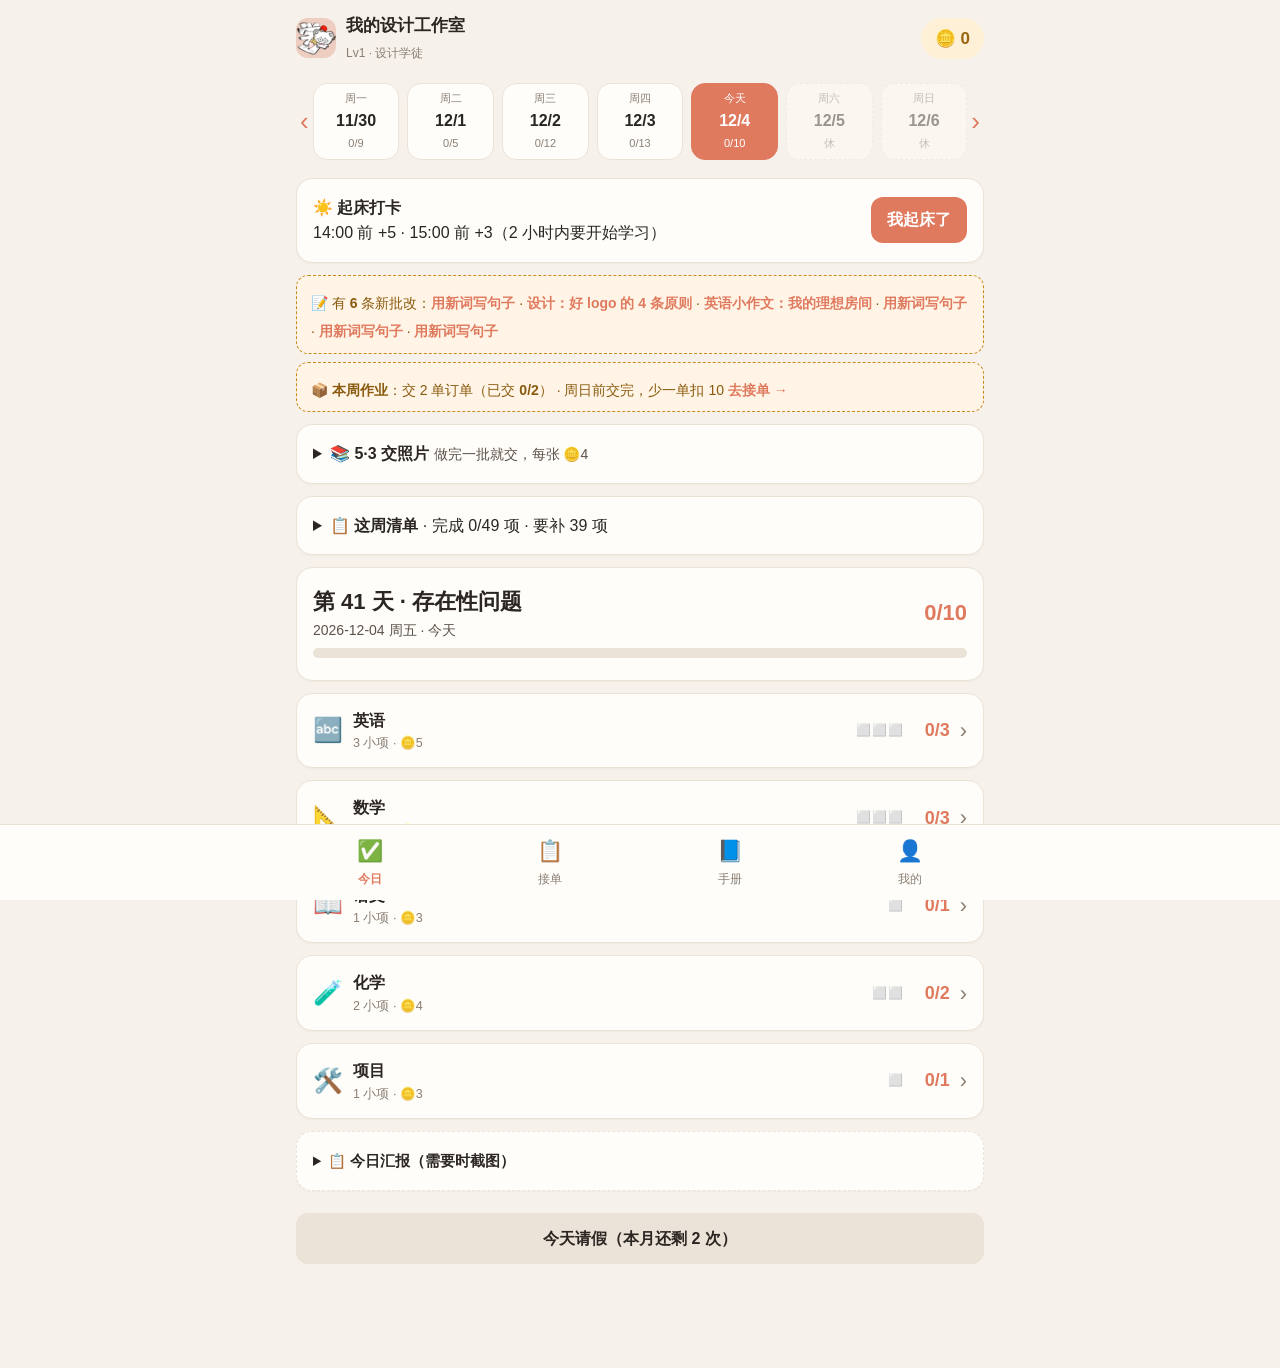
<file: index.html>
<!doctype html>
<html lang="zh-CN"><head><meta charset="utf-8">
<meta name="viewport" content="width=device-width,initial-scale=1,viewport-fit=cover">
<link rel="apple-touch-icon" href="apple-touch-icon.png">
<link rel="manifest" href="manifest.webmanifest">
<link rel="icon" type="image/png" href="icon-512.png">
<meta name="apple-mobile-web-app-capable" content="yes">
<meta name="apple-mobile-web-app-title" content="学习站">
<title>学习站</title>
<link rel="stylesheet" href="style.css?v=1793765370">
</head><body class="app">
<header class="top">
  <div class="brand"><div class="logo" style="background:url(apple-touch-icon.png) center/cover"></div><div><b>我的设计工作室</b><small id="lv"></small></div></div>
  <div class="coins">🪙 <span id="coin">0</span></div>
</header>
<div class="w" id="view"></div>
<nav class="tabs">
  <button data-t="today" class="on"><span>✅</span>今日</button>
  <button data-t="jobs"><span>📋</span>接单</button>
  <button data-t="book"><span>📘</span>手册</button>
  <button data-t="me"><span>👤</span>我的</button>
</nav>
<div class="modal" id="modal"><div class="box" id="mbox"></div></div>

<script src="common.js?v=1793765370"></script>
<script>
const LEVELS = [
  {lv:1, name:'设计学徒', need:0, icon:'🌱'},
  {lv:2, name:'初级设计师', need:200, icon:'✏️'},
  {lv:3, name:'设计师', need:600, icon:'🎨'},
  {lv:4, name:'主设计师', need:1500, icon:'🏆'},
  {lv:5, name:'工作室老板', need:3000, icon:'👑'},
];
const level = e => LEVELS.filter(l => e >= l.need).pop();
const nextLevel = e => LEVELS.find(l => l.need > e);
let tab = 'today';
const $ = s => document.querySelector(s);
const T = dayStr();  // 一天从早上 6 点开始算，凌晨还没睡算前一天
const isWeekend = d => [0,6].includes(new Date(d + 'T12:00').getDay());

// 加载数据文件（加时间戳，保证拿到最新的）
function loadScript(src){ return new Promise(r => { const s = document.createElement('script'); s.src = src + '?v=' + Date.now(); s.onload = r; s.onerror = r; document.body.appendChild(s); }); }
Promise.all([loadScript('data/days.js'), loadScript('data/jobs.js'), loadScript('data/pause.js'), loadScript('data/leave.js'), loadScript('data/adjust.js'), loadScript('data/feedback.js'), loadScript('data/codes.js'), loadScript('data/codes53.js')]).then(() => { addReviewTasks(); save('daysCache', window.DAYS); if (!viewOnly() && !PREVIEW){ checkMissed(); checkWeekJobs(); } else if (freshDevice()) save('start', T); render(); });
// 错题复习：今天（或已经开始复习的那天）在最后加一项"复习错题"
function addReviewTasks(){
  const fixed = load('reviewList', {});
  for (const k of Object.keys(DAYS)){
    if (k > T || (k < T && !fixed[k])) continue;
    const n = reviewList(k).length; if (!n) continue;
    DAYS[k].tasks.push({tag: '复习', t: `复习错题（${n} 道）`, d: '约 10 分钟。前几天第一遍做错的题，再做一遍，做对了才算会了。', quiz: 'review-' + k, review: 1});
  }
}

// 过去的工作日没做完：按没做完的项数扣金币（每天只结算一次）；补完按天数退还
const okLeave = k => (window.LEAVE_OK || []).includes(k);
const paused = k => (window.PAUSE || []).find(p => k >= p.from && k <= p.to);
const daysBetween = (a, b) => Math.round((new Date(b + 'T12:00') - new Date(a + 'T12:00')) / 864e5);
function applyAdjust(){
  const done = load('adjDone', {});
  for (const a of (window.ADJUST || [])){
    if (done[a.id]) continue; done[a.id] = 1; save('adjDone', done);
    addCoins(a.n, (a.n > 0 ? '🎁 姐姐奖励：' : '姐姐扣除：') + a.why);
    toast((a.n > 0 ? '🎁 +' : '') + a.n + ' 金币 · ' + a.why);
  }
}
// 订单周作业：周日过完（周一早上 6 点后）结算，少一单扣 WEEK_JOBS_PEN
function checkWeekJobs(){
  if (!CONFIG.WEEK_JOBS) return;
  const done = load('weekJobs', {}), start = load('start', T);
  for (let mon = weekMon(CONFIG.WEEK_JOBS_FROM); ; mon = todayStr(new Date(new Date(mon + 'T12:00').getTime() + 7 * 864e5))){
    const fri = todayStr(new Date(new Date(mon + 'T12:00').getTime() + 6 * 864e5));  // 周日
    if (fri >= T) break;
    if (done[mon] != null || fri < start || paused(fri) || (CONFIG.WEEK_JOBS_OFF || []).includes(mon)) continue;
    const n = jobsInWeek(mon), miss = Math.max(0, CONFIG.WEEK_JOBS - n), pen = miss * CONFIG.WEEK_JOBS_PEN;
    done[mon] = n; save('weekJobs', done);
    if (pen){ addCoins(-pen, `订单周作业 ${mon.slice(5)} 那周只交了 ${n}/${CONFIG.WEEK_JOBS} 单`); notify(`⚠️ 订单周作业（${mon.slice(5)} 那周）：只交了 ${n}/${CONFIG.WEEK_JOBS} 单，扣 ${pen} 金币`); }
  }
}
function checkMissed(){
  const missed = load('missed', {}), leave = load('leave', {}), start = load('start', null) || (save('start', T), T);
  for (const k of Object.keys(DAYS || {})){
    if (k >= T || k < start || isWeekend(k) || paused(k) || okLeave(k) || missed[k] || dayComplete(k)) continue;
    if (leave[k] && daysBetween(k, T) <= CONFIG.STALE) continue;
    const undone = DAYS[k].tasks.filter((t,i) => !taskDone(k, i, t)), left = undone.length, pen = undone.reduce((a, t) => a + taskCoin(t), 0);  // 没做的每项扣它本来能拿的金币
    const lv = !!leave[k];
    missed[k] = {pen, back: lv ? -1 : 0}; save('missed', missed);
    addCoins(-pen, `${DAYS[k].name} ${lv ? '请假超过 ' + CONFIG.STALE + ' 天没补' : '有 ' + left + ' 项没完成'}`);
    notify(`⚠️ 日报 ${k.slice(5)} ${DAYS[k].name}：${lv ? '请假超过 ' + CONFIG.STALE + ' 天还没补' : '没做完，差 ' + left + ' 项'}，扣 ${pen} 金币\n${dayReport(k)}`);
  }
  // 补完了：按晚了几天退还
  for (const [k, m] of Object.entries(missed)){
    if (typeof m !== 'object' || m.back || !DAYS[k] || !dayComplete(k)) continue;
    const late = daysBetween(k, T), back = Math.round(m.pen * Math.max(0, 1 - CONFIG.REFUND * late));
    m.back = back || -1; save('missed', missed);
    if (back) addCoins(back, `补完 ${DAYS[k].name}，退还`);
    notify(`📚 补完了 ${k} ${DAYS[k].name}` + (back ? `，退还 ${back} 金币` : '（太晚了，不退金币）'));
    toast(back ? `补完了，退还 ${back} 金币` : '补完了');
  }
}
// 欠着的作业：过去的工作日（含请假）还没做完
function backlog(){ const start = load('start', T); return Object.keys(DAYS || {}).filter(k => k < T && k >= start && !isWeekend(k) && !paused(k) && !okLeave(k) && !dayComplete(k)).sort(); }
function stale(){ return backlog().filter(k => daysBetween(k, T) > CONFIG.STALE); }
// 每周一推送上周周报（只推一次）
function weekly(){
  const d = new Date(T + 'T12:00'), mon = new Date(d - ((d.getDay() + 6) % 7) * 864e5), lastMon = todayStr(new Date(mon - 7 * 864e5)), lastSun = todayStr(new Date(mon - 864e5));
  const sent = load('weekly', null); if (sent === lastMon) return;
  const start = load('start', T); if (lastSun < start) { save('weekly', lastMon); return; }
  const days = Object.keys(DAYS || {}).filter(k => k >= lastMon && k <= lastSun && k >= start && !isWeekend(k) && !paused(k));
  if (!days.length) { save('weekly', lastMon); return; }  // 整周放假 / 没任务就不发
  const missed = load('missed', {}), leave = load('leave', {});
  const onTime = days.filter(k => dayComplete(k) && !missed[k] && !leave[k]).length;
  const madeUp = days.filter(k => dayComplete(k) && (missed[k] || leave[k])).length;
  const owe = days.filter(k => !dayComplete(k)).length, lv = days.filter(k => leave[k]).length;
  const net = wallet().log.filter(l => l.t.slice(0, 10) >= lastMon && l.t.slice(0, 10) <= lastSun && !l.why.startsWith('兑换')).reduce((a, l) => a + l.n, 0);
  notify(`📊 周报 ${lastMon} ~ ${lastSun}：${days.length} 个学习日，按时完成 ${onTime} 天，补完 ${madeUp} 天，还欠 ${owe} 天，请假 ${lv} 次${lastMon >= CONFIG.WEEK_JOBS_FROM ? `；订单周作业 ${jobsInWeek(lastMon)}/${CONFIG.WEEK_JOBS}` : ''}；金币净 ${net >= 0 ? '+' : ''}${net}，余额 ${wallet().coins}`);
  save('weekly', lastMon);
}
function leaveLeft(){ const m = T.slice(0, 7); return CONFIG.LEAVE - Object.keys(load('leave', {})).filter(k => k.startsWith(m)).length; }
function askLeave(){
  modal(`<h3>今天请假？</h3><p>本月还剩 <b>${leaveLeft()}</b> 次。请假后今天没做完的任务不扣金币，也不发金币。姐姐会收到通知。</p>
    <div class="row"><button class="ghost" onclick="closeM()">算了</button><button class="main" onclick="doLeave()">确定请假</button></div>`);
}
function doLeave(){ const l = load('leave', {}); l[T] = 1; save('leave', l); notify(`🙋 ${T} 请假（本月还剩 ${leaveLeft()} 次）`); closeM(); toast('已请假'); render(); }

// ===== 今日 =====
function dayKey(){
  const ks = Object.keys(window.DAYS || {}).sort();
  if (DAYS[T] && !dayComplete(T)) return T;
  const next = ks.find(k => k > T && !dayComplete(k));
  return next || (DAYS[T] ? T : (ks.filter(k => k <= T).pop() || ks[0]));
}
function quizState(id){ return load('quiz-' + id, null); }
function taskDone(key, i, t){ if (t.job) return jobsInWeek(key) >= t.job; if (t.lesson) return !!load('lesson', {})[t.lesson]; if (t.quiz){ const q = quizState(t.quiz); return !!(q && q.done); } return !!load('day-' + key, {})[i]; }
function dayComplete(key){ const d = DAYS[key]; return !!d && d.tasks.every((t,i) => taskDone(key, i, t)); }
function unlocked(){ return isWeekend(T) || !DAYS[T] || dayComplete(T); }

let selDay = new URLSearchParams(location.search).get('d') || null;
// 用完 ?d= 就从地址栏去掉，否则刷新时总跳回那一天（点过的日期由 sessionStorage 记住）
if (selDay) try { history.replaceState(null, '', location.pathname); } catch(e){}
function viewToday(){
  const hp = paused(T);
  if (hp && !selDay) return `<div class="c" style="text-align:center;padding:36px 16px"><div style="font-size:52px">🏖️</div><h1>假期中，好好玩！</h1><p class="s">${hp.why || ''}<br>${hp.from} ~ ${hp.to}<br>这几天不用学习、不用打卡、不扣金币</p></div>`;
  const key = selDay || dayKey(), day = DAYS[key];
  const wake = load('wake', {}), WK = ['日','一','二','三','四','五','六'];
  let h = '';
  // ① 日期条：只显示一周，左右切换
  const mon = d => { const x = new Date(d + 'T12:00'); return todayStr(new Date(x - ((x.getDay() + 6) % 7) * 864e5)); };
  const ws = wkStart || mon(key), wd = [...Array(7)].map((_, i) => todayStr(new Date(new Date(ws + 'T12:00').getTime() + i * 864e5)));
  h += `<div class="week"><button class="arr" onclick="shiftWeek(-7)">‹</button><div class="dates">` + wd.map(k => {
    const d = DAYS[k], wkd = '周' + WK[new Date(k + 'T12:00').getDay()];
    if (!d) return `<div class="date off"><small>${k === T ? '今天' : wkd}</small><b>${+k.slice(5,7)}/${+k.slice(8)}</b><small>${isWeekend(k) ? '休' : '—'}</small></div>`;
    const m = d.tasks.filter((t,i) => taskDone(k, i, t)).length;
    return `<button class="date ${k === key ? 'on' : ''} ${k === T ? 'today' : ''}" onclick="selDay='${k}';wkStart=null;render();scrollTo(0,0)"><small>${k === T ? '今天' : wkd}</small><b>${+k.slice(5,7)}/${+k.slice(8)}</b><small>${m === d.tasks.length ? '✅' : m + '/' + d.tasks.length}</small></button>`;
  }).join('') + `</div><button class="arr" onclick="shiftWeek(7)">›</button></div>`;
  // ② 起床打卡（只在今天）
  if (!isWeekend(T) && key === T){
    const wt = wake[T];
    if (wt && wt.ok === true) h += `<div class="c wake on"><b>☀️ 今天 ${wt.time} 起床打卡</b><span>+${wt.coin} 金币</span></div>`;
    else if (wt && wt.ok === 'fail') h += `<div class="c wake"><b>😴 ${wt.time} 打卡后 2 小时没开始学习，打卡作废</b></div>`;
    else if (wt) h += `<div class="c wake"><div><b>☀️ ${wt.time} 已打卡</b><div class="d">${wakeLeft(wt)} 分钟内完成第一项任务，才能拿到起床金币${wt.coin ? '（+' + wt.coin + '）' : ''}</div></div></div>`;
    else if (hm() < '06:00') h += `<div class="c wake"><div><b>🌙 现在是 ${hm()}，该睡觉啦</b><div class="d">起床打卡 06:00 开放</div></div></div>`;
    else h += `<div class="c wake"><div><b>☀️ 起床打卡</b><div class="d">14:00 前 +5 · 15:00 前 +3（2 小时内要开始学习）</div></div><button class="main sm" onclick="wakeUp()">我起床了</button></div>`;
  }
  // 新批改提醒：点一下直接跳过去
  const unseen = newFeedback();
  if (unseen.length) h += `<div class="bar-msg fbbar">📝 有 <b>${unseen.length}</b> 条新批改：${unseen.map(u => `<a class="go" href="#" onclick="openFb('${u.k}');return false">${u.name}</a>`).join(' · ')}</div>`;
  // ③ 欠账提醒
  const bl = backlog(), st = stale();
  if (CONFIG.WEEK_JOBS && T >= CONFIG.WEEK_JOBS_FROM && !paused(T) && !(CONFIG.WEEK_JOBS_OFF || []).includes(weekMon(T))){ const n = jobsInWeek(T), need = CONFIG.WEEK_JOBS; h += `<div class="bar-msg">📦 <b>本周作业</b>：交 ${need} 单订单（已交 <b>${n}/${need}</b>）${n >= need ? ' ✅' : ` · 周日前交完，少一单扣 ${CONFIG.WEEK_JOBS_PEN}`} <a class="go" href="#" onclick="tab='jobs';jobSel=null;render();scrollTo(0,0);return false">去接单 →</a></div>`; }
  if (bl.length) h += `<div class="bar-msg">📌 还欠 <b>${bl.length} 天</b>作业${st.length ? `（${st.length} 天超过 ${CONFIG.STALE} 天，<b>不能接单、不能兑换</b>）` : ''}：${bl.map(k => `<a class="go" href="#" onclick="selDay='${k}';render();scrollTo(0,0);return false">${+k.slice(5,7)}/${+k.slice(8)} 去补</a>`).join(' · ')}</div>`;
  if (key === T) h += view53();
  if (key === T) h += viewWeek();
  if (!day) return h + '<div class="c">这一天没有任务。</div>';
  // ④ 标题 + 进度
  const late = key < T, onLeave = load('leave', {})[key] || okLeave(key), miss = load('missed', {})[key];
  const n = day.tasks.filter((t,i) => taskDone(key, i, t)).length, all = n === day.tasks.length, paid = load('paid', {})[key];
  const note = key === T ? '今天' : key > T ? '可以提前做 · 金币到这天才发' : '已经过了';
  h += `<div class="c head"><div class="row2"><div><h1>${day.name}</h1><span class="s">${key} 周${WK[new Date(key + 'T12:00').getDay()]} · ${note}</span></div><b class="big2">${n}/${day.tasks.length}</b></div><div class="prog"><i style="width:${n/day.tasks.length*100}%"></i></div></div>`;
  if (okLeave(key)) h += `<div class="bar-msg ok">📝 这一天没做完的尽量补上，不扣金币</div>`;
  else if (onLeave) h += `<div class="bar-msg ok">🙋 这一天请假了，不扣金币</div>`;
  else if (late && !all) h += `<div class="bar-msg">⏰ ${miss && miss.pen ? `扣了 ${miss.pen} 金币，<b>今天补完退 ${Math.round(miss.pen * Math.max(0, 1 - CONFIG.REFUND * daysBetween(key, T)))}</b>，越晚退得越少` : '补完不发金币'}</div>`;
  // ⑤ 任务卡片：按科目收成几张卡，点开看里面的小项
  const cards = day.tasks.map((t,i) => {
    const on = taskDone(key, i, t), q = t.quiz ? quizState(t.quiz) : null, wv = t.write ? load('day-' + key, {})[i] : null;
    let act = '';
    if (t.link) act += `<a class="btn2 ${t.quiz && quizState(t.quiz) ? 'light' : ''}" href="${t.link.replace('{d}', key)}">${t.lt || '📖 打开教程'}</a>`;
    // 新教程在每日手册里（id 像 d5-kjl），老教程在 lessons.html
    const lh = t.lesson && (/^py\d/.test(t.lesson) ? `py.html?l=${t.lesson}` : /^d\d+-/.test(t.lesson) ? `book.html?d=${key}#${t.lesson}` : `book.html?d=2026-10-12#${t.lesson}`);
    if (t.lesson){ const lv = load('lesson', {})[t.lesson]; act += lv ? `<div class="wdone">✍️ ${lv.total ? `小测要点 ${lv.hit}/${lv.total}` : esc(lv.text)}<br><small>${lv.time} · 在教程里提交</small></div><a class="btn2 light" href="${lh}">回教程看看</a>` : `<a class="btn2" href="${lh}">${/^py\d/.test(t.lesson) ? '🐍 去写代码' : '📖 去上课'}</a>`; }
    if (t.job){ const n = jobsInWeek(key); act += `<div class="d">这周已经交了 ${n} 单（要 ${t.job} 单）· 可以提前做</div><a class="btn2 ${n >= t.job ? 'light' : ''}" href="#" onclick="tab='jobs';jobSel=null;render();scrollTo(0,0);return false">${n >= t.job ? '再去看看订单' : '去接单 →'}</a>`; }
    if (t.quiz) act += q && q.first != null
      ? `<div class="d">${q.done ? '✅ 已完成' : '⏳ 还要订正'} · 第一次 ${q.first}%</div><a class="btn2 ${q.done ? 'light' : ''}" href="quiz.html?s=${t.quiz}&d=${key}">${q.done ? '查看 / 再刷' : '继续订正'}</a>`
      : `<a class="btn2" href="quiz.html?s=${t.quiz}&d=${key}">开始 →</a>`;
    if (t.code){ const cv = load('day-' + key, {})[i]; act += cv ? `<div class="wdone">✅ 取件码正确<br><small>${cv.time} 交的</small></div>`
      : `<input class="fill" id="code-${key}-${i}" inputmode="numeric" maxlength="6" placeholder="输入姐姐给的 6 位取件码" style="max-width:220px"><button class="main sm" style="margin-top:8px" onclick="submitCode('${key}',${i})">交码</button>`; }
    if (t.write) act += wv ? `<div class="wdone">✍️ ${esc(wv.text)}<br><small>${wv.time} 提交 · <a href="#" onclick="editWrite('${key}',${i});return false">修改</a></small></div>`
      : `<textarea class="fill wbox" data-ws="w-${key}-${i}" id="w-${key}-${i}" placeholder="${t.write}" oninput="draft('${key}',${i},this.value)${t.words ? `;this.nextElementSibling.textContent=wordCount(this.value)+' / ${t.words} 词'` : ''}">${esc(load('draft', {})[key + '-' + i] || '')}</textarea>${t.words ? `<small class="wc" style="display:block;color:#888;margin-top:4px">${wordCount(load('draft', {})[key + '-' + i])} / ${t.words} 词</small>` : ''}<button class="main sm" style="margin-top:8px" onclick="submitWrite('${key}',${i})">提交</button>`;
    // 批改：data/feedback.js 里按 "日期-序号" 或教程 id 存
    const fb = (window.FEEDBACK || {})[key + '-' + i] || (t.lesson && (window.FEEDBACK || {})[t.lesson]);
    if (fb) act += `<details class="fb" ${load('fbSeen', {})[key + '-' + i] ? '' : 'open'}><summary onclick="const s=load('fbSeen',{});s['${key}-${i}']=1;save('fbSeen',s);this.querySelector('.new')?.remove()">📝 批改${load('fbSeen', {})[key + '-' + i] ? '' : ' <span class="new">新</span>'}</summary>${fb.html}</details>`;
    const tick = !t.quiz && !t.write && !t.lesson && !t.job && !t.code ? `onclick="tog('${key}',${i})"` : '';
    return `<div class="c task ${on ? 'done' : ''}"><div class="chk ${on?'on':''}" ${tick}>${on?'✓':''}</div>
      <div style="flex:1"><div class="t">${t.t}<span class="tcoin">🪙${taskCoin(t)}</span></div><div class="d">${t.d}</div>${act}</div></div>`;
  });
  const groups = [];
  day.tasks.forEach((t, i) => { let g = groups.find(x => x.tag === t.tag); if (!g) groups.push(g = {tag: t.tag, idx: []}); g.idx.push(i); });
  const ICON = {英语: '🔤', 数学: '📐', 语文: '📖', 物理: '⚡', 化学: '🧪', 历史: '🏛️', 道法: '⚖️', 项目: '🛠️', 复习: '🔁'}, openG = JSON.parse(sessionStorage.getItem('openG') || '{}');
  h += groups.map(g => {
    const n = g.idx.filter(i => taskDone(key, i, day.tasks[i])).length, all2 = n === g.idx.length, gid = key + g.tag;
    const dots = g.idx.map(i => taskDone(key, i, day.tasks[i]) ? '✅' : '⬜️').join('');
    const coins = g.idx.reduce((a, i) => a + taskCoin(day.tasks[i]), 0);
    return `<details class="c grp ${all2 ? 'gdone' : ''}" ${openG[gid] ? 'open' : ''} ontoggle="const o=JSON.parse(sessionStorage.getItem('openG')||'{}');o['${gid}']=this.open;sessionStorage.setItem('openG',JSON.stringify(o))">
      <summary><span class="gicon">${ICON[g.tag] || '📌'}</span><span class="gname"><b>${g.tag}</b><small>${g.idx.length} 小项 · 🪙${coins}</small></span><span class="gdots">${dots}</span><b class="gnum">${n}/${g.idx.length}</b></summary>
      ${g.idx.map(i => cards[i]).join('')}</details>`;
  }).join('');
  // ⑥ 完成 / 领奖
  if (all) h += `<div class="c done-card"><b>🎉 ${late ? '补完了！' : key > T ? '提前做完了！' : '今天全部完成！'}</b>${paid ? '<div class="d">已领取 +' + CONFIG.DAILY_COIN + ' 金币，去接单吧</div>' : late ? (miss && miss.back > 0 ? '<div class="d">已退还 ' + miss.back + ' 金币</div>' : '<div class="d">补完了</div>') : key > T ? '<div class="d">金币（每项的金币和全勤 +' + CONFIG.DAILY_COIN + '）到那一天打开网站时发</div>' : `<button class="main" onclick="claimDay('${key}')">领取全勤奖励 +${CONFIG.DAILY_COIN} 金币</button>`}</div>`;
  // ⑦ 汇报（截图用）+ 请假，放最下面
  const wk2 = wake[key], got = wallet().log.filter(l => l.t.startsWith(key) && l.n > 0).reduce((a,l) => a + l.n, 0);
  h += `<details class="c report"><summary>📋 今日汇报（需要时截图）</summary>
    <div>起床：${wk2 ? wk2.time : '未打卡'}</div>
    ${day.tasks.map((t,i) => { const q = t.quiz ? quizState(t.quiz) : null; return `<div>${taskDone(key,i,t) ? '✅' : '⬜️'} ${t.t}${q && q.first != null ? ` · 第一次 ${q.first}%` : ''}</div>`; }).join('')}
    <div>获得：🪙 ${got}</div></details>`;
  if (!onLeave && key === T && !isWeekend(T) && !all && leaveLeft() > 0) h += `<button class="ghost" onclick="askLeave()">今天请假（本月还剩 ${leaveLeft()} 次）</button>`;
  return h;
}
// ===== 5·3 交照片：按自己的进度做，攒一批（1–5 张）交一次 =====
// 每科一个批次号：数学第 1 批、第 2 批……码绑定"科目 + 第几批 + 几张"，所以张数改不了、同一个码用不了两次
// b53 = {n: {数学: 已经交了几批}, list: [{s 科目, k 第几批, c 张数, p 页码, at 提交时间, ok 输码时间}]}
// 这周清单：这周要完成什么、要拍哪些照片，周日一次发给姐姐
function weekData(){
  const mon = weekMon(T), items = [], photos = [], ph = load('wkphoto', {});
  for (let n = 0; n < 7; n++){
    const k = todayStr(new Date(new Date(mon + 'T12:00').getTime() + n * 864e5)), d = DAYS[k];
    if (!d) continue;
    d.tasks.forEach((t, i) => {
      const on = taskDone(k, i, t);
      items.push({k, t, on, bu: k < T && !on});
      if (/拍照/.test(t.d || '')) photos.push({id: k + '-' + i, k, t, on: !!ph[k + '-' + i]});
    });
  }
  return {mon, items, photos};
}
function viewWeek(){
  const {items, photos} = weekData(), a = items.filter(x => x.on).length, b = photos.filter(x => x.on).length, WK = ['日','一','二','三','四','五','六'];
  if (!items.length) return '';
  const days = [...new Set(items.map(x => x.k))].map(k => `<p class="s" style="margin:8px 0 2px"><b>${k.slice(5)} 周${WK[new Date(k + 'T12:00').getDay()]}</b></p>` + items.filter(x => x.k === k).map(x => `<div>${x.on ? '✅' : '⬜'} ${x.bu ? '（补）' : ''}${x.t.tag}｜${x.t.t}</div>`).join('')).join('');
  const ph = photos.map(x => `<div style="cursor:pointer;padding:3px 0" onclick="togPhoto('${x.id}')">${x.on ? '✅' : '⬜'} ${x.k.slice(5)} ${x.t.t}</div>`).join('');
  return `<div class="c"><details><summary><b>📋 这周清单</b> · 完成 ${a}/${items.length} 项${items.some(x => x.bu) ? ` · 要补 ${items.filter(x => x.bu).length} 项` : ''}${photos.length ? ` · 📸 ${b}/${photos.length} 张` : ''}</summary>
    ${days}
    ${photos.length ? `<h3 style="margin-top:14px">📸 这周要拍的照片</h3><p class="s">不用天天发，拍好就点一下打勾，周日一起发工作室群。</p>${ph}` : ''}
    <button class="btn2" style="margin-top:12px" onclick="sendWeek()">📤 把这周清单发给姐姐</button>
  </details></div>`;
}
function togPhoto(id){ const p = load('wkphoto', {}); p[id] = !p[id]; save('wkphoto', p); render(); }
function sendWeek(){
  const {mon, items, photos} = weekData(), a = items.filter(x => x.on).length, b = photos.filter(x => x.on).length;
  const not = items.filter(x => !x.on).map(x => `⬜ ${x.k.slice(5)} ${x.bu ? '（补）' : ''}${x.t.tag}｜${x.t.t}`), np = photos.filter(x => !x.on).map(x => `⬜ ${x.k.slice(5)} ${x.t.t}`);
  notify(`📋 这周清单（${mon.slice(5)} 起）：完成 ${a}/${items.length} 项，照片 ${b}/${photos.length} 张` + (not.length ? `\n还没做：\n${not.join('\n')}` : '') + (np.length ? `\n还没拍：\n${np.join('\n')}` : ''));
  toast('发给姐姐了，照片记得发工作室群');
}
function view53(){
  const B = load('b53', {n: {}, list: []}), wait = B.list.filter(x => !x.ok);
  const opt = (a, f) => a.map(f).join('');
  return `<details class="c" ${wait.length ? 'open' : ''}><summary><b>📚 5·3 交照片</b>${wait.length ? ` <span class="s">（${wait.length} 批等码）</span>` : ' <span class="s">做完一批就交，每张 🪙' + CONFIG.B53_COIN + '</span>'}</summary>
    <p class="s" style="margin:8px 0">按自己的进度做，学一章做一张。做了一批（1–${CONFIG.B53_MAX} 张）就在这里交：<b>每一页都拍</b>（黑笔做题 + 红笔订正都要看得到），发到工作室群。姐姐看齐了给你码，输对了一次发金币。</p>
    ${wait.map(x => `<div class="c" style="margin:8px 0;background:var(--bg)"><b>${x.s} · 第 ${x.k} 批 · ${x.c} 张</b>（${esc(x.p)}）<div class="d">${x.at} 提交 · 照片发了吗？等姐姐的码</div>
      <input class="fill" id="c53-${x.s}-${x.k}" inputmode="numeric" maxlength="6" placeholder="输入姐姐给的 6 位码" style="max-width:220px"><button class="main sm" style="margin-top:8px" onclick="code53('${x.s}',${x.k})">交码（+${x.c * CONFIG.B53_COIN}）</button></div>`).join('')}
    <div class="row" style="gap:8px;flex-wrap:wrap;margin-top:8px"><select class="fill" id="s53" style="max-width:120px">${opt(CONFIG.B53_SUBJ, x => `<option>${x}</option>`)}</select>
      <select class="fill" id="n53" style="max-width:110px">${opt([...Array(CONFIG.B53_MAX)].map((_, i) => i + 1), x => `<option value="${x}">${x} 张</option>`)}</select></div>
    <input class="fill" id="p53" placeholder="哪几页 / 哪几节，比如 P12–P20 第 3 节" style="margin-top:8px">
    <button class="main" style="margin-top:8px" onclick="submit53()">📸 照片发好了，交这一批</button>
    ${B.list.filter(x => x.ok).length ? `<div class="d" style="margin-top:8px">已交：${CONFIG.B53_SUBJ.map(su => [su, B.list.filter(x => x.ok && x.s === su).reduce((a, x) => a + x.c, 0)]).filter(x => x[1]).map(([su, c]) => `${su} ${c} 张`).join(' · ')}</div>` : ''}</details>`;
}
function submit53(){
  const s = $('#s53').value, c = +$('#n53').value, p = $('#p53').value.trim();
  if (p.length < 2){ toast('写一下是哪几页'); return; }
  const B = load('b53', {n: {}, list: []});
  if (B.list.some(x => !x.ok && x.s === s)){ toast(`${s} 还有一批在等码，先把那批交完`); return; }
  const k = (B.n[s] || 0) + 1; B.n[s] = k;
  B.list.unshift({s, k, c, p, at: todayStr() + ' ' + hm()}); save('b53', B);
  notify(`📸 5·3 交照片：${s} 第 ${k} 批 · ${c} 张（${p}）
看看工作室群里照片齐不齐（每页都有黑笔做题 + 红笔订正）。齐了就到后台「📸 作业码」→ 5·3，选 ${s} / 第 ${k} 批 / ${c} 张，把码发给她（${c * CONFIG.B53_COIN} 金币）。`);
  toast('交了！等姐姐看完照片给码'); render();
}
function code53(s, k){
  const B = load('b53', {n: {}, list: []}), x = B.list.find(y => y.s === s && y.k === k && !y.ok); if (!x) return;
  const v = document.getElementById(`c53-${s}-${k}`).value.trim(), h = (window.CODES53 || {})[`53-${s}-${k}-${x.c}`];
  if (!h){ toast('姐姐还没生成码，让她打开一下后台'); return; }
  if (!/^\d{6}$/.test(v) || fnv(v) !== h){ toast('码不对，再问问姐姐'); return; }
  x.ok = todayStr() + ' ' + hm(); save('b53', B);
  const n = x.c * CONFIG.B53_COIN; addCoins(n, `5·3 ${s} 第 ${k} 批（${x.c} 张）`);
  notify(`✅ 5·3 ${s} 第 ${k} 批 · ${x.c} 张：码正确，+${n} 金币`); toast('+' + n + ' 金币'); render();
}

// 新批改：feedback.js 里还没看过的（任务"日期-序号"、教程 id、订单 id）
function newFeedback(){
  const F = window.FEEDBACK || {}, seen = load('fbSeen', {}), out = [];
  for (const k of Object.keys(F)){
    if (seen[k]) continue;
    let m = k.match(/^(\d{4}-\d\d-\d\d)-(\d+)$/), name = '';
    if (m && DAYS[m[1]] && DAYS[m[1]].tasks[+m[2]]) name = DAYS[m[1]].tasks[+m[2]].t;
    else if (job(k)) name = job(k).title;
    else { for (const d of Object.keys(DAYS)) DAYS[d].tasks.forEach((t, i) => { if (t.lesson === k){ name = t.t; if (seen[d + '-' + i]) seen[k] = 1; } }); }
    if (name && !seen[k]) out.push({k, name});
  }
  return out;
}
function openFb(k){
  const s = load('fbSeen', {}); s[k] = 1; save('fbSeen', s);
  if (job(k)){ tab = 'jobs'; jobSel = k; render(); scrollTo(0, 0); return; }
  let d = null, i = -1, m = k.match(/^(\d{4}-\d\d-\d\d)-(\d+)$/);
  if (m){ d = m[1]; i = +m[2]; } else for (const x of Object.keys(DAYS)) DAYS[x].tasks.forEach((t, j) => { if (t.lesson === k){ d = x; i = j; } });
  if (!d) return;
  s[d + '-' + i] = 1; save('fbSeen', s);
  const o = JSON.parse(sessionStorage.getItem('openG') || '{}'); o[d + DAYS[d].tasks[i].tag] = true; sessionStorage.setItem('openG', JSON.stringify(o));
  tab = 'today'; selDay = d; wkStart = null; render();
  setTimeout(() => { const el = document.querySelectorAll('.grp[open] .task')[0] && [...document.querySelectorAll('.task')].find(x => x.innerHTML.includes(DAYS[d].tasks[i].t)); if (el) el.scrollIntoView({block: 'center'}); }, 50);
}
let wkStart = null;
function shiftWeek(n){
  const cur = wkStart || (() => { const x = new Date((selDay || dayKey()) + 'T12:00'); return todayStr(new Date(x - ((x.getDay() + 6) % 7) * 864e5)); })();
  wkStart = todayStr(new Date(new Date(cur + 'T12:00').getTime() + n * 864e5));
  const end = todayStr(new Date(new Date(wkStart + 'T12:00').getTime() + 6 * 864e5));
  const first = Object.keys(DAYS).sort().find(k => k >= wkStart && k <= end); if (first) selDay = first;
  render();
}
function editWrite(key, i){ const d = load('day-' + key, {}), dr = load('draft', {}); dr[key + '-' + i] = d[i].text; delete d[i]; save('day-' + key, d); save('draft', dr); render(); }
function draft(key, i, v){ const d = load('draft', {}); d[key + '-' + i] = v; save('draft', d); }
const esc = x => String(x).replace(/[&<>"]/g, c => ({'&':'&amp;','<':'&lt;','>':'&gt;','"':'&quot;'}[c]));
function submitWrite(key, i){
  const v = document.getElementById(`w-${key}-${i}`).value.trim(), t = DAYS[key].tasks[i];
  if (t.words){ const n = wordCount(v); if (n < t.words){ toast(`再多写一点（至少 ${t.words} 个英文单词，现在 ${n} 个）`); return; } }
  else if (v.length < (t.min || 10)){ toast(`再多写一点（至少 ${t.min || 10} 个字）`); return; }
  const d = load('day-' + key, {}); d[i] = {text: v, time: todayStr() + ' ' + hm()}; save('day-' + key, d); const dr = load('draft', {}); delete dr[key + '-' + i]; save('draft', dr);
  notify(`✍️ ${t.t}：\n${v}\n${writeStats('w-' + key + '-' + i, v)}`); clearWrite('w-' + key + '-' + i); render();
}
function submitCode(key, i){
  const t = DAYS[key].tasks[i], v = document.getElementById(`code-${key}-${i}`).value.trim(), h = (window.CODES || {})[t.code];
  if (!h){ toast('姐姐还没生成这周的码，让她打开一下后台'); return; }
  if (!/^\d{6}$/.test(v) || fnv(v) !== h){ toast('码不对，再问问姐姐'); return; }
  const d = load('day-' + key, {}); d[i] = {text: '取件码正确', time: todayStr() + ' ' + hm()}; save('day-' + key, d);
  notify(`📸 ${t.t}：取件码正确，已交`); render();
}
function tog(key, i){ const d = load('day-' + key, {}); d[i] = !d[i]; save('day-' + key, d); render(); }
// 当天完成的任务每项 +2，一项只给一次；补的不给
function settle(){
  const got = load('taskpaid', {}); let did = false;
  // 提前做的任务也算完成，但金币到那一天打开网站时才发
  for (const key of Object.keys(window.DAYS || {}).filter(k => k === T)){
    got[key] = got[key] || {};
    DAYS[key].tasks.forEach((t, i) => {
      if (got[key][i] || !taskDone(key, i, t)) return;
      got[key][i] = 1; save('taskpaid', got); did = true;
      addCoins(taskCoin(t), '完成：' + t.t); toast('+' + taskCoin(t) + ' 金币 · ' + t.t);
    });
  }
  checkWake(did);
  autoReport();
}
const mins = t => +t.slice(0,2) * 60 + +t.slice(3,5);
function wakeLeft(wt){ return Math.max(0, 120 - (mins(hm()) - mins(wt.time))); }
function wakeUp(){
  const w = load('wake', {}); if (w[T] || hm() < '06:00' || paused(T)) return;
  const now = hm(); const rule = CONFIG.WAKE.find(([t]) => now <= t); const coin = rule ? rule[1] : 0;
  w[T] = {time: now, coin, ok: false}; save('wake', w);
  notify(`☀️ 起床打卡 ${now}（2 小时内开始学习才算数）`);
  toast('打卡成功！2 小时内完成第一项任务才有金币'); render();
}
// 打卡后：2 小时内完成了任务 → 发金币；超时没动 → 作废
function checkWake(justDid){
  const w = load('wake', {}), wt = w[T]; if (!wt || wt.ok !== false) return;
  if (justDid && wakeLeft(wt) > 0){
    wt.ok = true; save('wake', w);
    if (wt.coin) addCoins(wt.coin, '起床打卡 ' + wt.time);
    notify(`✅ ${wt.time} 起床，${mins(hm()) - mins(wt.time)} 分钟后完成第一项任务` + (wt.coin ? `，起床 +${wt.coin} 金币` : ''));
  } else if (wakeLeft(wt) === 0){
    wt.ok = 'fail'; save('wake', w);
    notify(`😴 ${wt.time} 打卡后 2 小时没开始学习，起床打卡作废`);
  }
}
// 日报：按科目列出每项的结果，姐姐一眼看清
function taskResult(key, i, t){
  if (t.quiz){ const q = quizState(t.quiz); return q && q.first != null ? `${q.first}%` : '✓'; }
  if (t.lesson){ const l = load('lesson', {})[t.lesson]; return l && l.total ? `要点 ${l.hit}/${l.total}` : '✓'; }
  if (t.write){ const w = load('day-' + key, {})[i]; return w && w.text ? `${t.words ? wordCount(w.text) + ' 词' : w.text.length + ' 字'}` : '✓'; }
  return '✓';
}
function dayReport(key){
  const d = DAYS[key], groups = {};
  d.tasks.forEach((t, i) => { const g = groups[t.tag] = groups[t.tag] || []; const short = /挑战/.test(t.t) ? '挑战题' : /基础练习/.test(t.t) ? '基础题' : /周测/.test(t.t) ? '周测' : t.t.replace(/[：:].*$/, '').slice(0, 24); g.push(`${taskDone(key, i, t) ? '' : '❌'}${short} ${taskDone(key, i, t) ? taskResult(key, i, t) : '没做'}`); });
  const wk = load('wake', {})[key];
  return Object.entries(groups).map(([g, a]) => `${g}：${a.join(' · ')}`).join('\n') + (wk ? `\n☀️ 起床 ${wk.time}` : '');
}
function autoReport(){
  const r = load('reported', {});
  if (!DAYS[T] || r[T] || !dayComplete(T)) return;
  r[T] = 1; save('reported', r);
  notify(`📅 日报 ${T.slice(5)} ${DAYS[T].name}：✅ ${DAYS[T].tasks.length}/${DAYS[T].tasks.length} 全部完成（最后一项 ${hm()}）\n${dayReport(T)}`);
}
function claimDay(key){
  const p = load('paid', {}); if (p[key] || key !== T) return; p[key] = 1; save('paid', p);
  addCoins(CONFIG.DAILY_COIN, '完成 ' + DAYS[key].name);
  notify(`🎉 ${DAYS[key].name} 全部完成，+${CONFIG.DAILY_COIN} 金币`); toast('+' + CONFIG.DAILY_COIN + ' 金币'); render();
}

// ===== 接单 =====
// 订单状态存成 {st, at, dep}：st 状态，at 接单日期，dep 交了多少保证金（兼容以前存的字符串）
const STATUS = {open:['可接单','s-open'], doing:['进行中','s-doing'], review:['待验收','s-review'], done:['已完成','s-done']};
const jget = id => { const v = load('jobs', {})[id]; return typeof v === 'string' ? {st: v, dep: 0} : (v || {st: 'open'}); };
function jset(id, v){ const js = load('jobs', {}); js[id] = v; save('jobs', js); }
const deposit = j => Math.round(j.reward * CONFIG.DEPOSIT);
const breach = j => Math.round(j.reward * CONFIG.BREACH);
const dueOf = (j, v) => v.at ? todayStr(new Date(new Date(v.at + 'T12:00').getTime() + j.days * 864e5)) : null;
const doingCount = () => (window.JOBS || []).filter(j => jget(j.id).st === 'doing').length;
let jobSel = null, jobType = '全部';
// 超时：过了截止日还没提交，保证金不退，订单回到大厅
function checkJobs(){
  for (const j of (window.JOBS || [])){
    const v = jget(j.id); if (v.st !== 'doing' || !v.at) continue;
    if (dueOf(j, v) < T){ const pen = v.dep + breach(j); addCoins(-pen, '超时赔付：' + j.title); jset(j.id, {st: 'open'}); notify(`⌛ 订单超时：${jobNo(j)} ${j.title}，退还定金 ${v.dep} + 赔付 ${breach(j)}，共扣 ${pen}`); }
  }
}
// 订单到了发布日期（pub）才显示：姐姐回国前一次传完，每周一自动"上新"。预览浏览器、已经接过的单不受影响
const jobLive = j => PREVIEW || !j.pub || j.pub <= T || jget(j.id).st !== 'open';
function viewJobs(){
  if (jobSel && job(jobSel) && jobLive(job(jobSel)) && (PREVIEW || !(job(jobSel).minLv && level(wallet().earned).lv < job(jobSel).minLv))) return viewJob(job(jobSel));
  jobSel = null;
  let h = `<h1>接单大厅</h1><p class="s">点开订单看详情 · 接单先拿 ${CONFIG.DEPOSIT * 100}% 定金 · 同时最多 ${CONFIG.JOB_LIMIT} 单</p>`;
  // 排序：进行中 / 待验收在最上面，可接单在中间，已完成变灰放最下面
  const rank = {doing: 0, review: 0, open: 1, done: 2};
  const list = (window.JOBS || []).filter(jobLive).sort((a, b) => (rank[jget(a.id).st] - rank[jget(b.id).st]) || (b.pub || '').localeCompare(a.pub || ''));
  let shownDone = false, shownDoing = false, shownOpen = false;
  h += '<div class="chips">' + ['全部','室内','设计','画画','编程','英语'].map(t => `<button class="${jobType === t ? 'on' : ''}" onclick="jobType='${t}';render()">${t}</button>`).join('') + '</div>';
  for (const j of list.filter(j => jobType === '全部' || j.type === jobType)){
    const v = jget(j.id), lvLock = !PREVIEW && j.minLv && level(wallet().earned).lv < j.minLv;
    if ((v.st === 'doing' || v.st === 'review') && !shownDoing){ h += '<h2>📌 进行中 · 待完成</h2>'; shownDoing = true; }
    if (v.st === 'open' && !shownOpen){ h += '<h2>🆕 可以接的单</h2>'; shownOpen = true; }
    if (v.st === 'done' && !shownDone){ h += '<h2 style="color:var(--faint)">已完成</h2>'; shownDone = true; }
    if (lvLock){ h += `<div class="c job locked" onclick="toast('Lv${j.minLv} 解锁后才能看详情')"><div class="row2"><span class="tag t-${j.type}">${j.type}</span><b class="reward">🪙 ???</b></div>
      <h3><span class="jno">${jobNo(j)}</span>${j.title}</h3><div class="meta"><span>🔒 Lv${j.minLv}「${LEVELS[j.minLv - 1].name}」解锁 · 还差 ${LEVELS[j.minLv - 1].need - wallet().earned} 金币</span><span>神秘订单，升级后揭晓</span></div></div>`; continue; }
    h += `<div class="c job jrow ${v.st === 'done' ? 'jdone' : ''}" onclick="jobSel='${j.id}';render();scrollTo(0,0)">
      <div class="row2"><span class="tag t-${j.type}">${j.type}</span><b class="reward">🪙 ${j.reward}</b></div>
      <h3><span class="jno">${jobNo(j)}</span>${j.title}</h3><div class="meta">${j.pub ? `<span>发布 ${j.pub.slice(5)}</span>` : ''}<span>甲方：${j.client}</span><span>⏱ 接单后 ${j.days} 天内交</span><span>${'★'.repeat(j.stars)}${'☆'.repeat(3 - j.stars)}</span>${j.tool ? `<span>🛠️ ${j.tool}</span>` : ''}
      <span class="${STATUS[v.st][1]}">● ${STATUS[v.st][0]}${v.st === 'doing' && v.at ? ' · 截止 ' + dueOf(j, v).slice(5) : ''}</span>${lvLock ? `<span>🔒 Lv${j.minLv} 解锁（还差 ${LEVELS[j.minLv - 1].need - wallet().earned} 金币）</span>` : ''}</div></div>`;
  }
  return h;
}
function viewJob(j){
  if ((window.FEEDBACK || {})[j.id]){ const sn = load('fbSeen', {}); if (!sn[j.id]){ sn[j.id] = 1; save('fbSeen', sn); } }
  const v = jget(j.id), w = wallet(), dep = deposit(j), lvLock = !PREVIEW && j.minLv && level(w.earned).lv < j.minLv;
  const li = a => '<ul>' + a.map(x => `<li>${x}</li>`).join('') + '</ul>';
  let h = `<a class="back" href="#" onclick="jobSel=null;render();return false">← 返回接单大厅</a>
    <div class="c"><div class="row2"><span class="tag t-${j.type}">${j.type}</span><span class="${STATUS[v.st][1]}">● ${STATUS[v.st][0]}</span></div>
    <div class="jno" style="margin-top:8px">${jobNo(j)}</div><h1 style="margin:2px 0 4px">${j.title}</h1><div class="meta"><span>甲方：${j.client}</span><span>⏱ 接单后 ${j.days} 天内交付</span><span>难度 ${'★'.repeat(j.stars)}${'☆'.repeat(3 - j.stars)}</span></div></div>
    <div class="c jd ${PREVIEW ? '' : 'nocopy'}"><h3>📝 需求说明</h3><p>${j.brief}</p>
    ${j.tool ? `<h3>🛠️ 指定工具</h3><p><b>${j.tool}</b>（必须用这个做，验收时会看）</p>` : ''}
    <h3>📦 要交什么</h3>${li(j.deliver)}
    <h3>📐 具体要求</h3>${li(j.spec)}
    <h3>✅ 验收标准</h3>${li(j.accept)}
    ${(j.pre || []).length ? `<h3>📚 前置课（交了小测才能接单）</h3><div>${j.pre.map(id => `<div>${load('lesson', {})[id] ? '✅' : '⬜️'} <a class="go" href="${lessonUrl(id)}">${lessonName(id)}</a></div>`).join('')}</div>` : ''}
    ${j.ref ? `<h3>📖 参考</h3><a class="go" href="${j.ref}">${/l=free/.test(j.ref) ? '🐍 打开自由编辑器写代码 →' : '打开相关教程 →'}</a>` : ''}</div>
    ${(window.FEEDBACK || {})[j.id] ? `<div class="c"><div class="fb" style="margin:0"><b>📝 批改</b>${window.FEEDBACK[j.id].html}${v.text ? `<details style="margin-top:6px"><summary>看我交的原文</summary><div style="white-space:pre-wrap">${esc(v.text)}</div></details>` : ''}</div></div>` : ''}
    <div class="c jd"><h3>💰 报酬</h3>
    <div class="pay"><div><small>接单：先拿定金</small><b>+${dep}</b></div><div><small>满意：再拿尾款</small><b>+${j.reward - dep}</b></div><div><small>一般：尾款打折（总共 ${CONFIG.GOOD_ENOUGH * 100}%）</small><b>+${Math.round(j.reward * CONFIG.GOOD_ENOUGH) - dep}</b></div><div><small>放弃或超时：退定金 + 赔付</small><b>−${dep + breach(j)}</b></div></div>
    <p class="s" style="margin:10px 0 0">💬 觉得价格不合适、想改要求？去「工作室」群找甲方谈，谈好了订单会更新。</p></div>`;
  // 最下面：操作
  if (lvLock) h += `<div class="bar-msg">🔒 累计赚到 <b>${LEVELS[j.minLv - 1].need}</b> 金币升到 Lv${j.minLv}「${LEVELS[j.minLv - 1].name}」才能接，还差 <b>${LEVELS[j.minLv - 1].need - w.earned}</b> 金币。多做作业、多接单就能升级！</div><button class="ghost" disabled>🔒 Lv${j.minLv} 解锁</button>`;
  else if (v.st === 'open'){
    const need = PREVIEW ? [] : (j.pre || []).filter(id => !load('lesson', {})[id]);
    if (need.length) h += `<div class="bar-msg">📚 接这一单之前要先学完前置课，交了小测就能接。</div><a class="btn2" style="display:block;text-align:center" href="${lessonUrl(need[0])}">去上：${LESSON_NAMES[need[0]] || need[0]} →</a><button class="main" disabled>接单</button>`;
    else {
    const why = doingCount() >= CONFIG.JOB_LIMIT ? `手上已经有 ${CONFIG.JOB_LIMIT} 单了` : stale().length ? `有作业欠了超过 ${CONFIG.STALE} 天，先补完` : w.coins < 0 ? '金币是负数，先补作业' : !unlocked() ? '先完成今天的任务' : '';
    h += why ? `<div class="bar-msg">🔒 ${why}</div><button class="main" disabled>接单</button>` : `<button class="main" onclick="take('${j.id}')">接单（马上拿定金 ${dep} 金币）</button>`;
    }
  } else if (v.st === 'doing' && j.write) h += `<div class="c"><h3 style="margin:0 0 4px">✍️ 在这里写（至少 ${j.write} 个词）</h3><p class="s" style="margin:0">不能粘贴；写的时间、有没有切出去都会记下来，一起交给姐姐。写一半可以先走，草稿会保存。</p>
      <textarea class="fill wbox" style="min-height:220px" data-ws="job-${j.id}" id="jw-${j.id}" oninput="const d=load('jdraft',{});d['${j.id}']=this.value;save('jdraft',d);$('#wc-${j.id}').textContent=(this.value.match(/[A-Za-z']+/g)||[]).length">${esc(load('jdraft', {})[j.id] || '')}</textarea>
      <div class="s" style="margin:4px 0 0">已写 <b id="wc-${j.id}">${((load('jdraft', {})[j.id] || '').match(/[A-Za-z']+/g) || []).length}</b> 个词</div></div>
      <div class="bar-msg">截止：${v.at ? dueOf(j, v) : '—'} · 已拿定金 ${v.dep}</div><button class="gold" onclick="submitWriteJob('${j.id}')">写完了，提交</button><button class="ghost" style="margin-top:0" onclick="dropJob('${j.id}')">放弃这单（退定金 + 赔付）</button>`;
  else if (v.st === 'doing' && /l=free/.test(j.ref || '') && !PREVIEW && !((load('pyfree', {}).progs || {})[j.id] || {}).passed) h += `<div class="bar-msg">截止：${v.at ? dueOf(j, v) : '—'} · 已拿定金 ${v.dep}</div><div class="bar-msg">🧪 编程单要先在自由编辑器里点「自检」，全部通过才能提交。</div><a class="btn2" style="display:block;text-align:center" href="${j.ref}">去写代码 / 自检 →</a><button class="gold" disabled>我做完了，提交</button><button class="ghost" style="margin-top:0" onclick="dropJob('${j.id}')">放弃这单（退定金 + 赔付）</button>`;
  else if (v.st === 'doing') h += `<div class="bar-msg">截止：${v.at ? dueOf(j, v) : '—'} · 已拿定金 ${v.dep}</div><button class="gold" onclick="submitJob('${j.id}')">我做完了，提交</button><button class="ghost" style="margin-top:0" onclick="dropJob('${j.id}')">放弃这单（退定金 + 赔付）</button>`;
  else if (v.st === 'review') h += `<div class="bar-msg">已提交，等姐姐验收。不满意的话会让你返工。</div><button class="gold" onclick="askCode('${j.id}')">输入验收码</button>`;
  else h += `<div class="bar-msg ok">✅ 已完成${v.got ? '，拿到 ' + v.got + ' 金币' : ''}</div>`;
  return h;
}
const job = id => JOBS.find(x => x.id === id);
function take(id){
  const j = job(id), dep = deposit(j);
  if (doingCount() >= CONFIG.JOB_LIMIT || wallet().coins < 0) return;
  addCoins(dep, '定金：' + j.title); jset(id, {st: 'doing', at: T, dep});
  notify(`📋 接单：${jobNo(j)} ${j.title}（报酬 ${j.reward}，已付定金 ${dep}，截止 ${dueOf(j, {at: T})}）`); toast('接单成功，加油'); render();
}
function dropJob(id){
  const j = job(id), v = jget(id);
  const pen = v.at ? v.dep + breach(j) : 0;  // 以前没付定金的老订单，放弃不赔
  modal(`<h3>放弃「${j.title}」？</h3><p>${pen ? `要退还定金 <b>${v.dep}</b>，再赔付 <b>${breach(j)}</b>，一共扣 <b>${pen}</b> 金币。` : ''}订单回到大厅，以后还能再接。姐姐会收到通知。</p>
    <div class="row"><button class="ghost" onclick="closeM()">再想想</button><button class="main" onclick="doDrop('${id}',${pen})">确定放弃</button></div>`);
}
function doDrop(id, pen){
  const j = job(id); if (pen) addCoins(-pen, '放弃赔付：' + j.title);
  jset(id, {st: 'open'}); notify(`↩️ 放弃订单：${jobNo(j)} ${j.title}` + (pen ? `，退定金 + 赔付共 ${pen}` : '')); closeM(); render();
}
function submitJob(id){
  modal(`<h3>提交「${job(id).title}」</h3><p>把作品发到飞书的<b>「工作室」群</b>：第一行写订单名，再附上要交的东西。姐姐验收后会给你 <b>6 位验收码</b>：满意码拿全额，一般码拿 60%，不行就要返工。</p>
    <div class="row"><button class="ghost" onclick="closeM()">再改改</button><button class="main" onclick="jset('${id}',Object.assign(jget('${id}'),{st:'review',sub:dayStr()}));notify('📤 提交作品：${jobNo(job(id))} ${job(id).title}，等你验收');closeM();render()">已发给姐姐</button></div>`);
}
function submitWriteJob(id){
  const j = job(id), t = ($('#jw-' + id).value || '').trim(), n = (t.match(/[A-Za-z']+/g) || []).length;
  if (n < j.write){ toast(`还差 ${j.write - n} 个词`); return; }
  jset(id, Object.assign(jget(id), {st: 'review', text: t, sub: dayStr()}));
  notify(`📤 提交作品：${jobNo(j)} ${j.title}（${n} 词）\n${t}\n${writeStats('job-' + id, t)}`);
  clearWrite('job-' + id); const d = load('jdraft', {}); delete d[id]; save('jdraft', d);
  toast('已提交，等姐姐验收'); render();
}
function askCode(id){
  modal(`<h3>输入验收码</h3><p>「${job(id).title}」验收后，姐姐会告诉你 6 位数字。</p><input id="cin" inputmode="numeric" maxlength="6" autocomplete="off">
    <div class="row"><button class="ghost" onclick="closeM()">取消</button><button class="main" onclick="checkCode('${id}')">领取</button></div>`);
}
function checkCode(id){
  const j = job(id), v = jget(id), c = fnv($('#cin').value.trim()), hs = [].concat(j.h);
  const tier = c === hs[0] ? 1 : c === hs[1] ? CONFIG.GOOD_ENOUGH : 0;
  if (!tier){ toast('验收码不对，再问问姐姐'); return; }
  const rest = Math.round(j.reward * tier) - (v.dep || 0);  // 尾款 = 应得 − 已拿的定金
  if (rest) addCoins(rest, `尾款${tier < 1 ? '（一般）' : ''}：` + j.title);
  jset(id, {st: 'done', got: Math.round(j.reward * tier)}); closeM();
  notify(`✅ 订单完成：${jobNo(j)} ${j.title}，${tier < 1 ? '一般' : '满意'}，尾款 ${rest}（总共 ${Math.round(j.reward * tier)}）`); toast('+' + rest + ' 金币'); render();
}

// ===== 手册 =====
function viewBook(){
  return `<h1>学习手册</h1><p class="s">路线、目标学校、三年计划都在这里</p>
    <div class="c"><a class="go big" href="handbook.html">📘 打开成长手册 →</a><div class="d">从现在到上大学：要去哪、学什么、每个月做什么。</div></div>
    <div class="c"><a class="go big" href="book.html?k=skills">🎓 技能课 →</a><div class="d">接某些订单之前要先学的课（比如奶茶店要先学平面图）。</div></div>
    <div class="c"><a class="go big" href="planner.html">📐 户型练习台 →</a><div class="d">按真实尺寸摆家具，自动检查通道够不够宽。手机上酷家乐太小时用它练布局。</div></div>
    <div class="c"><a class="go big" href="py.html?l=free">🐍 Python 自由编辑器 →</a><div class="d">自己随便写程序，不判对错，可以存好几个。编程订单都在这里写。</div></div>
    <div class="c"><a class="go big" href="book.html">📗 每日手册 →</a><div class="d">每天要学的讲解都在这里：数学、英语语法、听力方法、软件课。按天翻。</div></div>
`;
}

// ===== 我的 =====
function viewMe(){
  const w = wallet(), L = level(w.earned), N = nextLevel(w.earned);
  const pct = N ? (w.earned - L.need) / (N.need - L.need) * 100 : 100;
  const jobsDone = (window.JOBS || []).filter(j => jget(j.id).st === 'done').length;
  const days = Object.keys(load('paid', {})).length;
  let h = `<h1>我的</h1><div class="c profile"><div class="avatar">${L.icon}</div><div style="flex:1"><b class="lvname">Lv${L.lv} · ${L.name}</b>
    <div class="prog"><i style="width:${pct}%"></i></div><div class="d">${N ? `累计 ${w.earned} / ${N.need} 升到「${N.name}」` : '最高等级！'}</div></div></div>
    <div class="c"><b>🏅 等级表</b><div class="d">按累计赚到的金币升级（兑换零花钱不会掉级）</div>${LEVELS.map(l => `<div class="log"><span>${l.icon} Lv${l.lv} ${l.name}</span><span>${l.need ? '累计 ' + l.need + ' 金币' : '起点'} ${w.earned >= l.need ? '✅' : ''}</span></div>`).join('')}</div>
    <div class="c stats"><div><b>${w.coins}</b><small>金币余额</small></div><div><b>${jobsDone}</b><small>完成订单</small></div><div><b>${days}</b><small>完成天数</small></div></div>
    <div class="c"><b>💰 兑换零花钱</b><div class="d">${CONFIG.RATE} 金币 = 1 元 · 现在可换 <b>${Math.floor(w.coins / CONFIG.RATE)}</b> 元</div>
    ${stale().length ? `<div class="bar-msg">📌 有作业欠了超过 ${CONFIG.STALE} 天，补完才能兑换</div>` : ''}
    <button class="gold" ${w.coins < CONFIG.RATE || stale().length ? 'disabled' : ''} onclick="cashOut()">申请兑换</button></div>
    <div class="c"><b>📜 金币记录</b>`;
  h += w.log.length ? w.log.slice(0, 30).map(l => `<div class="log"><span>${l.why}<br><small>${l.t}</small></span><b class="${l.n > 0 ? 'plus' : ''}">${l.n > 0 ? '+' : ''}${l.n}</b></div>`).join('') : '<div class="d">还没有记录</div>';
  return h + '</div>';
}
function cashOut(){
  const y = Math.floor(wallet().coins / CONFIG.RATE);
  modal(`<h3>兑换 ${y} 元</h3><p>确认后扣掉 ${y * CONFIG.RATE} 金币，截图发给姐姐，姐姐转钱给你。</p>
    <div class="row"><button class="ghost" onclick="closeM()">先攒着</button><button class="gold" onclick="doCash(${y})">确认兑换</button></div>`);
}
function doCash(y){ addCoins(-y * CONFIG.RATE, `兑换 ${y} 元零花钱`); notify(`💰 申请兑换 ${y} 元零花钱`); closeM(); toast('已申请，截图发给姐姐'); render(); }

// ===== 通用 =====
function modal(h){ $('#mbox').innerHTML = h; $('#modal').classList.add('show'); }
function closeM(){ $('#modal').classList.remove('show'); }
$('#modal').onclick = e => { if (e.target.id === 'modal') closeM(); };
// 刷新后停在原来的页面（标签、订单详情、日期）
try { const nav = JSON.parse(sessionStorage.getItem('nav') || '{}'); if (nav.tab) tab = nav.tab; if (nav.job) jobSel = nav.job; if (nav.day && !selDay) selDay = nav.day; } catch(e){}
function render(){
  try { sessionStorage.setItem('nav', JSON.stringify({tab, job: jobSel, day: selDay})); } catch(e){}
  // 只看不记（新设备 / iOS 不在主屏幕 App 里）：不结算。新设备的 start 一直记成今天，以后真用这台设备了也不会回头扣以前的天
  if (window.DAYS && !PREVIEW){ if (viewOnly()){ if (freshDevice()) save('start', T); } else { applyAdjust(); settle(); checkMissed(); weekly(); checkJobs(); } }
  const w = wallet(); $('#coin').textContent = w.coins; const L = level(w.earned); $('#lv').textContent = `Lv${L.lv} · ${L.name}`;
  $('#view').innerHTML = (outsideApp() && !PREVIEW ? '<div class="bar-msg">📱 这是浏览器窗口，不是学习站 App：这里只能看，做的作业和金币<b>不会记进 App</b>。请关掉这个窗口，从主屏幕的「学习站」图标打开。</div>' : '') + (PREVIEW ? '<div class="bar-msg ok">👀 预览模式：你看到的是全部内容（不锁），诗予那边该锁的照样锁。这里的操作只改你自己浏览器的数据，不推送。</div>' : '') + {today: viewToday, jobs: viewJobs, book: viewBook, me: viewMe}[tab]();
  document.querySelectorAll('.tabs button').forEach(b => b.classList.toggle('on', b.dataset.t === tab));
  document.querySelectorAll('textarea[data-ws]').forEach(el => guardWrite(el, el.dataset.ws));
}
document.querySelectorAll('.tabs button').forEach(b => b.onclick = () => { tab = b.dataset.t; jobSel = null;  render(); scrollTo(0, 0); });
</script></body></html>
</file>
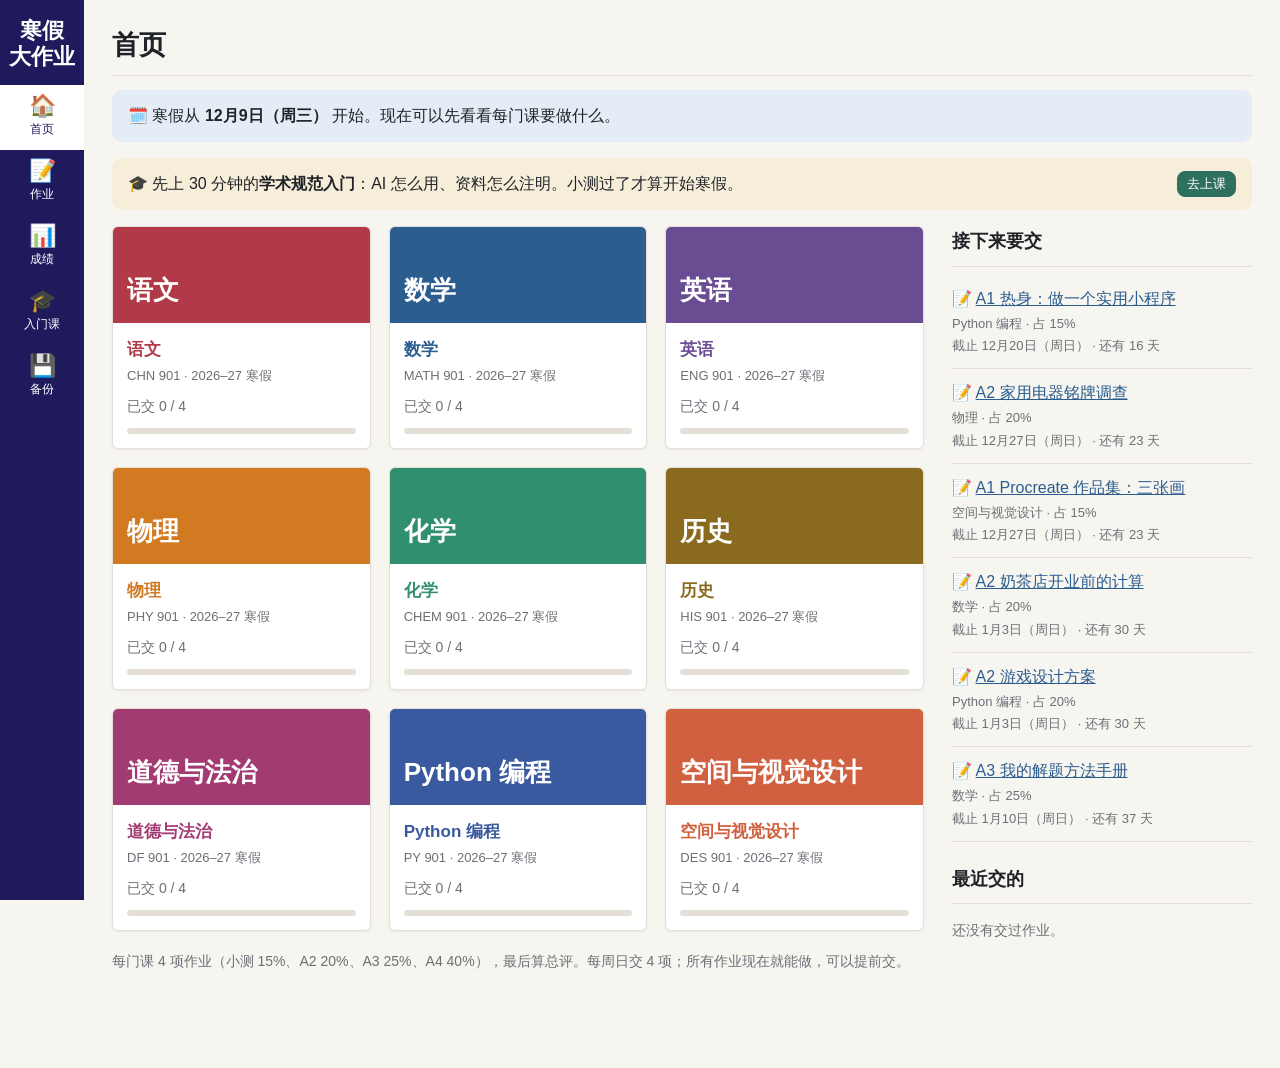
<file: winter/index.html>
<!doctype html>
<html lang="zh">
<head>
<meta charset="utf-8">
<meta name="viewport" content="width=device-width, initial-scale=1">
<meta name="apple-mobile-web-app-capable" content="yes">
<meta name="apple-mobile-web-app-title" content="寒假作业">
<link rel="apple-touch-icon" href="apple-touch-icon.png">
<link rel="manifest" href="manifest.webmanifest">
<link rel="stylesheet" href="assets/style.css?v=1793331766">
<script src="assets/core.js?v=1793331766"></script>
<script src="data/chn.js?v=1793331766"></script>
<script src="data/math.js?v=1793331766"></script>
<script src="data/eng.js?v=1793331766"></script>
<script src="data/phy.js?v=1793331766"></script>
<script src="data/chem.js?v=1793331766"></script>
<script src="data/his.js?v=1793331766"></script>
<script src="data/df.js?v=1793331766"></script>
<script src="data/py.js?v=1793331766"></script>
<script src="data/des.js?v=1793331766"></script>
<title>首页 · 寒假大作业</title>
</head>
<body>
<div id="nav"></div>
<div class="wrap">
  <h1 style="border-bottom:1px solid var(--line);padding-bottom:12px;margin-bottom:14px">首页</h1>
  <div id="banners"></div>
  <div class="dash">
    <div>
      <div class="cards" id="cards"></div>
      <p class="note" style="margin-top:18px">每门课 4 项作业（小测 15%、A2 20%、A3 25%、A4 40%），最后算总评。每周日交 4 项；所有作业现在就能做，可以提前交。</p>
    </div>
    <div class="side">
      <h3>接下来要交</h3>
      <div id="todo"></div>
      <h3 style="margin-top:22px">最近交的</h3>
      <div id="recent"></div>
    </div>
  </div>
</div>
<script>
W.nav();
(function () {
  var b = document.getElementById('banners'), t = W.today(), start = W.d(W.CONFIG.START);
  if (t < start) b.insertAdjacentHTML('beforeend', '<div class="banner blue"><span>🗓️ 寒假从 <b>' + W.fmt(start, true) + '</b> 开始。现在可以先看看每门课要做什么。</span></div>');
  var intro = W.store.get('intro', null);
  if (!intro || !intro.pass) b.insertAdjacentHTML('beforeend', '<div class="banner gold"><span>🎓 先上 30 分钟的<b>学术规范入门</b>：AI 怎么用、资料怎么注明。小测过了才算开始寒假。</span><a class="btn primary small" href="intro.html">去上课</a></div>');
  // 备份提醒：交过东西、超过 7 天没备份
  var any = Object.keys(W.subs()).length, last = W.store.get('lastBackup', null), days = last ? (Date.now() - new Date(last)) / 864e5 : 999;
  if (any && days >= 7) b.insertAdjacentHTML('beforeend', '<div class="banner warn"><span>💾 ' + (last ? '上次备份是 ' + Math.floor(days) + ' 天前。' : '你还没备份过。') + '作业只存在这台 iPad 里，清掉 Safari 数据就没了。下载一份备份发给姐姐。</span><a class="btn small" href="backup.html">去备份</a></div>');

  var cards = document.getElementById('cards');
  W.COURSES.forEach(function (c) {
    var ids = W.ofCourse(c.id), done = ids.filter(function (id) { return W.sub(id); }).length;
    cards.insertAdjacentHTML('beforeend', '<a class="ccard" href="course.html?c=' + c.id + '"><div class="band" style="background:' + c.color + '">' + c.name + '</div>' +
      '<div class="body"><div class="cname" style="color:' + c.color + '">' + c.name + '</div><div class="ccode">' + c.code + ' · ' + W.CONFIG.TERM + '</div>' +
      '<div class="note" style="margin-top:6px">已交 ' + done + ' / ' + ids.length + '</div><div class="bar"><i style="width:' + Math.round(done / ids.length * 100) + '%;background:' + c.color + '"></i></div></div></a>');
  });

  var open = W.ORDER.filter(function (id) { return !W.sub(id) && !(W.A[id].submit === 'quiz' && !W.A[id].ready); })
    .sort(function (x, y) { return W.due(x) - W.due(y); }).slice(0, 6);
  document.getElementById('todo').innerHTML = open.length ? open.map(function (id) {
    var a = W.A[id], c = W.course(a.course), s = W.status(id);
    return '<a class="todo" href="assignment.html?id=' + id + '"><div>' + s.ic + ' <span class="t">' + a.no + ' ' + W.esc(a.title) + '</span></div><div class="c">' + c.name + ' · 占 ' + a.weight + '%</div><div class="c">截止 ' + W.fmt(W.due(id), true) + ' · ' + s.txt + '</div></a>';
  }).join('') : '<p class="note">都交完了 🎉</p>';

  var rec = [];
  Object.keys(W.subs()).forEach(function (id) { if (W.A[id]) rec.push([id, W.sub(id).t]); });
  rec.sort(function (x, y) { return x[1] < y[1] ? 1 : -1; });
  document.getElementById('recent').innerHTML = rec.length ? rec.slice(0, 5).map(function (r) {
    var a = W.A[r[0]], c = W.course(a.course);
    return '<a class="todo" href="assignment.html?id=' + r[0] + '"><div>✅ <span class="t">' + a.no + ' ' + W.esc(a.title) + '</span></div><div class="c">' + c.name + ' · ' + W.fmt(new Date(r[1])) + '</div></a>';
  }).join('') : '<p class="note">还没有交过作业。</p>';
})();
</script>
</body>
</html>
</file>
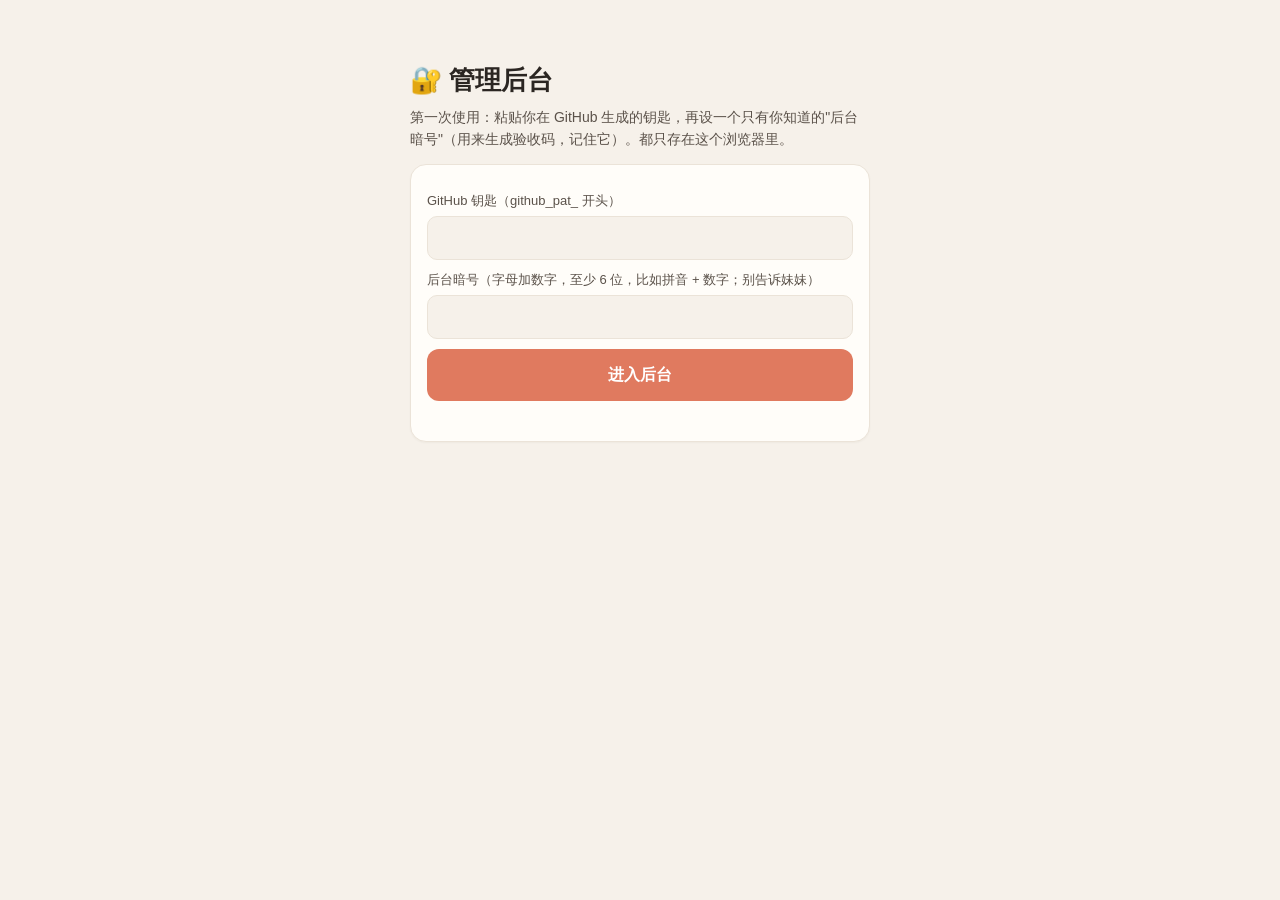
<file: admin.html>
<!doctype html>
<html lang="zh-CN"><head><meta charset="utf-8">
<meta name="viewport" content="width=device-width,initial-scale=1">
<link rel="apple-touch-icon" href="apple-touch-icon.png">
<link rel="manifest" href="manifest.webmanifest">
<meta name="apple-mobile-web-app-capable" content="yes">
<meta name="mobile-web-app-capable" content="yes">
<meta name="apple-mobile-web-app-title" content="学习站">
<link rel="icon" type="image/png" href="icon-512.png">
<meta name="robots" content="noindex">
<title>管理后台</title>
<link rel="stylesheet" href="style.css?v=1793765370">
<style>
.tabs2{display:flex;gap:6px;flex-wrap:wrap;margin:10px 0 14px}.tabs2 button{width:auto;background:var(--card);border:1px solid var(--line);color:var(--ink);padding:8px 14px}.tabs2 button.on{background:var(--acc);color:#fff;border-color:var(--acc)}
label{display:block;font-size:13px;color:var(--soft);margin:10px 0 4px}
input.in,select.in,textarea.in{width:100%;font:inherit;font-size:15px;padding:9px 11px;border:1px solid var(--line);border-radius:10px;background:var(--bg);color:var(--ink)}
textarea.in{min-height:72px}.grid3{display:grid;grid-template-columns:1fr 1fr 1fr;gap:8px}
.codes{display:flex;gap:10px;flex-wrap:wrap;margin-top:8px}.codes span{background:var(--bg);border-radius:10px;padding:6px 12px;font-size:14px}.codes b{font-size:18px;letter-spacing:2px;color:var(--acc)}
.mini{width:auto;padding:7px 12px;font-size:13.5px;margin:4px 6px 0 0}
.lockpage{max-width:460px;margin:40px auto}
.jdone{opacity:1;filter:none;background:var(--bg)}.jdone h3{color:var(--soft)}
</style>
</head><body><div class="w">
<div id="app"></div>
</div>
<script src="common.js?v=1793765370"></script>
<script>
// ===== 管理后台：只有存了 GitHub 钥匙的浏览器能改东西 =====
const REPO = 'x0478724119-bit/study', API = 'https://api.github.com/repos/' + REPO + '/contents/';
const $ = s => document.querySelector(s);
const esc = x => String(x ?? '').replace(/[&<>"]/g, c => ({'&':'&amp;','<':'&lt;','>':'&gt;','"':'&quot;'}[c]));
let jQ = '';
let codeTasks = [], codes = {}, jType = '全部', TOKEN = load('adminToken', ''), SECRET = load('adminSecret', ''), tab = 'jobs', jobs = [], pause = [], leaves = [], adjust = [], editing = null;
const b64e = s => btoa(unescape(encodeURIComponent(s))), b64d = s => decodeURIComponent(escape(atob(s.replace(/\n/g, ''))));
const sha = {};

async function gh(path, body){
  const r = await fetch(API + path + (body ? '' : '?ref=main&t=' + Date.now()), {method: body ? 'PUT' : 'GET', headers: {Authorization: 'Bearer ' + TOKEN, Accept: 'application/vnd.github+json'}, body: body ? JSON.stringify(body) : undefined});
  if (!r.ok) throw new Error((await r.json()).message || r.status);
  return r.json();
}
async function readJS(path, varName){
  const f = await gh(path); sha[path] = f.sha;
  const txt = b64d(f.content), i = txt.indexOf('window.' + varName + ' = ');
  return JSON.parse(txt.slice(i + varName.length + 10).trim().replace(/;$/, ''));
}
async function writeJS(path, varName, data, header, msg){
  const content = (header ? header + '\n' : '') + 'window.' + varName + ' = ' + JSON.stringify(data, null, 1) + ';\n';
  const r = await gh(path, {message: msg, content: b64e(content), sha: sha[path], branch: 'main'}); sha[path] = r.content.sha;
}

// 验收码：由你的"后台暗号"算出来，暗号只存在这个浏览器里，网站上只放加密后的值
async function codeOf(id, tier){
  const k = await crypto.subtle.importKey('raw', new TextEncoder().encode(SECRET), {name: 'HMAC', hash: 'SHA-256'}, false, ['sign']);
  const sig = new Uint8Array(await crypto.subtle.sign('HMAC', k, new TextEncoder().encode(id + ':' + tier)));
  return String(((sig[0] << 24 | sig[1] << 16 | sig[2] << 8 | sig[3]) >>> 0) % 900000 + 100000);
}
async function hashes(id){ return [fnv(await codeOf(id, 'full')), fnv(await codeOf(id, 'ok'))]; }

// ===== 登录（粘贴钥匙）=====
function viewLogin(){
  $('#app').innerHTML = `<div class="lockpage"><h1>🔐 管理后台</h1><p class="s">第一次使用：粘贴你在 GitHub 生成的钥匙，再设一个只有你知道的"后台暗号"（用来生成验收码，记住它）。都只存在这个浏览器里。</p>
    <div class="c"><label>GitHub 钥匙（github_pat_ 开头）</label><input class="in" id="tk" type="password" autocomplete="off">
    <label>后台暗号（字母加数字，至少 6 位，比如拼音 + 数字；别告诉妹妹）</label><input class="in" id="sc" type="password" autocomplete="off" value="${esc(SECRET)}">
    <button class="main" onclick="login()">进入后台</button><p class="s" id="err"></p></div></div>`;
}
async function login(){
  TOKEN = $('#tk').value.trim(); SECRET = $('#sc').value.trim();
  if (SECRET.length < 6){ $('#err').textContent = '暗号至少 6 位'; return; }
  try { await boot(); save('adminToken', TOKEN); save('adminSecret', SECRET); save('isAdmin', true); } catch(e){ $('#err').textContent = '连不上：' + e.message + '（检查钥匙是否复制完整、权限是否选了 Contents 读写）'; }
}
async function boot(){
  [jobs, pause, leaves, adjust] = await Promise.all([readJS('data/jobs.js', 'JOBS'), readJS('data/pause.js', 'PAUSE'), readJS('data/leave.js', 'LEAVE_OK'), readJS('data/adjust.js', 'ADJUST')]);
  // 第一次用暗号：把所有订单的验收码换成暗号算出来的
  let changed = false;
  for (const j of jobs){ const h = await hashes(j.id); if (String(j.h) !== String(h)){ j.h = h; changed = true; } if (!j.pub){ j.pub = todayStr(); changed = true; } }
  if (changed) await saveJobs('验收码改用后台暗号生成');
  // 每周作业的取件码：days.js 里带 code 的任务，把码的哈希写进 data/codes.js
  const df = await gh('data/days.js'), w = {}; new Function('window', b64d(df.content))(w);
  codeTasks = []; for (const [d, day] of Object.entries(w.DAYS || {})) day.tasks.forEach(t => { if (t.code) codeTasks.push({d, id: t.code, t: t.t}); });
  try { codes = await readJS('data/codes.js', 'CODES'); } catch(e){ codes = {}; }
  let cc = false; for (const c of codeTasks){ const h = fnv(await codeOf(c.id, 'full')); if (codes[c.id] !== h){ codes[c.id] = h; cc = true; } }
  if (cc) await writeJS('data/codes.js', 'CODES', codes, '// 每周作业的取件码（由管理后台生成）：key = 码的 id，值 = 码的 fnv 哈希。', '生成作业取件码');
  // 5·3 交照片的码：每科第 1–30 批 × 1–5 张，预先生成好哈希（码 = 暗号算出来的，不用记）
  let c53 = {}; try { c53 = await readJS('data/codes53.js', 'CODES53'); } catch(e){}
  const want = {}; for (const su of CONFIG.B53_SUBJ) for (let k = 1; k <= 30; k++) for (let n = 1; n <= CONFIG.B53_MAX; n++){ const id = `53-${su}-${k}-${n}`; want[id] = fnv(await codeOf(id, 'full')); }
  if (JSON.stringify(want) !== JSON.stringify(c53)) await writeJS('data/codes53.js', 'CODES53', want, '// 5·3 交照片的码（由管理后台生成）：key = 53-科目-第几批-几张，值 = 码的 fnv 哈希。', '生成 5·3 照片码');
  render();
}

// ===== 页面 =====
function render(){
  let h = `<div class="row2"><h1>🛠️ 管理后台</h1><a class="go" href="./">打开学习站 →</a></div>
    <div class="tabs2">${[['jobs','📋 订单'],['codes','📸 作业码'],['leave','🙋 请假'],['pause','🏖️ 放假'],['coin','🪙 奖惩'],['set','⚙️ 设置']].map(([k,n]) => `<button class="${tab === k ? 'on' : ''}" onclick="tab='${k}';editing=null;render()">${n}</button>`).join('')}</div>`;
  h += ({jobs: vJobs, codes: vCodes, leave: vLeave, pause: vPause, coin: vCoin, set: vSet})[tab]();
  $('#app').innerHTML = h;

}
function vJobs(){
  if (editing !== null) return vEdit();
  const open = jobs.map((j,i) => [j,i]).filter(([j]) => !j.closed).sort((a,b) => (b[0].pub || '').localeCompare(a[0].pub || ''));
  const done = jobs.map((j,i) => [j,i]).filter(([j]) => j.closed).sort((a,b) => b[0].closed.localeCompare(a[0].closed));
  const card = ([j,i]) => `<div class="c ${j.closed ? 'jdone' : ''}"><div class="row2"><span class="tag t-${j.type}">${j.type}</span><b class="reward">🪙 ${j.reward}</b></div>
    <h3 style="margin:6px 0"><span class="jno">${jobNo(j)}</span>${esc(j.title)}</h3>
    <div class="meta"><span>发布 ${(j.pub || '').slice(5)}</span><span>接单后 ${j.days} 天内交</span><span>${'★'.repeat(j.stars)}</span>${j.minLv ? `<span>Lv${j.minLv}</span>` : ''}${j.closed ? `<span>✅ ${j.closed.slice(5)} 验收 · ${j.tier === 'ok' ? '一般' : '满意'}</span>` : ''}</div>
    <div class="codes" id="codes-${j.id}"></div>
    ${j.closed ? `<button class="ghost mini" onclick="showCode('${j.id}','${j.tier}')">再看码</button><button class="ghost mini" onclick="unclose(${i})">撤销验收</button>`
      : `<button class="main mini" onclick="accept(${i},'full')">验收：满意</button><button class="gold mini" onclick="accept(${i},'ok')">验收：一般</button><button class="ghost mini" onclick="editing=${i};render()">修改</button><button class="ghost mini" onclick="delJob(${i})">删除</button>`}</div>`;
  const q = jQ.trim().toLowerCase().replace(/\s+/g, '');
  const f = ([j]) => (jType === '全部' || j.type === jType) && (!q || (jobNo(j) + j.id + j.title).toLowerCase().replace(/\s+/g, '').includes(q));
  const chips = '<div class="chips">' + ['全部','室内','设计','画画','编程','英语'].map(t => `<button class="${jType === t ? 'on' : ''}" onclick="jType='${t}';render()">${t}</button>`).join('') + '</div>';
  return `<input class="fill" id="jq" placeholder="🔍 搜编号或名字，比如 ART-04、图标" value="${esc(jQ)}" oninput="jQ=this.value;render();const e=$('#jq');e.focus();e.setSelectionRange(e.value.length,e.value.length)" style="margin:8px 0 4px">` + chips + `<p class="s">她把作品发到工作室群后，搜一下编号，点"验收"就会弹出要给她的码。</p><button class="main" onclick="editing='new';render()">＋ 新订单</button>` +
    open.filter(f).map(card).join('') + (done.filter(f).length ? '<h2 style="color:var(--faint)">已验收</h2>' + done.filter(f).map(card).join('') : '');
}
async function showCode(id, tier){ document.getElementById('codes-' + id).innerHTML = `<span>${tier === 'ok' ? '一般码' : '满意码'} <b>${await codeOf(id, tier)}</b>（发给她）</span>`; }
// 验收后直接弹窗显示码，不用往下翻
async function codePop(j, tier){
  const c = await codeOf(j.id, tier);
  let m = document.getElementById('pop'); if (!m){ m = document.createElement('div'); m.id = 'pop'; m.className = 'modal'; document.body.appendChild(m); }
  m.innerHTML = `<div class="box" style="text-align:center"><div class="s">${jobNo(j)} ${esc(j.title)} · ${tier === 'ok' ? '一般' : '满意'}</div>
    <div style="font-size:40px;font-weight:800;letter-spacing:6px;margin:10px 0">${c}</div>
    <button class="main" onclick="navigator.clipboard.writeText('${c}').then(()=>toast('已复制，发给她吧'))">复制验收码</button>
    <button class="ghost" onclick="document.getElementById('pop').classList.remove('show')">关闭</button></div>`;
  m.classList.add('show');
}
async function accept(i, tier){
  const j = jobs[i]; j.closed = todayStr(); j.tier = tier;
  await saveJobs('验收：' + j.title); render(); codePop(j, tier);
}
async function unclose(i){ const j = jobs[i]; delete j.closed; delete j.tier; await saveJobs('撤销验收：' + j.title); render(); }
function vEdit(){
  const j = editing === 'new' ? {type:'设计', title:'', reward:30, days:3, stars:1, client:'姐姐', brief:'', deliver:[], spec:[], accept:[], ref:''} : jobs[editing];
  const L = a => esc((a || []).join('\n'));
  return `<a class="back" href="#" onclick="editing=null;render();return false">← 返回</a><div class="c">
    <label>标题</label><input class="in" id="f-title" value="${esc(j.title)}">
    <div class="grid3"><div><label>类型</label><select class="in" id="f-type">${['室内','设计','画画','编程','英语'].map(t => `<option ${t === j.type ? 'selected' : ''}>${t}</option>`).join('')}</select></div>
    <div><label>报酬（金币）</label><input class="in" id="f-reward" type="number" value="${j.reward}"></div><div><label>接单后几天内交</label><input class="in" id="f-days" type="number" value="${j.days}"></div></div>
    <div class="grid3"><div><label>难度 1–3</label><input class="in" id="f-stars" type="number" min="1" max="3" value="${j.stars}"></div><div><label>需要等级（可空）</label><input class="in" id="f-minLv" type="number" value="${j.minLv || ''}"></div><div><label>甲方</label><input class="in" id="f-client" value="${esc(j.client)}"></div></div>
    <label>需求说明</label><textarea class="in" id="f-brief">${esc(j.brief)}</textarea>
    <label>要交什么（一行一条）</label><textarea class="in" id="f-deliver">${L(j.deliver)}</textarea>
    <label>具体要求（一行一条）</label><textarea class="in" id="f-spec">${L(j.spec)}</textarea>
    <label>验收标准（一行一条）</label><textarea class="in" id="f-accept">${L(j.accept)}</textarea>
    <div class="grid3"><div><label>指定工具（可空，比如 酷家乐）</label><input class="in" id="f-tool" value="${esc(j.tool || '')}"></div><div><label>在网站上写（最少词数，可空）</label><input class="in" id="f-write" type="number" value="${j.write || ''}"></div><div><label>前置课 id（可空，如 d6-plan）</label><input class="in" id="f-pre" value="${esc((j.pre || []).join(','))}"></div></div>
    <label>参考链接（可空，比如 book.html?d=2026-10-16#d6-art）</label><input class="in" id="f-ref" value="${esc(j.ref)}">
    <button class="main" onclick="saveJob()">保存并发布</button><p class="s" id="msg"></p></div>`;
}
async function saveJob(){
  const v = id => $('#f-' + id).value.trim(), lines = id => v(id).split('\n').map(x => x.trim()).filter(Boolean);
  const isNew = editing === 'new';
  const next = Math.max(0, ...jobs.map(x => +(String(x.id).match(/^J(\d+)$/) || [0, 0])[1])) + 1;
  const j = isNew ? {id: 'J' + String(next).padStart(2, '0'), pub: todayStr()} : jobs[editing];
  Object.assign(j, {type: v('type'), title: v('title'), reward: +v('reward'), days: +v('days'), stars: Math.min(3, Math.max(1, +v('stars') || 1)), client: v('client') || '姐姐', brief: v('brief'), deliver: lines('deliver'), spec: lines('spec'), accept: lines('accept'), ref: v('ref')});
  if (v('minLv')) j.minLv = +v('minLv'); else delete j.minLv;
  if (v('tool')) j.tool = v('tool'); else delete j.tool;
  if (v('write')) j.write = +v('write'); else delete j.write;
  if (v('pre')) j.pre = v('pre').split(/[,，\s]+/).filter(Boolean); else delete j.pre;
  if (!j.title || !j.reward){ $('#msg').textContent = '标题和报酬要填'; return; }
  j.h = await hashes(j.id);
  if (isNew) jobs.push(j);
  $('#msg').textContent = '发布中…';
  try { await saveJobs((isNew ? '新订单：' : '修改订单：') + j.title); editing = null; render(); toast('已发布，约 1 分钟后学习站更新'); }
  catch(e){ $('#msg').textContent = '发布失败：' + e.message; }
}
async function delJob(i){ if (!confirm('删除「' + jobs[i].title + '」？她那边已经接了的单也会消失。')) return; const t = jobs[i].title; jobs.splice(i, 1); await saveJobs('删除订单：' + t); render(); toast('已删除'); }
const saveJobs = msg => writeJS('data/jobs.js', 'JOBS', jobs, '// 悬赏单（由管理后台生成）。h = [满意码哈希, 一般码哈希]，验收码由后台暗号算出。', msg);

function vLeave(){
  return `<p class="s">在这里批准的请假：那天不扣金币、不算欠账，<b>不占她每月 2 次的自助请假</b>。</p>
    <div class="c"><div class="grid3"><div><label>从</label><input class="in" type="date" id="lv-f"></div><div><label>到（请一天就选同一天）</label><input class="in" type="date" id="lv-t"></div></div><button class="main" onclick="addLeave()">批准</button></div>` +
    (leaves.length ? '<div class="c">' + leaves.slice().sort().reverse().map(d => `<div class="row2" style="padding:6px 0"><span>${d}</span><button class="ghost mini" onclick="rmLeave('${d}')">撤销</button></div>`).join('') + '</div>' : '<p class="s">还没有批准过请假。</p>');
}
async function addLeave(){
  const f = $('#lv-f').value, t = $('#lv-t').value || f; if (!f || t < f) return toast('日期不对');
  for (let d = new Date(f + 'T12:00'); todayStr(d) <= t; d = new Date(d.getTime() + 864e5)) if (!leaves.includes(todayStr(d))) leaves.push(todayStr(d));
  await writeJS('data/leave.js', 'LEAVE_OK', leaves, '', '批准请假 ' + f + (t !== f ? '~' + t : '')); render(); toast('已批准');
}
async function rmLeave(d){ leaves = leaves.filter(x => x !== d); await writeJS('data/leave.js', 'LEAVE_OK', leaves, '', '撤销请假 ' + d); render(); }

function vPause(){
  return `<p class="s">放假期间：学习站只显示"假期中"，不布置、不打卡、不扣金币、不算欠账。</p>
    <div class="c"><div class="grid3"><div><label>从</label><input class="in" type="date" id="p-f"></div><div><label>到</label><input class="in" type="date" id="p-t"></div><div><label>原因（她能看到）</label><input class="in" id="p-w" placeholder="和姐姐出去玩"></div></div><button class="main" onclick="addPause()">设置放假</button></div>` +
    (pause.length ? '<div class="c">' + pause.map((p,i) => `<div class="row2" style="padding:6px 0"><span>${p.from} ~ ${p.to} · ${esc(p.why)}</span><button class="ghost mini" onclick="rmPause(${i})">取消</button></div>`).join('') + '</div>' : '<p class="s">没有设置放假。</p>');
}
async function addPause(){ const f = $('#p-f').value, t = $('#p-t').value; if (!f || !t || t < f) return toast('日期不对'); pause.push({from: f, to: t, why: $('#p-w').value.trim()}); await writeJS('data/pause.js', 'PAUSE', pause, '', '放假 ' + f + '~' + t); render(); toast('已设置'); }
async function rmPause(i){ pause.splice(i, 1); await writeJS('data/pause.js', 'PAUSE', pause, '', '取消放假'); render(); }

function vCoin(){
  return `<p class="s">给她发奖励或扣金币。她下次打开学习站时自动到账，每条只生效一次。</p>
    <div class="c"><div class="grid3"><div><label>金币（扣就写负数）</label><input class="in" type="number" id="c-n" value="10"></div><div style="grid-column:span 2"><label>原因（她能看到）</label><input class="in" id="c-w" placeholder="速写画得特别好"></div></div><button class="main" onclick="addAdj()">发出</button></div>` +
    (adjust.length ? '<div class="c">' + adjust.slice().reverse().map(a => `<div class="log"><span>${esc(a.why)}<br><small>${a.date}</small></span><b class="${a.n > 0 ? 'plus' : ''}">${a.n > 0 ? '+' : ''}${a.n}</b></div>`).join('') + '</div>' : '');
}
async function addAdj(){ const n = +$('#c-n').value, w = $('#c-w').value.trim(); if (!n || !w) return toast('金币和原因都要填'); adjust.push({id: Date.now().toString(36), n, why: w, date: todayStr()}); await writeJS('data/adjust.js', 'ADJUST', adjust, '', '金币奖惩'); render(); toast('已发出'); }

function vCodes(){
  const today = todayStr(), list = codeTasks.slice().sort((a, b) => b.d.localeCompare(a.d));
  const sel = (id, a, f) => `<select class="in" id="${id}">${a.map(f).join('')}</select>`;
  return `<div class="c"><b>📚 5·3 交照片</b><p class="s">她交一批时，学习站群会收到"数学 第 4 批 · 3 张（P12–P20）"。你看工作室群里每页都拍了（黑笔做题 + 红笔订正），就在这里选同样的科目 / 批次 / 张数，把码发给她。每张 ${CONFIG.B53_COIN} 金币。不齐就先别给，让她补拍。</p>
    <div class="grid3"><div><label>科目</label>${sel('a53s', CONFIG.B53_SUBJ, x => `<option>${x}</option>`)}</div><div><label>第几批</label>${sel('a53k', [...Array(30)].map((_, i) => i + 1), x => `<option value="${x}">第 ${x} 批</option>`)}</div><div><label>几张</label>${sel('a53n', [...Array(CONFIG.B53_MAX)].map((_, i) => i + 1), x => `<option value="${x}">${x} 张</option>`)}</div></div>
    <button class="main mini" onclick="code53Show()">看码</button><div class="codes" id="a53r"></div></div>
    <p class="s">她把照片发到工作室群、你看过了，就点"看码"，把 6 位码发给她。她输对了，那一项才算完成；周六早上 6 点前没输码，按缺交扣金币。</p>` +
    (list.length ? list.map(c => `<div class="c"><div class="row2"><span><b>${c.d.slice(5)}</b> · ${esc(c.t)}${c.d < today ? ' <small class="s">（已过）</small>' : ''}</span><button class="main mini" onclick="codeShow('${c.id}','${c.d}')">看码</button></div><div class="codes" id="cs-${c.id}"></div></div>`).join('') : '<p class="s">现在没有要码的作业。</p>');
}
async function code53Show(){
  const su = $('#a53s').value, k = $('#a53k').value, n = $('#a53n').value, c = await codeOf(`53-${su}-${k}-${n}`, 'full');
  $('#a53r').innerHTML = `<span style="font-size:28px;font-weight:800;letter-spacing:4px">${c}</span> <button class="ghost mini" onclick="navigator.clipboard.writeText('${c}').then(()=>toast('已复制，发给她吧'))">复制</button><div class="s">${su} 第 ${k} 批 · ${n} 张 = ${n * CONFIG.B53_COIN} 金币</div>`;
}
async function codeShow(id, d){
  const c = await codeOf(id, 'full');
  document.getElementById('cs-' + id).innerHTML = `<span style="font-size:28px;font-weight:800;letter-spacing:4px">${c}</span> <button class="ghost mini" onclick="navigator.clipboard.writeText('${c}').then(()=>toast('已复制，发给她吧'))">复制</button>`;
}
function vSet(){
  return `<div class="c"><b>当前状态</b><p class="s">钥匙和暗号都存在这台电脑的浏览器里。换电脑或清了浏览器数据，要重新输入（暗号要和原来一样，否则验收码会变）。</p>
    <button class="ghost" onclick="if(confirm('退出后需要重新粘贴钥匙')){save('adminToken','');location.reload()}">退出后台</button></div>`;
}

TOKEN ? boot().catch(() => viewLogin()) : viewLogin();
</script></body></html>
</file>
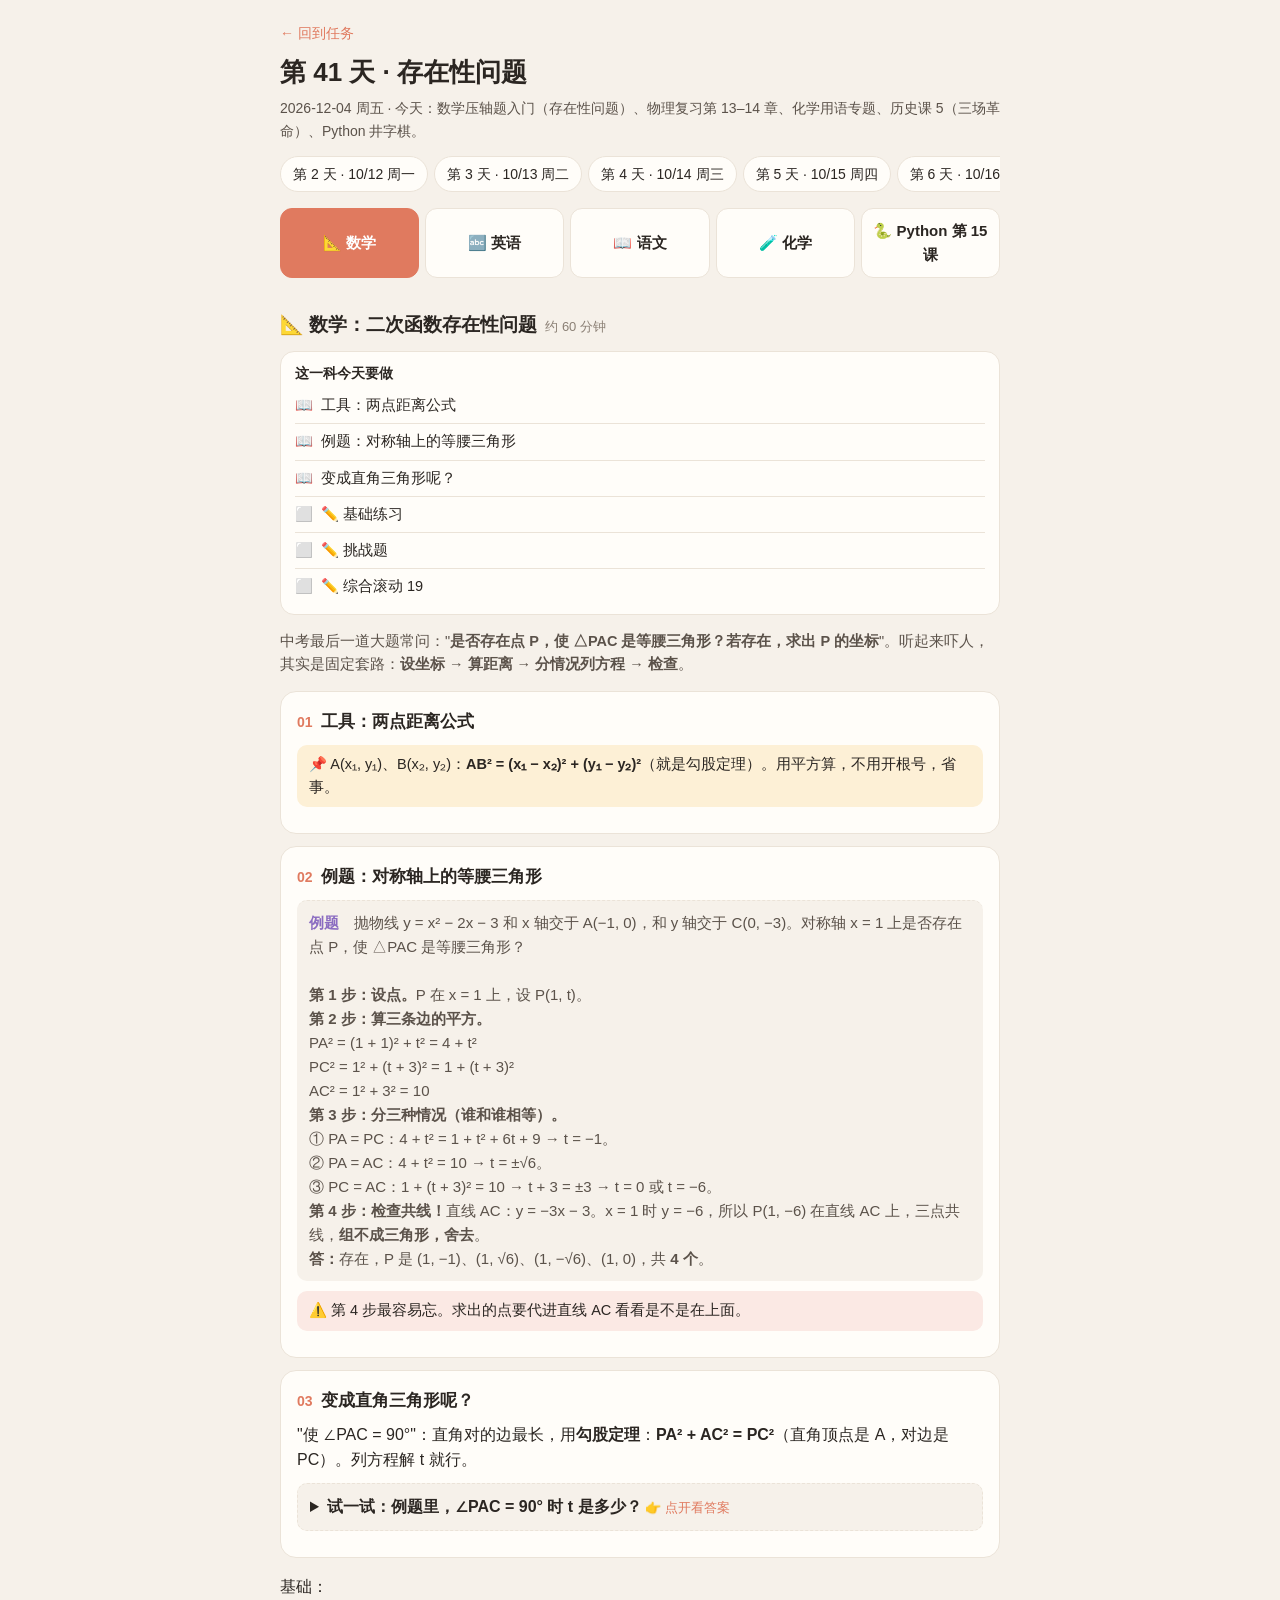
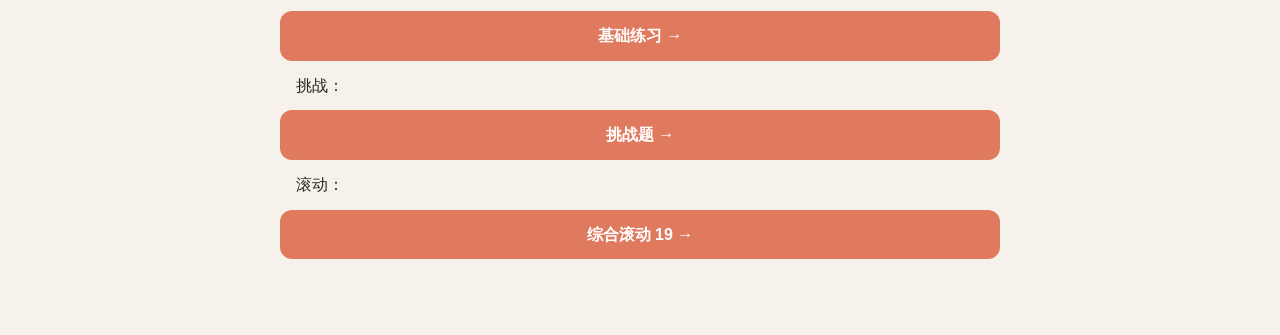
<file: book.html>
<!doctype html>
<html lang="zh-CN"><head><meta charset="utf-8">
<meta name="viewport" content="width=device-width,initial-scale=1">
<link rel="apple-touch-icon" href="apple-touch-icon.png">
<link rel="manifest" href="manifest.webmanifest">
<meta name="apple-mobile-web-app-capable" content="yes">
<meta name="mobile-web-app-capable" content="yes">
<meta name="apple-mobile-web-app-title" content="学习站">
<link rel="icon" type="image/png" href="icon-512.png">
<title>每日手册</title>
<script src="common.js?v=1793765370"></script>
<link rel="stylesheet" href="style.css?v=1793765370">
<style>
.dtabs{display:flex;gap:6px;overflow-x:auto;margin:10px 0 4px;padding-bottom:4px}
.dtabs a{flex:0 0 auto;padding:6px 12px;border-radius:999px;background:var(--card);border:1px solid var(--line);color:var(--ink);text-decoration:none;font-size:14px}
.dtabs a.on{background:var(--ink);color:var(--bg);border-color:var(--ink)}.dtabs a.off{opacity:.4;pointer-events:none}
.toc{position:sticky;top:0;z-index:5;background:var(--bg);display:flex;gap:6px;padding:8px 0;margin:4px 0 0}
.toc button{flex:1;width:auto;padding:10px 6px;font-size:15px;background:var(--card);border:1px solid var(--line);color:var(--ink);border-radius:12px}
.toc button.on{background:var(--acc);border-color:var(--acc);color:#fff}
.todo{background:var(--card);border:1px solid var(--line);border-radius:14px;padding:10px 14px;margin:10px 0}.todo b{display:block;font-size:14px;margin-bottom:4px}
.todo a{display:flex;gap:8px;padding:6px 0;border-top:1px solid var(--line);color:var(--ink);text-decoration:none;font-size:14.5px}.todo a:first-of-type{border-top:0}
.part{margin-top:8px}
.part>h2{display:flex;align-items:baseline;gap:8px;margin-bottom:2px}.part>h2 small{font-size:13px;color:var(--faint);font-weight:500}
.sec{background:var(--card);border:1px solid var(--line);border-radius:16px;padding:16px;margin:12px 0}
.sec h3{margin:0 0 6px;font-size:17px;display:flex;gap:8px;align-items:baseline}.sec h3 .n{color:var(--acc);font-size:14px;font-weight:800}
.sec p{margin:8px 0}.sec ol,.sec ul{padding-left:20px;margin:6px 0}.sec li{margin:4px 0}
.lede{color:var(--soft);font-size:14.5px}
.why{background:var(--blue-soft);border-radius:10px;padding:8px 12px;font-size:14.5px;margin:10px 0}
.tip{background:var(--gold-soft);border-radius:10px;padding:8px 12px;font-size:14.5px;margin:10px 0}
.sum{background:var(--ok-soft);border-radius:10px;padding:8px 12px;font-size:14.5px;margin:10px 0}.sum b:first-child{color:var(--ok)}
.warn{background:var(--bad-soft);border-radius:10px;padding:8px 12px;font-size:14.5px;margin:10px 0}
.ex{display:block;background:var(--bg);border-radius:10px;padding:10px 12px;margin:10px 0;font-size:15px}
.ex>b:first-child{color:var(--purple)}
details.try{background:var(--bg);border:1px dashed var(--line);border-radius:10px;padding:10px 12px;margin:10px 0}
details.try summary{cursor:pointer;font-weight:600}details.try summary::after{content:'  👉 点开看答案';color:var(--acc);font-size:13px;font-weight:500}
details.try[open] summary::after{content:''}details.try>div{margin-top:8px;color:var(--soft)}
table.t{width:100%;border-collapse:collapse;font-size:14px;margin:8px 0}table.t th,table.t td{border:1px solid var(--line);padding:6px 8px;text-align:left;vertical-align:top}table.t th{background:var(--bg)}table.t td:first-child,table.t th:first-child{white-space:nowrap}
.step{display:flex;gap:10px;margin:8px 0}.step i{flex:none;width:24px;height:24px;border-radius:50%;background:var(--acc);color:#fff;font-style:normal;font-size:13px;font-weight:700;display:grid;place-items:center;margin-top:2px}
.go2{display:block;text-align:center;background:var(--acc);color:#fff;text-decoration:none;font-weight:700;border-radius:12px;padding:12px;margin:12px 0}
.go2.done{background:var(--ok-soft);color:var(--ok)}
code{background:var(--bg);border-radius:5px;padding:1px 5px;font-size:14px}
pre{background:#2b2622;color:#f6f1ea;border-radius:10px;padding:10px 12px;font-size:14px;overflow-x:auto;line-height:1.5}
svg.fig{display:block;width:100%;max-width:420px;margin:10px auto;background:#fff;border-radius:10px}
/* 小测：写答案 → 对答案 → 按要点自己勾 */
.ck{border-top:2px dashed var(--line);margin-top:14px;padding-top:12px}.ck>b{display:block;margin-bottom:4px}
.ckq{margin:12px 0}.ckq .qq{font-weight:600}.ckq textarea{min-height:64px;margin-top:6px;font-size:15px}
.ref{display:none;background:var(--ok-soft);border-radius:10px;padding:8px 12px;margin-top:8px;font-size:14.5px}.show .ref{display:block}
.ref label{display:flex;gap:8px;align-items:flex-start;margin:4px 0;cursor:pointer}.ref input{margin-top:5px;width:18px;height:18px}
.ckdone{background:var(--ok-soft);color:var(--ok);border-radius:10px;padding:8px 12px;font-size:14px;white-space:pre-wrap}
.lesson.focus,.part.focus>h2{outline:none}.sec.focus{border-color:var(--acc);box-shadow:0 0 0 3px var(--acc-soft)}
</style>
</head><body><div class="w">
<a class="back" href="./">← 回到任务</a>
<h1 id="title">每日手册</h1>
<p class="s" id="sub">每天要学的东西都在这里：先读讲解 → 看例题 → 自己试一试 → 再去做题。</p>
<div class="dtabs" id="tabs"></div>
<div class="toc" id="toc"></div>
<div id="main"></div>
</div>
<script src="data/days.js"></script>
<script>document.write('<script src="data/jobs.js?v=' + Date.now() + '"><\/script>')</script>
<script>document.write('<script src="data/feedback.js?v=' + Date.now() + '"><\/script>')</script>
<script>
// ===== 每日手册 =====
// 内容放在 data/book/<日期>.js（window.BOOK），用 book.html?d=<日期>#<小节id> 打开。
// BOOK = { parts: [{id, icon, title, time, html}], checks: {<lessonId>: {title, qs: [{q, a, pts: [要点]}]}} }
// html 里写 <div data-ck="d5-kjl"></div> 放小测；<a data-quiz="math-04"> 会变成"去做题"按钮（做完显示✅）。
// 小测提交后存进 localStorage 的 lesson[<lessonId>]（首页任务 lesson:'d5-kjl' 会自动打勾），并推送给姐姐。
const P = new URLSearchParams(location.search), WK = ['日','一','二','三','四','五','六'];
const keys = Object.keys(window.DAYS || {}).sort();
const SK = P.get('k');  // 技能课：book.html?k=skills
const D = P.get('d') && DAYS[P.get('d')] ? P.get('d') : (keys.filter(k => DAYS[k].book && k <= dayStr()).pop() || keys.find(k => DAYS[k].book));
document.querySelector('.back').href = './?d=' + D;
function esc(x){ return String(x).replace(/[&<>"]/g, c => ({'&':'&amp;','<':'&lt;','>':'&gt;','"':'&quot;'}[c])); }

if (SK) document.getElementById('tabs').style.display = 'none';
else document.getElementById('tabs').innerHTML = keys.map((k, i) => DAYS[k].book ?
  `<a class="${k === D ? 'on' : ''}" href="?d=${k}">第 ${i + 1} 天 · ${+k.slice(5,7)}/${+k.slice(8)} 周${WK[new Date(k + 'T12:00').getDay()]}</a>` : '').join('');

const sc = document.createElement('script');
sc.src = 'data/book/' + (SK ? 'skills' : D) + '.js?v=' + Date.now();
sc.onload = () => paint();
sc.onerror = () => { document.getElementById('main').innerHTML = '<div class="c">这一天还没有手册。</div>'; };
document.body.appendChild(sc);

let B, cur;
function paint(){
  B = window.BOOK; const day = SK ? {name: '🎓 技能课'} : DAYS[D];
  if (SK) document.querySelector('.back').href = './';
  document.getElementById('title').textContent = day.name;
  document.title = '手册 · ' + day.name;
  document.getElementById('sub').innerHTML = SK ? B.intro : `${D} 周${WK[new Date(D + 'T12:00').getDay()]} · ${B.intro || ''}`;
  // 链接里的 #小节id 决定打开哪一科
  const h = location.hash.slice(1), hit = h && B.parts.find(p => p.id === h || p.html.includes(`id="${h}"`));
  show(hit ? hit.id : B.parts[0].id, h);
}
function show(id, target){
  cur = id; const p = B.parts.find(x => x.id === id);
  document.getElementById('toc').innerHTML = B.parts.map(x => `<button class="${x.id === id ? 'on' : ''}" onclick="show('${x.id}');history.replaceState(null,'','#${x.id}');scrollTo(0,0)">${x.icon} ${x.title.split('：')[0]}</button>`).join('');
  document.getElementById('main').innerHTML = `<div class="part" id="${p.id}"><h2>${p.icon} ${p.title} <small>${p.time || ''}</small></h2><div class="todo" id="todo"></div>${p.html}</div>`;
  paintQuiz(); paintChecks(); paintOld(); paintTodo();
  const el = target && target !== id && document.getElementById(target);
  if (el){ if (el.classList.contains('sec')) el.classList.add('focus'); setTimeout(() => el.scrollIntoView({block: 'start'}), 120); }
}
// 这一科今天要做的事：小节 + 做题 + 小测，点了跳过去
function paintTodo(){
  const L = load('lesson', {}), items = [];
  document.querySelectorAll('#main .sec').forEach(sec => {
    const t = sec.querySelector('h3').textContent.replace(/^\d+/, '').replace(/（约.*?）/, '');
    const qz = sec.querySelectorAll('a[data-quiz]'), ck = sec.querySelector('[data-ck]');
    let st = '';
    if (qz.length) st = [...qz].map(a => { const q = load('quiz-' + a.dataset.quiz, null); return q && q.done ? '✅' : '⬜️'; }).join('');
    else if (ck) st = L[ck.dataset.ck] ? '✅' : '⬜️';
    else if (sec.querySelector('[data-old]')) st = L[sec.querySelector('[data-old]').dataset.old] ? '✅' : '—';
    else st = '📖';
    items.push(`<a href="#" onclick="document.getElementById('${sec.id}').scrollIntoView({block:'start'});return false"><span>${st}</span>${t}</a>`);
  });
  // 不在小节里的做题按钮（比如小结后面的挑战题）也列出来
  document.querySelectorAll('#main a[data-quiz]').forEach(a => {
    if (a.closest('.sec')) return;
    const q = load('quiz-' + a.dataset.quiz, null), id = 'qz-' + a.dataset.quiz; a.id = id;
    items.push(`<a href="#" onclick="document.getElementById('${id}').scrollIntoView({block:'center'});return false"><span>${q && q.done ? '✅' : '⬜️'}</span>✏️ ${a.dataset.t}</a>`);
  });
  document.getElementById('todo').innerHTML = (SK ? '<b>这一课要做</b>' : '<b>这一科今天要做</b>') + items.join('');
}

// "去做题"按钮：显示有没有做完
function paintQuiz(){
  document.querySelectorAll('a[data-quiz]').forEach(a => {
    const id = a.dataset.quiz, q = load('quiz-' + id, null);
    a.className = 'go2' + (q && q.done ? ' done' : '');
    a.href = `quiz.html?s=${id}&d=${D}`;
    a.dataset.t = a.dataset.t || a.textContent;
    a.textContent = q && q.done ? `✅ ${a.dataset.t}（第一次 ${q.first}%）` : q && q.first != null ? `⏳ ${a.dataset.t}：还要订正` : a.dataset.t + ' →';
  });
}

// 小测：写答案 → 对答案（显示参考答案和要点）→ 自己勾 → 提交
function paintChecks(){
  const L = load('lesson', {}), DR = load('ldraft', {});
  document.querySelectorAll('[data-ck]').forEach(box => {
    const id = box.dataset.ck, C = window.BOOK.checks[id], v = L[id];
    if (v){
      box.innerHTML = `<div class="ck"><b>✍️ 小测</b><div class="ckdone">✅ ${v.time} 提交 · 要点 ${v.hit}/${v.total}\n${esc(v.text)}</div>${(window.FEEDBACK || {})[id] ? `<div class="fb"><b>📝 批改</b>${window.FEEDBACK[id].html}</div>` : ''}
        <a href="#" class="go" onclick="redoCk('${id}');return false">重新写</a></div>`;
      return;
    }
    box.innerHTML = `<div class="ck" id="ck-${id}"><b>✍️ 小测：先自己写，再点"对答案"</b>` + C.qs.map((q, i) =>
      `<div class="ckq"><div class="qq">${i + 1}. ${q.q}</div>
        <textarea class="fill" data-ws="ck-${id}" id="a-${id}-${i}" oninput="ckDraft('${id}',${i},this.value)">${esc((DR[id] || [])[i] || '')}</textarea>
        <div class="ref"><b>参考答案：</b>${q.a}<br><small>答到了哪些要点？自己勾：</small>
          ${q.pts.map((p, j) => `<label><input type="checkbox" id="p-${id}-${i}-${j}"> ${p}</label>`).join('')}</div></div>`).join('') +
      `<button class="ghost" id="cb-${id}" onclick="reveal('${id}')">对答案</button></div>`;
  });
  document.querySelectorAll('textarea[data-ws]').forEach(el => guardWrite(el, el.dataset.ws));
}
// 旧教程（kjl1 这种）的记录：只显示她当时交的内容
function paintOld(){
  const L = load('lesson', {});
  document.querySelectorAll('[data-old]').forEach(box => {
    const v = L[box.dataset.old];
    box.innerHTML = `<div class="ck"><b>✍️ 当时的小作业</b>${v ? `<div class="ckdone">✅ ${v.time} 提交\n${esc(v.text)}</div>` : '<div class="s">没有提交记录（这一课已经停用，不用补）。</div>'}</div>`;
  });
}
function ckDraft(id, i, v){ const d = load('ldraft', {}); d[id] = d[id] || []; d[id][i] = v; save('ldraft', d); }
function reveal(id){
  const C = window.BOOK.checks[id];
  const empty = C.qs.some((q, i) => document.getElementById(`a-${id}-${i}`).value.trim().length < 2);
  if (empty){ toast('每题先写点什么，再对答案'); return; }
  const box = document.getElementById('ck-' + id); box.classList.add('show');
  C.qs.forEach((q, i) => document.getElementById(`a-${id}-${i}`).readOnly = true);
  const b = document.getElementById('cb-' + id); b.className = 'main'; b.textContent = '勾好了，提交'; b.onclick = () => submitCk(id);
}
function submitCk(id){
  const C = window.BOOK.checks[id]; let hit = 0, total = 0;
  const lines = C.qs.map((q, i) => {
    const a = document.getElementById(`a-${id}-${i}`).value.trim();
    const h = q.pts.filter((p, j) => document.getElementById(`p-${id}-${i}-${j}`).checked).length;
    hit += h; total += q.pts.length;
    return `${i + 1}. ${q.q.replace(/<[^>]+>/g, '')}\n→ ${a}（要点 ${h}/${q.pts.length}）`;
  });
  const ans = C.qs.map((q, i) => document.getElementById(`a-${id}-${i}`).value.trim());
  const L = load('lesson', {}); L[id] = {text: lines.join('\n'), ans, time: todayStr() + ' ' + hm(), hit, total}; save('lesson', L);
  // 订单的前置课：第一次交小测开一个金币盲盒（3–15 个，大多是小的，偶尔出大的）
  const PC = load('preCoin', {});
  if (!PC[id] && (window.JOBS || []).some(j => (j.pre || []).includes(id))){
    const r = Math.random(), n = r < 0.01 ? 100 : r < 0.05 ? 10 + Math.floor(Math.random() * 6) : r < 0.30 ? 6 + Math.floor(Math.random() * 4) : 3 + Math.floor(Math.random() * 3);  // 1% 超级大奖 100，4% 10–15，25% 6–9，70% 3–5
    PC[id] = n; save('preCoin', PC); addCoins(n, '🎁 前置课盲盒：' + C.title);
    setTimeout(() => toast(`🎁 开盲盒：+${n} 金币${n >= 100 ? ' 🎉🎉🎉 超级大奖！！' : n >= 10 ? ' ✨ 大奖！' : ''}`), 600); if (n >= 100) notify(`🎉 超级大奖！${C.title} 的盲盒开出了 100 金币`);
  }
  const d = load('ldraft', {}); delete d[id]; save('ldraft', d);
  notify(`📖 ${C.title}（要点 ${hit}/${total}）\n` + lines.join('\n') + '\n' + writeStats('ck-' + id, ans.join('')));
  clearWrite('ck-' + id);
  toast('已提交 ✅'); paintChecks(); paintTodo();
}
function redoCk(id){
  const L = load('lesson', {}), d = load('ldraft', {});
  d[id] = L[id].ans || [];
  save('ldraft', d); delete L[id]; save('lesson', L); paintChecks();
}
addEventListener('pageshow', e => { if (e.persisted && window.BOOK){ paintQuiz(); paintTodo(); } });
</script></body></html>
</file>
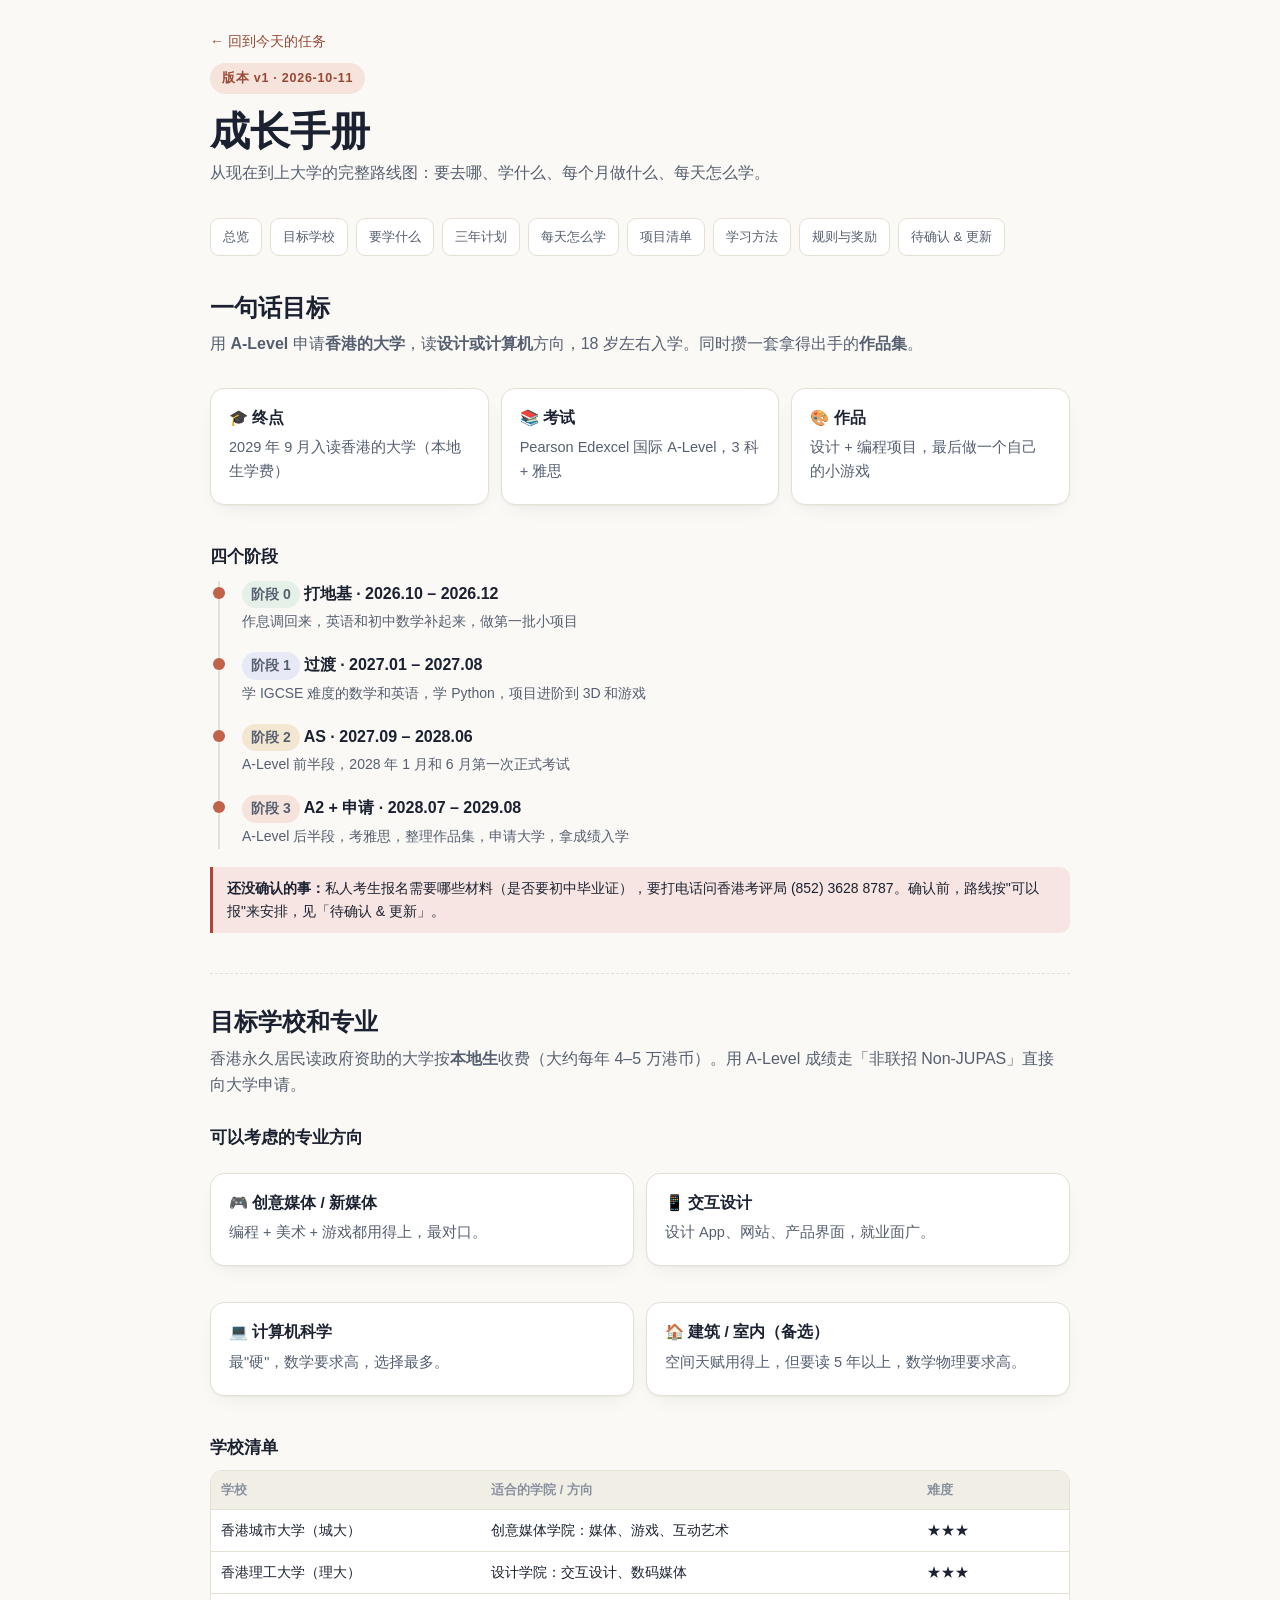
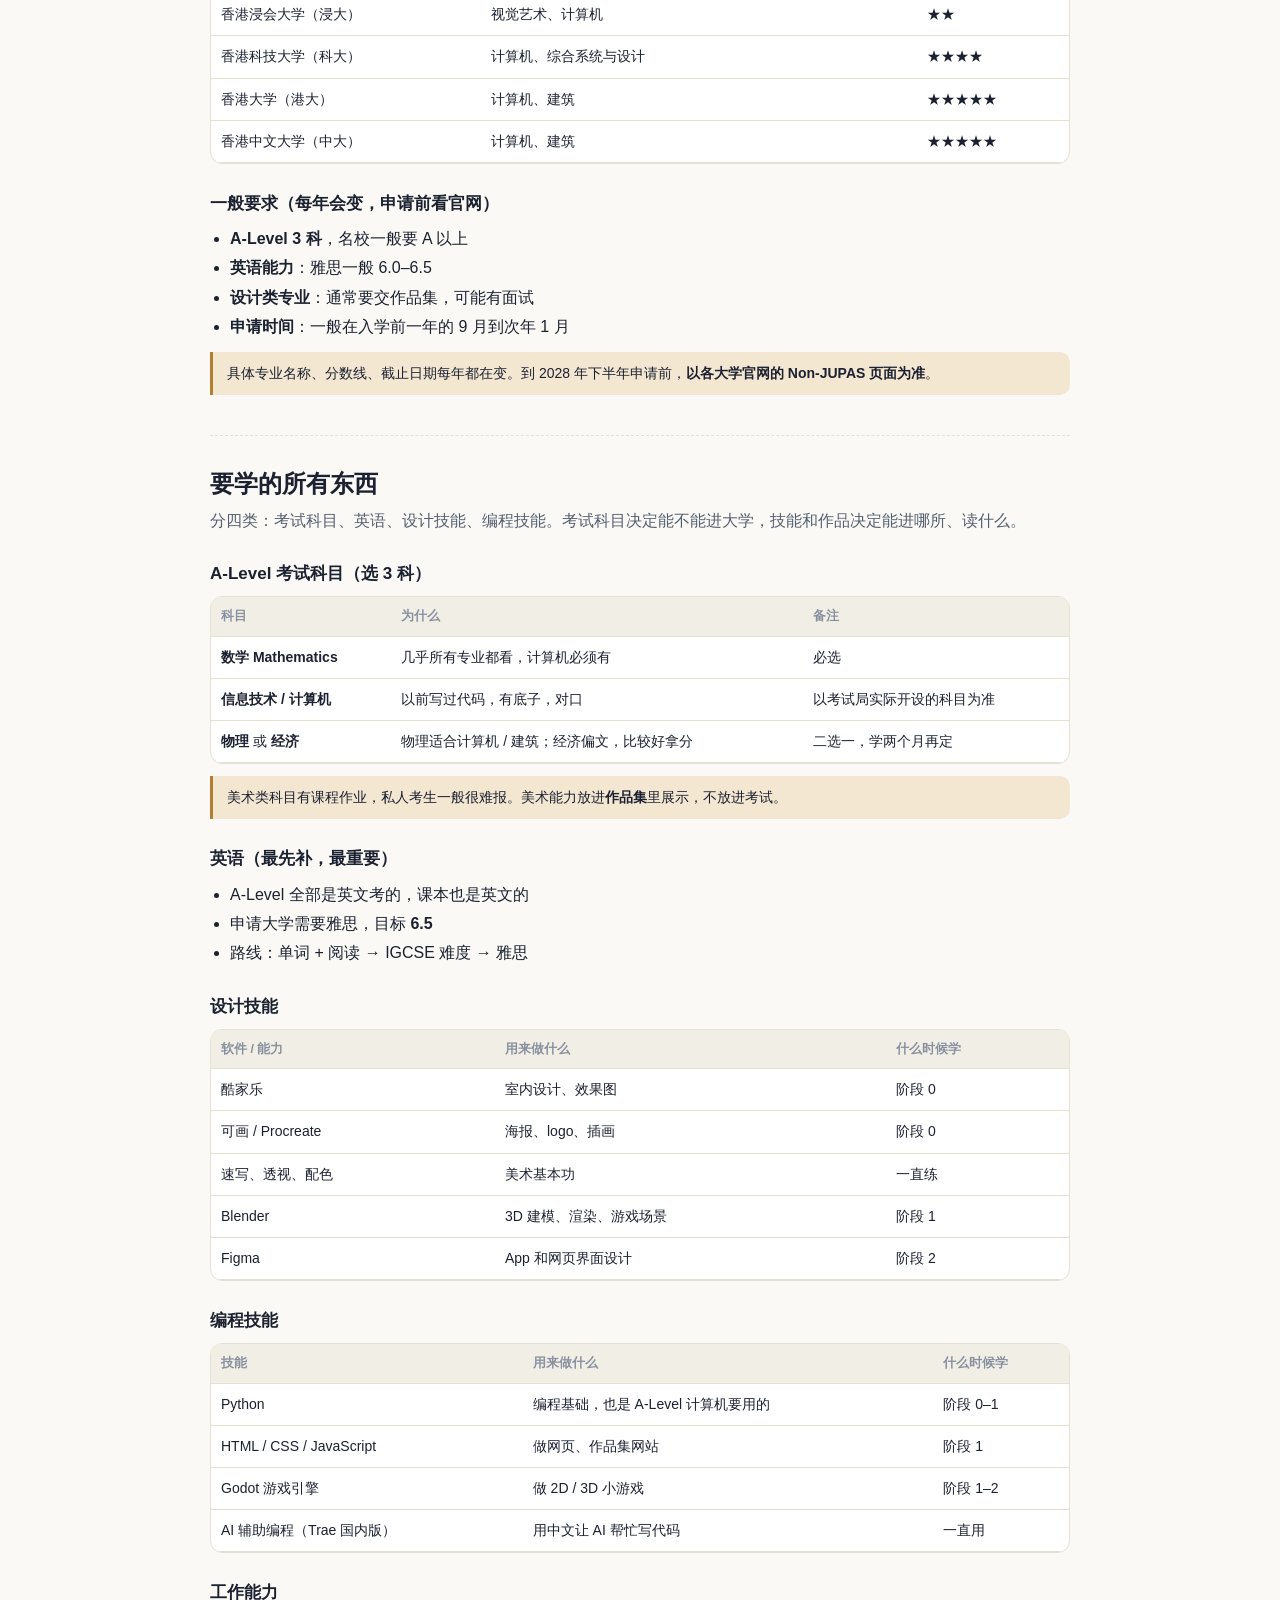
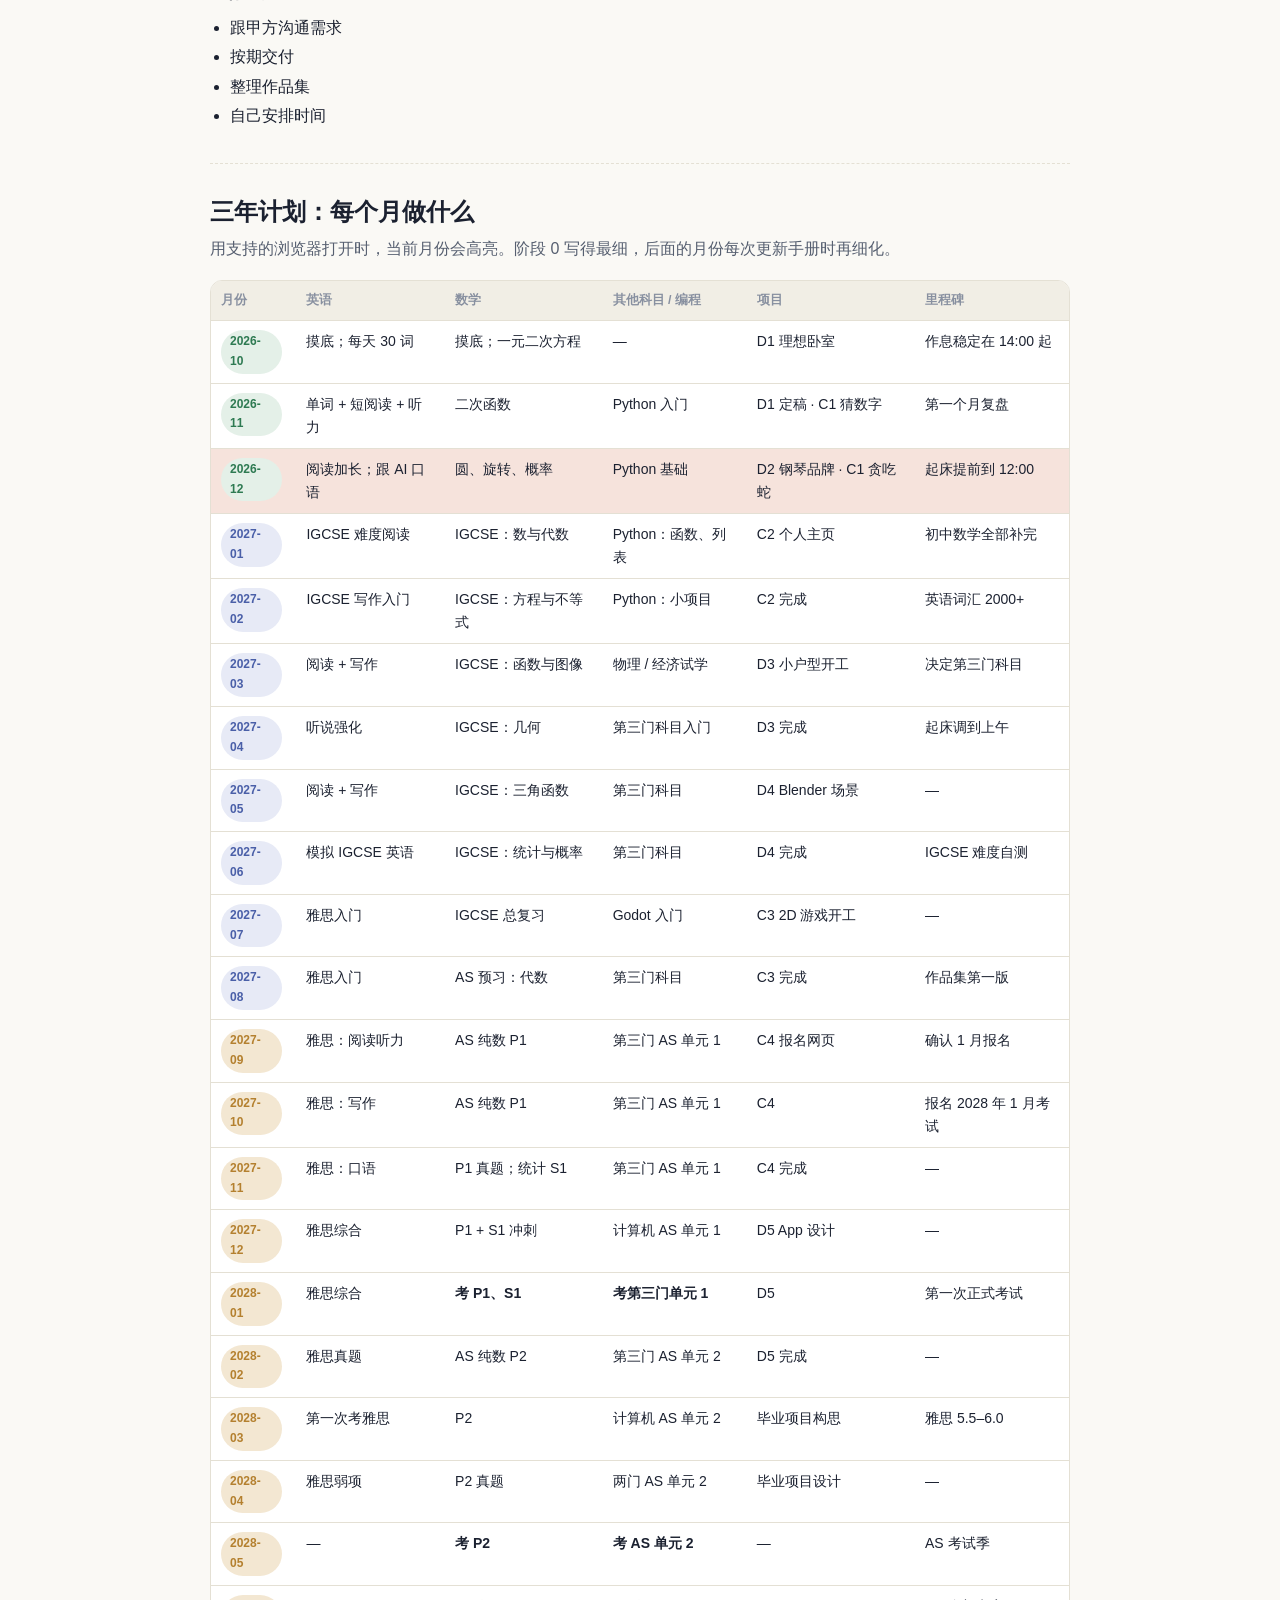
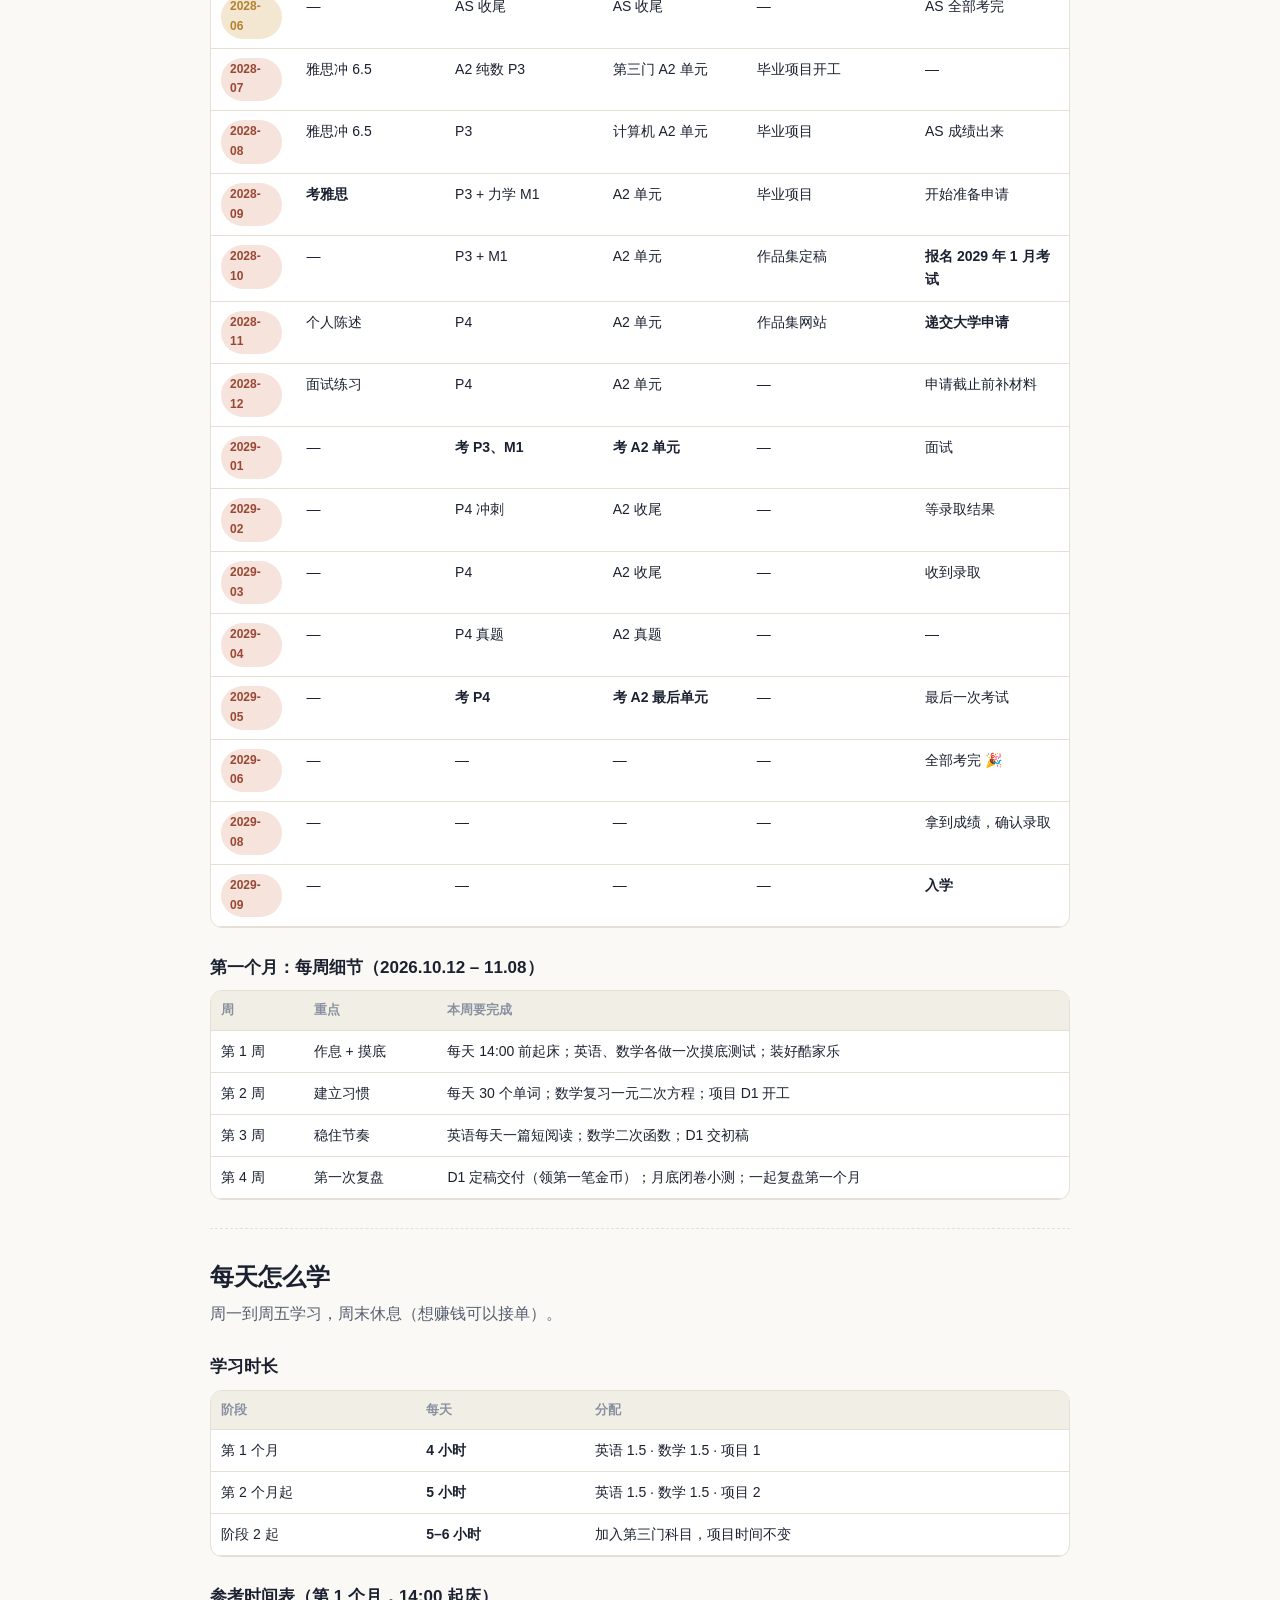
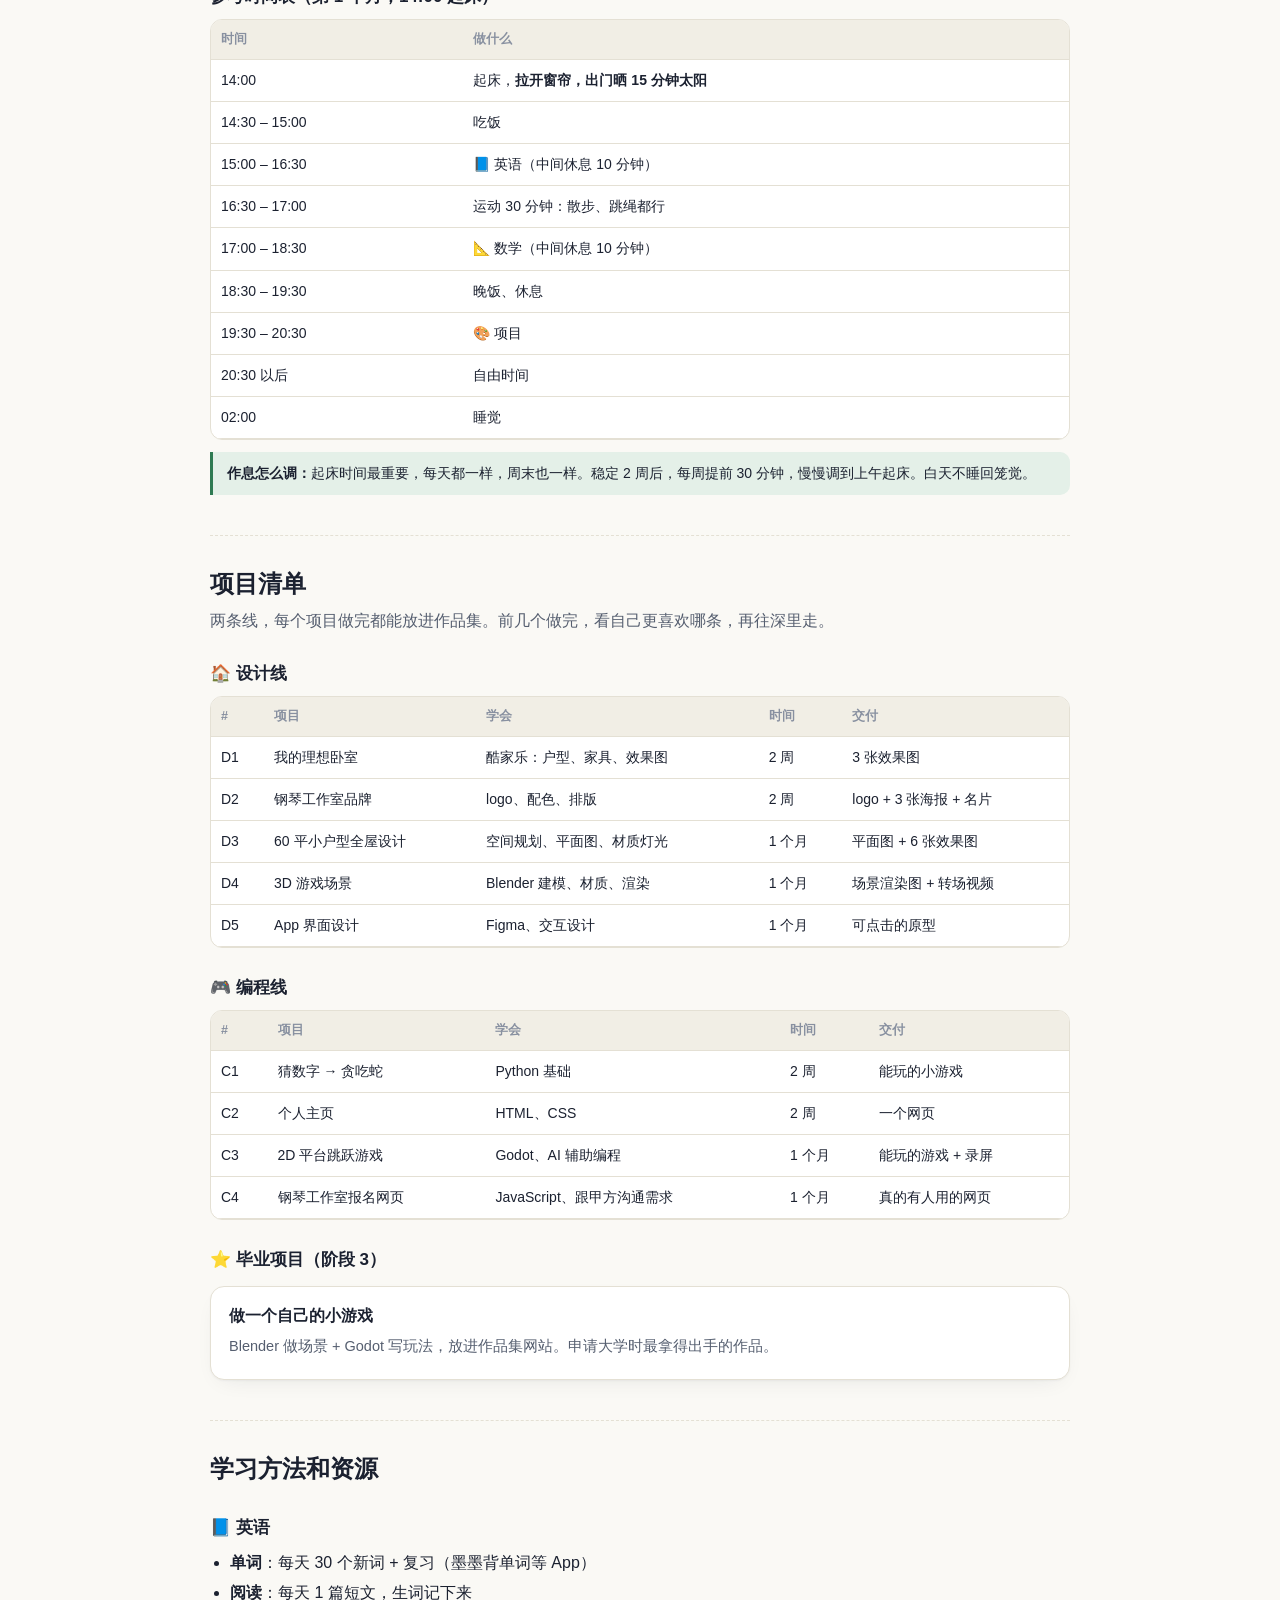
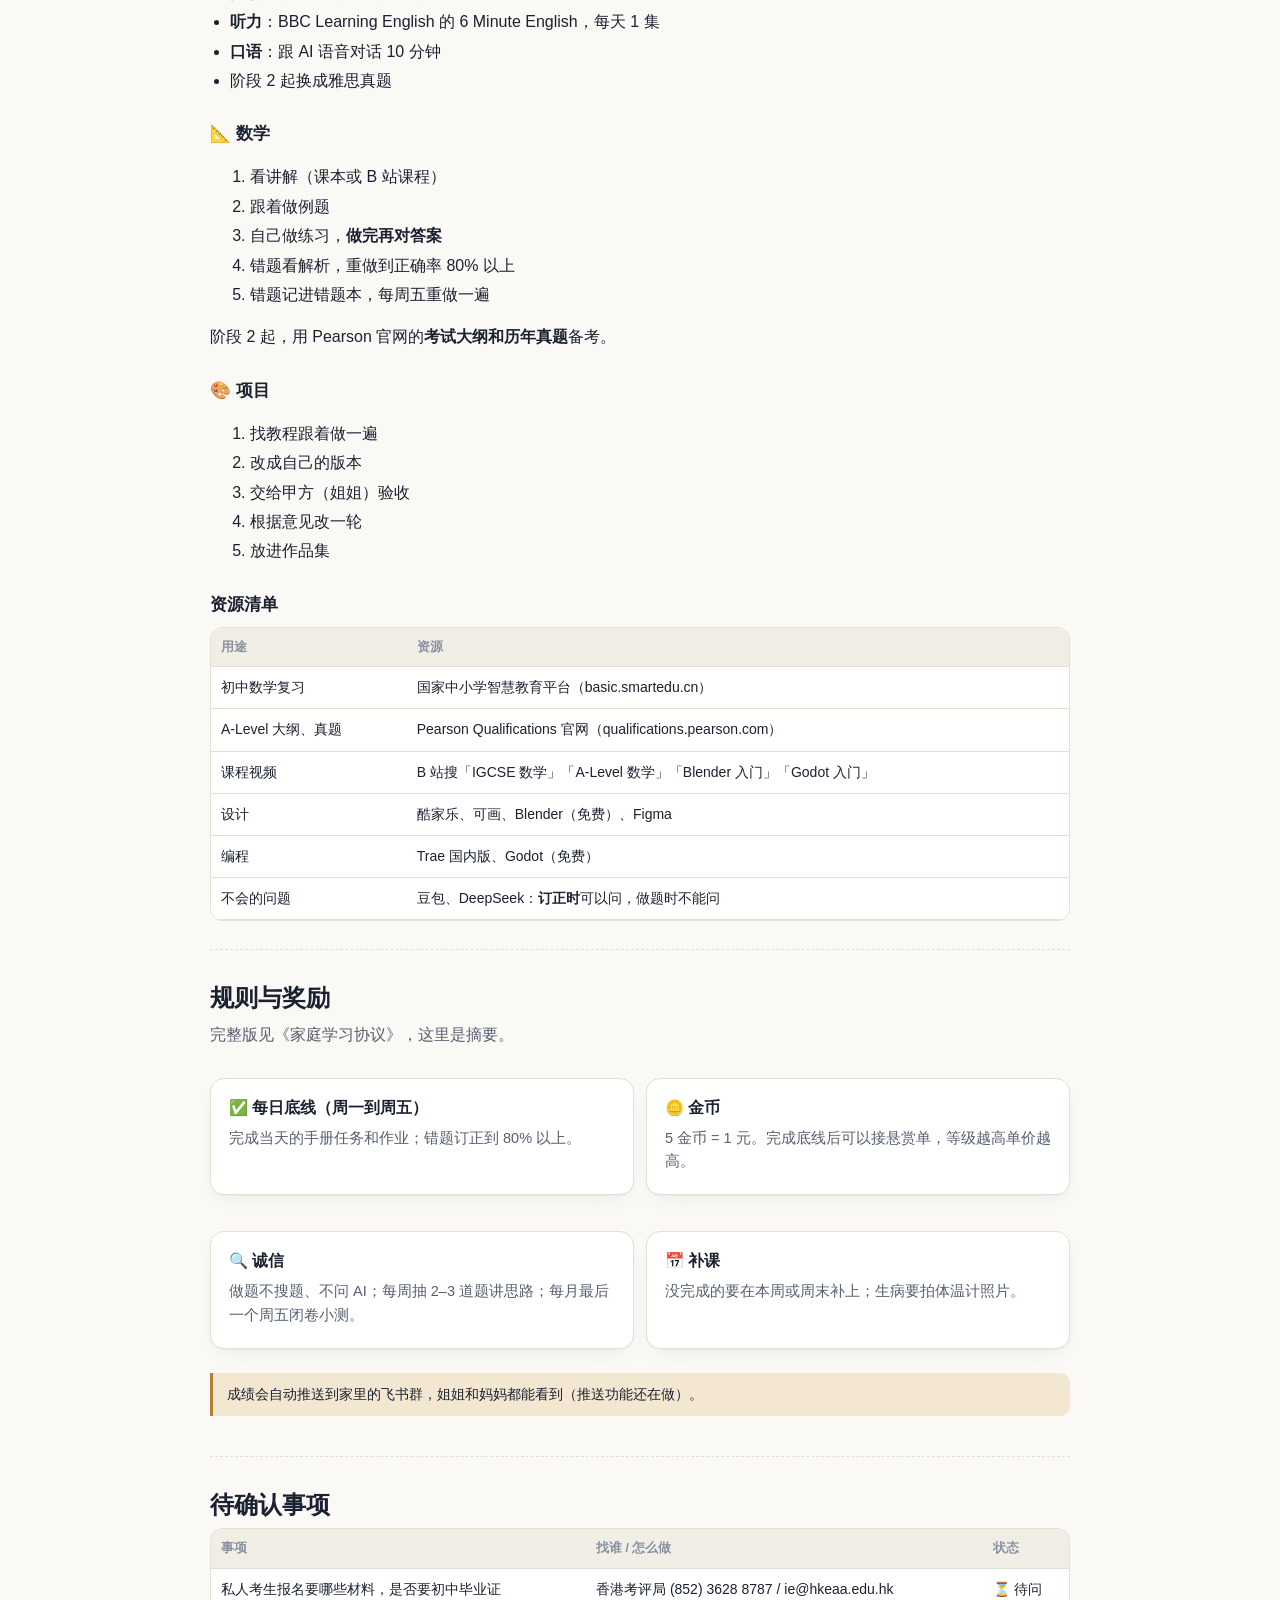
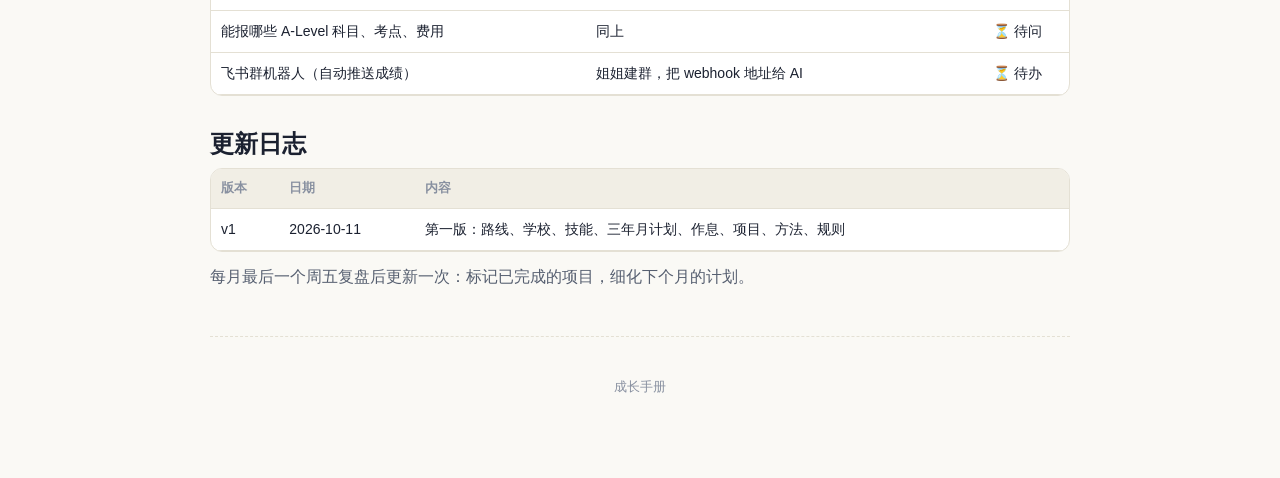
<file: handbook.html>
<!DOCTYPE html>
<html lang="zh-CN">
<head>
<meta charset="UTF-8">
<meta name="viewport" content="width=device-width, initial-scale=1.0">
<link rel="apple-touch-icon" href="apple-touch-icon.png">
<link rel="manifest" href="manifest.webmanifest">
<meta name="apple-mobile-web-app-capable" content="yes">
<meta name="mobile-web-app-capable" content="yes">
<meta name="apple-mobile-web-app-title" content="学习站">
<link rel="icon" type="image/png" href="icon-512.png">
<title>成长手册</title>
<style>
  :root{
    --bg:#FAF9F5; --surface:#FFFFFF; --surface-2:#F1EEE5;
    --ink:#1B2130; --ink-soft:#565F70; --ink-faint:#8890A0;
    --accent:#C0634A; --accent-deep:#9A4733; --accent-soft:#F6E3DC;
    --line:#E4E0D4; --good:#2E7A52; --good-soft:#E4F0E8;
    --risk:#B24337; --risk-soft:#F6E5E2; --blue:#4A5FA8; --blue-soft:#E7EAF6;
    --gold:#B4802F; --gold-soft:#F3E7D2;
    --shadow:0 1px 2px rgba(27,33,48,.04),0 8px 24px -12px rgba(27,33,48,.12);
  }
  @media (prefers-color-scheme: dark){
    :root{
      --bg:#13161F; --surface:#1A1E29; --surface-2:#20242F;
      --ink:#E9E7DF; --ink-soft:#A6ACBC; --ink-faint:#6E7488;
      --accent:#E48C72; --accent-deep:#F2B19C; --accent-soft:#33211B;
      --line:#2B2F3C; --good:#5FBF8E; --good-soft:#1B2B22;
      --risk:#E2897C; --risk-soft:#2E1E1C; --blue:#93A3E0; --blue-soft:#1E2233;
      --gold:#DDAE5F; --gold-soft:#332818;
      --shadow:0 1px 2px rgba(0,0,0,.3),0 8px 24px -12px rgba(0,0,0,.5);
    }
  }
  *{box-sizing:border-box}
  html,body{margin:0;background:var(--bg);color:var(--ink);font-family:-apple-system,"PingFang SC","Helvetica Neue",sans-serif;line-height:1.65}
  body{padding-inline:16px}
  .wrap{max-width:860px;margin:0 auto;padding-block:28px 80px}
  .eyebrow{display:inline-flex;gap:8px;align-items:center;font-size:12.5px;font-weight:600;letter-spacing:.06em;color:var(--accent-deep);background:var(--accent-soft);border-radius:100px;padding:5px 12px}
  h1{font-size:clamp(28px,5vw,40px);line-height:1.15;margin:14px 0 6px}
  .subtitle{color:var(--ink-soft);margin:0 0 22px}
  .nav{display:flex;gap:8px;overflow-x:auto;position:sticky;top:0;background:var(--bg);padding:10px 0 8px;z-index:5;margin-bottom:24px}
  .nav a{text-decoration:none;flex:0 0 auto;font:inherit;font-size:13px;padding:7px 12px;border-radius:9px;border:1px solid var(--line);background:var(--surface);color:var(--ink-soft);cursor:pointer;white-space:nowrap}
  .nav a.on{border-color:var(--accent);color:var(--accent-deep);background:var(--accent-soft);font-weight:600}
  section{display:block;scroll-margin-top:64px;padding-bottom:28px;margin-bottom:28px;border-bottom:1px dashed var(--line)}
  h2{font-size:24px;margin:6px 0 4px}
  h3{font-size:17px;margin:26px 0 8px}
  .lead{color:var(--ink-soft);margin:0 0 18px}
  .card{background:var(--surface);border:1px solid var(--line);border-radius:14px;padding:16px 18px;margin:12px 0;box-shadow:var(--shadow)}
  .grid{display:grid;gap:12px;grid-template-columns:1fr}
  @media(min-width:680px){.grid.two{grid-template-columns:1fr 1fr}.grid.three{grid-template-columns:1fr 1fr 1fr}}
  .card h4{margin:0 0 6px;font-size:15.5px}
  .card p{margin:4px 0;font-size:14.5px;color:var(--ink-soft)}
  table{width:100%;border-collapse:collapse;font-size:14px;margin:8px 0}
  th,td{text-align:left;padding:9px 10px;border-bottom:1px solid var(--line);vertical-align:top}
  th{font-size:12.5px;color:var(--ink-faint);font-weight:600;background:var(--surface-2)}
  .tbl{overflow-x:auto;background:var(--surface);border:1px solid var(--line);border-radius:12px}
  .tbl table{margin:0}
  .pill{display:inline-block;font-size:12px;font-weight:600;padding:2px 9px;border-radius:999px;margin-right:4px}
  .p0{background:var(--good-soft);color:var(--good)} .p1{background:var(--blue-soft);color:var(--blue)}
  .p2{background:var(--gold-soft);color:var(--gold)} .p3{background:var(--accent-soft);color:var(--accent-deep)}
  .note{border-left:3px solid var(--gold);background:var(--gold-soft);padding:10px 14px;border-radius:0 10px 10px 0;font-size:14px;margin:12px 0}
  .warn{border-left-color:var(--risk);background:var(--risk-soft)}
  .ok{border-left-color:var(--good);background:var(--good-soft)}
  .timeline{position:relative;margin:10px 0 0 8px;padding-left:22px;border-left:2px solid var(--line)}
  .tl{position:relative;margin-bottom:18px}
  .tl::before{content:"";position:absolute;left:-29px;top:6px;width:12px;height:12px;border-radius:50%;background:var(--accent)}
  .tl b{display:block}
  .tl span{color:var(--ink-soft);font-size:14px}
  ul{padding-left:20px;margin:6px 0} li{margin:3px 0}
  .month-filter{display:flex;gap:6px;flex-wrap:wrap;margin:6px 0 10px}
  .month-filter button{font:inherit;font-size:12.5px;padding:5px 10px;border-radius:8px;border:1px solid var(--line);background:var(--surface);color:var(--ink-soft);cursor:pointer}
  .month-filter button.on{background:var(--ink);color:var(--bg);border-color:var(--ink)}
  tr.now td{background:var(--accent-soft)}
  .foot{margin-top:40px;color:var(--ink-faint);font-size:12.5px;text-align:center}
  @media print{.card{box-shadow:none}.nav{display:none}section{break-inside:auto}}
  .back{display:inline-block;margin-bottom:10px;color:var(--accent-deep);text-decoration:none;font-size:14px}
</style>
</head>
<body>
<div class="wrap">
  <a class="back" href="./">← 回到今天的任务</a><br>
  <span class="eyebrow">版本 v1 · 2026-10-11</span>
  <h1>成长手册</h1>
  <p class="subtitle">从现在到上大学的完整路线图：要去哪、学什么、每个月做什么、每天怎么学。</p>

  <div class="nav" id="nav">
    <a href="#s0">总览</a>
    <a href="#s1">目标学校</a>
    <a href="#s2">要学什么</a>
    <a href="#s3">三年计划</a>
    <a href="#s4">每天怎么学</a>
    <a href="#s5">项目清单</a>
    <a href="#s6">学习方法</a>
    <a href="#s7">规则与奖励</a>
    <a href="#s8">待确认 &amp; 更新</a>
  </div>

<!-- ============ 0 总览 ============ -->
<section id="s0" class="on">
  <h2>一句话目标</h2>
  <p class="lead">用 <b>A-Level</b> 申请<b>香港的大学</b>，读<b>设计或计算机</b>方向，18 岁左右入学。同时攒一套拿得出手的<b>作品集</b>。</p>

  <div class="grid three">
    <div class="card"><h4>🎓 终点</h4><p>2029 年 9 月入读香港的大学（本地生学费）</p></div>
    <div class="card"><h4>📚 考试</h4><p>Pearson Edexcel 国际 A-Level，3 科 + 雅思</p></div>
    <div class="card"><h4>🎨 作品</h4><p>设计 + 编程项目，最后做一个自己的小游戏</p></div>
  </div>

  <h3>四个阶段</h3>
  <div class="timeline">
    <div class="tl"><b><span class="pill p0">阶段 0</span>打地基 · 2026.10 – 2026.12</b><span>作息调回来，英语和初中数学补起来，做第一批小项目</span></div>
    <div class="tl"><b><span class="pill p1">阶段 1</span>过渡 · 2027.01 – 2027.08</b><span>学 IGCSE 难度的数学和英语，学 Python，项目进阶到 3D 和游戏</span></div>
    <div class="tl"><b><span class="pill p2">阶段 2</span>AS · 2027.09 – 2028.06</b><span>A-Level 前半段，2028 年 1 月和 6 月第一次正式考试</span></div>
    <div class="tl"><b><span class="pill p3">阶段 3</span>A2 + 申请 · 2028.07 – 2029.08</b><span>A-Level 后半段，考雅思，整理作品集，申请大学，拿成绩入学</span></div>
  </div>

  <div class="note warn"><b>还没确认的事：</b>私人考生报名需要哪些材料（是否要初中毕业证），要打电话问香港考评局 (852) 3628 8787。确认前，路线按"可以报"来安排，见「待确认 &amp; 更新」。</div>
</section>

<!-- ============ 1 目标学校 ============ -->
<section id="s1">
  <h2>目标学校和专业</h2>
  <p class="lead">香港永久居民读政府资助的大学按<b>本地生</b>收费（大约每年 4–5 万港币）。用 A-Level 成绩走「非联招 Non-JUPAS」直接向大学申请。</p>

  <h3>可以考虑的专业方向</h3>
  <div class="grid two">
    <div class="card"><h4>🎮 创意媒体 / 新媒体</h4><p>编程 + 美术 + 游戏都用得上，最对口。</p></div>
    <div class="card"><h4>📱 交互设计</h4><p>设计 App、网站、产品界面，就业面广。</p></div>
    <div class="card"><h4>💻 计算机科学</h4><p>最"硬"，数学要求高，选择最多。</p></div>
    <div class="card"><h4>🏠 建筑 / 室内（备选）</h4><p>空间天赋用得上，但要读 5 年以上，数学物理要求高。</p></div>
  </div>

  <h3>学校清单</h3>
  <div class="tbl"><table>
    <tr><th>学校</th><th>适合的学院 / 方向</th><th>难度</th></tr>
    <tr><td>香港城市大学（城大）</td><td>创意媒体学院：媒体、游戏、互动艺术</td><td>★★★</td></tr>
    <tr><td>香港理工大学（理大）</td><td>设计学院：交互设计、数码媒体</td><td>★★★</td></tr>
    <tr><td>香港浸会大学（浸大）</td><td>视觉艺术、计算机</td><td>★★</td></tr>
    <tr><td>香港科技大学（科大）</td><td>计算机、综合系统与设计</td><td>★★★★</td></tr>
    <tr><td>香港大学（港大）</td><td>计算机、建筑</td><td>★★★★★</td></tr>
    <tr><td>香港中文大学（中大）</td><td>计算机、建筑</td><td>★★★★★</td></tr>
  </table></div>

  <h3>一般要求（每年会变，申请前看官网）</h3>
  <ul>
    <li><b>A-Level 3 科</b>，名校一般要 A 以上</li>
    <li><b>英语能力</b>：雅思一般 6.0–6.5</li>
    <li><b>设计类专业</b>：通常要交作品集，可能有面试</li>
    <li><b>申请时间</b>：一般在入学前一年的 9 月到次年 1 月</li>
  </ul>
  <div class="note">具体专业名称、分数线、截止日期每年都在变。到 2028 年下半年申请前，<b>以各大学官网的 Non-JUPAS 页面为准</b>。</div>
</section>

<!-- ============ 2 要学什么 ============ -->
<section id="s2">
  <h2>要学的所有东西</h2>
  <p class="lead">分四类：考试科目、英语、设计技能、编程技能。考试科目决定能不能进大学，技能和作品决定能进哪所、读什么。</p>

  <h3>A-Level 考试科目（选 3 科）</h3>
  <div class="tbl"><table>
    <tr><th>科目</th><th>为什么</th><th>备注</th></tr>
    <tr><td><b>数学 Mathematics</b></td><td>几乎所有专业都看，计算机必须有</td><td>必选</td></tr>
    <tr><td><b>信息技术 / 计算机</b></td><td>以前写过代码，有底子，对口</td><td>以考试局实际开设的科目为准</td></tr>
    <tr><td><b>物理</b> 或 <b>经济</b></td><td>物理适合计算机 / 建筑；经济偏文，比较好拿分</td><td>二选一，学两个月再定</td></tr>
  </table></div>
  <div class="note">美术类科目有课程作业，私人考生一般很难报。美术能力放进<b>作品集</b>里展示，不放进考试。</div>

  <h3>英语（最先补，最重要）</h3>
  <ul>
    <li>A-Level 全部是英文考的，课本也是英文的</li>
    <li>申请大学需要雅思，目标 <b>6.5</b></li>
    <li>路线：单词 + 阅读 → IGCSE 难度 → 雅思</li>
  </ul>

  <h3>设计技能</h3>
  <div class="tbl"><table>
    <tr><th>软件 / 能力</th><th>用来做什么</th><th>什么时候学</th></tr>
    <tr><td>酷家乐</td><td>室内设计、效果图</td><td>阶段 0</td></tr>
    <tr><td>可画 / Procreate</td><td>海报、logo、插画</td><td>阶段 0</td></tr>
    <tr><td>速写、透视、配色</td><td>美术基本功</td><td>一直练</td></tr>
    <tr><td>Blender</td><td>3D 建模、渲染、游戏场景</td><td>阶段 1</td></tr>
    <tr><td>Figma</td><td>App 和网页界面设计</td><td>阶段 2</td></tr>
  </table></div>

  <h3>编程技能</h3>
  <div class="tbl"><table>
    <tr><th>技能</th><th>用来做什么</th><th>什么时候学</th></tr>
    <tr><td>Python</td><td>编程基础，也是 A-Level 计算机要用的</td><td>阶段 0–1</td></tr>
    <tr><td>HTML / CSS / JavaScript</td><td>做网页、作品集网站</td><td>阶段 1</td></tr>
    <tr><td>Godot 游戏引擎</td><td>做 2D / 3D 小游戏</td><td>阶段 1–2</td></tr>
    <tr><td>AI 辅助编程（Trae 国内版）</td><td>用中文让 AI 帮忙写代码</td><td>一直用</td></tr>
  </table></div>

  <h3>工作能力</h3>
  <ul><li>跟甲方沟通需求</li><li>按期交付</li><li>整理作品集</li><li>自己安排时间</li></ul>
</section>

<!-- ============ 3 三年计划 ============ -->
<section id="s3">
  <h2>三年计划：每个月做什么</h2>
  <p class="lead">用支持的浏览器打开时，当前月份会高亮。阶段 0 写得最细，后面的月份每次更新手册时再细化。</p>
    <div class="tbl"><table id="months">
    <thead><tr><th>月份</th><th>英语</th><th>数学</th><th>其他科目 / 编程</th><th>项目</th><th>里程碑</th></tr></thead>
    <tbody>
<tr data-m="2026-10"><td><span class="pill p0">2026-10</span></td><td>摸底；每天 30 词</td><td>摸底；一元二次方程</td><td>—</td><td>D1 理想卧室</td><td>作息稳定在 14:00 起</td></tr>
<tr data-m="2026-11"><td><span class="pill p0">2026-11</span></td><td>单词 + 短阅读 + 听力</td><td>二次函数</td><td>Python 入门</td><td>D1 定稿 · C1 猜数字</td><td>第一个月复盘</td></tr>
<tr data-m="2026-12"><td><span class="pill p0">2026-12</span></td><td>阅读加长；跟 AI 口语</td><td>圆、旋转、概率</td><td>Python 基础</td><td>D2 钢琴品牌 · C1 贪吃蛇</td><td>起床提前到 12:00</td></tr>
<tr data-m="2027-01"><td><span class="pill p1">2027-01</span></td><td>IGCSE 难度阅读</td><td>IGCSE：数与代数</td><td>Python：函数、列表</td><td>C2 个人主页</td><td>初中数学全部补完</td></tr>
<tr data-m="2027-02"><td><span class="pill p1">2027-02</span></td><td>IGCSE 写作入门</td><td>IGCSE：方程与不等式</td><td>Python：小项目</td><td>C2 完成</td><td>英语词汇 2000+</td></tr>
<tr data-m="2027-03"><td><span class="pill p1">2027-03</span></td><td>阅读 + 写作</td><td>IGCSE：函数与图像</td><td>物理 / 经济试学</td><td>D3 小户型开工</td><td>决定第三门科目</td></tr>
<tr data-m="2027-04"><td><span class="pill p1">2027-04</span></td><td>听说强化</td><td>IGCSE：几何</td><td>第三门科目入门</td><td>D3 完成</td><td>起床调到上午</td></tr>
<tr data-m="2027-05"><td><span class="pill p1">2027-05</span></td><td>阅读 + 写作</td><td>IGCSE：三角函数</td><td>第三门科目</td><td>D4 Blender 场景</td><td>—</td></tr>
<tr data-m="2027-06"><td><span class="pill p1">2027-06</span></td><td>模拟 IGCSE 英语</td><td>IGCSE：统计与概率</td><td>第三门科目</td><td>D4 完成</td><td>IGCSE 难度自测</td></tr>
<tr data-m="2027-07"><td><span class="pill p1">2027-07</span></td><td>雅思入门</td><td>IGCSE 总复习</td><td>Godot 入门</td><td>C3 2D 游戏开工</td><td>—</td></tr>
<tr data-m="2027-08"><td><span class="pill p1">2027-08</span></td><td>雅思入门</td><td>AS 预习：代数</td><td>第三门科目</td><td>C3 完成</td><td>作品集第一版</td></tr>
<tr data-m="2027-09"><td><span class="pill p2">2027-09</span></td><td>雅思：阅读听力</td><td>AS 纯数 P1</td><td>第三门 AS 单元 1</td><td>C4 报名网页</td><td>确认 1 月报名</td></tr>
<tr data-m="2027-10"><td><span class="pill p2">2027-10</span></td><td>雅思：写作</td><td>AS 纯数 P1</td><td>第三门 AS 单元 1</td><td>C4</td><td>报名 2028 年 1 月考试</td></tr>
<tr data-m="2027-11"><td><span class="pill p2">2027-11</span></td><td>雅思：口语</td><td>P1 真题；统计 S1</td><td>第三门 AS 单元 1</td><td>C4 完成</td><td>—</td></tr>
<tr data-m="2027-12"><td><span class="pill p2">2027-12</span></td><td>雅思综合</td><td>P1 + S1 冲刺</td><td>计算机 AS 单元 1</td><td>D5 App 设计</td><td>—</td></tr>
<tr data-m="2028-01"><td><span class="pill p2">2028-01</span></td><td>雅思综合</td><td><b>考 P1、S1</b></td><td><b>考第三门单元 1</b></td><td>D5</td><td>第一次正式考试</td></tr>
<tr data-m="2028-02"><td><span class="pill p2">2028-02</span></td><td>雅思真题</td><td>AS 纯数 P2</td><td>第三门 AS 单元 2</td><td>D5 完成</td><td>—</td></tr>
<tr data-m="2028-03"><td><span class="pill p2">2028-03</span></td><td>第一次考雅思</td><td>P2</td><td>计算机 AS 单元 2</td><td>毕业项目构思</td><td>雅思 5.5–6.0</td></tr>
<tr data-m="2028-04"><td><span class="pill p2">2028-04</span></td><td>雅思弱项</td><td>P2 真题</td><td>两门 AS 单元 2</td><td>毕业项目设计</td><td>—</td></tr>
<tr data-m="2028-05"><td><span class="pill p2">2028-05</span></td><td>—</td><td><b>考 P2</b></td><td><b>考 AS 单元 2</b></td><td>—</td><td>AS 考试季</td></tr>
<tr data-m="2028-06"><td><span class="pill p2">2028-06</span></td><td>—</td><td>AS 收尾</td><td>AS 收尾</td><td>—</td><td>AS 全部考完</td></tr>
<tr data-m="2028-07"><td><span class="pill p3">2028-07</span></td><td>雅思冲 6.5</td><td>A2 纯数 P3</td><td>第三门 A2 单元</td><td>毕业项目开工</td><td>—</td></tr>
<tr data-m="2028-08"><td><span class="pill p3">2028-08</span></td><td>雅思冲 6.5</td><td>P3</td><td>计算机 A2 单元</td><td>毕业项目</td><td>AS 成绩出来</td></tr>
<tr data-m="2028-09"><td><span class="pill p3">2028-09</span></td><td><b>考雅思</b></td><td>P3 + 力学 M1</td><td>A2 单元</td><td>毕业项目</td><td>开始准备申请</td></tr>
<tr data-m="2028-10"><td><span class="pill p3">2028-10</span></td><td>—</td><td>P3 + M1</td><td>A2 单元</td><td>作品集定稿</td><td><b>报名 2029 年 1 月考试</b></td></tr>
<tr data-m="2028-11"><td><span class="pill p3">2028-11</span></td><td>个人陈述</td><td>P4</td><td>A2 单元</td><td>作品集网站</td><td><b>递交大学申请</b></td></tr>
<tr data-m="2028-12"><td><span class="pill p3">2028-12</span></td><td>面试练习</td><td>P4</td><td>A2 单元</td><td>—</td><td>申请截止前补材料</td></tr>
<tr data-m="2029-01"><td><span class="pill p3">2029-01</span></td><td>—</td><td><b>考 P3、M1</b></td><td><b>考 A2 单元</b></td><td>—</td><td>面试</td></tr>
<tr data-m="2029-02"><td><span class="pill p3">2029-02</span></td><td>—</td><td>P4 冲刺</td><td>A2 收尾</td><td>—</td><td>等录取结果</td></tr>
<tr data-m="2029-03"><td><span class="pill p3">2029-03</span></td><td>—</td><td>P4</td><td>A2 收尾</td><td>—</td><td>收到录取</td></tr>
<tr data-m="2029-04"><td><span class="pill p3">2029-04</span></td><td>—</td><td>P4 真题</td><td>A2 真题</td><td>—</td><td>—</td></tr>
<tr data-m="2029-05"><td><span class="pill p3">2029-05</span></td><td>—</td><td><b>考 P4</b></td><td><b>考 A2 最后单元</b></td><td>—</td><td>最后一次考试</td></tr>
<tr data-m="2029-06"><td><span class="pill p3">2029-06</span></td><td>—</td><td>—</td><td>—</td><td>—</td><td>全部考完 🎉</td></tr>
<tr data-m="2029-08"><td><span class="pill p3">2029-08</span></td><td>—</td><td>—</td><td>—</td><td>—</td><td>拿到成绩，确认录取</td></tr>
<tr data-m="2029-09"><td><span class="pill p3">2029-09</span></td><td>—</td><td>—</td><td>—</td><td>—</td><td><b>入学</b></td></tr>
</tbody>
  </table></div>

  <h3>第一个月：每周细节（2026.10.12 – 11.08）</h3>
  <div class="tbl"><table>
    <tr><th>周</th><th>重点</th><th>本周要完成</th></tr>
    <tr><td>第 1 周</td><td>作息 + 摸底</td><td>每天 14:00 前起床；英语、数学各做一次摸底测试；装好酷家乐</td></tr>
    <tr><td>第 2 周</td><td>建立习惯</td><td>每天 30 个单词；数学复习一元二次方程；项目 D1 开工</td></tr>
    <tr><td>第 3 周</td><td>稳住节奏</td><td>英语每天一篇短阅读；数学二次函数；D1 交初稿</td></tr>
    <tr><td>第 4 周</td><td>第一次复盘</td><td>D1 定稿交付（领第一笔金币）；月底闭卷小测；一起复盘第一个月</td></tr>
  </table></div>
</section>

<!-- ============ 4 每天怎么学 ============ -->
<section id="s4">
  <h2>每天怎么学</h2>
  <p class="lead">周一到周五学习，周末休息（想赚钱可以接单）。</p>

  <h3>学习时长</h3>
  <div class="tbl"><table>
    <tr><th>阶段</th><th>每天</th><th>分配</th></tr>
    <tr><td>第 1 个月</td><td><b>4 小时</b></td><td>英语 1.5 · 数学 1.5 · 项目 1</td></tr>
    <tr><td>第 2 个月起</td><td><b>5 小时</b></td><td>英语 1.5 · 数学 1.5 · 项目 2</td></tr>
    <tr><td>阶段 2 起</td><td><b>5–6 小时</b></td><td>加入第三门科目，项目时间不变</td></tr>
  </table></div>

  <h3>参考时间表（第 1 个月，14:00 起床）</h3>
  <div class="tbl"><table>
    <tr><th>时间</th><th>做什么</th></tr>
    <tr><td>14:00</td><td>起床，<b>拉开窗帘，出门晒 15 分钟太阳</b></td></tr>
    <tr><td>14:30 – 15:00</td><td>吃饭</td></tr>
    <tr><td>15:00 – 16:30</td><td>📘 英语（中间休息 10 分钟）</td></tr>
    <tr><td>16:30 – 17:00</td><td>运动 30 分钟：散步、跳绳都行</td></tr>
    <tr><td>17:00 – 18:30</td><td>📐 数学（中间休息 10 分钟）</td></tr>
    <tr><td>18:30 – 19:30</td><td>晚饭、休息</td></tr>
    <tr><td>19:30 – 20:30</td><td>🎨 项目</td></tr>
    <tr><td>20:30 以后</td><td>自由时间</td></tr>
    <tr><td>02:00</td><td>睡觉</td></tr>
  </table></div>
  <div class="note ok"><b>作息怎么调：</b>起床时间最重要，每天都一样，周末也一样。稳定 2 周后，每周提前 30 分钟，慢慢调到上午起床。白天不睡回笼觉。</div>
</section>

<!-- ============ 5 项目清单 ============ -->
<section id="s5">
  <h2>项目清单</h2>
  <p class="lead">两条线，每个项目做完都能放进作品集。前几个做完，看自己更喜欢哪条，再往深里走。</p>

  <h3>🏠 设计线</h3>
  <div class="tbl"><table>
    <tr><th>#</th><th>项目</th><th>学会</th><th>时间</th><th>交付</th></tr>
    <tr><td>D1</td><td>我的理想卧室</td><td>酷家乐：户型、家具、效果图</td><td>2 周</td><td>3 张效果图</td></tr>
    <tr><td>D2</td><td>钢琴工作室品牌</td><td>logo、配色、排版</td><td>2 周</td><td>logo + 3 张海报 + 名片</td></tr>
    <tr><td>D3</td><td>60 平小户型全屋设计</td><td>空间规划、平面图、材质灯光</td><td>1 个月</td><td>平面图 + 6 张效果图</td></tr>
    <tr><td>D4</td><td>3D 游戏场景</td><td>Blender 建模、材质、渲染</td><td>1 个月</td><td>场景渲染图 + 转场视频</td></tr>
    <tr><td>D5</td><td>App 界面设计</td><td>Figma、交互设计</td><td>1 个月</td><td>可点击的原型</td></tr>
  </table></div>

  <h3>🎮 编程线</h3>
  <div class="tbl"><table>
    <tr><th>#</th><th>项目</th><th>学会</th><th>时间</th><th>交付</th></tr>
    <tr><td>C1</td><td>猜数字 → 贪吃蛇</td><td>Python 基础</td><td>2 周</td><td>能玩的小游戏</td></tr>
    <tr><td>C2</td><td>个人主页</td><td>HTML、CSS</td><td>2 周</td><td>一个网页</td></tr>
    <tr><td>C3</td><td>2D 平台跳跃游戏</td><td>Godot、AI 辅助编程</td><td>1 个月</td><td>能玩的游戏 + 录屏</td></tr>
    <tr><td>C4</td><td>钢琴工作室报名网页</td><td>JavaScript、跟甲方沟通需求</td><td>1 个月</td><td>真的有人用的网页</td></tr>
  </table></div>

  <h3>⭐ 毕业项目（阶段 3）</h3>
  <div class="card"><h4>做一个自己的小游戏</h4><p>Blender 做场景 + Godot 写玩法，放进作品集网站。申请大学时最拿得出手的作品。</p></div>
</section>

<!-- ============ 6 学习方法 ============ -->
<section id="s6">
  <h2>学习方法和资源</h2>

  <h3>📘 英语</h3>
  <ul>
    <li><b>单词</b>：每天 30 个新词 + 复习（墨墨背单词等 App）</li>
    <li><b>阅读</b>：每天 1 篇短文，生词记下来</li>
    <li><b>听力</b>：BBC Learning English 的 6 Minute English，每天 1 集</li>
    <li><b>口语</b>：跟 AI 语音对话 10 分钟</li>
    <li>阶段 2 起换成雅思真题</li>
  </ul>

  <h3>📐 数学</h3>
  <ol>
    <li>看讲解（课本或 B 站课程）</li>
    <li>跟着做例题</li>
    <li>自己做练习，<b>做完再对答案</b></li>
    <li>错题看解析，重做到正确率 80% 以上</li>
    <li>错题记进错题本，每周五重做一遍</li>
  </ol>
  <p>阶段 2 起，用 Pearson 官网的<b>考试大纲和历年真题</b>备考。</p>

  <h3>🎨 项目</h3>
  <ol><li>找教程跟着做一遍</li><li>改成自己的版本</li><li>交给甲方（姐姐）验收</li><li>根据意见改一轮</li><li>放进作品集</li></ol>

  <h3>资源清单</h3>
  <div class="tbl"><table>
    <tr><th>用途</th><th>资源</th></tr>
    <tr><td>初中数学复习</td><td>国家中小学智慧教育平台（basic.smartedu.cn）</td></tr>
    <tr><td>A-Level 大纲、真题</td><td>Pearson Qualifications 官网（qualifications.pearson.com）</td></tr>
    <tr><td>课程视频</td><td>B 站搜「IGCSE 数学」「A-Level 数学」「Blender 入门」「Godot 入门」</td></tr>
    <tr><td>设计</td><td>酷家乐、可画、Blender（免费）、Figma</td></tr>
    <tr><td>编程</td><td>Trae 国内版、Godot（免费）</td></tr>
    <tr><td>不会的问题</td><td>豆包、DeepSeek：<b>订正时</b>可以问，做题时不能问</td></tr>
  </table></div>
</section>

<!-- ============ 7 规则与奖励 ============ -->
<section id="s7">
  <h2>规则与奖励</h2>
  <p class="lead">完整版见《家庭学习协议》，这里是摘要。</p>
  <div class="grid two">
    <div class="card"><h4>✅ 每日底线（周一到周五）</h4><p>完成当天的手册任务和作业；错题订正到 80% 以上。</p></div>
    <div class="card"><h4>🪙 金币</h4><p>5 金币 = 1 元。完成底线后可以接悬赏单，等级越高单价越高。</p></div>
    <div class="card"><h4>🔍 诚信</h4><p>做题不搜题、不问 AI；每周抽 2–3 道题讲思路；每月最后一个周五闭卷小测。</p></div>
    <div class="card"><h4>📅 补课</h4><p>没完成的要在本周或周末补上；生病要拍体温计照片。</p></div>
  </div>
  <div class="note">成绩会自动推送到家里的飞书群，姐姐和妈妈都能看到（推送功能还在做）。</div>
</section>

<!-- ============ 8 待确认 & 更新 ============ -->
<section id="s8">
  <h2>待确认事项</h2>
  <div class="tbl"><table>
    <tr><th>事项</th><th>找谁 / 怎么做</th><th>状态</th></tr>
    <tr><td>私人考生报名要哪些材料，是否要初中毕业证</td><td>香港考评局 (852) 3628 8787 / ie@hkeaa.edu.hk</td><td>⏳ 待问</td></tr>
    <tr><td>能报哪些 A-Level 科目、考点、费用</td><td>同上</td><td>⏳ 待问</td></tr>
    <tr><td>飞书群机器人（自动推送成绩）</td><td>姐姐建群，把 webhook 地址给 AI</td><td>⏳ 待办</td></tr>
  </table></div>

  <h2 style="margin-top:28px">更新日志</h2>
  <div class="tbl"><table>
    <tr><th>版本</th><th>日期</th><th>内容</th></tr>
    <tr><td>v1</td><td>2026-10-11</td><td>第一版：路线、学校、技能、三年月计划、作息、项目、方法、规则</td></tr>
  </table></div>
  <p class="lead" style="margin-top:12px">每月最后一个周五复盘后更新一次：标记已完成的项目，细化下个月的计划。</p>
</section>

  <div class="foot">成长手册</div>
</div>

<script>
// 月计划在上面的表格里直接改（每行一个月）。这段只负责高亮当前月份。
try{const d=new Date(),c=d.getFullYear()+'-'+String(d.getMonth()+1).padStart(2,'0');
document.querySelectorAll('tr[data-m="'+c+'"]').forEach(r=>r.classList.add('now'));}catch(e){}
</script>
</body>
</html>
</file>
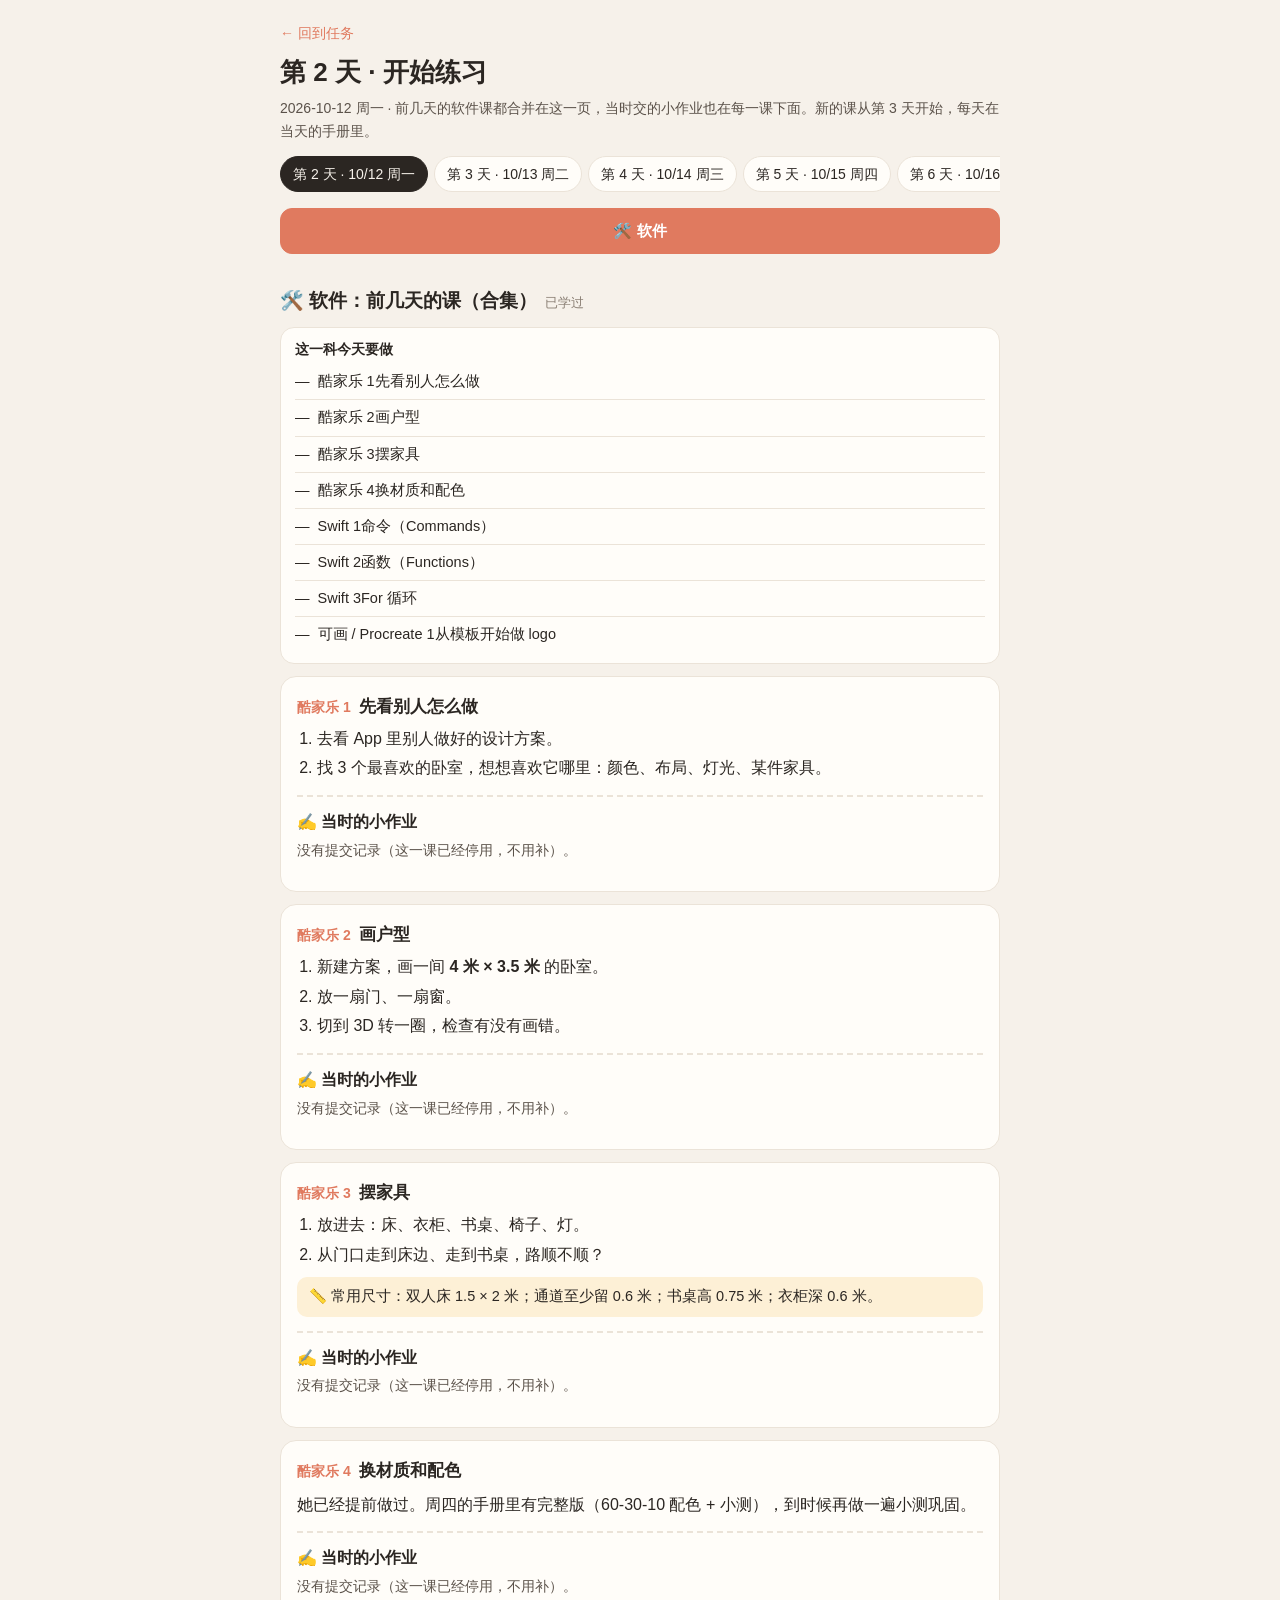
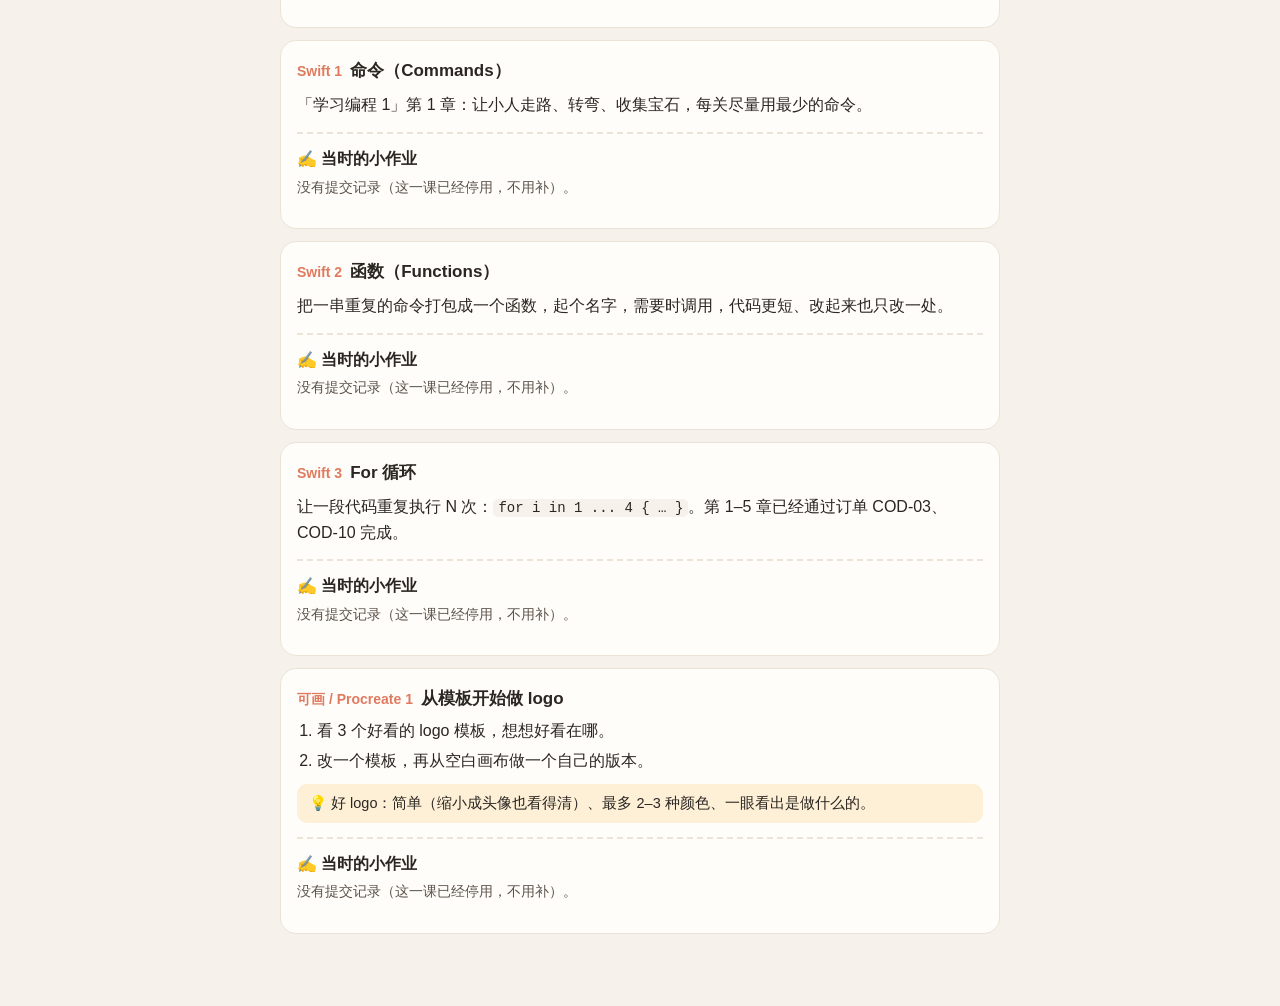
<file: lessons.html>
<!doctype html>
<html lang="zh-CN"><head><meta charset="utf-8"><meta name="viewport" content="width=device-width,initial-scale=1"><title>软件教程</title>
<script>/* 旧教程已合并进第 2 天的每日手册 */ location.replace('book.html?d=2026-10-12' + (location.hash || '#app'));</script>
</head><body><a href="book.html?d=2026-10-12#app">软件教程已经搬到每日手册 →</a></body></html>
</file>
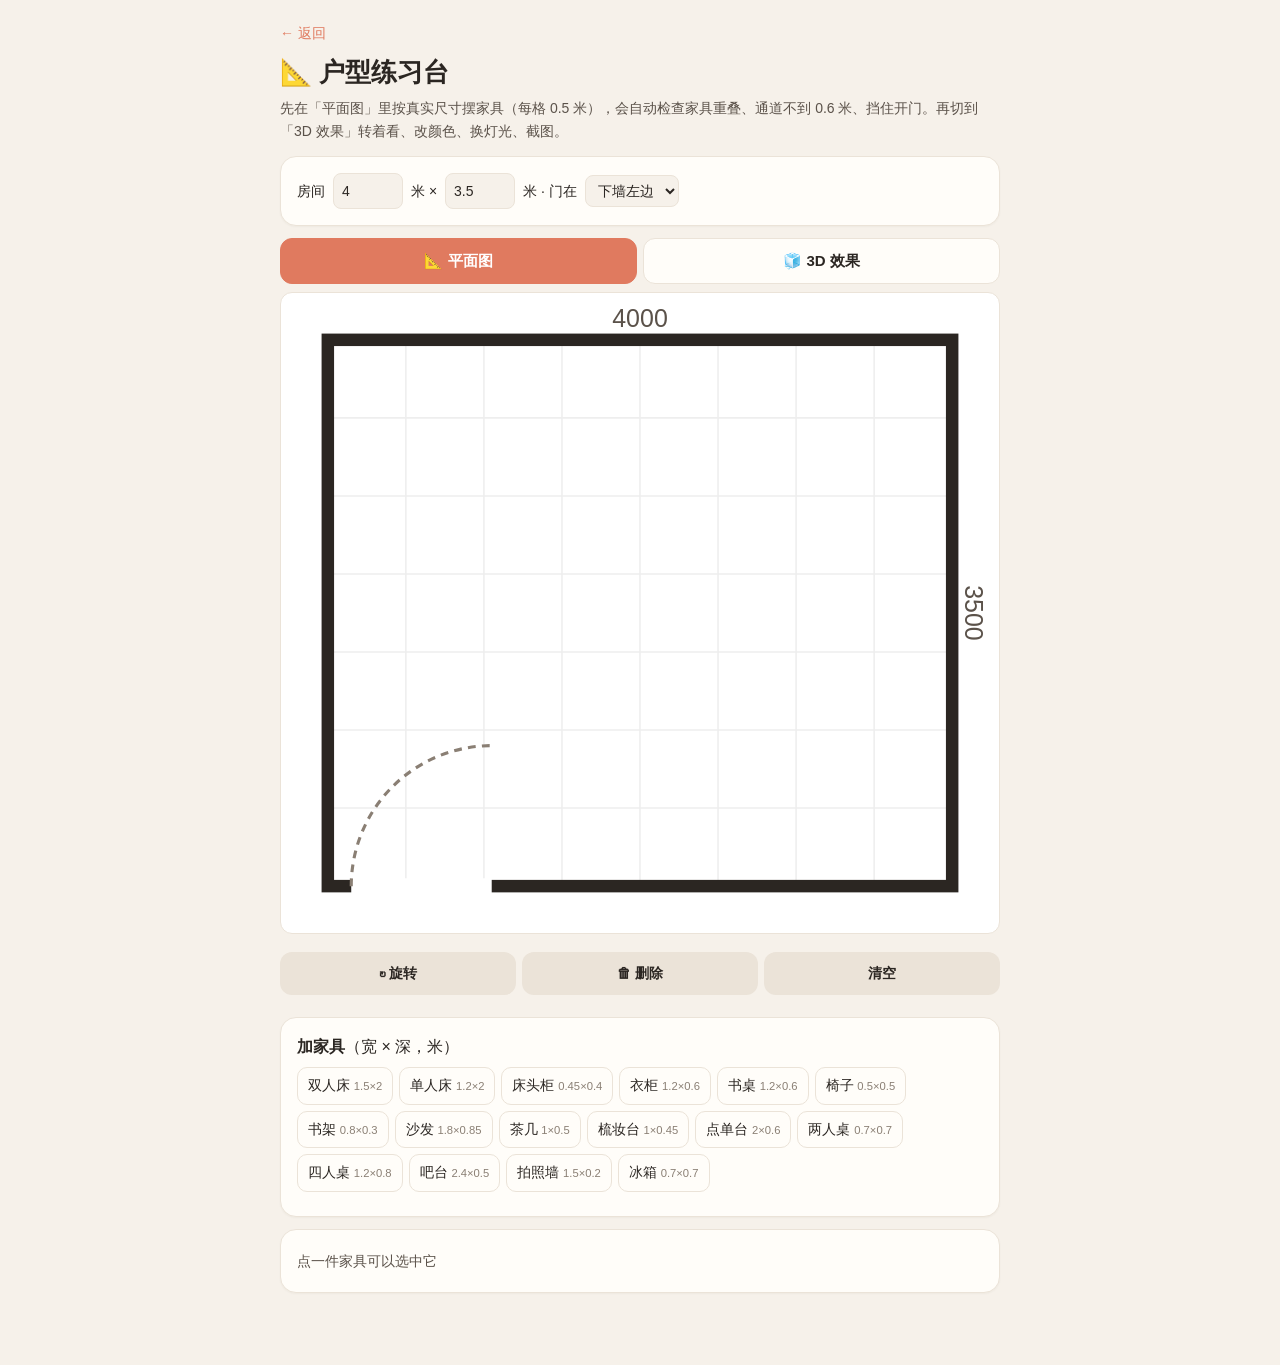
<file: planner.html>
<!doctype html>
<html lang="zh-CN"><head><meta charset="utf-8">
<meta name="viewport" content="width=device-width,initial-scale=1,maximum-scale=1">
<link rel="apple-touch-icon" href="apple-touch-icon.png">
<link rel="manifest" href="manifest.webmanifest">
<meta name="apple-mobile-web-app-capable" content="yes">
<meta name="mobile-web-app-capable" content="yes">
<meta name="apple-mobile-web-app-title" content="学习站">
<title>户型练习台</title>
<script src="common.js?v=1793765370"></script>
<link rel="stylesheet" href="style.css?v=1793765370">
<style>
.room-in{display:flex;gap:8px;align-items:center;flex-wrap:wrap;font-size:14px}.room-in input,.room-in select{width:70px;font:inherit;padding:6px 8px;border:1px solid var(--line);border-radius:8px;background:var(--bg);color:var(--ink)}
.room-in select{width:auto}
#stage{width:100%;touch-action:none;background:#fff;border-radius:12px;border:1px solid var(--line);display:block}
.pal{display:flex;gap:6px;flex-wrap:wrap;margin:8px 0}.pal button{width:auto;padding:7px 10px;font-size:13.5px;background:var(--card);border:1px solid var(--line);color:var(--ink);border-radius:10px;font-weight:500}
.pal small{color:var(--faint)}
.tools{display:flex;gap:6px;margin:8px 0}.tools button{flex:1;padding:10px;font-size:14px}
.warns{font-size:14px}.warns div{padding:4px 0}
.mode{display:flex;gap:6px;margin:10px 0 8px}.mode button{flex:1;padding:10px;font-size:15px;background:var(--card);border:1px solid var(--line);color:var(--ink)}.mode button.on{background:var(--acc);border-color:var(--acc);color:#fff}
#v3{display:none}#v3 canvas{width:100%;height:62vh;max-height:560px;display:block;border-radius:12px;touch-action:none;background:#f3efe9}
.sw{display:flex;gap:6px;flex-wrap:wrap;margin:6px 0}.sw button{width:30px;height:30px;padding:0;border-radius:50%;border:2px solid #fff;box-shadow:0 0 0 1px var(--line)}
.row3{display:flex;gap:6px;flex-wrap:wrap;align-items:center;font-size:14px;margin:4px 0}.row3 button{width:auto;padding:7px 12px;font-size:13.5px;background:var(--card);border:1px solid var(--line);color:var(--ink)}.row3 button.on{background:var(--ink);color:var(--bg)}
.shot{position:fixed;inset:0;background:rgba(0,0,0,.75);display:none;align-items:center;justify-content:center;flex-direction:column;z-index:50;padding:16px}.shot img{max-width:100%;max-height:75vh;border-radius:10px}.shot p{color:#fff;font-size:14px}
</style>
</head><body><div class="w">
<a class="back" href="javascript:history.back()">← 返回</a>
<h1>📐 户型练习台</h1>
<p class="s">先在「平面图」里按真实尺寸摆家具（每格 0.5 米），会自动检查家具重叠、通道不到 0.6 米、挡住开门。再切到「3D 效果」转着看、改颜色、换灯光、截图。</p>
<div class="c">
  <div class="room-in">房间 <input id="rw" type="number" step="0.1" min="2" max="15"> 米 × <input id="rl" type="number" step="0.1" min="2" max="15"> 米
  · 门在 <select id="door"><option value="b">下墙左边</option><option value="t">上墙左边</option><option value="l">左墙下边</option><option value="r">右墙下边</option></select></div>
</div>
<div class="mode"><button id="m2" class="on" onclick="setMode(2)">📐 平面图</button><button id="m3" onclick="setMode(3)">🧊 3D 效果</button></div>
<svg id="stage"></svg>
<div id="v3"><canvas id="c3"></canvas>
  <p class="s" style="margin:6px 0">按住家具拖：移动家具 · 按住空地拖：转着看 · 两根手指捏合：放大缩小 · 点家具：选中，可以改颜色、旋转、删除</p>
  <div class="c">
    <div class="row3">改颜色：<button data-tg="wall" class="on" onclick="setTarget('wall')">墙</button><button data-tg="floor" onclick="setTarget('floor')">地板</button><button data-tg="item" onclick="setTarget('item')">选中的家具</button></div>
    <div class="sw" id="sw"></div>
    <div class="row3">灯光：<button data-lt="warm" onclick="setLight('warm')">暖光</button><button data-lt="neutral" onclick="setLight('neutral')">自然光</button><button data-lt="cool" onclick="setLight('cool')">冷光</button></div>
    <button class="main" onclick="shot()">📸 截图当效果图</button>
  </div>
</div>
<div class="shot" id="shotbox" onclick="this.style.display='none'"><img id="shotimg"><p>长按图片保存到相册 · 点空白处关闭</p></div>
<div class="tools" id="tools2"><button class="ghost" onclick="rot()">↻ 旋转</button><button class="ghost" onclick="del()">🗑 删除</button><button class="ghost" onclick="if(confirm('清空所有家具？')){S.items=[];sel=-1;draw()}">清空</button></div>
<div class="c"><b>加家具</b>（宽 × 深，米）
  <div class="pal" id="pal"></div></div>
<div class="c warns" id="warns"></div>
</div>
<script>
// 尺寸单位：米。家具 {n 名字, x, y 左上角, w 宽, h 深}
const FURN = [
  ['双人床', 1.5, 2.0], ['单人床', 1.2, 2.0], ['床头柜', 0.45, 0.4], ['衣柜', 1.2, 0.6], ['书桌', 1.2, 0.6], ['椅子', 0.5, 0.5],
  ['书架', 0.8, 0.3], ['沙发', 1.8, 0.85], ['茶几', 1.0, 0.5], ['梳妆台', 1.0, 0.45],
  ['点单台', 2.0, 0.6], ['两人桌', 0.7, 0.7], ['四人桌', 1.2, 0.8], ['吧台', 2.4, 0.5], ['拍照墙', 1.5, 0.2], ['冰箱', 0.7, 0.7],
];
const COLORS = ['#fbe6df', '#e1ebf7', '#ece5f7', '#dff2e8', '#fdf0d6'];
let S = Object.assign({w: 4, l: 3.5, door: 'b', items: [], wall: '#f3ede4', floor: '#c8a27a', light: 'warm'}, load('planner', null) || {}), sel = -1;
const svg = document.getElementById('stage'), PAD = 0.3;
const $i = id => document.getElementById(id);
$i('rw').value = S.w; $i('rl').value = S.l; $i('door').value = S.door;
['rw', 'rl', 'door'].forEach(id => $i(id).onchange = () => { S.w = Math.max(2, +$i('rw').value || 4); S.l = Math.max(2, +$i('rl').value || 3.5); S.door = $i('door').value; draw(); });
$i('pal').innerHTML = FURN.map(([n, w, h], k) => `<button onclick="add(${k})">${n} <small>${w}×${h}</small></button>`).join('');

function add(k){ const [n, w, h] = FURN[k]; S.items.push({n, w, h, x: Math.max(0, (S.w - w) / 2), y: Math.max(0, (S.l - h) / 2)}); sel = S.items.length - 1; draw(); }
function rot(){ const it = S.items[sel]; if (!it) return toast('先点一件家具'); [it.w, it.h] = [it.h, it.w]; clamp(it); draw(); }
function del(){ if (sel < 0) return toast('先点一件家具'); S.items.splice(sel, 1); sel = -1; draw(); }
function clamp(it){ it.x = Math.min(Math.max(0, it.x), S.w - it.w); it.y = Math.min(Math.max(0, it.y), S.l - it.h); }
const snap = v => Math.round(v * 20) / 20;  // 5 厘米

// 门：宽 0.9 米，开门要留一个 0.9 米的扇形空间
function doorBox(){
  const d = 0.9, m = 0.15;
  return {b: {x: m, y: S.l - d, w: d, h: d}, t: {x: m, y: 0, w: d, h: d}, l: {x: 0, y: S.l - m - d, w: d, h: d}, r: {x: S.w - d, y: S.l - m - d, w: d, h: d}}[S.door];
}
// 两个矩形之间的距离（重叠为负）
function gap(a, b){
  const dx = Math.max(b.x - (a.x + a.w), a.x - (b.x + b.w)), dy = Math.max(b.y - (a.y + a.h), a.y - (b.y + b.h));
  return {dx, dy, overlap: dx < -0.001 && dy < -0.001};
}
function check(){
  const bad = new Set(), msgs = [], it = S.items, D = doorBox();
  for (let i = 0; i < it.length; i++){
    if (gap(it[i], D).overlap){ bad.add(i); msgs.push(`🚪 ${it[i].n} 挡住开门了`); }
    for (let j = i + 1; j < it.length; j++){
      const g = gap(it[i], it[j]);
      if (g.overlap){ bad.add(i); bad.add(j); msgs.push(`❌ ${it[i].n} 和 ${it[j].n} 重叠了`); continue; }
      // 正对着、中间有缝但不到 0.6 米 → 人过不去
      const side = (g.dx > 0.05 && g.dx < 0.6 && g.dy < 0) ? g.dx : (g.dy > 0.05 && g.dy < 0.6 && g.dx < 0) ? g.dy : 0;
      if (side && !/椅子|床头柜/.test(it[i].n + it[j].n)){ bad.add(i); bad.add(j); msgs.push(`⚠️ ${it[i].n} 和 ${it[j].n} 之间只有 ${Math.round(side * 100)} 厘米，人走不过去（至少 60）`); }
    }
  }
  return {bad, msgs};
}
function draw(){
  save('planner', S);
  const W = S.w + PAD * 2, H = S.l + PAD * 2;
  svg.setAttribute('viewBox', `${-PAD} ${-PAD} ${W} ${H}`);
  const {bad, msgs} = check(), D = doorBox();
  let g = '';
  for (let x = 0; x <= S.w + 1e-6; x += 0.5) g += `<line x1="${x}" y1="0" x2="${x}" y2="${S.l}" stroke="#eee" stroke-width="0.01"/>`;
  for (let y = 0; y <= S.l + 1e-6; y += 0.5) g += `<line x1="0" y1="${y}" x2="${S.w}" y2="${y}" stroke="#eee" stroke-width="0.01"/>`;
  g += `<rect x="0" y="0" width="${S.w}" height="${S.l}" fill="none" stroke="#2b2622" stroke-width="0.08"/>`;
  // 门：断开墙 + 开门弧线
  const dw = 0.9, arc = {b: `M${D.x} ${S.l} A${dw} ${dw} 0 0 1 ${D.x + dw} ${S.l - dw}`, t: `M${D.x} 0 A${dw} ${dw} 0 0 0 ${D.x + dw} ${dw}`, l: `M0 ${D.y + dw} A${dw} ${dw} 0 0 0 ${dw} ${D.y}`, r: `M${S.w} ${D.y + dw} A${dw} ${dw} 0 0 1 ${S.w - dw} ${D.y}`}[S.door];
  const gapLine = {b: [D.x, S.l, D.x + dw, S.l], t: [D.x, 0, D.x + dw, 0], l: [0, D.y, 0, D.y + dw], r: [S.w, D.y, S.w, D.y + dw]}[S.door];
  g += `<line x1="${gapLine[0]}" y1="${gapLine[1]}" x2="${gapLine[2]}" y2="${gapLine[3]}" stroke="#fff" stroke-width="0.1"/><path d="${arc}" fill="none" stroke="#8a7f74" stroke-width="0.02" stroke-dasharray="0.05 0.04"/>`;
  g += `<text x="${S.w / 2}" y="-0.08" font-size="0.16" text-anchor="middle" fill="#5b524a">${Math.round(S.w * 1000)}</text><text x="${S.w + 0.08}" y="${S.l / 2}" font-size="0.16" fill="#5b524a" transform="rotate(90 ${S.w + 0.08} ${S.l / 2})" text-anchor="middle">${Math.round(S.l * 1000)}</text>`;
  S.items.forEach((it, i) => {
    const fs = Math.min(0.16, it.w / (it.n.length + 1), it.h / 2.2);
    g += `<g data-i="${i}"><rect x="${it.x}" y="${it.y}" width="${it.w}" height="${it.h}" fill="${bad.has(i) ? '#fbe9e4' : COLORS[i % COLORS.length]}" stroke="${i === sel ? '#e07a5f' : bad.has(i) ? '#c4553d' : '#2b2622'}" stroke-width="${i === sel ? 0.05 : 0.02}"/>
      <text x="${it.x + it.w / 2}" y="${it.y + it.h / 2 + fs / 3}" font-size="${fs}" text-anchor="middle" fill="#2b2622" pointer-events="none">${it.n}</text></g>`;
  });
  svg.innerHTML = g;
  const it = S.items[sel];
  $i('warns').innerHTML = (it ? `<div>选中：<b>${it.n}</b> ${Math.round(it.w * 100)} × ${Math.round(it.h * 100)} 厘米，离左墙 ${Math.round(it.x * 100)}、离上墙 ${Math.round(it.y * 100)} 厘米</div>` : '<div class="s" style="margin:0">点一件家具可以选中它</div>') +
    (msgs.length ? msgs.map(m => `<div>${m}</div>`).join('') : S.items.length ? '<div style="color:var(--ok)">✅ 没有重叠，通道都够宽，门也开得开</div>' : '');
  if (typeof mode !== 'undefined' && mode === 3 && R) build3d();
}
// 拖动（手指、鼠标都行）
let drag = null;
function pt(e){ const p = svg.createSVGPoint(); p.x = e.clientX; p.y = e.clientY; return p.matrixTransform(svg.getScreenCTM().inverse()); }
svg.addEventListener('pointerdown', e => {
  const g = e.target.closest('g[data-i]'); if (!g){ sel = -1; draw(); return; }
  sel = +g.dataset.i; const p = pt(e), it = S.items[sel]; drag = {dx: p.x - it.x, dy: p.y - it.y};
  svg.setPointerCapture(e.pointerId); draw();
});
svg.addEventListener('pointermove', e => { if (!drag || sel < 0) return; const p = pt(e), it = S.items[sel]; it.x = snap(p.x - drag.dx); it.y = snap(p.y - drag.dy); clamp(it); draw(); });
svg.addEventListener('pointerup', () => { drag = null; });
draw();
</script>
<script src="vendor/three.min.js"></script>
<script>
// ===== 3D 效果：把平面图立起来（家具是简化的方块造型）=====
const SWATCH = ['#ffffff', '#f3ede4', '#e8dccb', '#d9c3a5', '#c8a27a', '#9b7653', '#6b4f3a', '#3d3a36', '#8a8f94', '#c9d3d9', '#a9c4d8', '#5e7f99', '#b9cdb0', '#7d9a6f', '#f2c6c2', '#d98b7e', '#e8b04b', '#2b2622'];
const HGT = {'双人床': .45, '单人床': .45, '床头柜': .5, '衣柜': 2.0, '书桌': .75, '椅子': .45, '书架': 1.8, '沙发': .42, '茶几': .4, '梳妆台': .75, '点单台': 1.05, '两人桌': .75, '四人桌': .75, '吧台': 1.05, '拍照墙': 2.2, '冰箱': 1.8};
const DEFC = {'双人床': '#ffffff', '单人床': '#ffffff', '衣柜': '#e8dccb', '书桌': '#c8a27a', '椅子': '#9b7653', '床头柜': '#c8a27a', '书架': '#d9c3a5', '沙发': '#8a8f94', '茶几': '#9b7653', '梳妆台': '#e8dccb', '点单台': '#ffffff', '两人桌': '#c8a27a', '四人桌': '#c8a27a', '吧台': '#9b7653', '拍照墙': '#f2c6c2', '冰箱': '#c9d3d9'};
const LIGHTS = {warm: 0xffd6a0, neutral: 0xfff6ea, cool: 0xdbe8ff};
let mode = 2, target = 'wall', R, scene, cam, walls = [], picks = [], view = {th: 0.8, ph: 0.95, r: 0};
const c3 = document.getElementById('c3');
document.getElementById('sw').innerHTML = SWATCH.map(c => `<button style="background:${c}" onclick="paint('${c}')"></button>`).join('');

function setMode(m){
  mode = m; $i('m2').classList.toggle('on', m === 2); $i('m3').classList.toggle('on', m === 3);
  svg.style.display = m === 2 ? '' : 'none';
  $i('v3').style.display = m === 3 ? 'block' : 'none';
  if (m === 3){ if (!window.THREE){ toast('3D 引擎没加载出来，检查网络后刷新'); return; } build3d(); }
}
function setTarget(t){ target = t; document.querySelectorAll('[data-tg]').forEach(b => b.classList.toggle('on', b.dataset.tg === t)); if (t === 'item' && sel < 0) toast('先在 3D 里点一下要改的家具'); }
function setLight(l){ S.light = l; save('planner', S); build3d(); }
function paint(c){
  if (target === 'wall') S.wall = c; else if (target === 'floor') S.floor = c;
  else { const it = S.items[sel]; if (!it) return toast('先点一下要改的家具'); it.c = c; }
  save('planner', S); build3d();
}
function mat(c, rough = 0.85){ return new THREE.MeshStandardMaterial({color: c, roughness: rough}); }
function box(w, h, d, c, x, y, z, rough){ const m = new THREE.Mesh(new THREE.BoxGeometry(w, h, d), mat(c, rough)); m.position.set(x, y, z); m.castShadow = m.receiveShadow = true; return m; }

function build3d(){
  const W = c3.clientWidth, H = c3.clientHeight;
  if (!R){
    R = new THREE.WebGLRenderer({canvas: c3, antialias: true, preserveDrawingBuffer: true});
    R.setPixelRatio(Math.min(2, devicePixelRatio)); R.shadowMap.enabled = true; R.shadowMap.type = THREE.PCFSoftShadowMap;
    R.outputEncoding = THREE.sRGBEncoding;
    cam = new THREE.PerspectiveCamera(50, 1, 0.05, 100);
    bindOrbit();
  }
  R.setSize(W, H, false); cam.aspect = W / H; cam.updateProjectionMatrix();
  scene = new THREE.Scene(); scene.background = new THREE.Color('#f3efe9'); walls = []; picks = [];
  const w = S.w, l = S.l, WH = 2.6, T = 0.1, lc = LIGHTS[S.light] || LIGHTS.warm;
  document.querySelectorAll('[data-lt]').forEach(b => b.classList.toggle('on', b.dataset.lt === S.light));
  // 灯：环境光 + 天花板的灯（有阴影）
  scene.add(new THREE.HemisphereLight(0xffffff, 0x6b5a4a, 0.32));
  const pl = new THREE.PointLight(lc, 0.75, 0, 1.4); pl.position.set(0, WH - 0.15, 0); pl.castShadow = true; pl.shadow.mapSize.set(1024, 1024); pl.shadow.bias = -0.002; scene.add(pl);
  const sun = new THREE.DirectionalLight(lc, 0.22); sun.position.set(w, 4, l); scene.add(sun);
  scene.add(box(0.3, 0.04, 0.3, '#ffffff', 0, WH - 0.02, 0));
  // 地板
  const fl = new THREE.Mesh(new THREE.PlaneGeometry(w, l), mat(S.floor, 0.7)); fl.rotation.x = -Math.PI / 2; fl.receiveShadow = true; scene.add(fl);
  // 墙（离镜头近的那面会自动隐藏，免得挡住）
  const addWall = (ww, x, z, ry, nx, nz) => { const m = box(ww, WH, T, S.wall, x, WH / 2, z); m.rotation.y = ry; m.userData.n = [nx, nz]; m.userData.p = [x, z]; scene.add(m); walls.push(m); };
  addWall(w + 2 * T, 0, -l / 2 - T / 2, 0, 0, 1); addWall(w + 2 * T, 0, l / 2 + T / 2, 0, 0, -1);
  addWall(l, -w / 2 - T / 2, 0, Math.PI / 2, 1, 0); addWall(l, w / 2 + T / 2, 0, Math.PI / 2, -1, 0);
  // 门（画在墙上）
  const D = doorBox(), dm = new THREE.Mesh(new THREE.BoxGeometry(0.9, 2.05, 0.04), mat('#8a6a4f', 0.6));
  if (S.door === 'b') dm.position.set(D.x + 0.45 - w / 2, 1.025, l / 2 + 0.01);
  if (S.door === 't') dm.position.set(D.x + 0.45 - w / 2, 1.025, -l / 2 - 0.01);
  if (S.door === 'l'){ dm.position.set(-w / 2 - 0.01, 1.025, D.y + 0.45 - l / 2); dm.rotation.y = Math.PI / 2; }
  if (S.door === 'r'){ dm.position.set(w / 2 + 0.01, 1.025, D.y + 0.45 - l / 2); dm.rotation.y = Math.PI / 2; }
  scene.add(dm); walls.push(Object.assign(dm, {userData: {n: S.door === 'b' ? [0, -1] : S.door === 't' ? [0, 1] : S.door === 'l' ? [1, 0] : [-1, 0], p: [dm.position.x, dm.position.z]}}));
  // 家具
  S.items.forEach((it, i) => { const g = furn(it, i === sel); g.position.set(it.x + it.w / 2 - w / 2, 0, it.y + it.h / 2 - l / 2); g.traverse(o => { if (o.isMesh) o.userData.i = i; }); scene.add(g); picks.push(g); });
  if (!view.r) view.r = Math.max(w, l) * 1.35 + 1.2;
  render3();
}
// 靠墙的那一边（床头、椅背、沙发靠背放这边）
function wallSide(it){
  const d = {t: it.y, b: S.l - (it.y + it.h), l: it.x, r: S.w - (it.x + it.w)};
  const long = it.w >= it.h ? ['t', 'b'] : ['l', 'r'], short = it.w >= it.h ? ['l', 'r'] : ['t', 'b'];
  return (/床/.test(it.n) ? short : long).sort((a, b) => d[a] - d[b])[0];
}
function furn(it, on){
  const g = new THREE.Group(), w = it.w, d = it.h, h = HGT[it.n] || 0.75, c = it.c || DEFC[it.n] || '#d9c3a5';
  const side = wallSide(it), off = {t: [0, -1], b: [0, 1], l: [-1, 0], r: [1, 0]}[side];
  const back = (thick, bh, bc) => { const horiz = off[1] !== 0; return box(horiz ? w : thick, bh, horiz ? thick : d, bc, off[0] * (w / 2 - thick / 2), bh / 2, off[1] * (d / 2 - thick / 2)); };
  if (/床/.test(it.n) && it.n !== '床头柜'){
    g.add(box(w, 0.3, d, '#c8a27a', 0, 0.15, 0)); g.add(box(w - 0.04, 0.18, d - 0.04, c, 0, 0.39, 0, 1));
    g.add(back(0.08, 1.0, '#9b7653'));
    const ph = off[1] !== 0; g.add(box(ph ? w * 0.8 : 0.35, 0.1, ph ? 0.35 : d * 0.8, '#f3ede4', off[0] * (w / 2 - 0.3), 0.52, off[1] * (d / 2 - 0.3), 1));
  } else if (it.n === '椅子'){
    g.add(box(w, 0.06, d, c, 0, h, 0)); [[-1, -1], [1, -1], [-1, 1], [1, 1]].forEach(([a, b]) => g.add(box(0.04, h, 0.04, '#3d3a36', a * (w / 2 - 0.04), h / 2, b * (d / 2 - 0.04))));
    const bk = back(0.05, 0.45, c); bk.position.y = h + 0.25; g.add(bk);
  } else if (it.n === '沙发'){
    g.add(box(w, h, d, c, 0, h / 2, 0, 1)); g.add(back(0.2, 0.8, c));
    const ph = off[1] !== 0; [-1, 1].forEach(a => g.add(box(ph ? 0.15 : d, 0.6, ph ? d : 0.15, c, ph ? a * (w / 2 - 0.075) : 0, 0.3, ph ? 0 : a * (d / 2 - 0.075), 1)));
  } else if (/桌|吧台|梳妆台|茶几/.test(it.n)){
    g.add(box(w, 0.04, d, c, 0, h - 0.02, 0, 0.5)); [[-1, -1], [1, -1], [-1, 1], [1, 1]].forEach(([a, b]) => g.add(box(0.05, h - 0.04, 0.05, '#3d3a36', a * (w / 2 - 0.05), (h - 0.04) / 2, b * (d / 2 - 0.05))));
  } else if (it.n === '书架'){
    g.add(box(w, h, d, c, 0, h / 2, 0)); for (let y = 0.3; y < h - 0.3; y += 0.36) g.add(box(w * 0.9, 0.22, d * 1.04, ['#d98b7e', '#5e7f99', '#7d9a6f', '#e8b04b'][Math.round(y * 3) % 4], 0, y + 0.12, 0, 0.9));
  } else {
    g.add(box(w, h, d, c, 0, h / 2, 0, 0.6));
    if (it.n === '衣柜') { const ph = off[1] !== 0; g.add(box(ph ? 0.01 : 0.02, h * 0.9, ph ? 0.02 : 0.01, '#3d3a36', 0, h / 2, 0)); }
  }
  if (on){ const b = new THREE.Box3().setFromObject(g), s = b.getSize(new THREE.Vector3()); const e = new THREE.LineSegments(new THREE.EdgesGeometry(new THREE.BoxGeometry(s.x + 0.04, s.y + 0.04, s.z + 0.04)), new THREE.LineBasicMaterial({color: 0xe07a5f})); e.position.y = s.y / 2; g.add(e); }
  return g;
}
function render3(){
  if (!R) return;
  const tgt = new THREE.Vector3(0, 0.9, 0);
  cam.position.set(tgt.x + view.r * Math.sin(view.ph) * Math.sin(view.th), tgt.y + view.r * Math.cos(view.ph), tgt.z + view.r * Math.sin(view.ph) * Math.cos(view.th));
  cam.lookAt(tgt);
  // 镜头在墙外面那一侧时，把这面墙藏起来
  walls.forEach(m => { const [nx, nz] = m.userData.n, [px, pz] = m.userData.p; m.visible = (cam.position.x - px) * nx + (cam.position.z - pz) * nz > 0; });
  R.render(scene, cam);
}
function hitAt(e){
  const r = c3.getBoundingClientRect(), v = new THREE.Vector2((e.clientX - r.left) / r.width * 2 - 1, -(e.clientY - r.top) / r.height * 2 + 1), rc = new THREE.Raycaster();
  rc.setFromCamera(v, cam); return rc;
}
function floorAt(e){ const p = new THREE.Vector3(); return hitAt(e).ray.intersectPlane(new THREE.Plane(new THREE.Vector3(0, 1, 0), 0), p) ? p : null; }
function bindOrbit(){
  const pts = new Map(); let pinch = 0, moved = 0, grab = null;
  c3.addEventListener('pointerdown', e => {
    c3.setPointerCapture(e.pointerId); pts.set(e.pointerId, [e.clientX, e.clientY]); moved = 0; grab = null;
    if (pts.size === 1){
      const hit = hitAt(e).intersectObjects(picks, true).find(h => h.object.userData.i !== undefined), f = floorAt(e);
      if (hit && f){ const i = hit.object.userData.i, g = picks[i]; grab = {i, g, dx: g.position.x - f.x, dz: g.position.z - f.z}; }
    }
  });
  c3.addEventListener('pointermove', e => {
    if (!pts.has(e.pointerId)) return; const [x0, y0] = pts.get(e.pointerId); pts.set(e.pointerId, [e.clientX, e.clientY]);
    if (pts.size === 1){
      moved += Math.abs(e.clientX - x0) + Math.abs(e.clientY - y0);
      if (grab && moved > 6){ const f = floorAt(e); if (f){ const it = S.items[grab.i]; it.x = snap(f.x + grab.dx + S.w / 2 - it.w / 2); it.y = snap(f.z + grab.dz + S.l / 2 - it.h / 2); clamp(it); grab.g.position.set(it.x + it.w / 2 - S.w / 2, 0, it.y + it.h / 2 - S.l / 2); } }
      else if (!grab){ view.th -= (e.clientX - x0) * 0.008; view.ph = Math.min(1.45, Math.max(0.15, view.ph - (e.clientY - y0) * 0.008)); }
    }
    else if (pts.size === 2){ grab = null; const [a, b] = [...pts.values()], dd = Math.hypot(a[0] - b[0], a[1] - b[1]); if (pinch) view.r = Math.min(20, Math.max(1.5, view.r * pinch / dd)); pinch = dd; moved = 99; }
    render3();
  });
  const up = e => {
    if (pts.size === 1){
      if (moved < 6){ sel = grab ? grab.i : -1; if (grab) setTarget('item'); draw(); }   // 点一下 = 选中
      else if (grab){ sel = grab.i; draw(); }                                               // 拖完 = 保存位置、重新检查
    }
    grab = null; pts.delete(e.pointerId); if (pts.size < 2) pinch = 0;
  };
  c3.addEventListener('pointerup', up); c3.addEventListener('pointercancel', up);
  c3.addEventListener('wheel', e => { e.preventDefault(); view.r = Math.min(20, Math.max(1.5, view.r * (1 + e.deltaY * 0.001))); render3(); }, {passive: false});
  addEventListener('resize', () => { if (mode === 3) build3d(); });
}
function shot(){ render3(); $i('shotimg').src = c3.toDataURL('image/png'); $i('shotbox').style.display = 'flex'; }
</script></body></html>
</file>
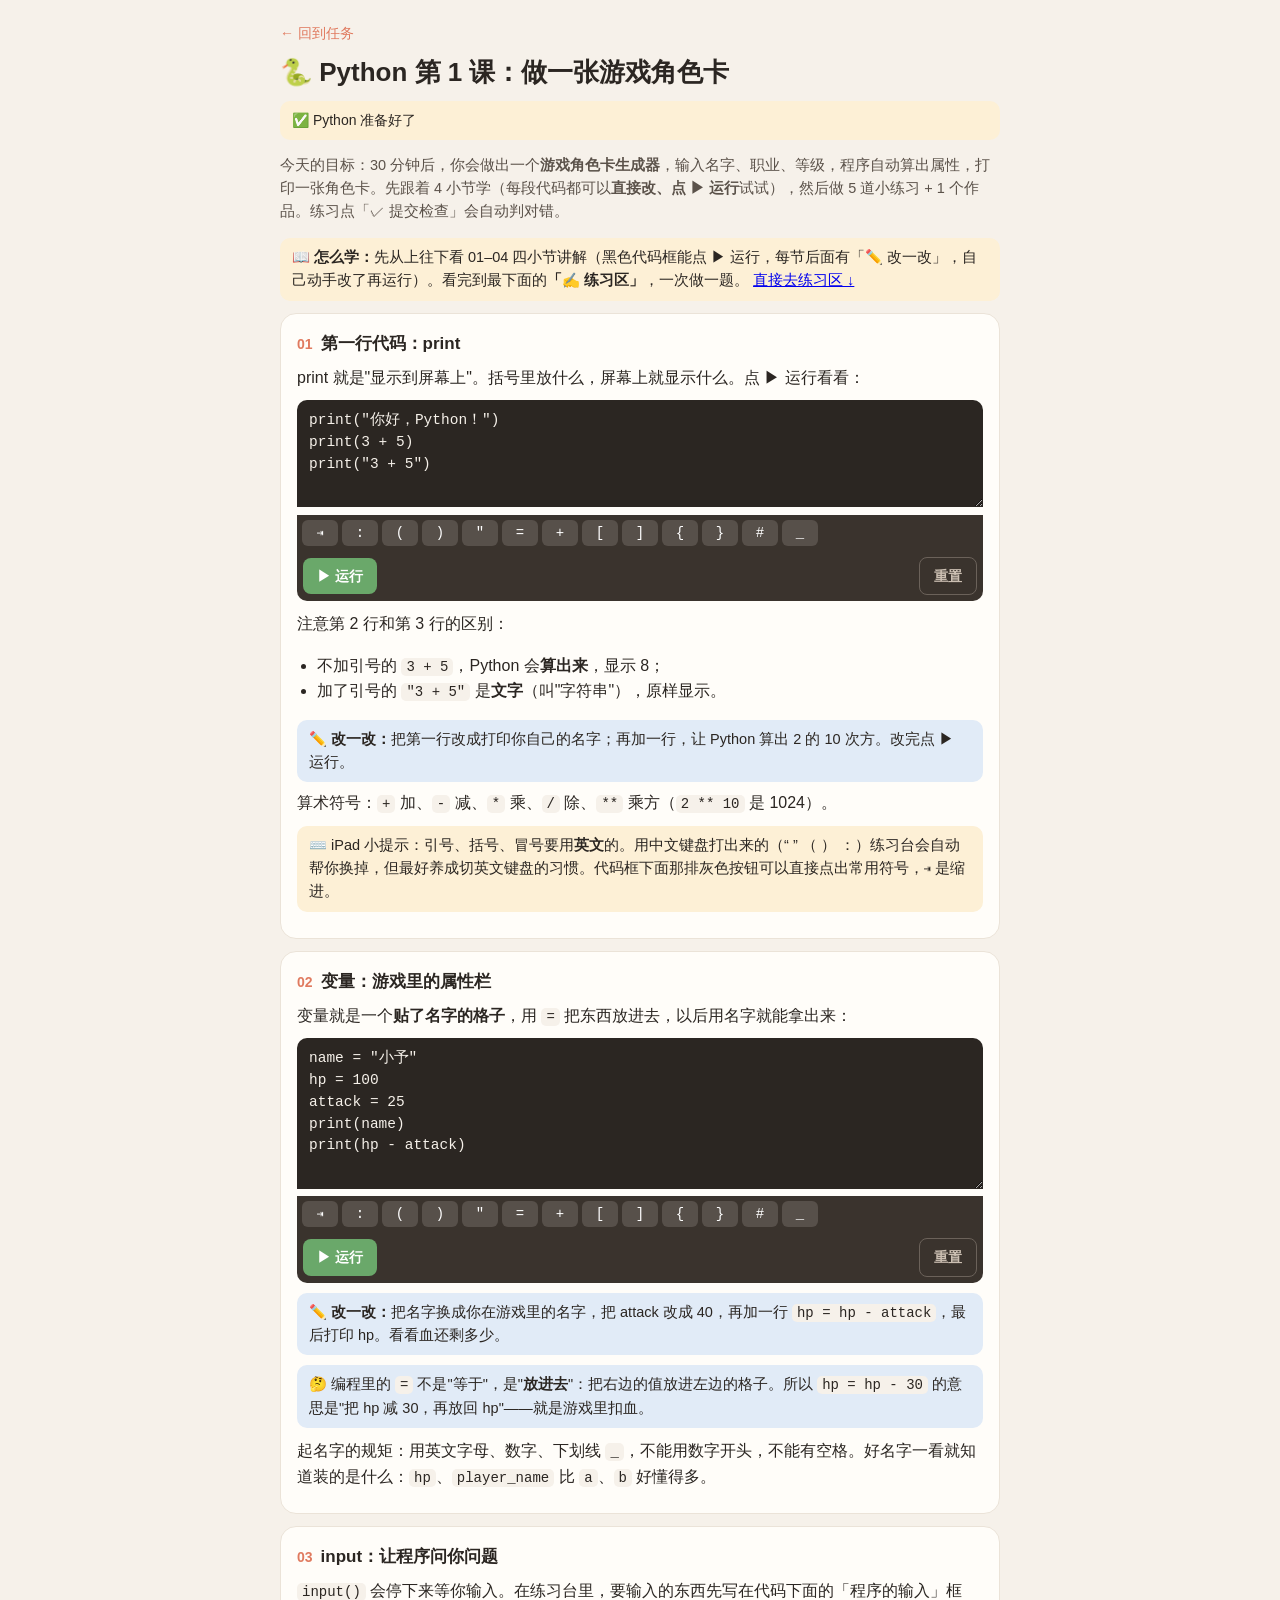
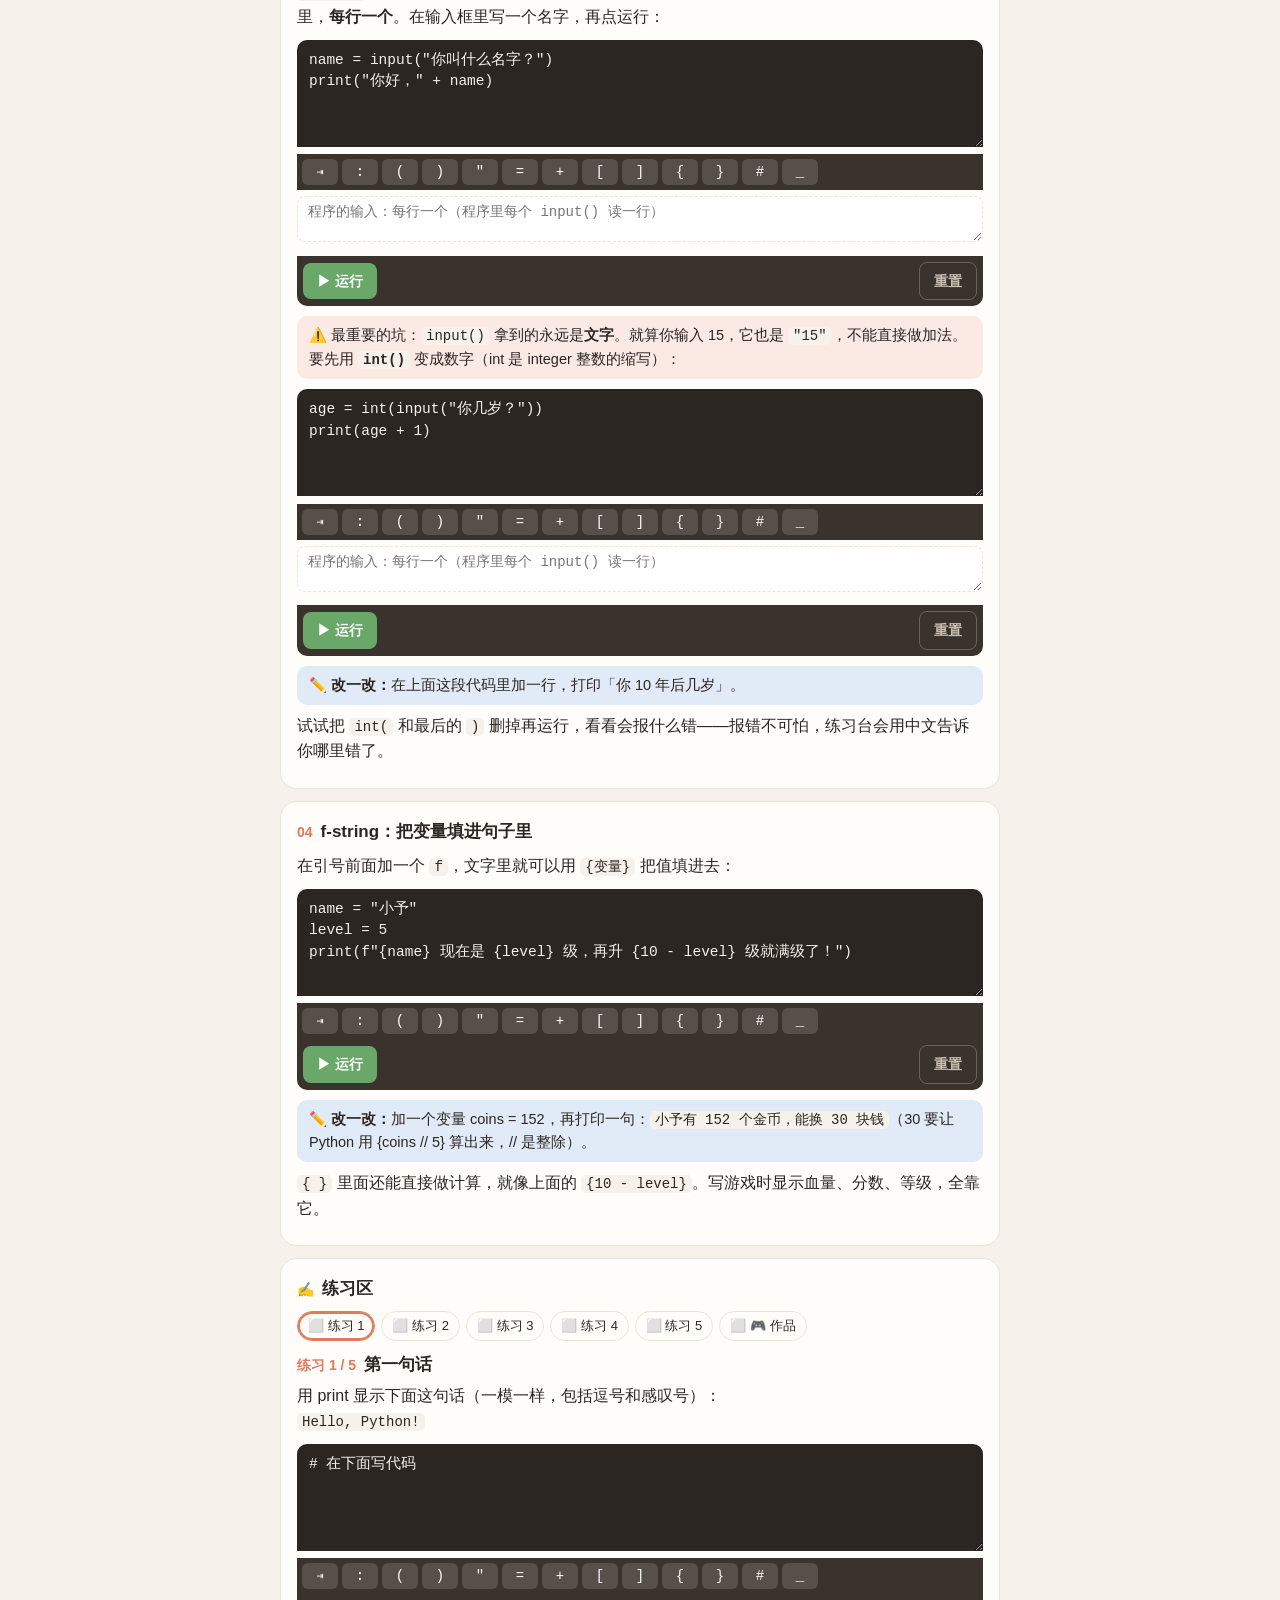
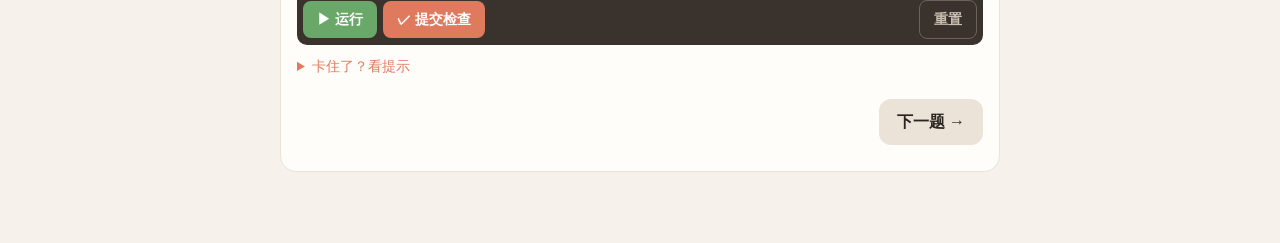
<file: py.html>
<!doctype html>
<html lang="zh-CN"><head><meta charset="utf-8">
<meta name="viewport" content="width=device-width,initial-scale=1">
<link rel="apple-touch-icon" href="apple-touch-icon.png">
<link rel="manifest" href="manifest.webmanifest">
<meta name="apple-mobile-web-app-capable" content="yes">
<meta name="mobile-web-app-capable" content="yes">
<meta name="apple-mobile-web-app-title" content="学习站">
<link rel="icon" type="image/png" href="icon-512.png">
<title>Python 练习台</title>
<script src="common.js?v=1793765370"></script>
<link rel="stylesheet" href="style.css?v=1793765370">
<style>
.sec{background:var(--card);border:1px solid var(--line);border-radius:16px;padding:16px;margin:12px 0}
.sec h3{margin:0 0 6px;font-size:17px;display:flex;gap:8px;align-items:baseline}.sec h3 .n{color:var(--acc);font-size:14px;font-weight:800}
.sec p{margin:8px 0}.sec ul,.sec ol{padding-left:20px}
.lede{color:var(--soft);font-size:14.5px}
.why{background:var(--blue-soft);border-radius:10px;padding:8px 12px;font-size:14.5px;margin:10px 0}
.tip{background:var(--gold-soft);border-radius:10px;padding:8px 12px;font-size:14.5px;margin:10px 0}
.warn{background:var(--bad-soft);border-radius:10px;padding:8px 12px;font-size:14.5px;margin:10px 0}
table.t{width:100%;border-collapse:collapse;font-size:14px;margin:8px 0}table.t th,table.t td{border:1px solid var(--line);padding:6px 8px;text-align:left}table.t th{background:var(--bg)}
code{background:var(--bg);border-radius:5px;padding:1px 5px;font-size:14px}
.ed{margin:10px 0}
.ed textarea.code{width:100%;box-sizing:border-box;min-height:90px;font:14.5px/1.5 Menlo,Consolas,monospace;background:#2b2622;color:#f6f1ea;border:0;border-radius:10px 10px 0 0;padding:10px 12px;resize:vertical;tab-size:4}
.keys{display:flex;gap:4px;overflow-x:auto;background:#3a332d;padding:5px}
.keys button{flex:0 0 auto;width:auto;min-width:36px;padding:5px 9px;font:14px Menlo,monospace;background:#57504a;color:#fff;border:0;border-radius:6px}
.ed .pbar{display:flex;gap:6px;align-items:center;background:#3a332d;border-radius:0 0 10px 10px;padding:6px}
.ed .pbar button{width:auto;padding:7px 14px;font-size:14px;border-radius:8px}
.ed .pbar .run{background:#6aa86a;color:#fff;border:0}.ed .pbar .pchk{background:var(--acc);color:#fff;border:0}.ed .pbar .rst{background:transparent;color:#cbbfb2;border:1px solid #6b625a;margin-left:auto}
.stdin{width:100%;box-sizing:border-box;font:14px Menlo,monospace;border:1px dashed var(--line);border-radius:8px;padding:6px 10px;margin:6px 0;min-height:36px}
.out{white-space:pre-wrap;font:14px/1.5 Menlo,monospace;background:#111;color:#d6f5d6;border-radius:10px;padding:10px 12px;margin-top:6px;min-height:20px}
.out .e{color:#ff9a8a}.out .h{color:#ffd479}
.pres{margin-top:6px;font-size:14.5px;padding:8px 12px;border-radius:10px}.pres.ok{background:var(--ok-soft);color:var(--ok)}.pres.no{background:var(--bad-soft)}
.pyex h3 .st{margin-left:auto;font-size:18px}
.pyprog span.cur{border-color:var(--acc);box-shadow:0 0 0 2px var(--acc) inset}
.exnav{display:flex;justify-content:space-between;margin-top:12px}.exnav button{width:auto;padding:10px 18px}
.tryit{background:var(--blue-soft);border-radius:10px;padding:8px 12px;font-size:14.5px;margin:8px 0}
#load{position:sticky;top:0;z-index:5;background:var(--gold-soft);padding:8px 12px;border-radius:10px;font-size:14px;margin:8px 0}
.pyprog{display:flex;gap:6px;flex-wrap:wrap;margin:8px 0}.pyprog span{padding:4px 10px;border-radius:999px;background:var(--card);border:1px solid var(--line);font-size:13px}.pyprog span.ok{background:var(--ok-soft);color:var(--ok);border-color:transparent}
.frow{display:flex;gap:6px;flex-wrap:wrap;align-items:center;margin:10px 0}.frow select{flex:1 1 180px;font-size:15px;padding:8px;border-radius:8px;border:1px solid var(--line);background:var(--card)}.frow button{width:auto;padding:8px 12px;font-size:14px}
#c-free{min-height:280px}
details.hint{margin:8px 0}details.hint summary{cursor:pointer;color:var(--acc);font-size:14px}
</style></head><body><div class="w">
<a class="back" href="index.html">← 回到任务</a>
<h1 id="title">Python 练习台</h1>
<div id="load">🐍 正在加载 Python……</div>
<div id="main"></div>
</div>
<script>
const esc = x => String(x).replace(/[&<>"]/g, c => ({'&':'&amp;','<':'&lt;','>':'&gt;','"':'&quot;'}[c]));
const LID = new URLSearchParams(location.search).get('l') || 'py1';
let ready = false, T0 = Date.now();
// Python 引擎：Skulpt（纯 JavaScript，约 1MB，iPad 旧版 Safari 也能跑）。本站文件加载失败就换国内镜像
const SKSRC = [['vendor/skulpt/skulpt.min.js', 'vendor/skulpt/skulpt-stdlib.js'], ['https://registry.npmmirror.com/skulpt/1.2.0/files/dist/skulpt.min.js', 'https://registry.npmmirror.com/skulpt/1.2.0/files/dist/skulpt-stdlib.js']];
function loadJS(src){ return new Promise((ok, no) => { const sc = document.createElement('script'); sc.src = src; sc.onload = ok; sc.onerror = no; document.head.appendChild(sc); }); }
(async () => {
  for (const [a, b] of SKSRC){
    try { await loadJS(a); await loadJS(b); if (window.Sk){ ready = true; const l = document.getElementById('load'); if (l){ l.textContent = '✅ Python 准备好了'; setTimeout(() => l.remove(), 1500); } return; } } catch (e){}
  }
  const l = document.getElementById('load'); if (l) l.innerHTML = '❌ Python 加载不出来。换个网络（比如 Wi-Fi 换成流量）再刷新试试，或者截图告诉姐姐。';
})();
// 运行一次：pre（测试前准备）+ 她的代码 + after（检查用的 assert）拼在一起跑；超过 5 秒当死循环
async function run(code, stdin, after, pre){
  let out = ''; const q = [...(stdin || [])];
  const preN = pre ? pre.split('\n').length : 0, codeN = code.split('\n').length;
  const prog = (pre ? pre + '\n' : '') + code + (after ? '\n' + after : '');
  Sk.configure({__future__: Sk.python3, output: t => { out += t; },
    read: x => { if (Sk.builtinFiles === undefined || Sk.builtinFiles.files[x] === undefined) throw "File not found: '" + x + "'"; return Sk.builtinFiles.files[x]; },
    inputfun: p => { if (!q.length){ out += '\x01' + p + '\n'; throw new Sk.builtin.EOFError('程序要输入，但输入框里已经没有内容了'); } const v = q.shift(); out += '\x01' + p + v + '\n'; return v; },
    inputfunTakesPrompt: true, execLimit: 5000, yieldLimit: 100});
  try { await Sk.misceval.asyncToPromise(() => Sk.importMainWithBody('<stdin>', false, prog, true)); return {out, ok: true}; }
  catch (e){
    let msg = String(e && e.toString ? e.toString() : e);
    if (/TimeLimitError/.test(msg)) return {out, ok: false, err: 'TIMEOUT'};
    const m = msg.match(/on line (\d+)/); let ln = m ? +m[1] - preN : 0;
    if (after && ln > codeN) return {out, ok: false, err: 'CHECK:' + msg.replace(/^AssertionError:\s*/, '').replace(/ on line \d+/, '')};
    if (m) msg = msg.replace(/ on line \d+/, '') + (ln > 0 ? `\n@line ${ln}` : '');
    return {out, ok: false, err: msg};
  }
}
// iPad 中文键盘会打出中文标点和弯引号：引号统一换成直的，字符串外面的中文标点换成英文的
function clean(src){
  src = src.replace(/[“”]/g, '"').replace(/[‘’]/g, "'").replace(/ /g, ' ');
  const map = {'（':'(', '）':')', '：':':', '，':',', '＝':'=', '［':'[', '］':']', '【':'[', '】':']', '＋':'+', '－':'-', '＊':'*', '／':'/', '＜':'<', '＞':'>', '；':';', '＃':'#', '　':' '};
  let r = '', q = null, cm = false;
  for (let i = 0; i < src.length; i++){
    const c = src[i];
    if (c === '\n'){ cm = false; r += c; continue; }
    if (cm){ r += c; continue; }
    if (q){ r += c; if (c === '\\'){ r += src[++i] || ''; continue; } if (c === q) q = null; continue; }
    if (c === '"' || c === "'"){ q = c; r += c; continue; }
    if (c === '#'){ cm = true; r += c; continue; }
    r += map[c] || c;
  }
  return r;
}
// 把常见报错翻译成大白话
function explain(err){
  if (err === 'TIMEOUT') return '程序跑了 5 秒还没停，可能是<b>死循环</b>（while 的条件一直成立）。';
  if (err.startsWith('CHECK:')) return '检查没通过：' + esc(err.slice(6).trim().split('\n').pop());
  const lm = err.match(/@line (\d+)/), ln = lm ? lm[1] : '';
  const last = err.replace(/\n@line \d+/, '').trim();
  const H = [
    [/EOFError/, '程序要用 input() 读输入，但输入框里的内容不够。在「程序的输入」框里多写几行。'],
    [/IndentationError|unexpected indent|expected an indented block/, '<b>缩进</b>不对：if、for、def 后面那一行要往里空 4 格；不该空格的地方别空。'],
    [/SyntaxError.*(EOL|unterminated string)/, '<b>引号没配对</b>：文字要用一对英文引号包起来，比如 "你好"。'],
    [/SyntaxError.*'\(' was never closed|never closed/, '<b>括号没配对</b>：数一数 ( 和 ) 是不是一样多。'],
    [/SyntaxError.*expected ':'/, '这一行末尾少了<b>冒号 :</b>（if、for、while、def 后面都要有）。'],
    [/SyntaxError/, '<b>语法错误</b>：检查这一行（和上一行）：冒号 : 有没有漏？缩进对不对？括号、引号是不是成对？'],
    [/NameError: name '(.+?)'/, m => `不认识 <b>${esc(m[1])}</b>：是不是拼错了？或者忘了先给它赋值？如果它是文字，要加引号。`],
    [/cannot concatenate 'str' and|unsupported operand type\(s\) for [+-].*'(str|int)'.*'(str|int)'/, '<b>文字和数字不能直接相加</b>：如果这个值是 input() 拿到的，要先用 int() 变成数字；如果是想把数字拼进句子，用 f"…{变量}…"。'],
    [/TypeError: can only concatenate str/, '<b>文字和数字不能直接相加</b>：如果这个值是 input() 拿到的，要先用 int() 变成数字；如果是想把数字拼进句子，用 f"…{变量}…"。'],
    [/TypeError: unsupported operand type.*'str' and 'int'|'int' and 'str'/, '<b>文字不能和数字做加减</b>：input() 得到的是文字，要先用 int() 变成数字。'],
    [/ValueError: invalid literal for int/, 'int() 只能把<b>像数字的文字</b>变成数字，比如 int("15")；int("十五") 就不行。检查输入框。'],
    [/ZeroDivisionError/, '<b>除以 0</b> 了。'],
    [/IndexError/, '<b>下标超出范围</b>：列表有 n 个东西，下标只能是 0 到 n−1。'],
  ];
  for (const [re, h] of H){ const m = last.match(re) || err.match(re); if (m) return (ln ? `第 ${ln} 行：` : '') + (typeof h === 'function' ? h(m) : h) + `<br><small style="opacity:.7">${esc(last)}</small>`; }
  return (ln ? `第 ${ln} 行：` : '') + esc(last);
}
const norm = s => String(s).replace(/[ \t]+$/gm, '').trim();
const noEcho = s => String(s).split('\n').filter(l => !l.startsWith('\x01')).join('\n'), unmark = s => String(s).replace(/\x01/g, '');
// 测试：in 输入；has 输出里要出现的内容；eq 输出完全一致；py 运行完以后再执行的检查代码（assert）
async function check(ex, code){
  for (const [k, t] of ex.tests.entries()){
    for (const [re, msg] of t.src || []) if (!re.test(code)) return {ok: false, msg, t};
    if (!t.in) continue;  // 只查代码的测试
    const r = await run(code, t.in || [], t.py, t.pre);
    if (!r.ok) return {ok: false, msg: explain(r.err), out: r.out, t};
    const o = norm(unmark(r.out)), oq = norm(noEcho(r.out));
    if (t.eq != null && oq !== norm(t.eq)) return {ok: false, msg: `输出和要求的不一样。`, out: r.out, t, want: t.eq};
    const loose = x => String(x).replace(/\s+/g, '').replace(/，/g, ',').replace(/！/g, '!').replace(/：/g, ':').replace(/？/g, '?');
    for (const h of t.has || []) if (!loose(o).includes(loose(h))) return {ok: false, msg: `输出里应该有「<b>${esc(h)}</b>」，但没找到。`, out: r.out, t};
    for (const h of t.not || []) if (o.includes(h)) return {ok: false, msg: `输出里不应该有「<b>${esc(h)}</b>」。`, out: r.out, t};
    if (t.any && !t.any.some(h => loose(o).includes(loose(h)))) return {ok: false, msg: `输出里应该有「<b>${t.any.map(esc).join('</b>」或「<b>')}</b>」其中一个。`, out: r.out, t};
    if (t.order){ const lo = noEcho(r.out), ix = t.order.map(x => lo.lastIndexOf(x)); if (ix.some((v, n) => v < 0 || (n && v < ix[n - 1]))) return {ok: false, msg: `排名顺序不对：应该是 ${t.order.map(esc).join(' → ')}。`, out: r.out, t}; }
  }
  return {ok: true};
}
const ST = () => load('py', {}), saveST = s => save('py', s);
function editor(id, code, opts = {}){
  return `<div class="ed" id="ed-${id}">
  <textarea class="code" id="c-${id}" data-ws="${id === 'free' ? 'pyfree-' + FS().cur : 'py-' + LID + '-' + id}" autocapitalize="off" autocorrect="off" autocomplete="off" spellcheck="false" rows="${Math.max(4, code.split('\n').length + 1)}">${esc(code)}</textarea>
  <div class="keys">${['⇥', ':', '(', ')', '"', '=', '+', '[', ']', '{', '}', '#', '_'].map(k => `<button type="button" onclick="key('${id}','${k}')">${k === '"' ? '&quot;' : k}</button>`).join('')}</div>
  ${opts.stdin != null ? `<textarea class="stdin" id="i-${id}" placeholder="程序的输入：每行一个（程序里每个 input() 读一行）" autocapitalize="off" autocorrect="off">${esc(opts.stdin)}</textarea>` : ''}
  <div class="pbar"><button class="run" onclick="tryRun('${id}')">▶ 运行</button>${opts.check ? `<button class="pchk" onclick="submitEx('${id}')">✓ 提交检查</button>` : ''}${opts.free ? `<button class="rst" onclick="freeCopy()">📋 复制代码</button>` : `<button class="rst" onclick="resetEd('${id}')">重置</button>`}</div>
  <div class="out" id="o-${id}" hidden></div><div id="r-${id}"></div></div>`;
}
function key(id, k){
  const ta = document.getElementById('c-' + id), s = ta.selectionStart, e = ta.selectionEnd, ins = k === '⇥' ? '    ' : k === '(' ? '()' : k === '"' ? '""' : k === '[' ? '[]' : k === '{' ? '{}' : k;
  ta.setRangeText(ins, s, e, 'end'); if (['()', '""', '[]', '{}'].includes(ins)) ta.selectionStart = ta.selectionEnd = s + 1; ta.focus(); draftSave(id);
}
function draftSave(id){ if (id === 'free') return freeSave();
  const s = ST(); s.draft = s.draft || {}; s.draft[LID + '/' + id] = document.getElementById('c-' + id).value; saveST(s); }
document.addEventListener('keydown', e => {
  const ta = e.target; if (!ta.classList || !ta.classList.contains('code')) return;
  if (e.key === 'Tab'){ e.preventDefault(); ta.setRangeText('    ', ta.selectionStart, ta.selectionEnd, 'end'); }
  if (e.key === 'Enter'){ // 自动缩进：保持上一行的缩进，行末是冒号就多缩 4 格
    const v = ta.value.slice(0, ta.selectionStart), line = v.split('\n').pop(), ind = line.match(/^ */)[0] + (/:\s*$/.test(line) ? '    ' : '');
    e.preventDefault(); ta.setRangeText('\n' + ind, ta.selectionStart, ta.selectionEnd, 'end');
  }
});
document.addEventListener('input', e => { if (e.target.classList && e.target.classList.contains('code')) draftSave(e.target.id.slice(2)); else if (e.target.id === 'i-free') freeSave(); });
const findEx = id => (P.ex || []).find(x => x.id === id), findDemo = id => DEMOS[id];
let P, DEMOS = {};
// 防作弊：代码框不能粘贴（姐姐的预览浏览器可以），记录写了多久、打字和删改次数、切出页面几次
function guardCodes(){ if (!PREVIEW) document.querySelectorAll('textarea.code[data-ws]').forEach(el => guardWrite(el, el.dataset.ws)); }
// 自由编辑器运行结果最后一行：写代码统计（截图里能看到）
function codeStats(){
  if (PREVIEW) return '';
  const st = _wsGet('pyfree-' + FS().cur), min = Math.round(st.ms / 60000);
  return `\n—— ⏱ 这个程序写了约 ${min} 分钟 · 打字 ${st.keys} 次 · 删改 ${st.del} 次 · 切出页面 ${st.away} 次 · 想粘贴 ${st.paste} 次`;
}
async function tryRun(id){
  if (!ready) return toast('Python 还在加载，稍等一下');
  const code = clean(document.getElementById('c-' + id).value), si = document.getElementById('i-' + id);
  const o = document.getElementById('o-' + id); o.hidden = false; o.textContent = '运行中……';
  const r = await run(code, si && si.value.trim() ? si.value.replace(/\n+$/, '').split('\n') : []);
  o.innerHTML = esc(unmark(r.out)) + (r.ok ? '' : `<span class="e">${r.out ? '\n' : ''}❌ 出错了</span>\n<span class="h">${explain(r.err)}</span>`);
  if (!r.out && r.ok) o.innerHTML = '<span class="h">（程序运行完了，但没有输出任何东西。要用 print() 才会显示。）</span>';
  if (id === 'free') o.innerHTML += `<span class="h">${esc(codeStats())}</span>`;
}
async function submitEx(id){
  if (!ready) return toast('Python 还在加载，稍等一下');
  const ex = findEx(id), code = clean(document.getElementById('c-' + id).value), box = document.getElementById('r-' + id);
  box.innerHTML = '<div class="pres">检查中……</div>';
  const s = ST(); s[LID] = s[LID] || {}; const rec = s[LID][id] = s[LID][id] || {tries: 0}; rec.tries++;
  const r = await check(ex, code);
  if (r.ok){ rec.ok = true; rec.code = code; saveST(s); box.innerHTML = `<div class="pres ok">✅ 通过！${ex.project ? '你的作品完成了 🎉' : '点「下一题 →」继续'}</div>`; const nb = document.getElementById('next-' + id); if (nb) nb.className = 'main'; paint(); finish(); return; }
  saveST(s);
  const t = r.t || {};
  box.innerHTML = `<div class="pres no">❌ 还没通过（第 ${rec.tries} 次）。${r.msg}${t.in && t.in.length ? `<br>测试用的输入：<code>${t.in.map(esc).join(' / ')}</code>` : ''}${r.want ? `<br>要求输出：<pre style="margin:4px 0">${esc(r.want)}</pre>` : ''}${r.out ? `<br>你的程序输出：<pre style="margin:4px 0">${esc(unmark(r.out))}</pre>` : ''}</div>${rec.tries >= 3 && ex.hint ? `<div class="tip">💡 提示：${ex.hint}</div>` : ''}`;
}
function resetEd(id){ const ex = findEx(id), d = findDemo(id), s = ST(); if (s.draft) delete s.draft[LID + '/' + id]; saveST(s); document.getElementById('c-' + id).value = ex ? ex.starter : d; }
let CUR = null;
function paint(){
  const s = (ST()[LID]) || {};
  document.getElementById('pyprog').innerHTML = P.ex.map((x, i) => `<span style="cursor:pointer" onclick="showEx('${x.id}')" class="${s[x.id] && s[x.id].ok ? 'ok' : ''}${x.id === CUR ? ' cur' : ''}">${s[x.id] && s[x.id].ok ? '✅' : '⬜️'} ${x.project ? '🎮 作品' : '练习 ' + (i + 1)}</span>`).join('');
}
// 练习区一次只显示一题
function showEx(id, scroll = true){
  const s = ST(), dr = s.draft || {}, i = P.ex.findIndex(x => x.id === id), x = P.ex[i], ok = ((s[LID] || {})[id] || {}).ok;
  CUR = id;
  document.getElementById('exbox').innerHTML = `<div class="pyex" id="${x.id}"><h3 style="margin:10px 0 4px"><span class="n">${x.project ? '🎮 作品' : '练习 ' + (i + 1) + ' / ' + P.ex.filter(e => !e.project).length}</span> ${x.title}${ok ? ' ✅' : ''}</h3><div>${x.desc}</div>
    ${editor(x.id, dr[LID + '/' + x.id] ?? x.starter, {stdin: x.stdin ?? null, check: true})}
    ${x.hint ? `<details class="hint"><summary>卡住了？看提示</summary><div class="tip">${x.hint}</div></details>` : ''}
    <div class="exnav">${i > 0 ? `<button class="ghost" onclick="showEx('${P.ex[i - 1].id}')">← 上一题</button>` : '<span></span>'}${i < P.ex.length - 1 ? `<button class="${ok ? 'main' : 'ghost'}" id="next-${x.id}" onclick="showEx('${P.ex[i + 1].id}')">下一题 →</button>` : ''}</div></div>`;
  paint(); guardCodes();
  if (scroll){ const el = document.getElementById('practice'); window.scrollTo({top: el.getBoundingClientRect().top + window.pageYOffset - 10, behavior: 'smooth'}); }
}
// 全部通过：记进 lesson（首页任务自动打勾），推送给姐姐
function finish(){
  const s = ST()[LID] || {}, all = P.ex.every(x => s[x.id] && s[x.id].ok), L = load('lesson', {});
  if (!all || L[LID]) return;
  const tries = P.ex.reduce((a, x) => a + s[x.id].tries, 0), proj = P.ex.find(x => x.project);
  L[LID] = {text: `全部 ${P.ex.length} 题通过，一共提交 ${tries} 次`, time: todayStr() + ' ' + hm(), hit: P.ex.length, total: P.ex.length}; save('lesson', L);
  notify(`🐍 ${P.title}：${P.ex.length} 题全部通过（一共提交 ${tries} 次，约 ${Math.max(1, Math.round((Date.now() - T0) / 60000))} 分钟）` + (proj ? `\n🎮 她的作品代码：\n${s[proj.id].code}` : ''));
  toast('🎉 这一课全部完成！');
}
function render(){
  document.title = P.title; document.getElementById('title').textContent = '🐍 ' + P.title;
  const s = ST(), dr = s.draft || {};
  let h = `<p class="lede">${P.intro}</p><div class="tip">📖 <b>怎么学：</b>先从上往下看 01–04 四小节讲解（黑色代码框能点 ▶ 运行，每节后面有「✏️ 改一改」，自己动手改了再运行）。看完到最下面的<b>「✍️ 练习区」</b>，一次做一题。 <a href="#" onclick="event.preventDefault();showEx(CUR)">直接去练习区 ↓</a></div>`;
  let n = 0;
  for (const sec of P.secs){
    const html = sec.html.replace(/<demo>([\s\S]*?)<\/demo>/g, (_, c) => { const id = 'd' + (++n); DEMOS[id] = c.replace(/^\n/, ''); return editor(id, dr[LID + '/' + id] ?? DEMOS[id], {stdin: /input\(/.test(c) ? '' : null}); });
    h += `<div class="sec" id="${sec.id}"><h3><span class="n">${sec.n}</span>${sec.title}</h3>${html}</div>`;
  }
  h += `<div class="sec" id="practice"><h3><span class="n">✍️</span>练习区</h3><div class="pyprog" id="pyprog"></div><div id="exbox"></div></div>`;
  document.getElementById('main').innerHTML = h;
  guardCodes();
  const done = (ST()[LID]) || {}; showEx((P.ex.find(x => !(done[x.id] && done[x.id].ok)) || P.ex[0]).id, false);
}
// ===== 自由编辑器（py.html?l=free）：自己随便写，不判题。可以存好几个程序，都存在本机的 pyfree 里 =====
// 从编程订单点进来是 ?l=free&p=J27&from=py1：自动打开（没有就新建）以订单命名的程序，里面先放好第 N 课作品的代码
const FS = () => load('pyfree', {progs: {}, cur: null}), saveFS = s => save('pyfree', s);
let FJOB = null;
async function freeInit(){
  const q = new URLSearchParams(location.search), pj = q.get('p'), from = q.get('from'), s = FS();
  document.title = '自由编辑器'; document.getElementById('title').textContent = '🐍 自由编辑器';
  if (pj){
    await loadJS('data/jobs.js?v=' + Date.now()).catch(() => {});
    await loadJS('data/py/selftest.js?v=' + Date.now()).catch(() => {});
    FJOB = (window.JOBS || []).find(x => x.id === pj) || null;
    if (FJOB) document.querySelector('.back').textContent = '← 回到订单';
    if (!s.progs[pj]){
      let code = '';
      if (from){
        await loadJS(`data/py/${from}.js?v=${Date.now()}`).catch(() => {});
        const proj = window.PY && (window.PY.ex || []).find(x => x.project), mine = proj && ((ST()[from] || {})[proj.id] || {}).code;
        if (proj) code = `# 下面是你第 ${from.slice(2)} 课作品的代码，在这上面升级\n` + (mine || proj.starter);
      }
      code = (FJOB ? `# ${FJOB.title}\n` : '') + code;
      s.progs[pj] = {name: FJOB ? `${jobNo(FJOB)} ${FJOB.title}` : pj, code, base: code.length, stdin: '', t: Date.now()};
    }
    s.cur = pj;
  }
  if (!s.progs[s.cur]){ const k = Object.keys(s.progs)[0]; s.cur = k || freeAdd(s, '我的程序 1'); }
  saveFS(s); freeRender();
}
function freeAdd(s, name){ const k = 'p' + Date.now(); s.progs[k] = {name, code: '', stdin: '', t: Date.now()}; return k; }
function freeRender(){
  const s = FS(), p = s.progs[s.cur], ks = Object.keys(s.progs).sort((a, b) => s.progs[b].t - s.progs[a].t);
  const li = a => '<ul>' + (a || []).map(x => `<li>${x}</li>`).join('') + '</ul>';
  document.getElementById('main').innerHTML = `<p class="lede">想写什么就写什么，不判对错。代码自动存在这台 iPad 上，可以存好几个程序，用下面的菜单切换。</p>
    ${FJOB ? `<details class="hint ${PREVIEW ? '' : 'nocopy'}" open><summary>📋 订单要求：${esc(jobNo(FJOB) + ' ' + FJOB.title)}</summary><div class="tip">${FJOB.brief}${li(FJOB.spec)}<b>验收：</b>${li(FJOB.accept)}</div></details>` : ''}
    <div class="frow"><select onchange="freeSwitch(this.value)">${ks.map(k => `<option value="${k}" ${k === s.cur ? 'selected' : ''}>${esc(s.progs[k].name)}</option>`).join('')}</select>
    <button class="ghost" onclick="freeNew()">＋ 新程序</button><button class="ghost" onclick="freeRename()">改名</button><button class="ghost" onclick="freeDel()">删除</button></div>
    ${editor('free', p.code, {stdin: p.stdin || '', free: true})}
    ${(window.SELFTEST || {})[s.cur] ? `<div class="sec" style="margin-top:12px"><h3><span class="n">🧪</span>自检${p.passed ? ' ✅' : ''}</h3><p class="s" style="margin:4px 0">写完先点自检，<b>全部通过才能提交这单</b>。自检会依次输入：${esc(SELFTEST[s.cur].inputs)}。</p><button class="main" onclick="selfCheck()">🧪 自检</button><div id="self-r"></div></div>` : ''}
    <div class="tip">💡 程序里有 input() 的话，先把要输入的内容写在「程序的输入」框里，每行一个，再点运行。交订单：截图代码和运行结果发工作室群，也可以点「📋 复制代码」贴过去。</div>`;
  guardCodes();
}
// 自检：跑这单的测试。第一次通过（或代码改过后再通过）推送给姐姐：统计 + 建议给哪个码 + 代码
function codeFlags(p){
  const st = _wsGet('pyfree-' + FS().cur), f = [];
  if (st.paste) f.push(`想粘贴 ${st.paste} 次（被拦下）`);
  if (st.chunk) f.push(`一次冒出一大段 ${st.chunk} 次`);
  if (st.away >= 3) f.push(`写代码时切出页面 ${st.away} 次`);
  if (p.code.length - (p.base || 0) > 3 * st.keys + 60) f.push('代码比她打的字多很多');
  return {st, f, min: Math.round(st.ms / 60000)};
}
async function selfCheck(){
  if (!ready) return toast('Python 还在加载，稍等一下');
  freeSave(); const s = FS(), id = s.cur, p = s.progs[id], T_ = SELFTEST[id], code = clean(p.code), box = document.getElementById('self-r');
  box.innerHTML = '<div class="pres">自检中……</div>';
  p.tries = (p.tries || 0) + 1; saveFS(s);
  const r = await check(T_, code);
  if (!r.ok){
    const t = r.t || {};
    box.innerHTML = `<div class="pres no">❌ 还没通过（第 ${p.tries} 次自检）。${r.msg}${t.in && t.in.length ? `<br>自检用的输入：<code>${t.in.map(esc).join(' / ')}</code>` : ''}${r.out ? `<br>你的程序输出：<pre style="margin:4px 0;white-space:pre-wrap">${esc(unmark(r.out))}</pre>` : ''}</div>`;
    return;
  }
  const sig = fnv(code), fresh = p.passed !== sig; p.passed = sig; saveFS(s);
  box.innerHTML = `<div class="pres ok">✅ 自检全部通过！回订单页点「我做完了，提交」，再把代码和运行结果截图发工作室群。</div>`;
  if (!fresh) return;
  const {st, f, min} = codeFlags(p), j = FJOB || {title: p.name};
  const rec = T_.rough ? '👉 这单自检只能粗查（冒险游戏的路线每个人不一样）：看截图，能走到新房间 / 新结局、描述有画面感 → 满意码；勉强做到 → 一般码。'
    : f.length ? `👉 建议：一般码。测试全过，但有异常：${f.join('；')}。可以先让她讲讲代码怎么写的，讲得清楚再给满意码。`
    : '👉 建议：满意码（测试全过，没发现异常）。截图对得上就给。';
  notify(`🧪 自检通过：${FJOB ? jobNo(FJOB) + ' ' : ''}${j.title}（${T_.tests.length} 项全过，第 ${p.tries} 次自检）\n⏱ 写了约 ${min} 分钟 · 打字 ${st.keys} 次 · 删改 ${st.del} 次 · 切出页面 ${st.away} 次\n${rec}\n—— 代码 ——\n${code}`);
  const html = box.innerHTML; freeRender(); document.getElementById('self-r').innerHTML = html;
}
function freeSave(){
  const s = FS(), p = s.progs[s.cur], c = document.getElementById('c-free'), i = document.getElementById('i-free'); if (!p) return;
  if (c) p.code = c.value; if (i) p.stdin = i.value; p.t = Date.now(); saveFS(s);
}
function freeSwitch(k){ freeSave(); const s = FS(); s.cur = k; saveFS(s); freeRender(); }
function freeNew(){
  freeSave(); const s = FS(), name = prompt('新程序叫什么名字？', '我的程序 ' + (Object.keys(s.progs).length + 1));
  if (name == null) return; s.cur = freeAdd(s, name.trim() || '没起名的程序'); saveFS(s); freeRender();
}
function freeRename(){
  const s = FS(), p = s.progs[s.cur], name = prompt('改成什么名字？', p.name);
  if (!name || !name.trim()) return; freeSave(); const s2 = FS(); s2.progs[s2.cur].name = name.trim(); saveFS(s2); freeRender();
}
function freeDel(){
  const s = FS(), p = s.progs[s.cur]; if (!confirm(`删除「${p.name}」？删了就找不回来了。`)) return;
  clearWrite('pyfree-' + s.cur); delete s.progs[s.cur]; s.cur = Object.keys(s.progs)[0] || freeAdd(s, '我的程序 1'); saveFS(s); freeRender(); toast('已删除');
}
function freeCopy(){
  const c = document.getElementById('c-free');
  const fallback = () => { c.focus(); c.select(); try { document.execCommand('copy'); toast('已复制'); } catch(e){ toast('复制不了，长按代码手动复制'); } };
  if (navigator.clipboard) navigator.clipboard.writeText(c.value).then(() => toast('已复制，去工作室群粘贴'), fallback); else fallback();
}
if (LID === 'free') freeInit();
else {
  const sc = document.createElement('script'); sc.src = `data/py/${LID}.js?v=${Date.now()}`;
  sc.onload = () => { P = window.PY; render(); }; sc.onerror = () => { document.getElementById('main').innerHTML = '<p>找不到这一课。</p>'; };
  document.body.appendChild(sc);
}
</script>
</body></html>
</file>
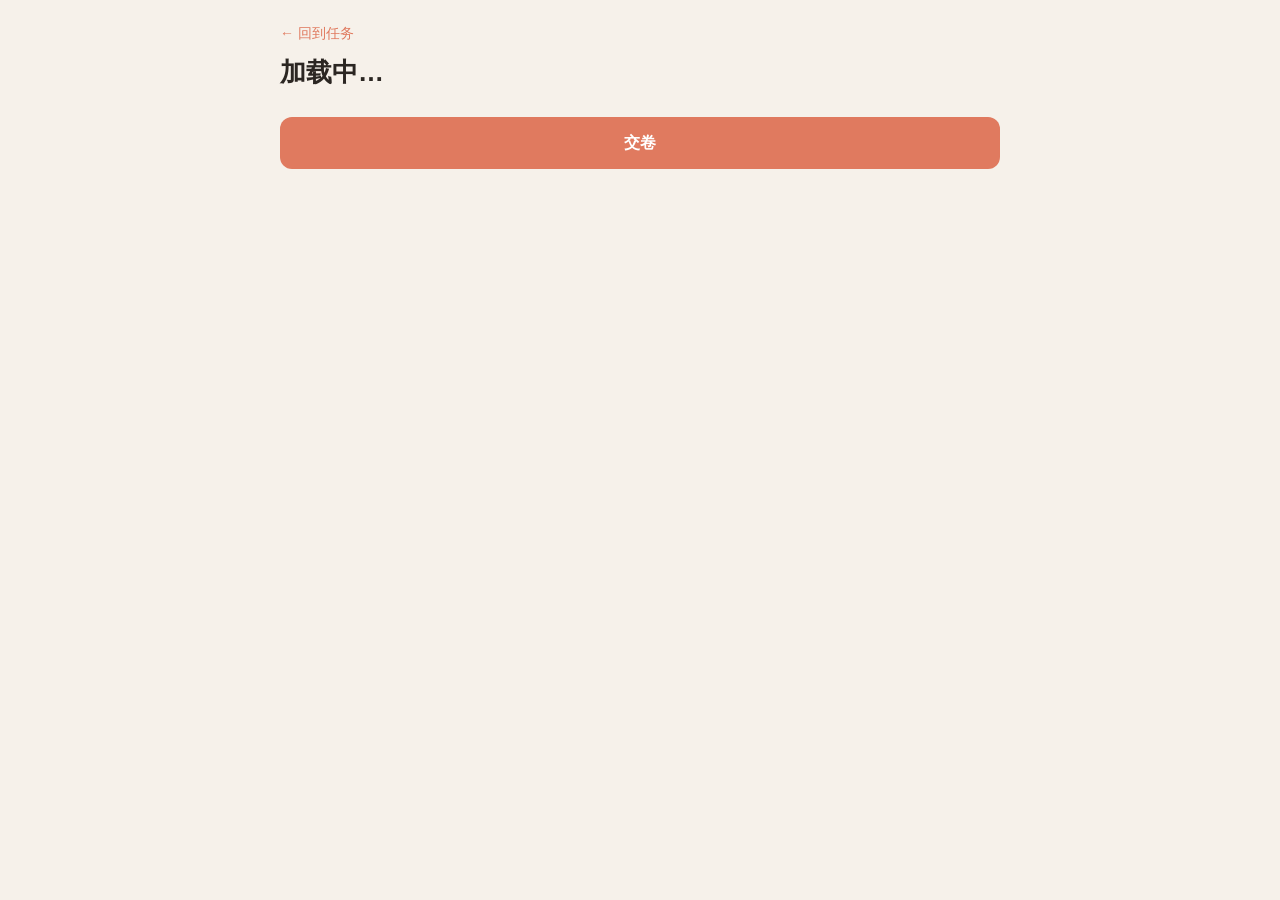
<file: quiz.html>
<!doctype html>
<html lang="zh-CN"><head><meta charset="utf-8">
<meta name="viewport" content="width=device-width,initial-scale=1">
<link rel="apple-touch-icon" href="apple-touch-icon.png">
<link rel="manifest" href="manifest.webmanifest">
<meta name="apple-mobile-web-app-capable" content="yes">
<meta name="mobile-web-app-capable" content="yes">
<meta name="apple-mobile-web-app-title" content="学习站">
<link rel="icon" type="image/png" href="icon-512.png">
<title>做题</title>
<link rel="stylesheet" href="style.css?v=1793765370">
<style>.ordsel{min-height:44px;border:1px dashed var(--line);border-radius:10px;padding:6px;margin:6px 0}.ordtip{color:var(--faint);font-size:13.5px}.ordit{border:1px solid var(--line);border-radius:10px;padding:8px 10px;margin:4px 0;background:var(--card);cursor:pointer;font-size:15px}.ordit.on{background:var(--blue-soft)}.ordit b{color:var(--acc);margin-right:4px}
.symk{display:flex;gap:6px;margin-top:6px}.symk button{width:auto;flex:0 0 auto;min-width:40px;padding:6px 10px;font-size:16px;background:var(--card);border:1px solid var(--line);color:var(--ink);border-radius:8px}</style>
</head><body><div class="w">
<a class="back" id="back" href="./">← 回到任务</a>
<h1 id="title">加载中…</h1>
<p class="s" id="intro"></p>
<div id="study"></div>
<div id="qs"></div>
<div id="bar" class="bar"><button class="main" id="submit">交卷</button></div>
<div id="result"></div>
</div>
<script src="common.js?v=1793765370"></script>
<script>
// ===== 通用做题引擎 =====
// 题库放在 data/<id>.js，用 quiz.html?s=<id> 打开。
// 题型：mc 单选（opts + a 为正确选项序号）；fill 填空（a 为答案或答案数组）。
// set.mode = 'diag' 时只摸底不要求订正；否则错题要重做到累计正确率 ≥ 80%。
const id = new URLSearchParams(location.search).get('s');
const KEY = 'quiz-' + id, DAY = new URLSearchParams(location.search).get('d');
if (DAY) document.getElementById('back').href = './?d=' + DAY;
let SET, state, mode = 'all', start = Date.now(), practice = false;

// 错题复习：quiz.html?s=review-<日期>，把错题从各自的题库里拿出来拼成一套
async function loadReview(){
  const D = id.slice(7), list = reviewList(D), m = load('mistakes', []);
  const fixed = load('reviewList', {}); if (!fixed[D] && list.length){ fixed[D] = list; save('reviewList', fixed); }
  const need = [...new Set(list.map(k => m[k].s))], sets = {};
  for (const s of need) await new Promise(r => { const sc = document.createElement('script'); sc.src = 'data/' + s + '.js?v=' + Date.now(); sc.onload = () => { sets[s] = window.SET; r(); }; sc.onerror = r; document.body.appendChild(sc); });
  const qs = [], passages = {}, passagesCn = {};
  list.forEach(k => { const x = m[k], S2 = sets[x.s]; if (!S2 || !S2.qs[x.i]) return;
    const q = {...S2.qs[x.i], src: k, sec: S2.title};
    if (q.p){ const pk = x.s + ':' + q.p; passages[pk] = S2.passages[q.p]; if (S2.passagesCn) passagesCn[pk] = S2.passagesCn[q.p]; q.p = pk; }
    qs.push(q); });
  SET = {title: '复习错题', intro: '前几天第一遍做错的题，再做一遍。<b>做对的题就从错题本里划掉</b>，错的下次还会出现。到 80% 算完成。', sections: [...new Set(qs.map(q => q.sec))], passages, passagesCn, qs};
  if (!qs.length){ document.getElementById('title').textContent = '没有要复习的错题 🎉'; return; }
  init();
}
function loadSet(){
  if (id.startsWith('review-')) return loadReview();
  const sc = document.createElement('script');
  sc.src = 'data/' + id + '.js?v=' + Date.now();
  sc.onload = () => { SET = window.SET; init(); };
  sc.onerror = () => { document.getElementById('title').textContent = '找不到这套题'; };
  document.body.appendChild(sc);
}
function get(){ try { return JSON.parse(localStorage.getItem(KEY)) || null; } catch(e){ return null; } }
function put(v){ try { localStorage.setItem(KEY, JSON.stringify(v)); } catch(e){} }
function symIns(i, k){ const el = document.getElementById('in' + i), a = el.selectionStart ?? el.value.length, b = el.selectionEnd ?? a; el.setRangeText(k, a, b, 'end'); el.focus(); el.dispatchEvent(new Event('input')); }
// pi / 根号 / sqrt 也算对：统一换成 π、√ 再比较
const norm = s => String(s).replace(/pi|Pi|PI/g,'π').replace(/根号|sqrt/gi,'√').replace(/\^2/g,'²').replace(/\^3/g,'³').replace(/\s+/g,'').replace(/[*×·](?=[√π(])/g,'').replace(/√\((\d+)\)/g,'√$1').replace(/，/g,',').replace(/．/g,'.').replace(/[−—–]/g,'-').replace(/（/g,'(').replace(/）/g,')').replace(/^x=/,'').toLowerCase();

function awayBadge(){
  const r = load('qstart', {})[id]; if (!r) return;
  let b = document.getElementById('awayb'); if (!b){ b = document.createElement('div'); b.id = 'awayb'; b.style.cssText = 'position:fixed;top:8px;right:8px;z-index:20;font-size:12.5px;padding:4px 10px;border-radius:999px;background:var(--card);border:1px solid var(--line)'; document.body.appendChild(b); }
  b.textContent = `中途离开 ${r.away} 次` + (r.away > 3 ? ' ⚠️ 会告诉姐姐' : '（超过 3 次会告诉姐姐）');
  if (r.away > 3) b.style.background = 'var(--bad-soft)';
}
document.addEventListener('visibilitychange', () => {
  if (!state || state.first !== null || practice) return;
  const QS = load('qstart', {}), r = QS[id]; if (!r) return; r.segs = r.segs || [];
  if (document.visibilityState === 'hidden'){ r.away++; r.segs.push([Date.now(), null]); }
  else { const g = r.segs[r.segs.length - 1]; if (g && !g[1]) g[1] = Date.now(); }
  save('qstart', QS); awayBadge();
});
// 离开的时间段：14:02–14:05（3 分钟）
const hhmm = t => new Date(t).toTimeString().slice(0, 5);
function awayText(r){
  const segs = (r.segs || []).map(([a, b]) => [a, b || Date.now()]);
  if (!segs.length) return '';
  const tot = Math.round(segs.reduce((x, [a, b]) => x + (b - a), 0) / 60000);
  return `\n🚪 中途离开 ${segs.length} 次，共 ${tot} 分钟${segs.length > 3 ? ' ⚠️' : ''}：` + segs.slice(0, 8).map(([a, b]) => `${hhmm(a)}–${hhmm(b)}（${Math.max(0, Math.round((b - a) / 60000))} 分）`).join('、') + (segs.length > 8 ? ' 等' : '');
}
function init(){
  document.title = SET.title;
  document.getElementById('title').textContent = SET.title;
  document.getElementById('intro').innerHTML = SET.intro || '';
  state = get() || { right: {}, first: null, firstTime: null, done: false };
  if (state.first !== null) { mode = 'review'; showResult(); }
  // 第一次做：从第一次打开算时间，中途切出去（看别的页面、别的 App）记一次
  if (state.first === null){
    const QS = load('qstart', {}); if (!QS[id]){ QS[id] = {t: Date.now(), away: 0}; save('qstart', QS); }
    awayBadge();
  }
  renderStudy();
  render();
}

// 听力：SET.audio 录音地址；SET.transcript / transcriptCn 原文和翻译，交卷后才能看
function renderAudio(){
  if (!SET.audio) return;
  const done = state.first !== null || document.body.classList.contains('submitted');
  const tr = done && SET.transcript ? `<details class="tr"><summary>📄 看原文</summary><div class="passage" style="margin-top:8px">${SET.transcript}</div>${SET.transcriptCn ? `<details class="tr"><summary>看中文翻译</summary><div style="margin-top:6px;color:var(--soft)">${SET.transcriptCn}</div></details>` : ''}</details>` : '';
  document.getElementById('study').innerHTML = `<div class="c"><b>🎧 录音</b><audio controls preload="auto" src="${SET.audio}" style="width:100%;margin-top:8px"></audio>
    <div class="speed">速度：${[0.75, 0.9, 1].map(r => `<button onclick="setRate(${r},this)" class="${r === 1 ? 'on' : ''}">${r}×</button>`).join('')}</div>
    ${done ? tr : '<div class="s" style="margin:6px 0 0">原文交卷后才能看。</div>'}</div>`;
}
function setRate(r, b){ const a = document.querySelector('#study audio'); if (a){ a.playbackRate = r; a.defaultPlaybackRate = r; } document.querySelectorAll('.speed button').forEach(x => x.classList.toggle('on', x === b)); }
function renderStudy(){
  if (SET.audio) return renderAudio();
  if (!SET.study) return;
  const html = SET.study.replace(/\[\[([^|\]]+)\|([^\]]+)\]\]/g, '<span class="vw" onclick="this.classList.toggle(\'show\');say(\'$1\')">$1<em>$2</em></span>');
  const ready = state.studied || state.first !== null;
  const card = `<div class="c passage">${SET.studyTitle ? '<b>' + SET.studyTitle + '</b><br><br>' : ''}${html}</div>`;
  let h;
  if (!ready) h = card + `<button class="main" onclick="state.studied=true;put(state);renderStudy();render()">读完了，开始测试 →</button>`;
  else if (state.first === null) h = `<div class="bar-msg">📖 第一次测试先靠自己回想（这样记得最牢）。交卷后订正时可以打开文章找答案。</div>`;
  else h = `<details class="c" ${mode === 'redo' ? 'open' : ''}><summary><b>📖 打开文章</b></summary></details>`.replace('</summary></details>', '</summary>' + card + '</details>');
  document.getElementById('study').innerHTML = h;
}
// 发音：指定正常的英语人声，排除苹果自带的搞怪音色
const FUNNY = /Albert|Bad News|Bahh|Bells|Boing|Bubbles|Cellos|Good News|Jester|Organ|Superstar|Trinoids|Whisper|Wobble|Zarvox|Fred|Junior|Ralph|Kathy|Grandma|Grandpa|Rocko|Sandy|Shelley|Eddy|Flo|Reed/i;
const GOOD = ['Samantha','Ava','Allison','Susan','Zoe','Nicky','Daniel','Karen','Moira','Tessa','Alex','Google US English','Google UK English Female'];
function pickVoice(){
  const vs = (speechSynthesis.getVoices() || []).filter(v => /^en[-_]/i.test(v.lang) && !FUNNY.test(v.name));
  for (const g of GOOD){ const v = vs.find(v => v.name.startsWith(g)); if (v) return v; }
  return vs.find(v => /en[-_]US/i.test(v.lang)) || vs[0] || null;
}
try { speechSynthesis.getVoices(); speechSynthesis.onvoiceschanged = () => speechSynthesis.getVoices(); } catch(e){}
function say(w){ try { speechSynthesis.cancel(); const u = new SpeechSynthesisUtterance(w), v = pickVoice(); if (v) u.voice = v; u.lang = v ? v.lang : 'en-US'; u.rate = 0.9; speechSynthesis.speak(u); } catch(e){} }
function sayAll(){ const t = (SET.studyTitle || '') + '. ' + SET.study.replace(/\[\[([^|\]]+)\|[^\]]+\]\]/g, '$1').replace(/<[^>]+>/g, ' '); say(t); }
function render(){
  if (SET.study && !state.studied && state.first === null){ document.getElementById('qs').innerHTML = ''; document.getElementById('bar').style.display = 'none'; return; }
  const list = SET.qs.map((q,i)=>({q,i})).filter(({i}) => mode==='all' || (mode==='redo' && !state.right[i]));
  let lastP = null, h = '';
  for (const {q,i} of list){
    if (q.p && q.p !== lastP){ const cn = SET.passagesCn && SET.passagesCn[q.p]; h += `<div class="c passage">${SET.passages[q.p]}${cn ? `<details class="cn"><summary>看中文翻译</summary>${cn}</details>` : ''}</div>`; }
    lastP = q.p;
    h += `<div class="c q" id="q${i}"><div class="qn">${i+1}. ${q.q}</div>`;
    if (q.t === 'fill'){
      h += `<input class="fill" id="in${i}" autocomplete="off" autocapitalize="off" placeholder="填写答案（单词要写完整，包括首字母）">`;
      // 答案里有 π、√ 这些符号：给一排按钮点出来（iPad 键盘打不出来）
      if (/[π√²³°]/.test([].concat(q.a).join('') + q.q)) h += `<div class="symk">${['π','√','²','³','°','−','/'].map(k => `<button type="button" onclick="symIns(${i},'${k}')">${k}</button>`).join('')}</div>`;
    }
    else if (q.t === 'order') h += `<div class="ordsel" id="os${i}"><span class="ordtip">按顺序点下面的句子；点错了，点这里的句子放回去</span></div><div class="ordpick" id="op${i}"></div>`;
    else h += q.opts.map((o,j)=>`<label class="opt"><input type="radio" name="r${i}" value="${j}"> <span>${String.fromCharCode(65+j)}. ${o}</span></label>`).join('');
    h += `<div class="ex" id="ex${i}"></div></div>`;
  }
  document.getElementById('qs').innerHTML = mode==='review' ? '' : h;
  document.getElementById('bar').style.display = mode==='review' ? 'none' : 'block';
  document.getElementById('submit').textContent = mode==='redo' ? '提交订正' : '交卷';
  window._list = list.map(x=>x.i);
  if (mode !== 'review'){
    const dr = load('qdraft-' + id, {});
    for (const i of window._list){
      const q = SET.qs[i];
      if (q.t === 'order'){ window._ord = window._ord || {}; window._ord[i] = Array.isArray(dr[i]) ? dr[i] : []; ordPaint(i); continue; }
      if (q.t === 'fill'){ const el = document.getElementById('in'+i); if (dr[i] != null) el.value = dr[i]; el.oninput = () => { const d = load('qdraft-' + id, {}); d[i] = el.value; save('qdraft-' + id, d); }; }
      else document.querySelectorAll(`input[name="r${i}"]`).forEach(r => { if (dr[i] != null && +r.value === dr[i]) r.checked = true; r.onchange = () => { const d = load('qdraft-' + id, {}); d[i] = +r.value; save('qdraft-' + id, d); }; });
    }
  }
}

// 排顺序题：items 按正确顺序写，页面上打乱显示（每题固定打乱，刷新不变）
function ordPerm(i, n){ const a = [...Array(n).keys()]; let x = (i + 1) * 9301 + n * 49297; for (let k = n - 1; k > 0; k--){ x = (x * 9301 + 49297) % 233280; const j = Math.floor(x / 233280 * (k + 1)); [a[k], a[j]] = [a[j], a[k]]; } if (a.every((v, k) => v === k) && n > 1) [a[0], a[1]] = [a[1], a[0]]; return a; }
function ordPaint(i){
  const q = SET.qs[i], sel = window._ord[i], lock = document.getElementById('q' + i).classList.contains('good') || document.getElementById('q' + i).classList.contains('badq');
  document.getElementById('os' + i).innerHTML = sel.length ? sel.map((k, n) => `<div class="ordit on" ${lock ? '' : `onclick="ordTap(${i},${k},false)"`}><b>${n + 1}</b> ${q.items[k]}</div>`).join('') : '<span class="ordtip">按顺序点下面的句子；点错了，点这里的句子放回去</span>';
  document.getElementById('op' + i).innerHTML = ordPerm(i, q.items.length).filter(k => !sel.includes(k)).map(k => `<div class="ordit" ${lock ? '' : `onclick="ordTap(${i},${k},true)"`}>${q.items[k]}</div>`).join('');
}
function ordTap(i, k, add){
  const sel = window._ord[i]; if (add) sel.push(k); else sel.splice(sel.indexOf(k), 1);
  const d = load('qdraft-' + id, {}); d[i] = sel; save('qdraft-' + id, d); ordPaint(i);
}
function check(i){
  const q = SET.qs[i];
  if (q.t === 'order'){ const sel = (window._ord || {})[i] || []; return sel.length === q.items.length && sel.every((k, n) => k === n); }
  if (q.t === 'fill'){
    // 默写题（SET.nopunct）：标点写不写都行，只看字
    const np = x => SET.nopunct ? norm(x).replace(/[,，.。、;；:：!！?？"“”'‘’《》<>()（）—…·\s-]/g, '') : norm(x);
    const v = np(document.getElementById('in'+i).value);
    return [].concat(q.a).some(a => np(a) === v);
  }
  const r = document.querySelector(`input[name="r${i}"]:checked`);
  return !!r && +r.value === q.a;
}

document.getElementById('submit').onclick = () => {
  const ids = window._list;
  const blank = ids.filter(i => SET.qs[i].t==='order' ? ((window._ord || {})[i] || []).length < SET.qs[i].items.length : SET.qs[i].t==='fill' ? !document.getElementById('in'+i).value.trim() : !document.querySelector(`input[name="r${i}"]:checked`));
  if (blank.length && !confirm(`还有 ${blank.length} 道没做，确定交卷吗？`)) return;
  let ok = 0;
  for (const i of ids){
    const good = check(i); if (good){ ok++; state.right[i] = true; }
    const q = SET.qs[i], box = document.getElementById('q'+i), ex = document.getElementById('ex'+i);
    box.classList.add(good ? 'good' : 'badq');
    const ans = q.t==='order' ? '<br>' + q.items.map((t, n) => `${n + 1}. ${t}`).join('<br>') : q.t==='fill' ? [].concat(q.a)[0] : String.fromCharCode(65+q.a)+'. '+q.opts[q.a];
    ex.innerHTML = (good ? '✅ 正确' : `❌ 正确答案：<b>${ans}</b>`) + (q.e ? `<br>💡 ${q.e}` : '');
    ex.style.display = 'block';
    box.querySelectorAll('input').forEach(x=>x.disabled = true);
    if (q.t === 'order') ordPaint(i);
  }
  try { localStorage.removeItem('qdraft-' + id); } catch(e){}
  // 每一次提交都记一笔
  const score = Math.round(ok / ids.length * 100);
  state.attempts = state.attempts || [];
  state.attempts.push({d: new Date().toLocaleString('zh-CN'), s: score, n: ids.length, k: practice ? '再刷' : mode === 'redo' ? '订正' : '第一次', m: Math.round((Date.now()-start)/60000)});
  if (practice){
    practice = false; put(state);
    notify(`🔁 ${SET.title} 再刷一遍：${score}%`);
    document.body.classList.add('submitted'); document.getElementById('bar').style.display = 'none';
    if (SET.audio) renderAudio(); showResult(true); scrollTo({top:0, behavior:'smooth'}); return;
  }
  if (state.first === null){
    // 第一遍做错的题记进错题本（摸底不记）
    state.wrong = ids.filter(i => !state.right[i]).map(i => i + 1);
    if (SET.mode !== 'diag' && !id.startsWith('review-')) addMistakes(id, ids.filter(i => !state.right[i]));
    state.first = Math.round(ok / SET.qs.length * 100);
    const QS = load('qstart', {}), qr = QS[id] || {t: start, away: 0};
    state.firstTime = Math.round((Date.now() - qr.t)/60000); state.away = qr.away; state.awayTxt = awayText(qr); state.t0 = hhmm(qr.t);
    delete QS[id]; save('qstart', QS); const ab = document.getElementById('awayb'); if (ab) ab.remove();
    state.date = new Date().toLocaleString('zh-CN');
    if (SET.sections) state.sec = SET.sections.map(s => {
      const idx = SET.qs.map((q,i)=>i).filter(i=>SET.qs[i].sec===s);
      return [s, idx.filter(i=>state.right[i]).length, idx.length];
    });
  }
  // 复习时做对的题，从错题本划掉
  if (id.startsWith('review-')){ const m = load('mistakes', []); ids.forEach(i => { if (state.right[i] && SET.qs[i].src != null && m[SET.qs[i].src]) m[SET.qs[i].src].ok = true; }); save('mistakes', m); }
  const total = Object.keys(state.right).length;
  state.now = Math.round(total / SET.qs.length * 100);
  const wasDone = state.done;
  state.done = SET.mode === 'diag' || state.now >= 80;
  put(state);
  if (mode !== 'redo') notify(`📝 ${SET.title}：第一次 ${state.first}%，用时 ${state.firstTime} 分钟（${state.t0 || ''}–${hhmm(Date.now())}）` + (state.sec ? '（' + state.sec.map(([n,a,b])=>n+' '+a+'/'+b).join('，') + '）' : '') + (state.awayTxt || (state.away === 0 ? '\n🚪 中途没离开' : '')) + (state.wrong && state.wrong.length ? `\n❌ 错题：第 ${state.wrong.join('、')} 题（已记进错题本，下次复习）` : ''));
  else if (state.done && !wasDone) notify(`✅ ${SET.title} 订正完成，现在 ${state.now}%`);
  document.body.classList.add('submitted');
  document.getElementById('bar').style.display = 'none';
  if (SET.audio) renderAudio();
  showResult(true);
  scrollTo({top:0, behavior:'smooth'});
};

function showResult(fresh){
  const s = state, need = SET.mode !== 'diag' && !s.done;
  let h = `<div class="c res"><div class="big">${SET.mode==='diag' ? s.first+'%' : s.now+'%'}</div>
    <div>${SET.title}</div>
    <div class="s">第一次：${s.first}% · 用时 ${s.firstTime} 分钟 · ${s.date}</div>`;
  if (s.sec) h += '<div class="secs">' + s.sec.map(([n,a,b])=>`<span>${n}：${a}/${b}</span>`).join('') + '</div>';
  h += s.done ? `<div class="okmsg">✅ 完成！截图这一页发给姐姐</div>`
              : `<div class="badmsg">还没到 80%，看完解析后重做错题</div>`;
  if (s.attempts && s.attempts.length) h += '<div class="att"><b>做题记录</b>' + s.attempts.map((a,i) => `<div>${i+1}. ${a.k} · ${a.s}%${a.n < SET.qs.length ? '（' + a.n + ' 题）' : ''} · ${a.m} 分钟 · ${a.d}</div>`).join('') + '</div>';
  h += '</div>';
  if (need) h += `<button class="main" onclick="redo()">重做错题</button>`;
  else h += `<button class="ghost" onclick="again()">🔁 再刷一遍（不影响第一次的成绩）</button>`;
  if (fresh) h += `<p class="s" style="text-align:center">往下看每道题的解析 ↓</p>`;
  else h += `<button class="ghost" onclick="mode='all';document.getElementById('result').innerHTML='';renderReview()">查看全部题目和解析</button>`;
  document.getElementById('result').innerHTML = h;
  document.getElementById('result').scrollIntoView();
}
function again(){ practice = true; setTimeout(renderStudy); start = Date.now(); document.body.classList.remove('submitted'); mode='all'; document.getElementById('result').innerHTML=''; render(); scrollTo({top:0}); }
function redo(){ document.body.classList.remove('submitted'); mode='redo'; setTimeout(renderStudy); document.getElementById('result').innerHTML=''; render(); scrollTo({top:0}); }
function renderReview(){
  render();
  for (const i of window._list){
    const q=SET.qs[i], ex=document.getElementById('ex'+i);
    const ans = q.t==='order' ? '<br>' + q.items.map((t, n) => `${n + 1}. ${t}`).join('<br>') : q.t==='fill' ? [].concat(q.a)[0] : String.fromCharCode(65+q.a)+'. '+q.opts[q.a];
    ex.innerHTML = `答案：<b>${ans}</b>` + (q.e ? `<br>💡 ${q.e}` : ''); ex.style.display='block';
    document.getElementById('q'+i).querySelectorAll('input').forEach(x=>x.disabled=true);
  }
  document.getElementById('bar').style.display='none';
  document.body.classList.add('submitted');
}
loadSet();
</script></body></html>
</file>
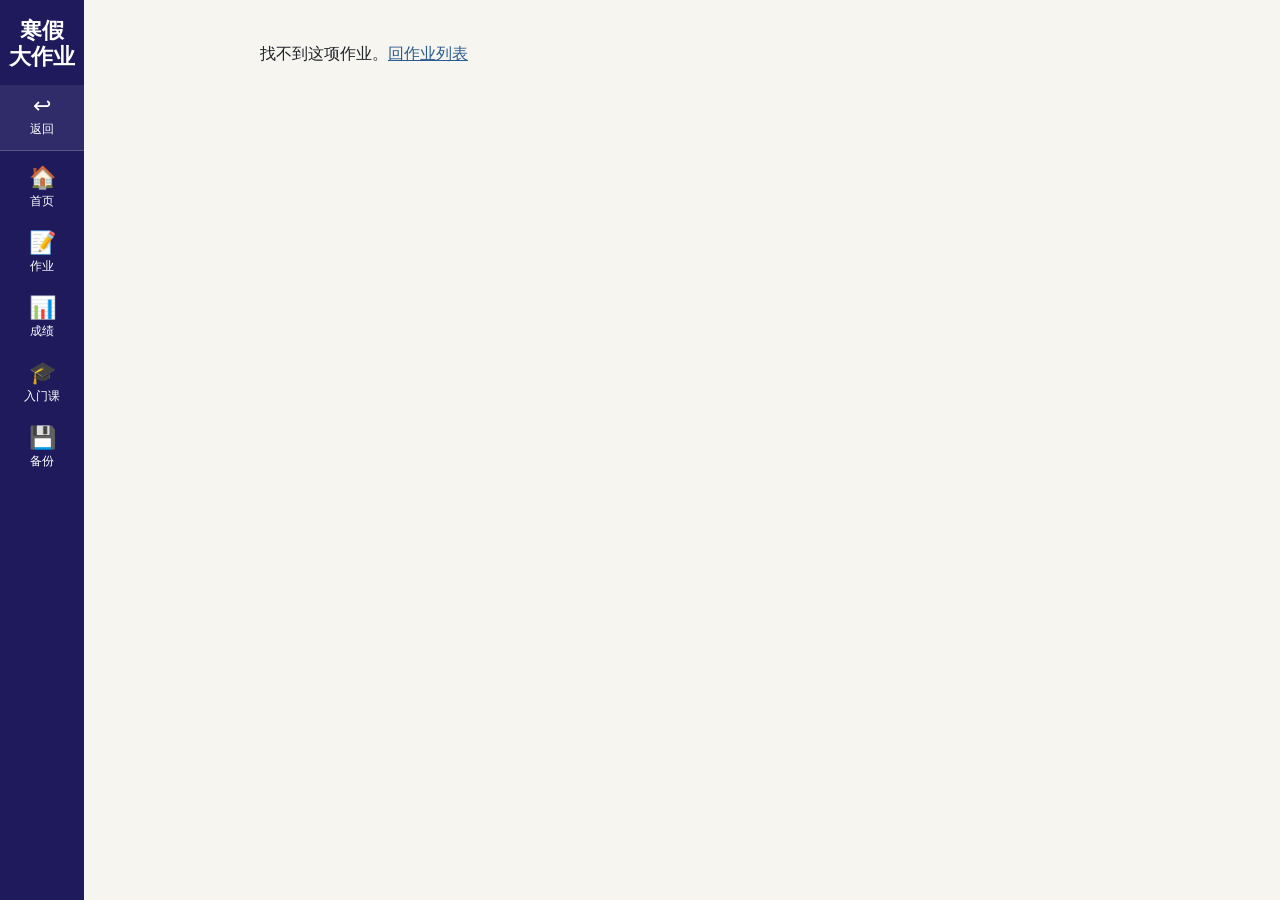
<file: winter/assignment.html>
<!doctype html>
<html lang="zh">
<head>
<meta charset="utf-8">
<meta name="viewport" content="width=device-width, initial-scale=1">
<meta name="apple-mobile-web-app-capable" content="yes">
<meta name="apple-mobile-web-app-title" content="寒假作业">
<link rel="apple-touch-icon" href="apple-touch-icon.png">
<link rel="manifest" href="manifest.webmanifest">
<link rel="stylesheet" href="assets/style.css?v=1793331766">
<script src="assets/core.js?v=1793331766"></script>
<script src="data/chn.js?v=1793331766"></script>
<script src="data/math.js?v=1793331766"></script>
<script src="data/eng.js?v=1793331766"></script>
<script src="data/phy.js?v=1793331766"></script>
<script src="data/chem.js?v=1793331766"></script>
<script src="data/his.js?v=1793331766"></script>
<script src="data/df.js?v=1793331766"></script>
<script src="data/py.js?v=1793331766"></script>
<script src="data/des.js?v=1793331766"></script>
<title>作业 · 寒假大作业</title>
</head>
<body>
<div id="nav"></div>
<div class="wrap narrow" id="main"></div>
<script>
W.nav();
(function () {
  var id = W.q('id'), a = W.A[id], m = document.getElementById('main');
  if (!a) { m.innerHTML = '<p>找不到这项作业。<a href="work.html">回作业列表</a></p>'; return; }
  var c = W.course(a.course), L = W.AI[a.ai], due = W.due(id), s = W.status(id);
  document.title = a.no + ' ' + a.title + ' · ' + c.name;
  var total = (a.tasks || []).reduce(function (x, t) { return x + (t.pts || 0); }, 0);
  var head = '<div class="ahead"><div class="note"><a href="index.html">首页</a> › <a href="course.html?c=' + c.id + '">' + c.name + '</a> › ' + a.no + '</div>' +
    '<h1>' + a.no + ' ' + W.esc(a.title) + '</h1>' +
    '<div class="meta"><span>截止 <b>' + W.fmt(due, true) + ' 23:59</b></span><span>占总评 <b>' + a.weight + '%</b></span>' +
    (a.time ? '<span>大约 <b>' + a.time + '</b></span>' : '') + (a.length ? '<span>长度 <b>' + a.length + '</b></span>' : '') +
    '<span>' + s.ic + ' ' + s.txt + '</span></div></div>';

  var h = '<div class="card" style="margin-top:14px">' + W.aiBadge(a.ai) +
    '<div style="margin-top:8px"><b>可以：</b>' + L.can + '<br><b>不可以：</b>' + L.cant + '</div>' +
    (a.ai >= 1 ? '<p class="note" style="margin:6px 0 0">用了 AI：①正文里 AI 改过 / 写的句子后面标（AI 修改）或（AI 生成）；②文档最后写「AI 声明」：对话分享链接 + 两三句用它做了什么（一项作业只用<b>一个</b>对话）。用了不声明、或者超出等级，这一项 0 分。<a href="intro.html#ai">看例子</a></p>' : '<p class="note" style="margin:6px 0 0">这一项不能用任何 AI、翻译软件。</p>') + '</div>';

  if (a.submit === 'quiz' && !a.ready) {
    m.innerHTML = head + h + '<div class="card"><h2>⏳ 小测还没出</h2><p>' + (a.intro || '') + '</p><p class="note">姐姐把你的 5·3 拍过来以后再出题。出好以后会在这里直接做，做完自动出分。</p></div>';
    return;
  }
  if (a.intro) h += '<p>' + a.intro + '</p>';
  if (a.scenario) h += '<h3>情境</h3>' + a.scenario.map(function (p) { return '<p>' + p + '</p>'; }).join('');
  if (a.data) h += '<h3>' + (a.dataTitle || '资料') + '</h3>' + a.data;
  if (a.method) h += '<h3>' + (a.methodTitle || '怎么做') + '</h3><div class="card" style="margin-top:6px">' + a.method + '</div>';
  if (a.submit === 'pdf') h += '<h3>怎么写、怎么交</h3><ol class="steps">' + W.REPORT_STEPS.map(function (x) { return '<li>' + x + '</li>'; }).join('') + '</ol>';
  if (a.how) h += '<h3>' + (a.submit === 'pdf' ? '这项作业的特别要求' : '怎么写、怎么交') + '</h3><ul class="steps">' + a.how.map(function (x) { return '<li>' + x + '</li>'; }).join('') + '</ul>';
  if (a.tasks) {
    h += '<h3>任务（满分 ' + total + '）</h3><div class="card" style="margin-top:6px">' + a.tasks.map(function (t) {
      return '<div class="task"><span class="pts">' + t.pts + ' 分</span><div class="qh">' + t.q + ' ' + W.esc(t.title) + '</div><div>' + t.text + '</div>' +
        (t.full ? '<div class="full">满分要做到：' + t.full + '</div>' : '') + '</div>';
    }).join('') + '</div>';
  }
  if (a.refs) h += '<h3>资料要求</h3><p>至少参考 <b>' + a.refs.min + '</b> 个资料' + (a.refs.nonAI ? '，其中至少 ' + a.refs.nonAI + ' 个不是 AI' : '') +
    '，列在' + (a.submit === 'write' ? '文章最后的「参考资料」里' : '文档最后的「参考资料」那一页') + '；正文里用到的地方标 [1]、[2]。不够数会扣分。格式看 <a href="intro.html#cite">入门课</a>。</p>';
  h += '<p class="note">点了「提交」就算交了；做得完不完整打分时看，没写的题拿不到那题的分，所以没做完也先交。晚交一天扣这项作业的 ' + W.CONFIG.LATE_PCT + '%。截止前可以重新交，姐姐看最后一版。报告和作文姐姐 3 月前改完出分。</p>';

  // 在网站里写的作业：左边看题，右边写（iPad 横屏 / 电脑上）
  if (a.submit === 'write') { document.body.classList.add('split');
    m.innerHTML = head + '<div class="splitgrid"><div class="left">' + h + '</div><div class="right"><div class="card" id="submit" style="margin-top:14px"></div></div></div>';
  } else m.innerHTML = head + h + '<div class="card" id="submit"></div>';
  renderSubmit();

  function renderSubmit() {
    var box = document.getElementById('submit'), vers = W.subs()[id] || [], x = '';
    if (vers.length) x += '<div class="banner blue" style="margin:0 0 14px"><span>✅ 已交 ' + vers.length + ' 版，最后一版 ' + new Date(vers[vers.length - 1].t).toLocaleString('zh-CN') +
      (vers[vers.length - 1].late ? '（晚 ' + vers[vers.length - 1].late + ' 天）' : '') + '。想改的话，改好再交一次。<br><b>交完马上备份：</b>点右边的按钮 → 选飞书 →「寒假作业提交」群。</span><button class="btn primary small" id="bk" disabled>准备中…</button></div>';
    x += '<h2>' + (vers.length ? '重新提交' : '提交') + '</h2>';
    if (a.submit === 'write') {
      var d = W.store.get('draft_' + id, {text: '', ms: 0, leaves: 0, pastes: 0});
      x += '<p class="note">直接在这里打字（<b>不能粘贴</b>，会记录用时和切出去的次数）。自动保存，可以分几天写。最后别忘了写参考资料' + (a.ai >= 1 ? '和 AI 声明' : '') + '。</p>' +
        (a.write.fromPrev ? '<div class="row" style="margin:0 0 8px"><button class="btn small" id="fromPrev">把 ' + a.write.fromPrev + ' 交过的内容放进来</button></div>' : '') +
        '<textarea class="wbox" id="wbox" placeholder="' + W.esc(a.write.placeholder || '') + '">' + W.esc(d.text) + '</textarea><div class="wstat" id="wstat"></div>';
    }
    if (a.submit === 'code') x += '<label class="f">游戏代码 <small>在学习站 Python 自由编辑器里点「📋 复制代码」，粘贴到这里</small></label><textarea id="code" style="min-height:200px;font-family:Menlo,monospace;font-size:13px"></textarea>';
    if (a.submit === 'pdf' || a.submit === 'code') x += '<label class="f">上传文件 <small>' + (a.submit === 'pdf' ? '导出的 PDF' : '设计说明 PDF、运行截图（可以多选）') + '</small></label>' +
      '<input type="file" id="file" ' + (a.submit === 'pdf' ? 'accept="application/pdf,.pdf"' : 'accept="application/pdf,image/*" multiple') + '>' +
      '<div class="files note" id="flist" style="margin-top:6px"></div>';
    if (a.submit === 'pdf') x += '<label style="display:block;margin-top:10px"><input type="checkbox" id="chk"> 文档最后有参考资料' + (a.ai >= 1 ? '（用了 AI 的话还有 AI 声明）' : '') + '</label>';
    if (a.extraField) x += '<label class="f">' + a.extraField.label + ' <small>' + (a.extraField.small || '') + '</small></label><textarea id="extra" style="min-height:140px"></textarea>';
    x += '<label class="f">想对姐姐说的 <small>可以不写</small></label><input type="text" id="memo">';
    x += '<div class="row"><button class="btn primary" id="go">' + (vers.length ? '重新提交' : '提交') + '并发给姐姐</button><span class="note" id="err" style="color:var(--warn)"></span></div>';
    box.innerHTML = x;
    if (a.submit === 'write') wireWriting();
    showFiles();
    var bk = document.getElementById('bk');
    if (bk) W.backupFile(id).then(function (f) { bk.disabled = false; bk.textContent = '📤 备份并发给姐姐'; bk.onclick = function () { W.shareFile(f); }; },
      function () { bk.textContent = '去备份页'; bk.disabled = false; bk.onclick = function () { location.href = 'backup.html'; }; });
    document.getElementById('go').onclick = go;
  }
  function showFiles() {
    var fl = document.getElementById('flist'); if (!fl) return;
    W.FILES.list(id).then(function (all) {
      fl.innerHTML = all.length ? '已上传：' + all.map(function (r) { return '<a href="' + URL.createObjectURL(r.blob) + '" download="' + W.esc(r.name) + '">📎 ' + W.esc(r.name) + '（' + new Date(r.date).toLocaleString('zh-CN') + '）</a>'; }).join('') : '';
    }).catch(function () {});
  }

  function count(t) { return a.write.unit === '词' ? (t.match(/[A-Za-z]+(?:['’-][A-Za-z]+)*/g) || []).length : t.replace(/\s/g, '').length; }
  function wireWriting() {
    var box = document.getElementById('wbox'), st = document.getElementById('wstat');
    var d = W.store.get('draft_' + id, {text: '', ms: 0, leaves: 0, pastes: 0}), lastIn = 0;
    function show() { var n = count(box.value);
      st.innerHTML = '<span>已写 <b>' + n + '</b> ' + a.write.unit + (a.write.min ? ' / 至少 ' + a.write.min : '') + '</span><span>打字用时 <b>' + Math.round(d.ms / 60000) + '</b> 分钟</span><span>切出去 <b>' + d.leaves + '</b> 次</span>' + (d.pastes ? '<span>挡住的粘贴 <b>' + d.pastes + '</b> 次</span>' : ''); }
    function save() { d.text = box.value; W.store.set('draft_' + id, d); }
    box.addEventListener('paste', function (e) { e.preventDefault(); d.pastes++; save(); show(); alert('写作框不能粘贴，请自己打字。'); });
    box.addEventListener('drop', function (e) { e.preventDefault(); });
    box.addEventListener('input', function () { var now = Date.now(); if (lastIn && now - lastIn < 60000) d.ms += now - lastIn; lastIn = now; save(); show(); });
    document.addEventListener('visibilitychange', function () { if (document.hidden && document.activeElement === box) { d.leaves++; save(); show(); } });
    var fp = document.getElementById('fromPrev');
    if (fp) fp.onclick = function () { var p = W.sub(a.write.fromPrevId); if (!p || !p.text) { alert(a.write.fromPrev + ' 还没交。'); return; }
      if (box.value.trim() && !confirm('会把写作框里现在的内容换掉，确定吗？')) return; box.value = p.text; save(); show(); };
    show();
  }

  function go() {
    var err = document.getElementById('err'), v = function (k) { var e = document.getElementById(k); return e ? e.value.trim() : ''; }, data = {};
    err.textContent = '';
    if (a.submit === 'write') { var d = W.store.get('draft_' + id, {}); data.text = document.getElementById('wbox').value; data.count = count(data.text);
      data.ms = d.ms || 0; data.leaves = d.leaves || 0; data.pastes = d.pastes || 0;
      if (a.write.min && data.count < a.write.min) return err.textContent = '还差 ' + (a.write.min - data.count) + ' ' + a.write.unit + '。'; }
    if (a.submit === 'code') { data.code = v('code'); if (!data.code) return err.textContent = '请把代码粘贴进来。'; }
    var files = document.getElementById('file') ? [].slice.call(document.getElementById('file').files) : [];
    if (a.submit === 'pdf') { if (!files.length) return err.textContent = '请先选择要上传的 PDF。';
      if (!document.getElementById('chk').checked) return err.textContent = '检查一下文档最后有没有参考资料，再打勾。'; }
    if (a.extraField) { data.extra = v('extra'); if (!data.extra) return err.textContent = '请填写「' + a.extraField.label + '」。'; }
    data.memo = v('memo');
    // 提交 = 记下来 + 马上弹出分享菜单发给姐姐。iPad 要求分享必须在点击里同步调用，所以先同步记录、同步做好要发的文件，再分享；存文件到浏览器放在后面异步做
    data.files = files.map(function (f) { return f.name; });
    W.submit(id, data);
    if (a.submit === 'write') W.store.set('draft_' + id, {text: data.text, ms: data.ms, leaves: data.leaves, pastes: data.pastes});
    var send = a.submit === 'pdf' ? files[0] : W.snapshotFile(id), shared = false;
    if (navigator.canShare && navigator.canShare({files: [send]})) {
      shared = true;
      navigator.share({files: [send], title: send.name}).catch(function () {});
    }
    Promise.all(files.map(function (f) { return W.FILES.save(id, f); })).then(done, function () {
      W.store.set('fileErr_' + id, true); done();
      alert('文件没能存进浏览器（可能是空间不够）。这次提交已记下，请一定把 PDF 发给姐姐。'); });
    function done() {
      renderSubmit(); document.getElementById('submit').scrollIntoView();
      if (!shared) alert('交好了！' + (W.status(id).k === 'late' ? '' : '按时完成 👍') + '\n这台设备不能直接分享，请点「📤 备份并发给姐姐」。');
    }
  }
})();
</script>
</body>
</html>
</file>
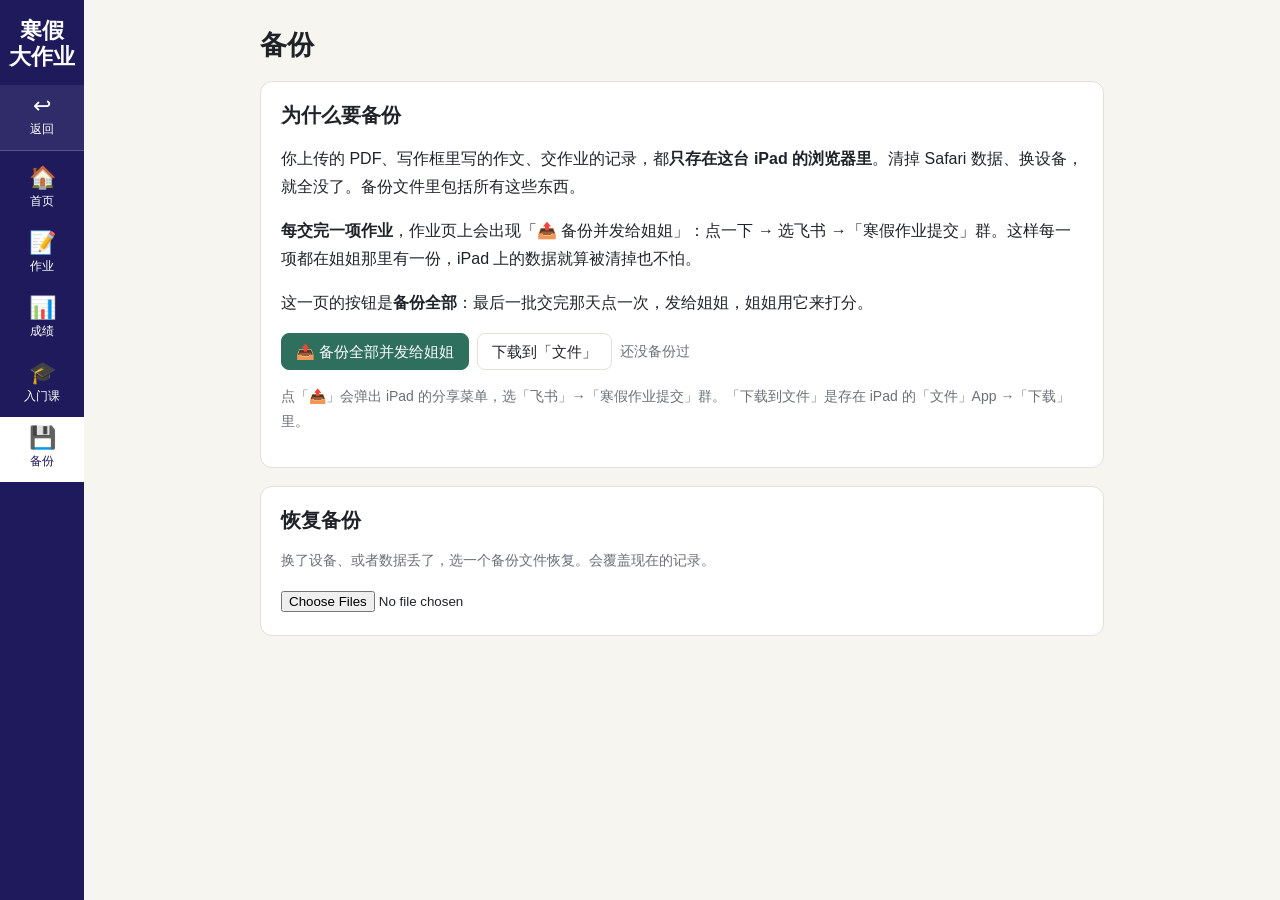
<file: winter/backup.html>
<!doctype html>
<html lang="zh">
<head>
<meta charset="utf-8">
<meta name="viewport" content="width=device-width, initial-scale=1">
<meta name="apple-mobile-web-app-capable" content="yes">
<meta name="apple-mobile-web-app-title" content="寒假作业">
<link rel="apple-touch-icon" href="apple-touch-icon.png">
<link rel="manifest" href="manifest.webmanifest">
<link rel="stylesheet" href="assets/style.css?v=1793331766">
<script src="assets/core.js?v=1793331766"></script>
<script src="data/chn.js?v=1793331766"></script>
<script src="data/math.js?v=1793331766"></script>
<script src="data/eng.js?v=1793331766"></script>
<script src="data/phy.js?v=1793331766"></script>
<script src="data/chem.js?v=1793331766"></script>
<script src="data/his.js?v=1793331766"></script>
<script src="data/df.js?v=1793331766"></script>
<script src="data/py.js?v=1793331766"></script>
<script src="data/des.js?v=1793331766"></script>
<title>备份 · 寒假大作业</title>
</head>
<body>
<div id="nav"></div>
<div class="wrap narrow">
  <h1>备份</h1>
  <div class="card">
    <h2>为什么要备份</h2>
    <p>你上传的 PDF、写作框里写的作文、交作业的记录，都<b>只存在这台 iPad 的浏览器里</b>。清掉 Safari 数据、换设备，就全没了。备份文件里包括所有这些东西。</p>
    <p><b>每交完一项作业</b>，作业页上会出现「📤 备份并发给姐姐」：点一下 → 选飞书 →「寒假作业提交」群。这样每一项都在姐姐那里有一份，iPad 上的数据就算被清掉也不怕。</p>
    <p>这一页的按钮是<b>备份全部</b>：最后一批交完那天点一次，发给姐姐，姐姐用它来打分。</p>
    <div class="row"><button class="btn primary" id="sh" disabled>准备中…</button><button class="btn" id="ex">下载到「文件」</button><span class="note" id="last"></span></div>
    <p class="note">点「📤」会弹出 iPad 的分享菜单，选「飞书」→「寒假作业提交」群。「下载到文件」是存在 iPad 的「文件」App →「下载」里。</p>
  </div>
  <div class="card">
    <h2>恢复备份</h2>
    <p class="note">换了设备、或者数据丢了，选一个备份文件恢复。会覆盖现在的记录。</p>
    <input type="file" id="im" accept=".json,application/json" multiple>
  </div>
</div>
<script>
W.nav();
function showLast() { var l = W.store.get('lastBackup', null); document.getElementById('last').textContent = l ? '上次备份：' + new Date(l).toLocaleString('zh-CN') : '还没备份过'; }
showLast();
document.getElementById('ex').onclick = function () { W.exportAll().then(showLast); };
W.backupFile().then(function (f) { var b = document.getElementById('sh'); b.disabled = false; b.textContent = '📤 备份全部并发给姐姐'; b.onclick = function () { W.shareFile(f).then(showLast); }; });
document.getElementById('im').onchange = function () {
  var fs = [].slice.call(this.files).sort(function (x, y) { return x.lastModified - y.lastModified; });
  if (!fs.length || !confirm('确定用这' + fs.length + '个备份恢复吗？（最新的那份文字记录会覆盖现在的）')) return;
  var bad = 0;
  (function next(i) { if (i >= fs.length) { alert(bad ? bad + ' 个文件不是寒假作业的备份，其他的恢复好了。' : '恢复好了。'); location.href = 'index.html'; return; }
    W.importAll(fs[i], function (ok) { if (!ok) bad++; next(i + 1); }); })(0);
};
</script>
</body>
</html>
</file>
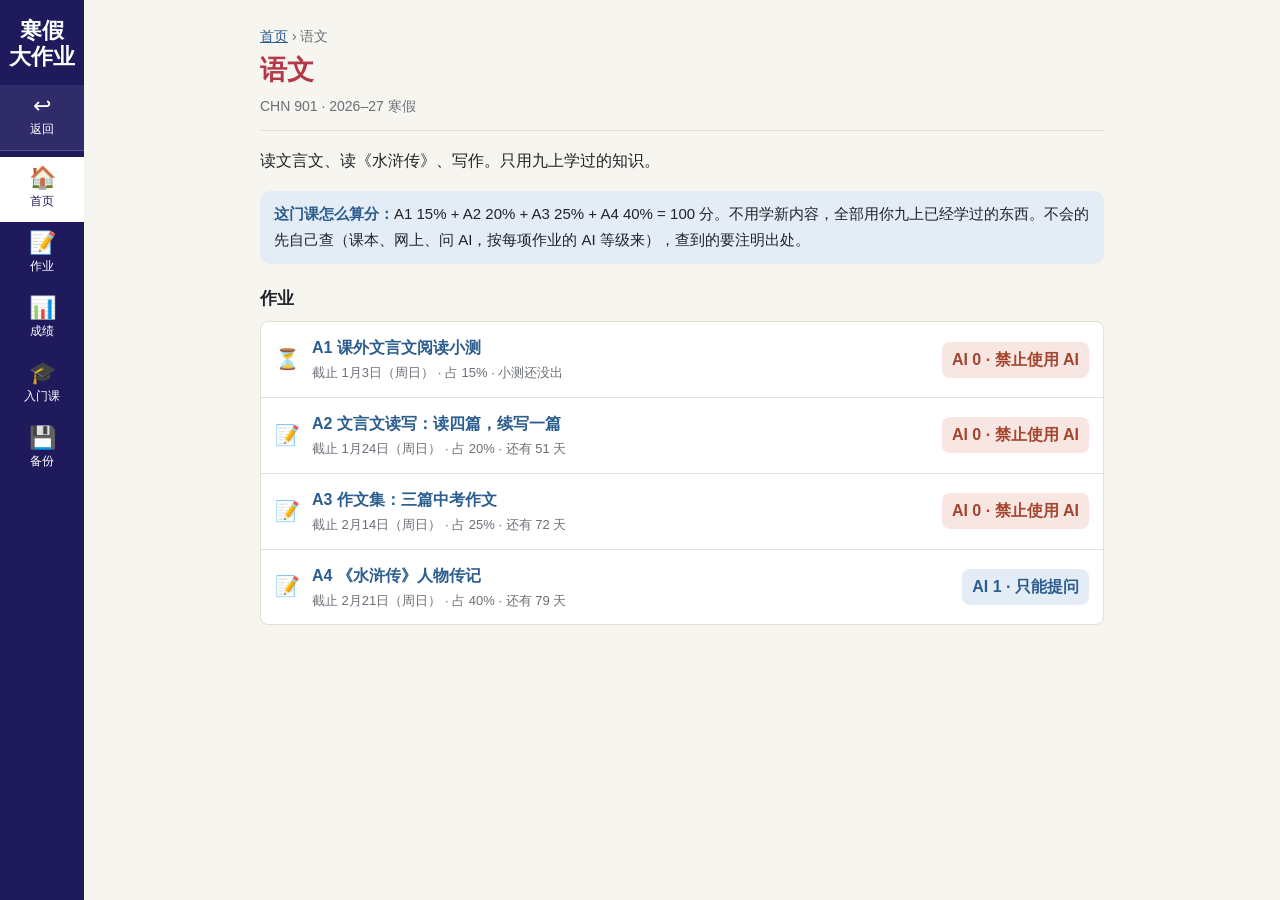
<file: winter/course.html>
<!doctype html>
<html lang="zh">
<head>
<meta charset="utf-8">
<meta name="viewport" content="width=device-width, initial-scale=1">
<meta name="apple-mobile-web-app-capable" content="yes">
<meta name="apple-mobile-web-app-title" content="寒假作业">
<link rel="apple-touch-icon" href="apple-touch-icon.png">
<link rel="manifest" href="manifest.webmanifest">
<link rel="stylesheet" href="assets/style.css?v=1793331766">
<script src="assets/core.js?v=1793331766"></script>
<script src="data/chn.js?v=1793331766"></script>
<script src="data/math.js?v=1793331766"></script>
<script src="data/eng.js?v=1793331766"></script>
<script src="data/phy.js?v=1793331766"></script>
<script src="data/chem.js?v=1793331766"></script>
<script src="data/his.js?v=1793331766"></script>
<script src="data/df.js?v=1793331766"></script>
<script src="data/py.js?v=1793331766"></script>
<script src="data/des.js?v=1793331766"></script>
<title>课程 · 寒假大作业</title>
</head>
<body>
<div id="nav"></div>
<div class="wrap narrow" id="main"></div>
<script>
W.nav();
(function () {
  var c = W.course(W.q('c')) || W.COURSES[0], ids = W.ofCourse(c.id), m = document.getElementById('main');
  var h = '<div class="ahead"><div class="note"><a href="index.html">首页</a> › ' + c.name + '</div>' +
    '<h1 style="color:' + c.color + '">' + c.name + '</h1><div class="note">' + c.code + ' · ' + W.CONFIG.TERM + '</div></div>' +
    '<p>' + W.esc(c.intro) + '</p>' +
    '<div class="tip"><b>这门课怎么算分：</b>' + ids.map(function (id) { return W.A[id].no + ' ' + W.A[id].weight + '%'; }).join(' + ') +
    ' = 100 分。不用学新内容，全部用你九上已经学过的东西。不会的先自己查（课本、网上、问 AI，按每项作业的 AI 等级来），查到的要注明出处。</div>' +
    '<h3>作业</h3><div class="alist">' + ids.map(function (id) { return W.aRow(id); }).join('') + '</div>';
  m.innerHTML = h; document.title = c.name + ' · 寒假大作业';
})();
</script>
</body>
</html>
</file>
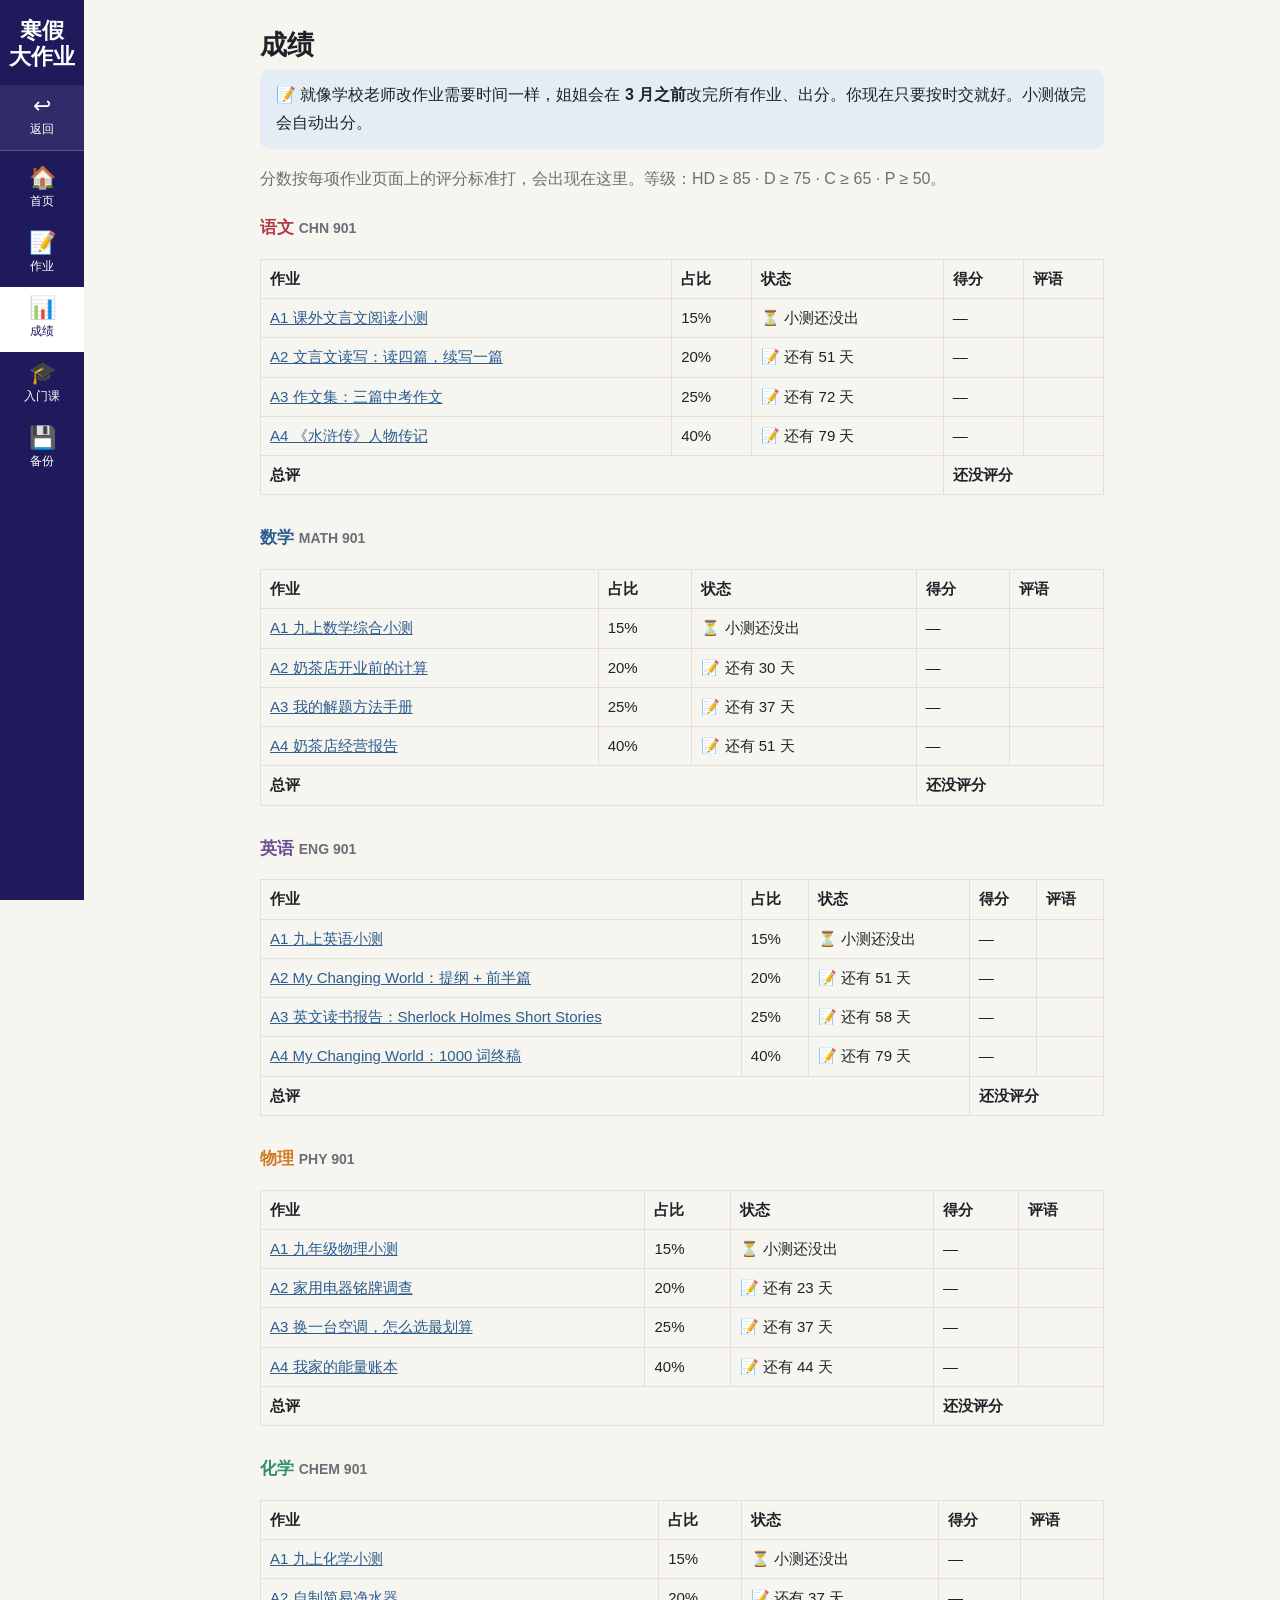
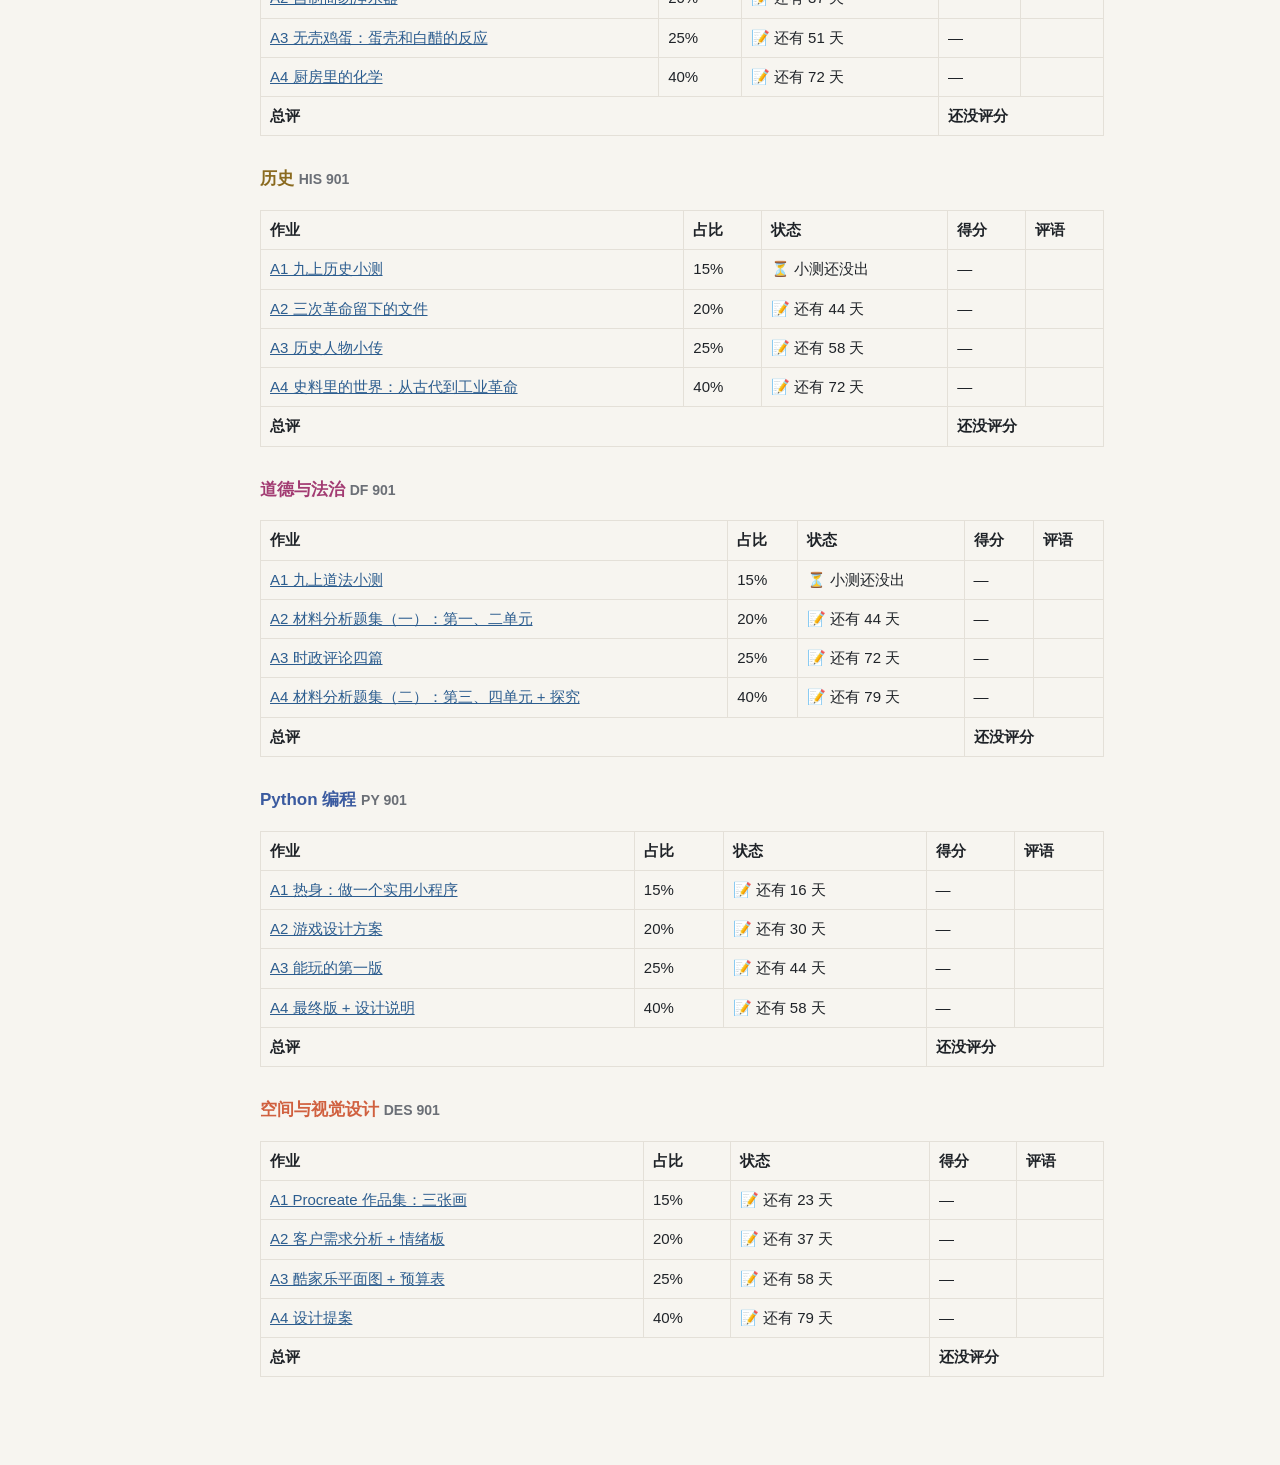
<file: winter/grades.html>
<!doctype html>
<html lang="zh">
<head>
<meta charset="utf-8">
<meta name="viewport" content="width=device-width, initial-scale=1">
<meta name="apple-mobile-web-app-capable" content="yes">
<meta name="apple-mobile-web-app-title" content="寒假作业">
<link rel="apple-touch-icon" href="apple-touch-icon.png">
<link rel="manifest" href="manifest.webmanifest">
<link rel="stylesheet" href="assets/style.css?v=1793331766">
<script src="assets/core.js?v=1793331766"></script>
<script src="data/chn.js?v=1793331766"></script>
<script src="data/math.js?v=1793331766"></script>
<script src="data/eng.js?v=1793331766"></script>
<script src="data/phy.js?v=1793331766"></script>
<script src="data/chem.js?v=1793331766"></script>
<script src="data/his.js?v=1793331766"></script>
<script src="data/df.js?v=1793331766"></script>
<script src="data/py.js?v=1793331766"></script>
<script src="data/des.js?v=1793331766"></script>
<script src="data/grades.js?v=1793331766"></script>
<title>成绩 · 寒假大作业</title>
</head>
<body>
<div id="nav"></div>
<div class="wrap narrow">
  <h1>成绩</h1>
  <div class="banner blue"><span>📝 就像学校老师改作业需要时间一样，姐姐会在 <b>3 月之前</b>改完所有作业、出分。你现在只要按时交就好。小测做完会自动出分。</span></div><p class="sub">分数按每项作业页面上的评分标准打，会出现在这里。等级：HD ≥ 85 · D ≥ 75 · C ≥ 65 · P ≥ 50。</p>
  <div id="g"></div>
</div>
<script>
W.nav();
(function () {
  var h = '', sum = 0, graded = 0;
  W.COURSES.forEach(function (c) {
    var ids = W.ofCourse(c.id), tot = 0, wsum = 0;
    h += '<h3 style="color:' + c.color + '">' + c.name + ' <span class="note">' + c.code + '</span></h3><div class="tscroll"><table class="t"><tr><th>作业</th><th>占比</th><th>状态</th><th>得分</th><th>评语</th></tr>';
    ids.forEach(function (id) {
      var a = W.A[id], g = W.GRADES[id], s = W.status(id);
      if (g) { tot += g.score * a.weight / 100; wsum += a.weight; }
      h += '<tr><td><a href="assignment.html?id=' + id + '">' + a.no + ' ' + W.esc(a.title) + '</a></td><td>' + a.weight + '%</td><td>' + s.ic + ' ' + s.txt + '</td><td>' +
        (g ? g.score + '（' + W.band(g.score)[1] + '）' : '—') + '</td><td>' + (g ? W.esc(g.fb || '') : '') + '</td></tr>';
    });
    h += '<tr><th colspan="3">总评</th><th colspan="2">' + (wsum === 100 ? Math.round(tot) + ' / 100（' + W.band(tot)[1] + ' ' + W.band(tot)[2] + '）' : wsum ? '已评 ' + wsum + '%，目前 ' + Math.round(tot) + ' 分' : '还没评分') + '</th></tr></table></div>';
    if (wsum === 100) { sum += tot; graded++; }
  });
  document.getElementById('g').innerHTML = (graded ? '<div class="banner gold"><span>🎉 已出总评的 ' + graded + ' 门课一共 <b>' + Math.round(sum) + '</b> 分，奖励 ' + Math.round(sum) + ' 元（1 分 = 1 元）。</span></div>' : '') + h;
})();
</script>
</body>
</html>
</file>
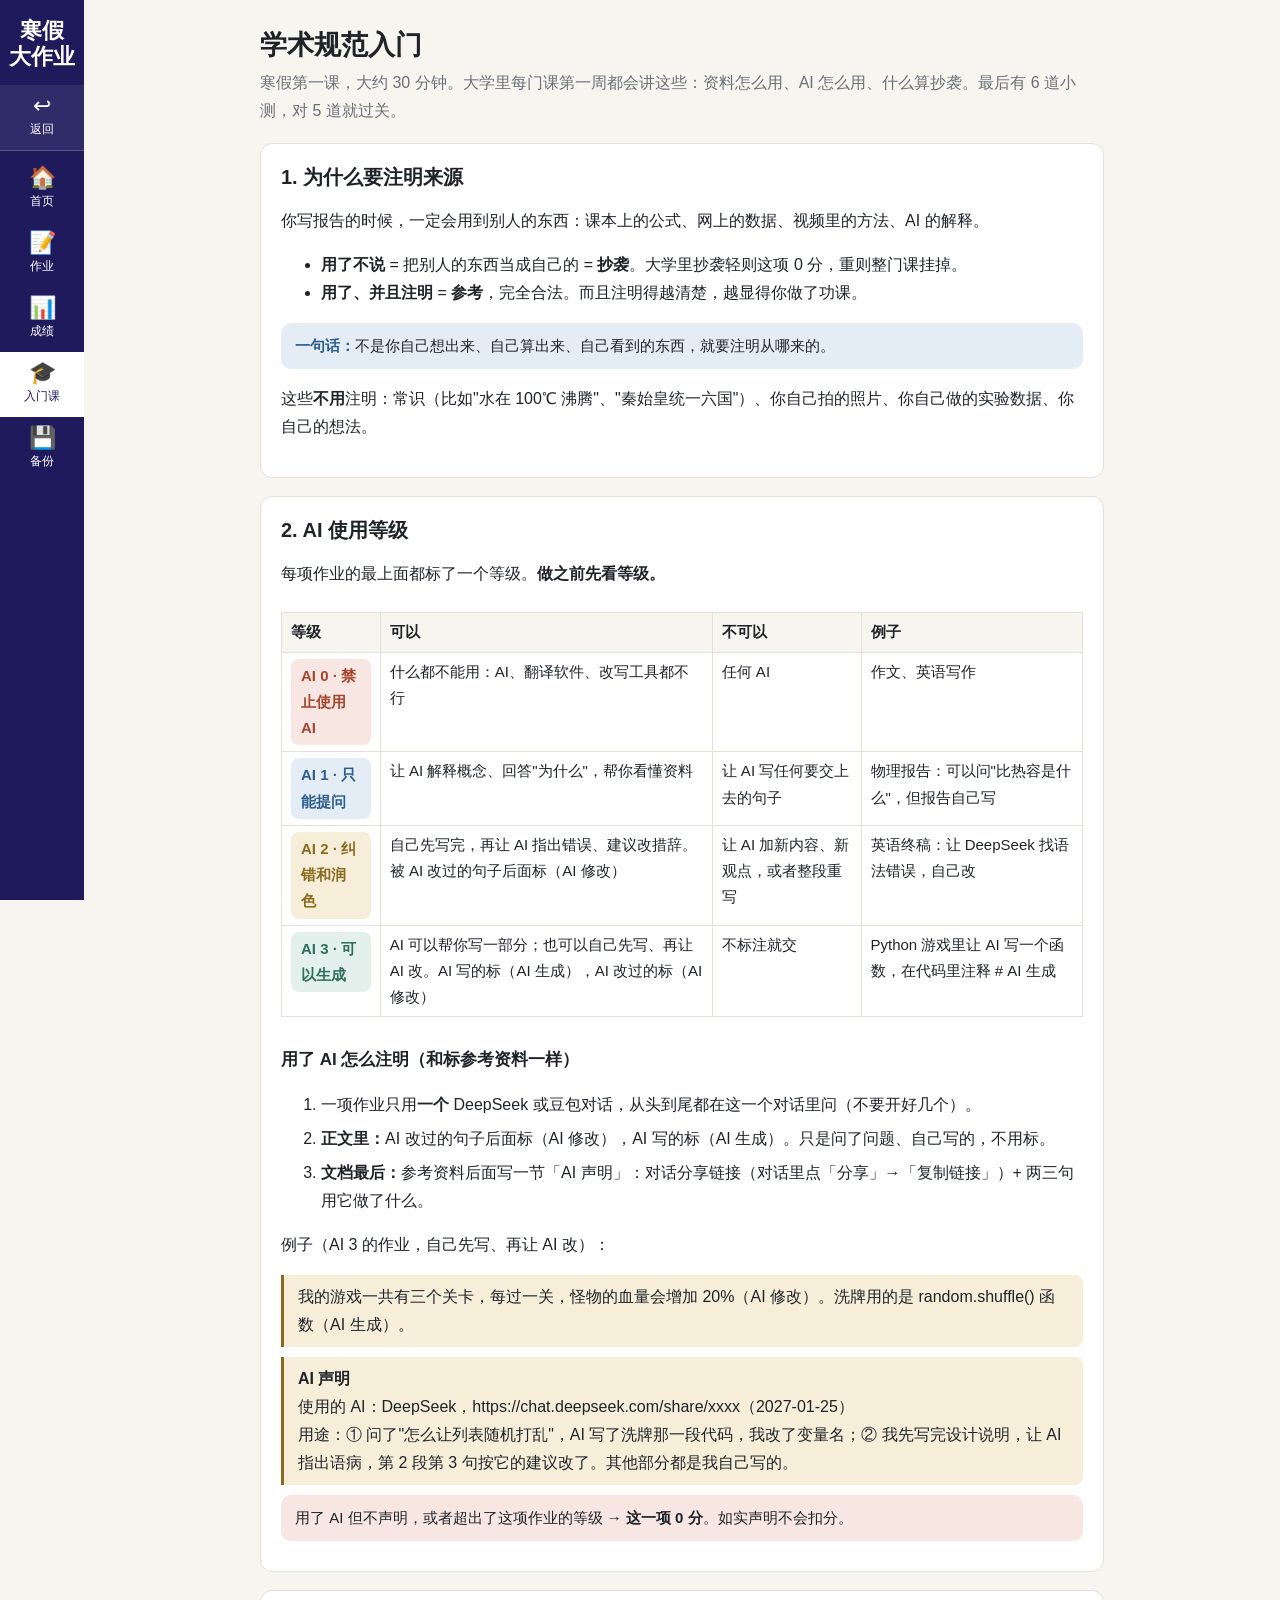
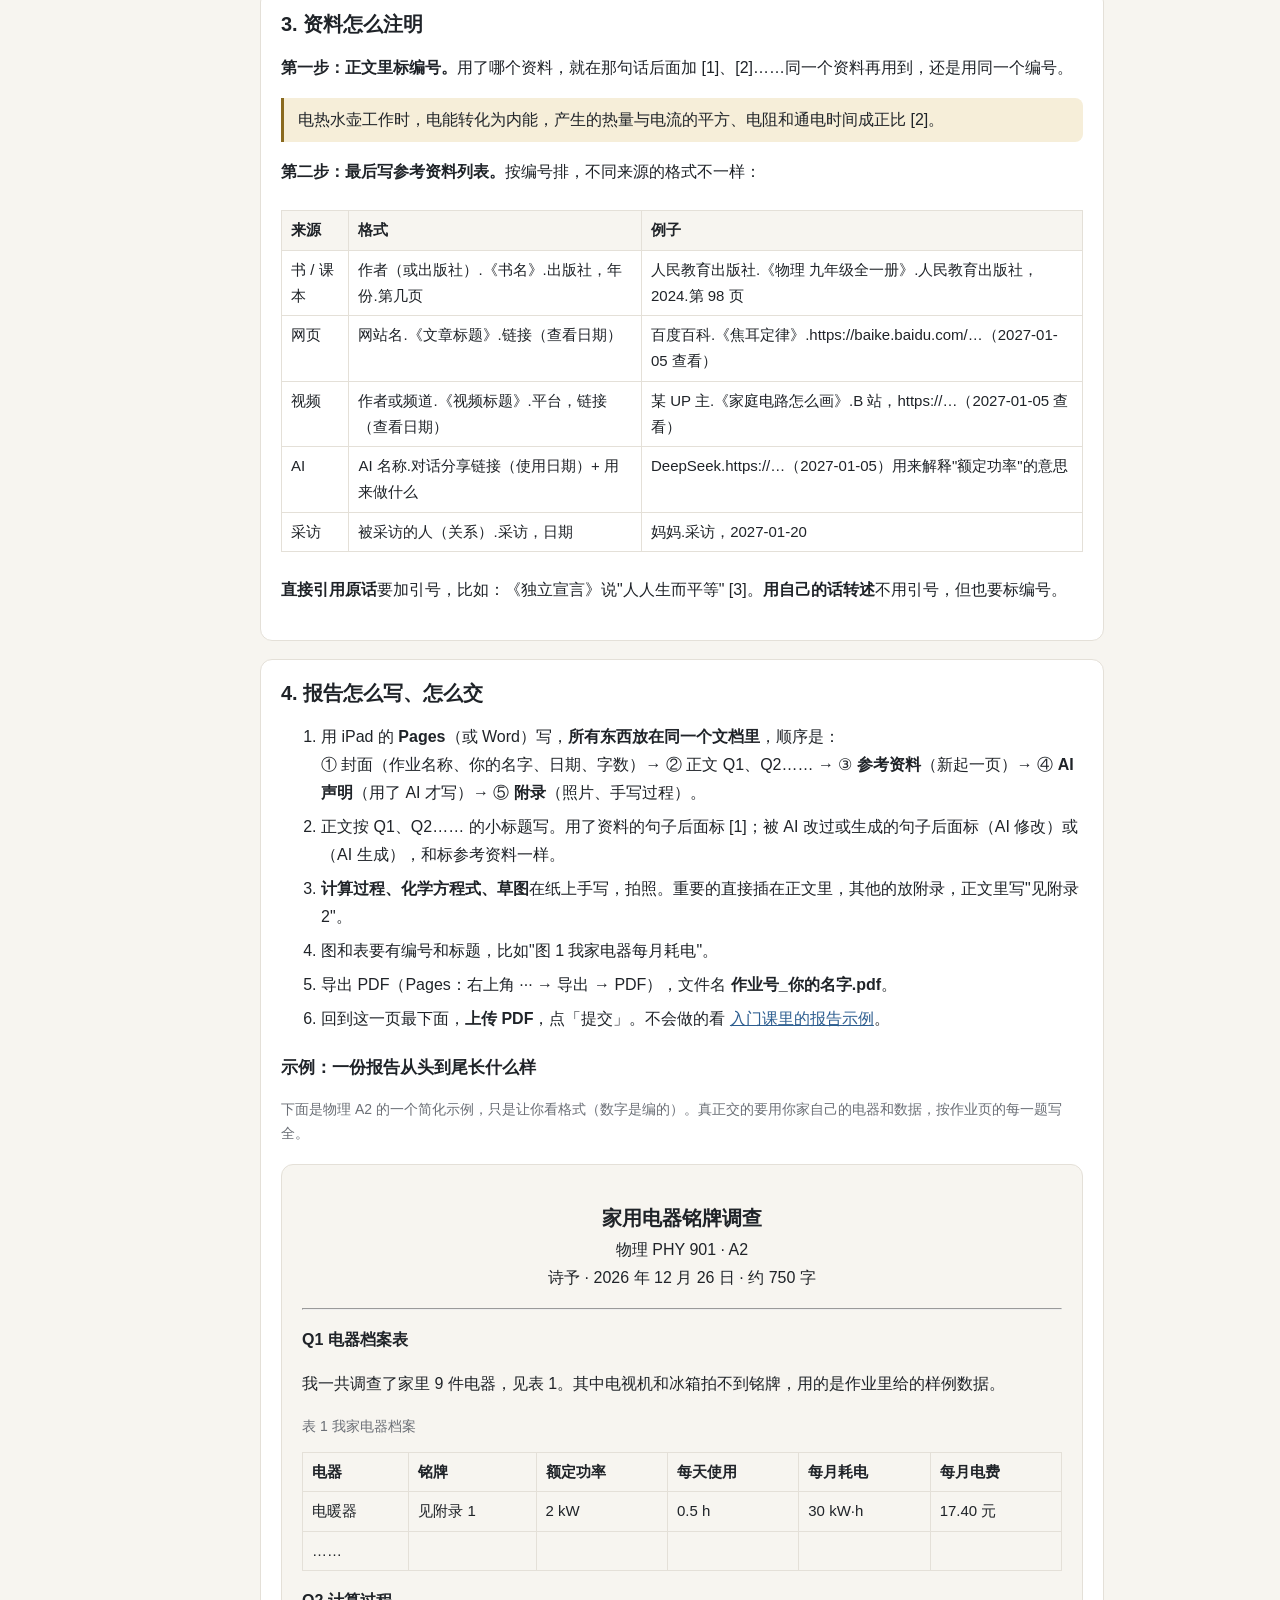
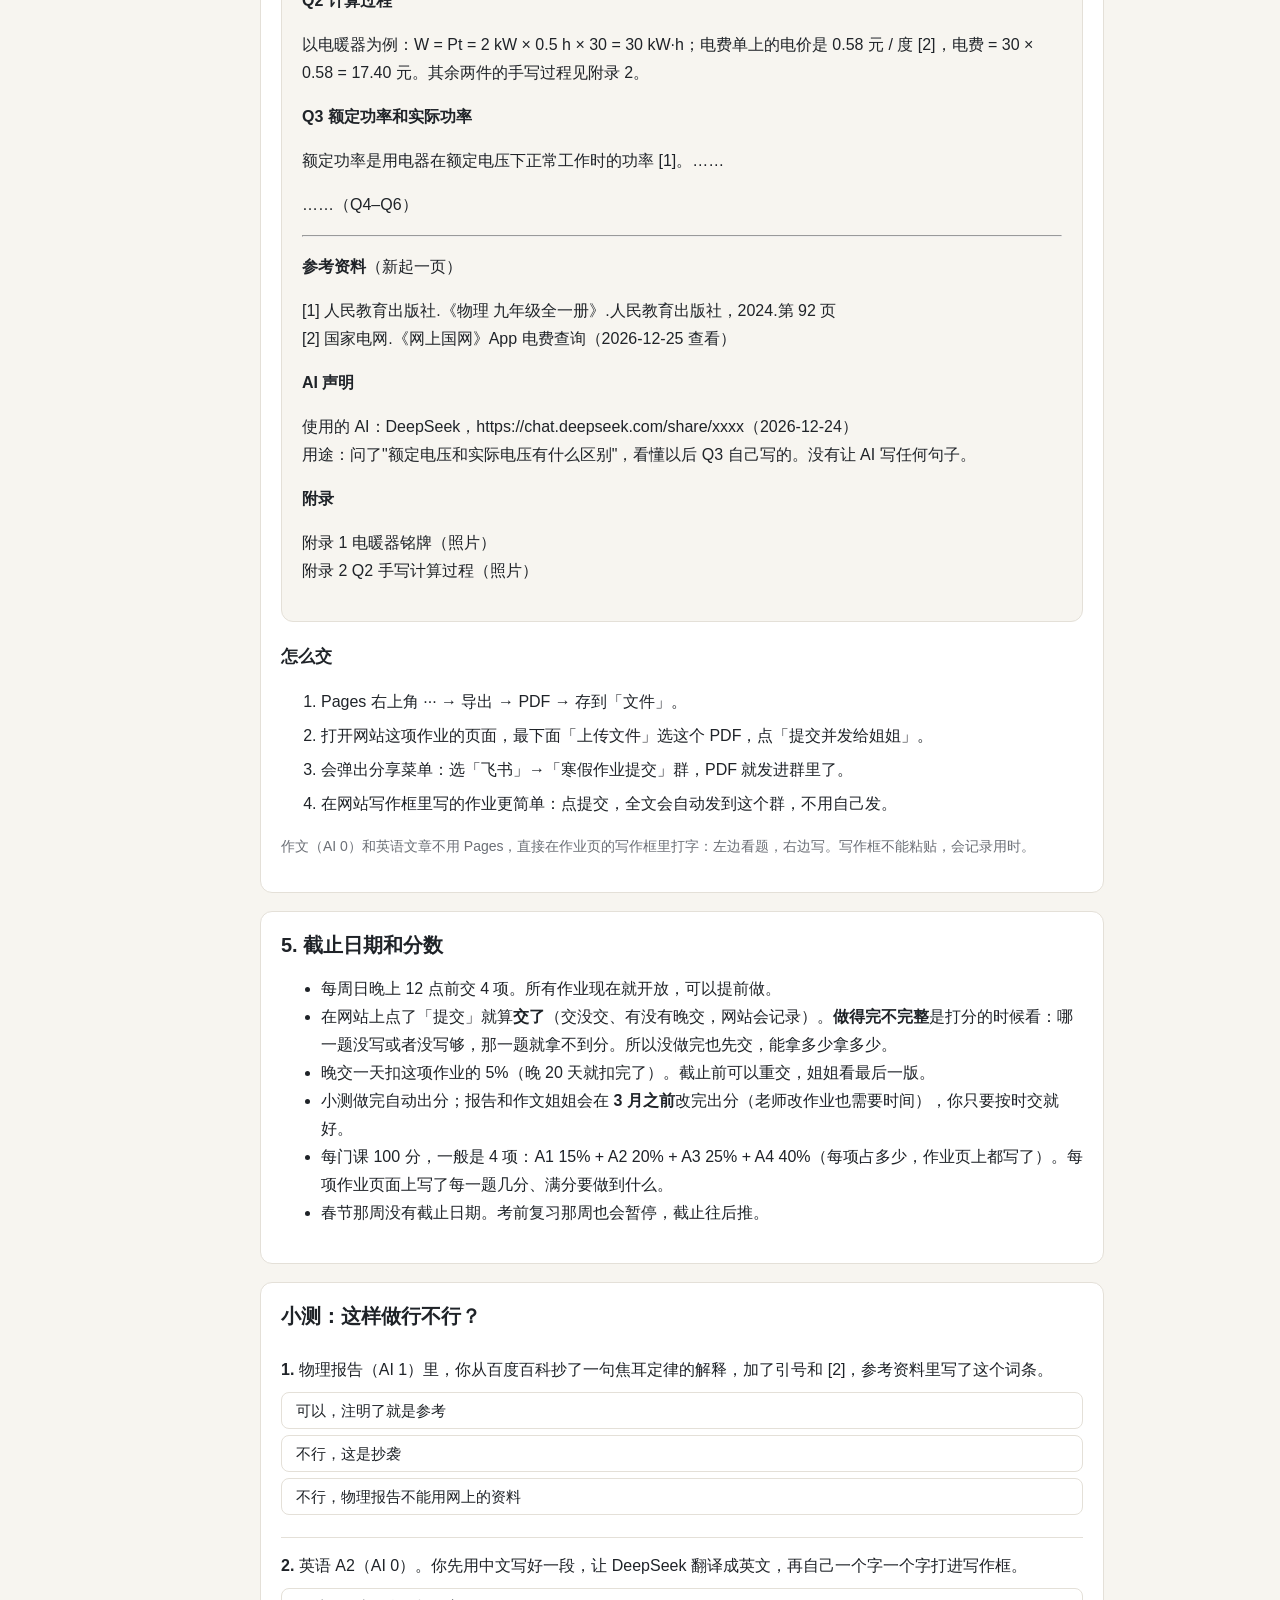
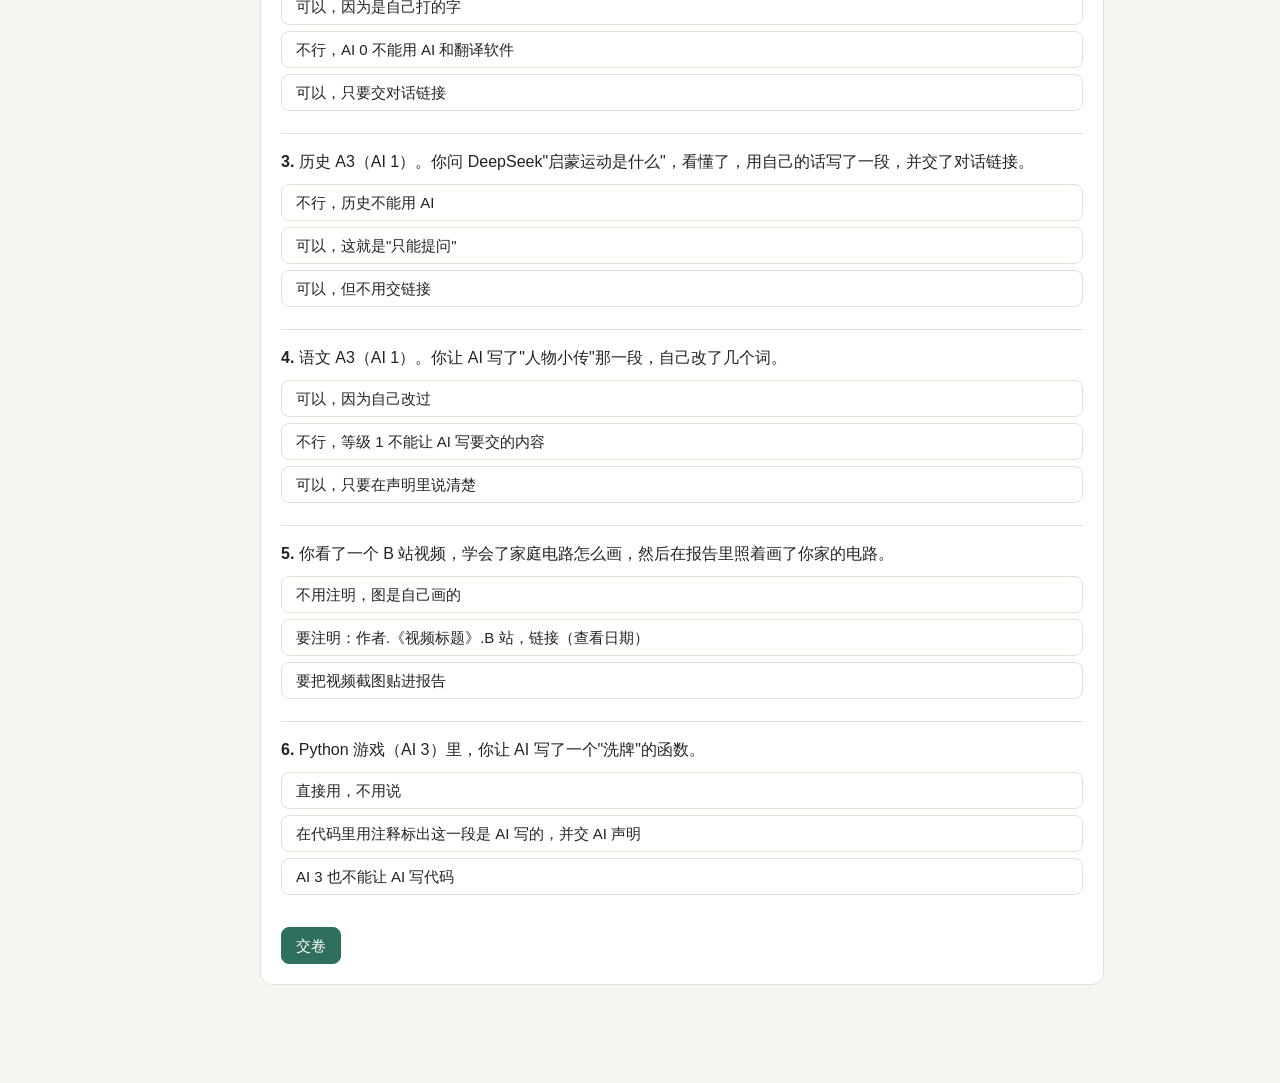
<file: winter/intro.html>
<!doctype html>
<html lang="zh">
<head>
<meta charset="utf-8">
<meta name="viewport" content="width=device-width, initial-scale=1">
<meta name="apple-mobile-web-app-capable" content="yes">
<meta name="apple-mobile-web-app-title" content="寒假作业">
<link rel="apple-touch-icon" href="apple-touch-icon.png">
<link rel="manifest" href="manifest.webmanifest">
<link rel="stylesheet" href="assets/style.css?v=1793331766">
<script src="assets/core.js?v=1793331766"></script>
<script src="data/chn.js?v=1793331766"></script>
<script src="data/math.js?v=1793331766"></script>
<script src="data/eng.js?v=1793331766"></script>
<script src="data/phy.js?v=1793331766"></script>
<script src="data/chem.js?v=1793331766"></script>
<script src="data/his.js?v=1793331766"></script>
<script src="data/df.js?v=1793331766"></script>
<script src="data/py.js?v=1793331766"></script>
<script src="data/des.js?v=1793331766"></script>
<title>学术规范入门 · 寒假大作业</title>
</head>
<body>
<div id="nav"></div>
<div class="wrap narrow">
  <h1>学术规范入门</h1>
  <p class="sub">寒假第一课，大约 30 分钟。大学里每门课第一周都会讲这些：资料怎么用、AI 怎么用、什么算抄袭。最后有 6 道小测，对 5 道就过关。</p>

  <div class="card">
    <h2>1. 为什么要注明来源</h2>
    <p>你写报告的时候，一定会用到别人的东西：课本上的公式、网上的数据、视频里的方法、AI 的解释。</p>
    <ul>
      <li><b>用了不说</b> = 把别人的东西当成自己的 = <b>抄袭</b>。大学里抄袭轻则这项 0 分，重则整门课挂掉。</li>
      <li><b>用了、并且注明</b> = <b>参考</b>，完全合法。而且注明得越清楚，越显得你做了功课。</li>
    </ul>
    <div class="tip"><b>一句话：</b>不是你自己想出来、自己算出来、自己看到的东西，就要注明从哪来的。</div>
    <p>这些<b>不用</b>注明：常识（比如"水在 100℃ 沸腾"、"秦始皇统一六国"）、你自己拍的照片、你自己做的实验数据、你自己的想法。</p>
  </div>

  <div class="card">
    <h2>2. AI 使用等级</h2>
    <p>每项作业的最上面都标了一个等级。<b>做之前先看等级。</b></p>
    <div class="tscroll"><table class="t" id="aitable"></table></div>
    <h3 id="ai">用了 AI 怎么注明（和标参考资料一样）</h3>
    <ol class="steps">
      <li>一项作业只用<b>一个</b> DeepSeek 或豆包对话，从头到尾都在这一个对话里问（不要开好几个）。</li>
      <li><b>正文里：</b>AI 改过的句子后面标（AI 修改），AI 写的标（AI 生成）。只是问了问题、自己写的，不用标。</li>
      <li><b>文档最后：</b>参考资料后面写一节「AI 声明」：对话分享链接（对话里点「分享」→「复制链接」）+ 两三句用它做了什么。</li>
    </ol>
    <p>例子（AI 3 的作业，自己先写、再让 AI 改）：</p>
    <blockquote>我的游戏一共有三个关卡，每过一关，怪物的血量会增加 20%（AI 修改）。洗牌用的是 random.shuffle() 函数（AI 生成）。</blockquote>
    <blockquote><b>AI 声明</b><br>使用的 AI：DeepSeek，https://chat.deepseek.com/share/xxxx（2027-01-25）<br>用途：① 问了"怎么让列表随机打乱"，AI 写了洗牌那一段代码，我改了变量名；② 我先写完设计说明，让 AI 指出语病，第 2 段第 3 句按它的建议改了。其他部分都是我自己写的。</blockquote>
    <div class="warnbox">用了 AI 但不声明，或者超出了这项作业的等级 → <b>这一项 0 分</b>。如实声明不会扣分。</div>
  </div>

  <div class="card" id="cite">
    <h2>3. 资料怎么注明</h2>
    <p><b>第一步：正文里标编号。</b>用了哪个资料，就在那句话后面加 [1]、[2]……同一个资料再用到，还是用同一个编号。</p>
    <blockquote>电热水壶工作时，电能转化为内能，产生的热量与电流的平方、电阻和通电时间成正比 [2]。</blockquote>
    <p><b>第二步：最后写参考资料列表。</b>按编号排，不同来源的格式不一样：</p>
    <div class="tscroll"><table class="t">
      <tr><th>来源</th><th>格式</th><th>例子</th></tr>
      <tr><td>书 / 课本</td><td>作者（或出版社）.《书名》.出版社，年份.第几页</td><td>人民教育出版社.《物理 九年级全一册》.人民教育出版社，2024.第 98 页</td></tr>
      <tr><td>网页</td><td>网站名.《文章标题》.链接（查看日期）</td><td>百度百科.《焦耳定律》.https://baike.baidu.com/…（2027-01-05 查看）</td></tr>
      <tr><td>视频</td><td>作者或频道.《视频标题》.平台，链接（查看日期）</td><td>某 UP 主.《家庭电路怎么画》.B 站，https://…（2027-01-05 查看）</td></tr>
      <tr><td>AI</td><td>AI 名称.对话分享链接（使用日期）+ 用来做什么</td><td>DeepSeek.https://…（2027-01-05）用来解释"额定功率"的意思</td></tr>
      <tr><td>采访</td><td>被采访的人（关系）.采访，日期</td><td>妈妈.采访，2027-01-20</td></tr>
    </table></div>
    <p><b>直接引用原话</b>要加引号，比如：《独立宣言》说"人人生而平等" [3]。<b>用自己的话转述</b>不用引号，但也要标编号。</p>
  </div>

  <div class="card" id="sample">
    <h2>4. 报告怎么写、怎么交</h2>
    <ol class="steps" id="steps"></ol>
    <h3>示例：一份报告从头到尾长什么样</h3>
    <p class="note">下面是物理 A2 的一个简化示例，只是让你看格式（数字是编的）。真正交的要用你家自己的电器和数据，按作业页的每一题写全。</p>
    <div class="card" style="background:var(--bg)">
      <p style="text-align:center"><b style="font-size:20px">家用电器铭牌调查</b><br>物理 PHY 901 · A2<br>诗予 · 2026 年 12 月 26 日 · 约 750 字</p>
      <hr>
      <p><b>Q1 电器档案表</b></p>
      <p>我一共调查了家里 9 件电器，见表 1。其中电视机和冰箱拍不到铭牌，用的是作业里给的样例数据。</p>
      <p class="note">表 1 我家电器档案</p>
      <table class="t"><tr><th>电器</th><th>铭牌</th><th>额定功率</th><th>每天使用</th><th>每月耗电</th><th>每月电费</th></tr>
      <tr><td>电暖器</td><td>见附录 1</td><td>2 kW</td><td>0.5 h</td><td>30 kW·h</td><td>17.40 元</td></tr>
      <tr><td>……</td><td></td><td></td><td></td><td></td><td></td></tr></table>
      <p><b>Q2 计算过程</b></p>
      <p>以电暖器为例：W = Pt = 2 kW × 0.5 h × 30 = 30 kW·h；电费单上的电价是 0.58 元 / 度 [2]，电费 = 30 × 0.58 = 17.40 元。其余两件的手写过程见附录 2。</p>
      <p><b>Q3 额定功率和实际功率</b></p>
      <p>额定功率是用电器在额定电压下正常工作时的功率 [1]。……</p>
      <p>……（Q4–Q6）</p>
      <hr>
      <p><b>参考资料</b>（新起一页）</p>
      <p>[1] 人民教育出版社.《物理 九年级全一册》.人民教育出版社，2024.第 92 页<br>[2] 国家电网.《网上国网》App 电费查询（2026-12-25 查看）</p>
      <p><b>AI 声明</b></p>
      <p>使用的 AI：DeepSeek，https://chat.deepseek.com/share/xxxx（2026-12-24）<br>用途：问了"额定电压和实际电压有什么区别"，看懂以后 Q3 自己写的。没有让 AI 写任何句子。</p>
      <p><b>附录</b></p>
      <p>附录 1 电暖器铭牌（照片）<br>附录 2 Q2 手写计算过程（照片）</p>
    </div>
    <h3>怎么交</h3>
    <ol class="steps"><li>Pages 右上角 ··· → 导出 → PDF → 存到「文件」。</li><li>打开网站这项作业的页面，最下面「上传文件」选这个 PDF，点「提交并发给姐姐」。</li><li>会弹出分享菜单：选「飞书」→「寒假作业提交」群，PDF 就发进群里了。</li><li>在网站写作框里写的作业更简单：点提交，全文会自动发到这个群，不用自己发。</li></ol>
    <p class="note">作文（AI 0）和英语文章不用 Pages，直接在作业页的写作框里打字：左边看题，右边写。写作框不能粘贴，会记录用时。</p>
  </div>

  <div class="card">
    <h2>5. 截止日期和分数</h2>
    <ul>
      <li>每周日晚上 12 点前交 4 项。所有作业现在就开放，可以提前做。</li>
      <li>在网站上点了「提交」就算<b>交了</b>（交没交、有没有晚交，网站会记录）。<b>做得完不完整</b>是打分的时候看：哪一题没写或者没写够，那一题就拿不到分。所以没做完也先交，能拿多少拿多少。</li>
      <li>晚交一天扣这项作业的 5%（晚 20 天就扣完了）。截止前可以重交，姐姐看最后一版。</li>
      <li>小测做完自动出分；报告和作文姐姐会在 <b>3 月之前</b>改完出分（老师改作业也需要时间），你只要按时交就好。</li>
      <li>每门课 100 分，一般是 4 项：A1 15% + A2 20% + A3 25% + A4 40%（每项占多少，作业页上都写了）。每项作业页面上写了每一题几分、满分要做到什么。</li>
      <li>春节那周没有截止日期。考前复习那周也会暂停，截止往后推。</li>
    </ul>
  </div>

  <div class="card">
    <h2>小测：这样做行不行？</h2>
    <div id="quiz"></div>
    <div class="row"><button class="btn primary" id="check">交卷</button><span id="res"></span></div>
  </div>
</div>
<script>
W.nav();
document.getElementById('aitable').innerHTML = '<tr><th>等级</th><th>可以</th><th>不可以</th><th>例子</th></tr>' +
  W.AI.map(function (L) { return '<tr><td>' + W.aiBadge(L.n) + '</td><td>' + L.can + '</td><td>' + L.cant + '</td><td>' + L.ex + '</td></tr>'; }).join('');
document.getElementById('steps').innerHTML = W.REPORT_STEPS.map(function (x) { return '<li>' + x + '</li>'; }).join('');
var QS = [
  {q: '物理报告（AI 1）里，你从百度百科抄了一句焦耳定律的解释，加了引号和 [2]，参考资料里写了这个词条。', o: ['可以，注明了就是参考', '不行，这是抄袭', '不行，物理报告不能用网上的资料'], a: 0, e: '加了引号、标了编号、列了参考资料，就是合法的引用。'},
  {q: '英语 A2（AI 0）。你先用中文写好一段，让 DeepSeek 翻译成英文，再自己一个字一个字打进写作框。', o: ['可以，因为是自己打的字', '不行，AI 0 不能用 AI 和翻译软件', '可以，只要交对话链接'], a: 1, e: 'AI 0 什么都不能用，翻译也不行。打字是你打的，但句子是 AI 写的。'},
  {q: '历史 A3（AI 1）。你问 DeepSeek"启蒙运动是什么"，看懂了，用自己的话写了一段，并交了对话链接。', o: ['不行，历史不能用 AI', '可以，这就是"只能提问"', '可以，但不用交链接'], a: 1, e: '让 AI 解释概念、自己写，正是等级 1 允许的。用了就要交链接。'},
  {q: '语文 A3（AI 1）。你让 AI 写了"人物小传"那一段，自己改了几个词。', o: ['可以，因为自己改过', '不行，等级 1 不能让 AI 写要交的内容', '可以，只要在声明里说清楚'], a: 1, e: '等级 1 只能提问。只有等级 3 才能让 AI 写，而且要注明。'},
  {q: '你看了一个 B 站视频，学会了家庭电路怎么画，然后在报告里照着画了你家的电路。', o: ['不用注明，图是自己画的', '要注明：作者.《视频标题》.B 站，链接（查看日期）', '要把视频截图贴进报告'], a: 1, e: '方法是从视频学来的，要按视频的格式注明。'},
  {q: 'Python 游戏（AI 3）里，你让 AI 写了一个"洗牌"的函数。', o: ['直接用，不用说', '在代码里用注释标出这一段是 AI 写的，并交 AI 声明', 'AI 3 也不能让 AI 写代码'], a: 1, e: '等级 3 可以用 AI 生成，但必须注明是哪一段、自己改了什么。'}
];
var pick = {};
document.getElementById('quiz').innerHTML = QS.map(function (x, i) {
  return '<div class="q"><b>' + (i + 1) + '.</b> ' + x.q + '<div class="opts">' + x.o.map(function (o, j) { return '<button class="btn opt" data-i="' + i + '" data-j="' + j + '">' + o + '</button>'; }).join('') + '</div><div class="fb" id="fb' + i + '"></div></div>';
}).join('');
document.querySelectorAll('.opt').forEach(function (b) { b.onclick = function () {
  var i = +b.dataset.i; pick[i] = +b.dataset.j;
  document.querySelectorAll('.opt[data-i="' + i + '"]').forEach(function (x) { x.style.borderColor = ''; x.style.fontWeight = ''; });
  b.style.borderColor = 'var(--blue)'; b.style.fontWeight = '600';
}; });
document.getElementById('check').onclick = function () {
  if (Object.keys(pick).length < QS.length) { document.getElementById('res').textContent = '还有题没选。'; return; }
  var n = 0;
  QS.forEach(function (x, i) { var ok = pick[i] === x.a; if (ok) n++;
    document.querySelectorAll('.opt[data-i="' + i + '"]').forEach(function (b) { b.classList.remove('right', 'wrong'); if (+b.dataset.j === x.a) b.classList.add('right'); else if (+b.dataset.j === pick[i]) b.classList.add('wrong'); });
    var f = document.getElementById('fb' + i); f.className = 'fb ' + (ok ? 'ok' : 'no'); f.textContent = (ok ? '✓ ' : '✗ ') + x.e; });
  var pass = n >= 5, old = W.store.get('intro', null);
  if (!old || !old.pass) { W.store.set('intro', {pass: pass, score: n, t: new Date().toISOString()}); if (pass) W.notify('🎓 学术规范入门小测过关（' + n + '/6），寒假开始！'); }
  document.getElementById('res').innerHTML = pass ? '🎉 ' + n + ' / 6，过关！寒假正式开始。<a href="work.html">去看作业</a>' : n + ' / 6，再看看上面的说明，改一下再交卷。';
};
</script>
</body>
</html>
</file>
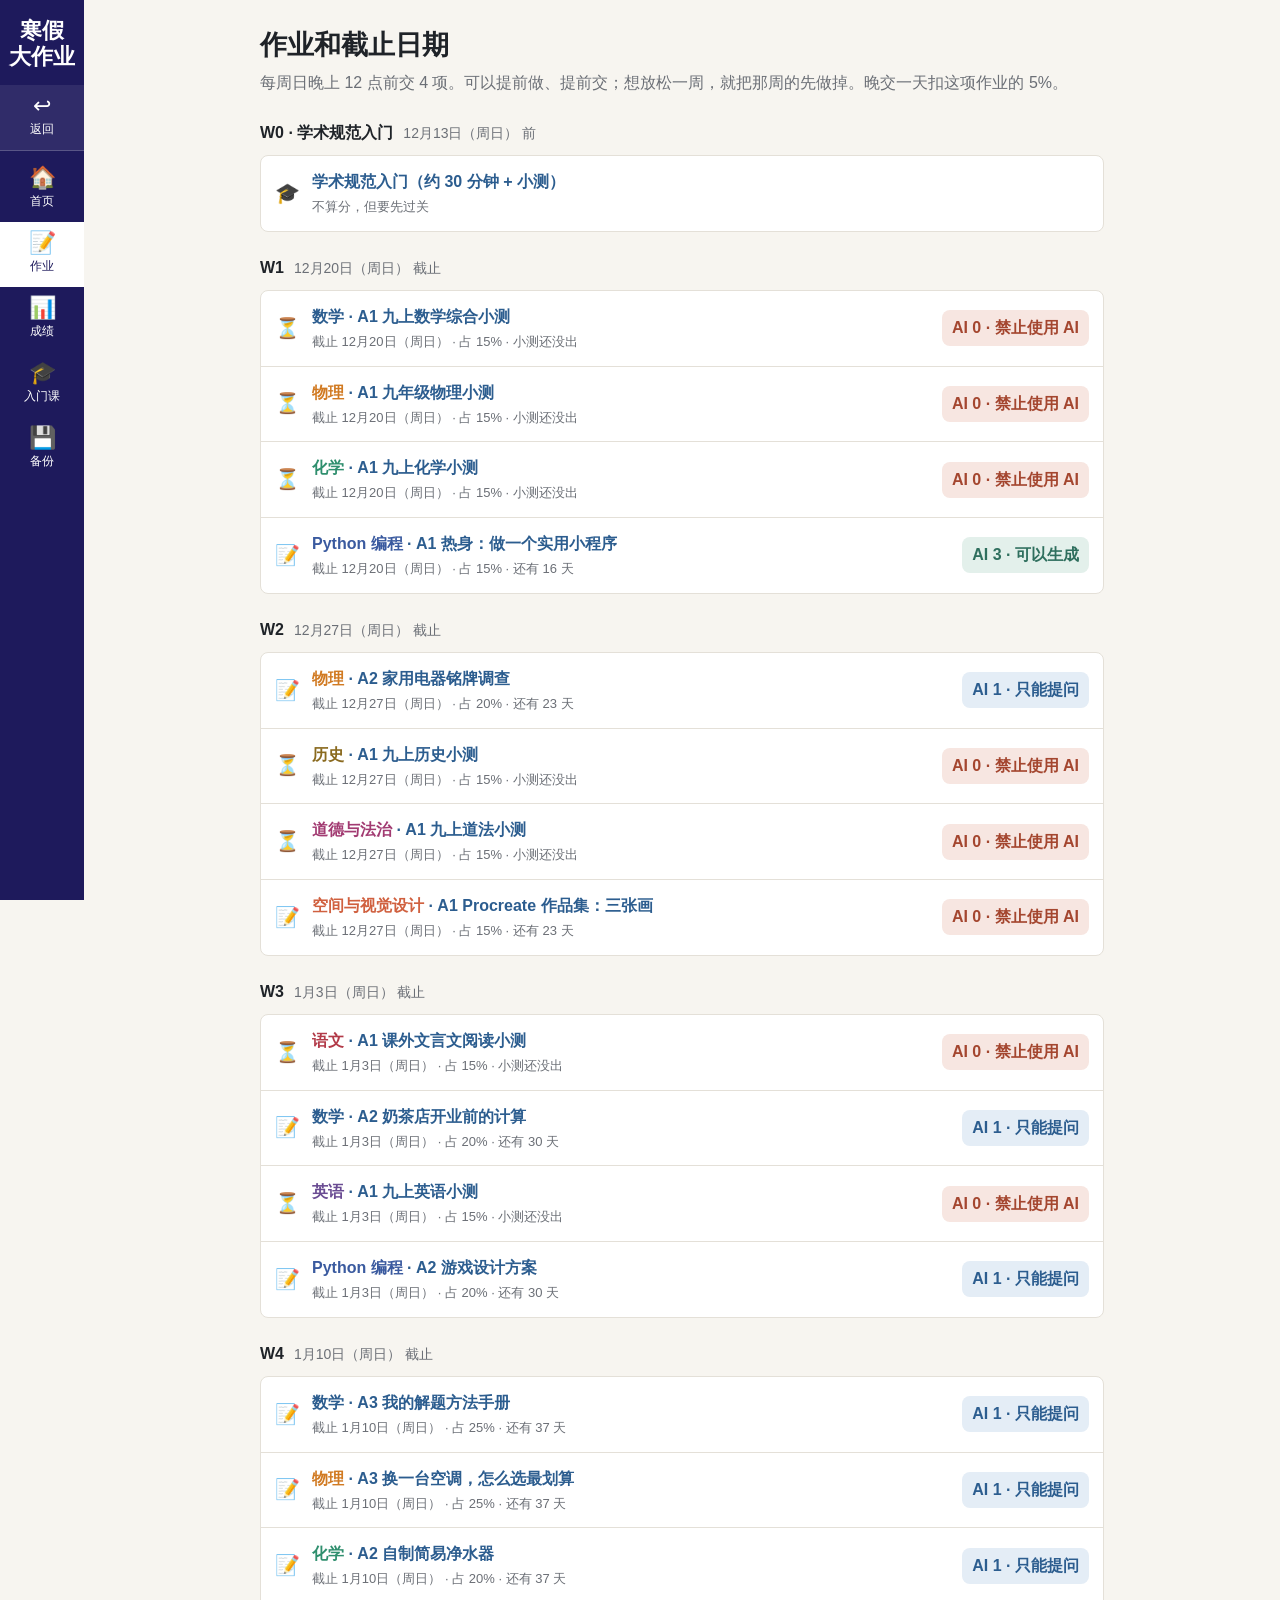
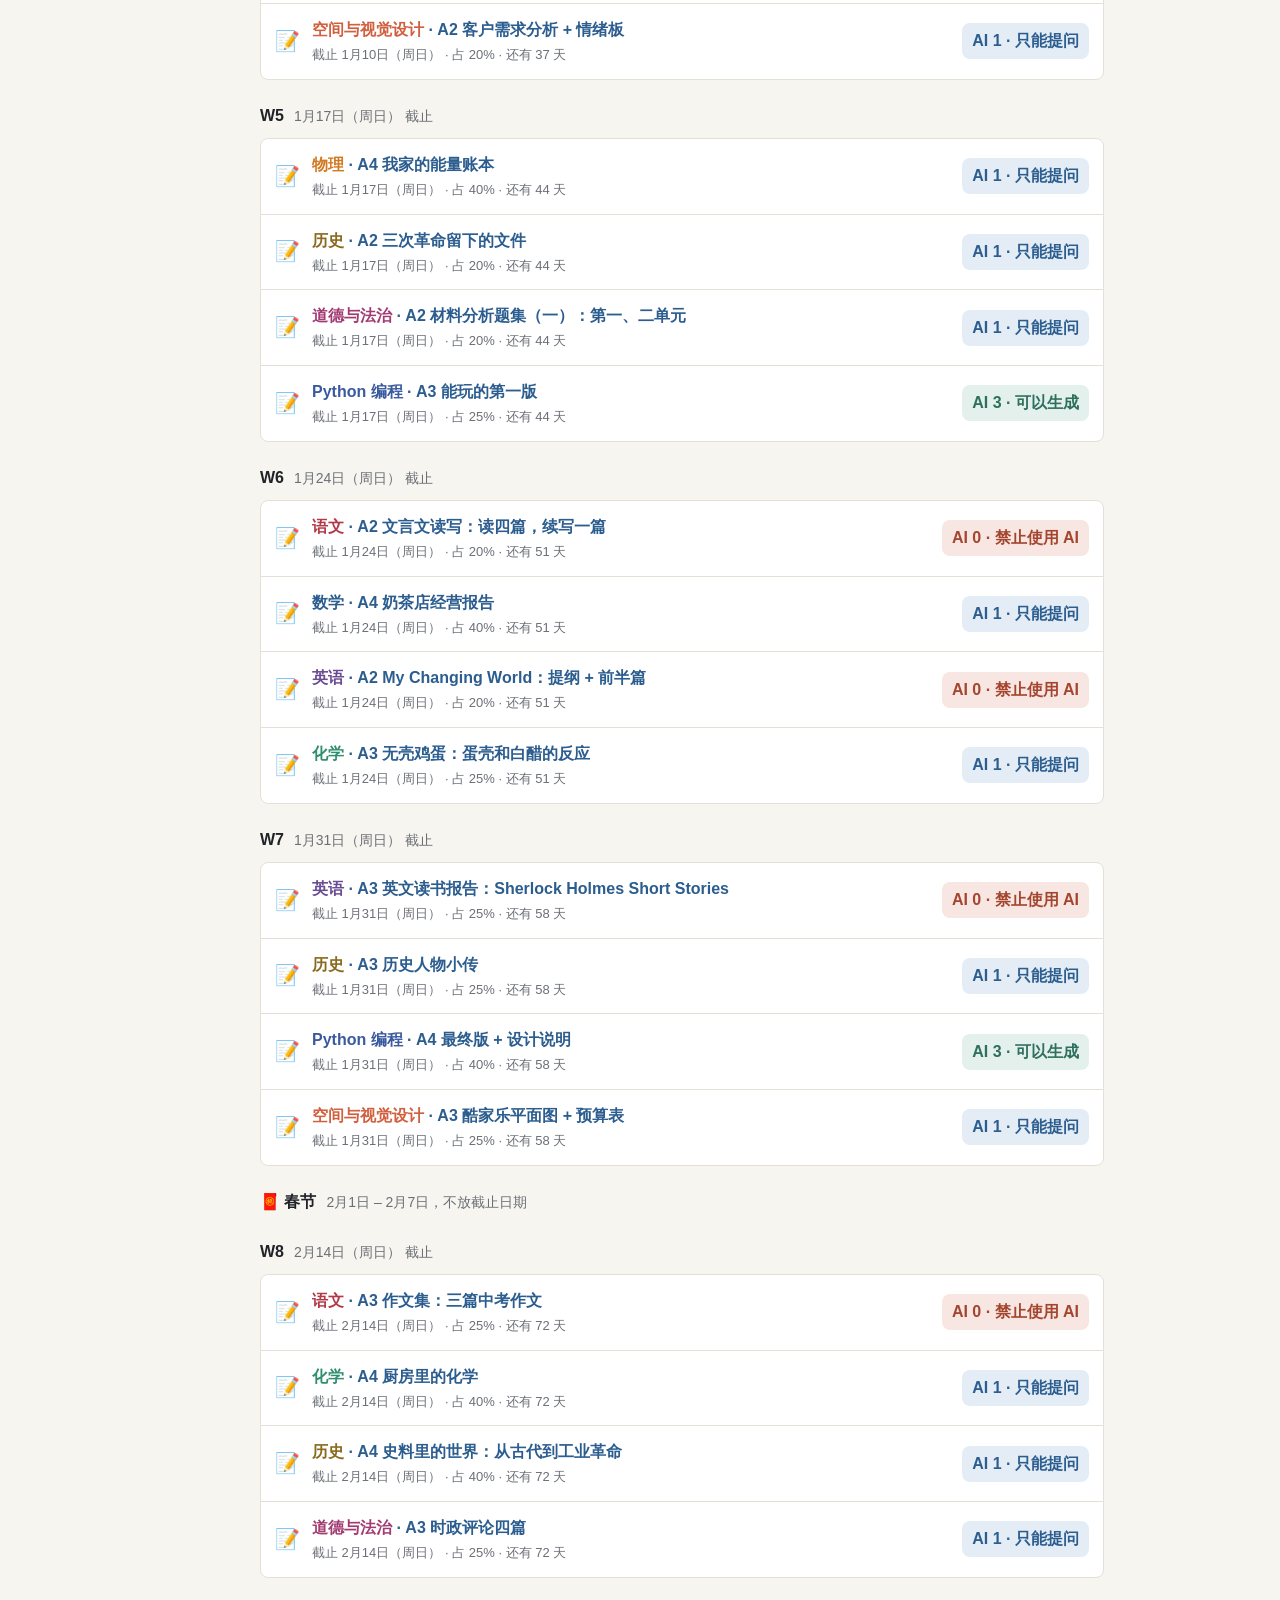
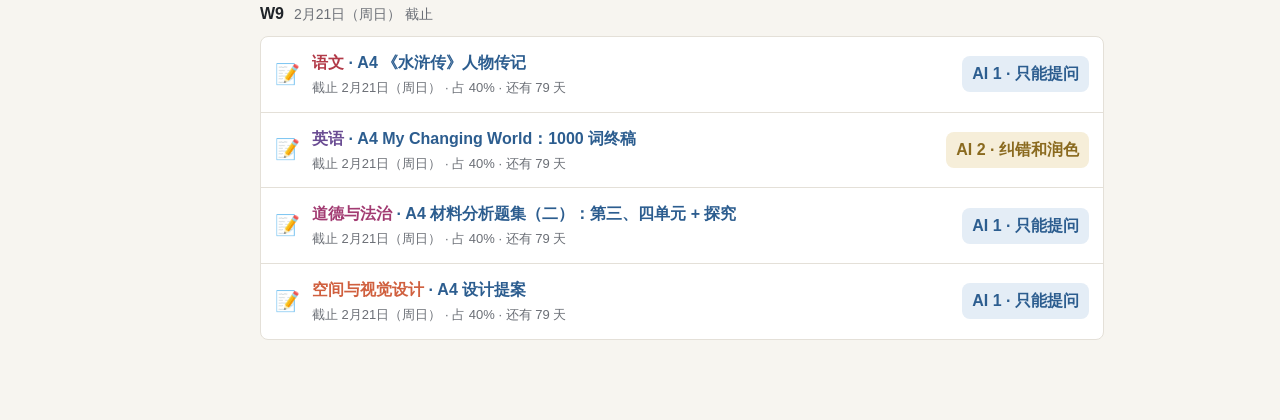
<file: winter/work.html>
<!doctype html>
<html lang="zh">
<head>
<meta charset="utf-8">
<meta name="viewport" content="width=device-width, initial-scale=1">
<meta name="apple-mobile-web-app-capable" content="yes">
<meta name="apple-mobile-web-app-title" content="寒假作业">
<link rel="apple-touch-icon" href="apple-touch-icon.png">
<link rel="manifest" href="manifest.webmanifest">
<link rel="stylesheet" href="assets/style.css?v=1793331766">
<script src="assets/core.js?v=1793331766"></script>
<script src="data/chn.js?v=1793331766"></script>
<script src="data/math.js?v=1793331766"></script>
<script src="data/eng.js?v=1793331766"></script>
<script src="data/phy.js?v=1793331766"></script>
<script src="data/chem.js?v=1793331766"></script>
<script src="data/his.js?v=1793331766"></script>
<script src="data/df.js?v=1793331766"></script>
<script src="data/py.js?v=1793331766"></script>
<script src="data/des.js?v=1793331766"></script>
<title>作业 · 寒假大作业</title>
</head>
<body>
<div id="nav"></div>
<div class="wrap narrow">
  <h1>作业和截止日期</h1>
  <p class="sub">每周日晚上 12 点前交 4 项。可以提前做、提前交；想放松一周，就把那周的先做掉。晚交一天扣这项作业的 5%。</p>
  <div id="list"></div>
</div>
<script>
W.nav();
(function () {
  var weeks = {};
  W.ORDER.forEach(function (id) { var w = W.A[id].week; (weeks[w] = weeks[w] || []).push(id); });
  var h = '<div class="week">W0 · 学术规范入门 <span class="d">' + W.fmt(W.weekDue(0), true) + ' 前</span></div>' +
    '<div class="alist"><a class="aitem" href="intro.html"><span class="ic">' + ((W.store.get('intro', {}) || {}).pass ? '✅' : '🎓') + '</span><span class="m"><div class="tt">学术规范入门（约 30 分钟 + 小测）</div><div class="c">不算分，但要先过关</div></span></a></div>';
  var shownSpring = false, sp = W.d(W.CONFIG.SPRING[0]);
  Object.keys(W.WEEKS).filter(function (w) { return +w > 0; }).forEach(function (w) {
    var due = W.weekDue(+w);
    if (!shownSpring && due > sp) { shownSpring = true; h += '<div class="week">🧧 春节 <span class="d">' + W.fmt(sp) + ' – ' + W.fmt(W.d(W.CONFIG.SPRING[1])) + '，不放截止日期</span></div>'; }
    h += '<div class="week">W' + w + ' <span class="d">' + W.fmt(due, true) + ' 截止</span></div><div class="alist">' + (weeks[w] || []).map(function (id) { return W.aRow(id, true); }).join('') + '</div>';
  });
  if (W.CONFIG.PAUSE.length) h = '<div class="banner blue"><span>📚 考前复习周：' + W.CONFIG.PAUSE.map(function (m) { return W.fmt(W.d(m)) + ' 那一周'; }).join('、') + '。这周去学习站复习，寒假作业的截止都往后推了一周。</span></div>' + h;
  document.getElementById('list').innerHTML = h;
})();
</script>
</body>
</html>
</file>
<file: style.css>
:root{--bg:#f6f1ea;--card:#fffdf9;--ink:#2b2622;--soft:#5b524a;--faint:#8a7f74;--line:#ebe3d8;--acc:#e07a5f;--acc-soft:#fbe6df;--ok:#3d9970;--ok-soft:#dff2e8;--bad:#c4553d;--bad-soft:#fbe9e4;--gold:#c98a1e;--gold-soft:#fdf0d6;--blue:#4a7fc1;--blue-soft:#e1ebf7;--purple:#8b6cc1;--purple-soft:#ece5f7}
*{box-sizing:border-box}
body{margin:0;background:var(--bg);color:var(--ink);font-family:-apple-system,"PingFang SC",sans-serif;line-height:1.6;padding:20px 16px 60px}
.w{max-width:720px;margin:0 auto}
h1{font-size:26px;margin:6px 0 4px}h2{font-size:19px;margin:24px 0 8px}
.s{color:var(--soft);font-size:14px;margin:0 0 14px}
.back{color:var(--acc);text-decoration:none;font-size:14px}
.c{background:var(--card);border:1px solid var(--line);border-radius:14px;padding:16px;margin:12px 0}
.passage{background:var(--gold-soft);border-color:transparent;font-size:15.5px;line-height:1.75}
.qn{font-weight:600;margin-bottom:8px}
.opt{display:flex;gap:8px;align-items:flex-start;padding:10px 12px;margin:6px 0;border:1px solid var(--line);border-radius:10px;cursor:pointer}
.opt input{margin-top:5px}
.fill{width:100%;font:inherit;font-size:17px;padding:10px 12px;border:1px solid var(--line);border-radius:10px;background:var(--bg);color:var(--ink)}
.ex{display:none;margin-top:10px;font-size:14.5px;color:var(--soft);border-top:1px dashed var(--line);padding-top:8px}
.q.good{border-color:var(--ok)}.q.badq{border-color:var(--bad);background:var(--bad-soft)}
button{font:inherit;cursor:pointer;border:0;border-radius:12px;padding:13px 16px;width:100%;font-weight:600}
.main{background:var(--acc);color:#fff;margin:10px 0}
.ghost{background:var(--line);color:var(--ink);margin:10px 0}
.bar{position:sticky;bottom:12px}
.res{text-align:center}.res .big{font-size:48px;font-weight:800;color:var(--acc)}
.secs{display:flex;gap:10px;justify-content:center;flex-wrap:wrap;margin:8px 0;font-size:14px}
.secs span{background:var(--bg);border-radius:8px;padding:4px 10px}
.okmsg{margin-top:10px;color:var(--ok);font-weight:700}.badmsg{margin-top:10px;color:var(--bad);font-weight:700}
.task{display:flex;gap:12px;align-items:flex-start}
.chk{flex:none;width:28px;height:28px;border-radius:50%;border:2px solid var(--line);display:grid;place-items:center;color:#fff;cursor:pointer;margin-top:2px;background:var(--card)}
.chk.on{background:var(--ok);border-color:var(--ok)}
.task .t{font-weight:600}.task .d{font-size:14px;color:var(--soft)}
.tag{display:inline-block;font-size:12px;font-weight:600;padding:1px 8px;border-radius:999px;background:var(--acc-soft);color:var(--acc);margin-right:6px}
.go{display:inline-block;margin-top:6px;color:var(--acc);font-weight:600;text-decoration:none;font-size:14px}
.prog{height:10px;background:var(--line);border-radius:999px;overflow:hidden;margin:6px 0}.prog i{display:block;height:100%;background:var(--ok)}
/* ===== App 外壳 ===== */
body.app{padding:0 0 90px}
body.app .w{padding:4px 16px}
.top{position:sticky;top:0;z-index:5;background:var(--bg);display:flex;justify-content:space-between;align-items:center;padding:calc(12px + env(safe-area-inset-top)) 16px 10px;max-width:720px;margin:0 auto}
.brand{display:flex;gap:10px;align-items:center}.brand .logo{width:38px;height:38px;border-radius:11px;background:var(--acc);display:grid;place-items:center;font-size:20px}
.brand b{display:block;font-size:17px}.brand small{color:var(--faint);font-size:12px}
.coins{background:var(--gold-soft);color:var(--gold);font-weight:700;padding:7px 14px;border-radius:999px;font-size:16px}
.tabs{position:fixed;bottom:0;left:0;right:0;display:flex;justify-content:center;background:var(--card);border-top:1px solid var(--line);padding-bottom:env(safe-area-inset-bottom);z-index:10}
.tabs button{background:none;color:var(--faint);border-radius:0;font-weight:500;font-size:12px;display:flex;flex-direction:column;align-items:center;gap:2px;padding:9px 0 11px;max-width:180px}
.tabs button span{font-size:21px}.tabs button.on{color:var(--acc);font-weight:700}
.row2{display:flex;justify-content:space-between;align-items:center;font-size:14px}
.wake{display:flex;justify-content:space-between;align-items:center;gap:12px}.wake.on{border-color:var(--ok);color:var(--ok)}
button.sm{width:auto;padding:10px 16px;margin:0;white-space:nowrap}
.gold{background:var(--gold);color:#fff;margin:10px 0}
button:disabled{opacity:.45;cursor:not-allowed}
.bar-msg{background:var(--gold-soft);color:var(--gold);border-radius:12px;padding:10px 14px;font-size:14px;margin:8px 0}.bar-msg.ok{background:var(--ok-soft);color:var(--ok)}
.job h3{margin:8px 0 4px;font-size:17px}.reward{color:var(--gold)}
.meta{display:flex;flex-wrap:wrap;gap:10px;font-size:12.5px;color:var(--faint);margin:8px 0 2px}
.locked{opacity:.55}
.s-open{color:var(--ok)}.s-doing{color:#4A5FA8}.s-review{color:var(--gold)}.s-done{color:var(--faint)}
.done-card{text-align:center;border-color:var(--ok)}.done-card b{color:var(--ok)}
.go.big{font-size:17px}
.profile{display:flex;gap:14px;align-items:center}.avatar{width:60px;height:60px;border-radius:18px;background:var(--acc-soft);display:grid;place-items:center;font-size:30px}
.lvname{color:var(--acc)}
.stats{display:grid;grid-template-columns:repeat(3,1fr);text-align:center}.stats b{display:block;font-size:22px}.stats small{color:var(--faint);font-size:12px}
.log{display:flex;justify-content:space-between;padding:8px 0;border-bottom:1px solid var(--line);font-size:14px}.log small{color:var(--faint)}.log:last-child{border-bottom:0}
.plus{color:var(--ok)}
.modal{position:fixed;inset:0;background:rgba(20,20,30,.45);display:none;align-items:center;justify-content:center;padding:16px;z-index:20}.modal.show{display:flex}
.modal .box{background:var(--card);border-radius:18px;padding:20px;max-width:400px;width:100%}.modal p{color:var(--soft);font-size:14.5px}
.modal input{width:100%;font:inherit;font-size:24px;letter-spacing:8px;text-align:center;padding:10px;border:2px solid var(--line);border-radius:12px;background:var(--bg);color:var(--ink)}
.row{display:flex;gap:10px}
.toast{position:fixed;left:50%;bottom:96px;transform:translateX(-50%);background:var(--ink);color:var(--bg);padding:9px 18px;border-radius:999px;font-size:14px;opacity:0;transition:.25s;pointer-events:none;z-index:30;white-space:nowrap}.toast.show{opacity:1}
.report{font-size:14.5px;line-height:1.8;border-style:dashed}.report b{display:block;margin-bottom:4px;font-size:15.5px}

/* ===== 设计工作室风格 ===== */
body{-webkit-tap-highlight-color:transparent}
.c{border-radius:16px;box-shadow:0 1px 2px rgba(60,40,20,.04)}
.brand .logo{border-radius:12px;width:40px;height:40px;color:#fff}
.coins{color:#9a6511;font-size:17px}
.tag.t-室内{background:var(--acc-soft);color:var(--acc)}.tag.t-编程{background:var(--blue-soft);color:var(--blue)}
.tag.t-设计{background:var(--purple-soft);color:var(--purple)}.tag.t-画画{background:var(--ok-soft);color:var(--ok)}
.tag.t-英语{background:var(--blue-soft);color:var(--blue)}.tag.t-数学{background:var(--purple-soft);color:var(--purple)}
.tag.t-项目{background:var(--acc-soft);color:var(--acc)}
.chk{width:30px;height:30px}
.prog{background:var(--line)}.prog i{background:var(--acc)}
.bar-msg{border:1px dashed var(--gold);background:#fff4e5;color:#8a5a0f}.bar-msg.ok{border-color:var(--ok)}
.res .big{color:var(--acc)}
.passage{background:#fdf6e8}
.tabs button.on{color:var(--acc)}
.day-row{display:flex;justify-content:space-between;align-items:center;cursor:pointer;padding:12px 16px}.day-row small{color:var(--faint)}.day-row.cur{border-color:var(--acc)}
.cn{display:none;margin-top:12px;border-top:1px dashed var(--line);padding-top:10px;color:var(--soft);font-size:14.5px}
body.submitted .cn{display:block}.cn summary{color:var(--acc);font-weight:600;cursor:pointer}
.att{text-align:left;font-size:13.5px;color:var(--soft);margin-top:12px;border-top:1px dashed var(--line);padding-top:8px;line-height:1.8}.att b{color:var(--ink)}
.wbox{min-height:80px;margin-top:8px;font-size:15px}.wdone{margin-top:8px;background:var(--bg);border-radius:10px;padding:8px 12px;font-size:14.5px;white-space:pre-wrap}.wdone small{color:var(--faint)}
.dates{display:flex;gap:8px;overflow-x:auto;padding:4px 0 10px;margin:0 -4px}
.date{flex:0 0 auto;width:64px;background:var(--card);border:1px solid var(--line);border-radius:14px;padding:6px 0;display:flex;flex-direction:column;align-items:center;gap:1px;color:var(--ink);font-weight:500}
.date b{font-size:16px}.date small{font-size:11px;color:var(--faint)}.date.today{border-color:var(--gold)}
.date.on{background:var(--acc);border-color:var(--acc);color:#fff}.date.on small{color:#fff}
.head h1{margin:0;font-size:22px}.big2{font-size:22px;color:var(--acc)}
.task.done{opacity:.75}
.btn2{display:inline-block;margin-top:8px;margin-right:8px;background:var(--acc);color:#fff;text-decoration:none;font-weight:600;font-size:14.5px;padding:8px 16px;border-radius:10px}
.btn2.light{background:var(--acc-soft);color:var(--acc)}
details.report summary{font-weight:600;cursor:pointer}
.vw{border-bottom:2px solid var(--acc);font-weight:600;cursor:pointer;position:relative}
.vw em{display:none;font-style:normal;font-weight:500;font-size:13px;background:var(--ink);color:#fff;border-radius:6px;padding:1px 6px;margin-left:4px}
.vw.show em{display:inline}
.week{display:flex;align-items:center;gap:4px}.week .dates{flex:1;padding-bottom:6px}
.arr{width:auto;background:none;color:var(--acc);font-size:26px;padding:0 4px;font-weight:400}
.date{width:auto;flex:1 0 46px;min-width:46px}.date.off{opacity:.45;border-style:dashed}
.say{width:auto;float:right;background:var(--card);color:var(--acc);border:1px solid var(--line);font-size:13px;padding:5px 10px;margin:0 0 6px 8px}
.lesson.focus{border-color:var(--acc);box-shadow:0 0 0 3px var(--acc-soft)}.tag.t-英语{background:var(--blue-soft);color:var(--blue)}
.jrow{cursor:pointer}.jd h3{margin:14px 0 4px;font-size:15.5px}.jd h3:first-child{margin-top:0}.jd p,.jd li{font-size:14.5px;color:var(--soft)}
.pay{display:grid;grid-template-columns:1fr 1fr;gap:8px}.pay div{background:var(--bg);border-radius:10px;padding:8px 10px}.pay small{display:block;color:var(--faint);font-size:12px}.pay b{font-size:17px}
.jdone{opacity:.45;filter:grayscale(1)}
.chips{display:flex;gap:6px;overflow-x:auto;margin:6px 0 10px}.chips button{width:auto;flex:0 0 auto;background:var(--card);border:1px solid var(--line);color:var(--ink);padding:6px 14px;font-size:14px}.chips button.on{background:var(--ink);color:var(--bg);border-color:var(--ink)}
.speed{display:flex;gap:6px;align-items:center;font-size:13px;color:var(--faint);margin-top:6px}.speed button{width:auto;padding:4px 10px;font-size:13px;background:var(--bg);color:var(--ink);border:1px solid var(--line);border-radius:8px}.speed button.on{background:var(--ink);color:var(--bg)}
details.tr summary{cursor:pointer;color:var(--acc);font-weight:600;margin-top:8px}
.jno{display:inline-block;font-size:12px;font-weight:700;letter-spacing:.5px;color:var(--faint);background:var(--bg);border:1px solid var(--line);border-radius:6px;padding:0 6px;margin-right:6px;vertical-align:2px;font-family:ui-monospace,Menlo,monospace}
.tcoin{float:right;font-size:12.5px;font-weight:600;color:#9a6511;background:var(--gold-soft);border-radius:999px;padding:1px 8px;margin-left:6px}
.fb{margin-top:8px;background:var(--blue-soft);border-radius:10px;padding:8px 12px;font-size:14.5px}.fb summary{cursor:pointer;font-weight:700;color:var(--blue)}.fb .new{background:var(--acc);color:#fff;border-radius:999px;font-size:11px;padding:1px 6px;margin-left:4px}
.fb table.t{width:100%;border-collapse:collapse;font-size:14px;margin:6px 0}.fb table.t td{border:1px solid var(--line);padding:5px 7px;vertical-align:top;background:var(--card)}
.grp{padding:0}.grp>summary{list-style:none;display:flex;align-items:center;gap:10px;padding:14px 16px;cursor:pointer}.grp>summary::-webkit-details-marker{display:none}
.gicon{font-size:24px}.gname{flex:1;display:flex;flex-direction:column}.gname small{color:var(--faint);font-size:12.5px}.gdots{font-size:12px;letter-spacing:1px}.gnum{font-size:18px;color:var(--acc);min-width:36px;text-align:right}
.grp[open]>summary{border-bottom:1px solid var(--line)}.grp .task{margin:0;border:0;border-radius:0;border-bottom:1px solid var(--line);box-shadow:none}.grp .task:last-child{border-bottom:0}
.grp.gdone{border-color:var(--ok)}.grp.gdone .gnum{color:var(--ok)}
.grp>summary::after{content:'›';font-size:22px;color:var(--faint);transition:.2s}.grp[open]>summary::after{transform:rotate(90deg)}
.tag.t-复习{background:var(--gold-soft);color:var(--gold)}
.nocopy{-webkit-user-select:none;user-select:none;-webkit-touch-callout:none}
.nocopy input,.nocopy textarea{-webkit-user-select:text;user-select:text;-webkit-touch-callout:default}
</file>
<file: winter/assets/style.css>
/* 寒假大作业站：样式仿姐姐的英语包（Canvas 风格），界面中文 */
:root{
  --bg:#f7f5f0; --card:#ffffff; --ink:#1f2328; --muted:#6b6f76; --line:#e4e0d8;
  --accent:#2f6f5e; --accent-soft:#e3f0eb; --warn:#a4462f; --warn-soft:#f7e6e1;
  --gold:#8a6a1f; --gold-soft:#f6eed9; --blue:#2c5d8f; --blue-soft:#e4edf6;
  --nav:#1e1a5c; --radius:12px;
}
@media (prefers-color-scheme: dark){
  :root{
    --bg:#16181b; --card:#1f2226; --ink:#e8e6e1; --muted:#9a9ea5; --line:#33373d;
    --accent:#6cc0a5; --accent-soft:#1f3a33; --warn:#e48b74; --warn-soft:#3b2520;
    --gold:#d9b665; --gold-soft:#3a3120; --blue:#7fb0e0; --blue-soft:#1f2d3b;
  }
}
*{box-sizing:border-box}
html{-webkit-text-size-adjust:100%}
body{margin:0;background:var(--bg);color:var(--ink);
  font:16px/1.75 -apple-system,BlinkMacSystemFont,"PingFang SC","Helvetica Neue",sans-serif}
a{color:var(--blue)}
.wrap{max-width:900px;margin:0 auto;padding:24px 16px 80px}
h1{font-size:27px;line-height:1.3;margin:4px 0 6px}
h2{font-size:20px;margin:0 0 12px;line-height:1.35}
h3{font-size:17px;margin:20px 0 8px}
.sub{color:var(--muted);margin:0 0 16px}
.note{font-size:14px;color:var(--muted)}
.card{background:var(--card);border:1px solid var(--line);border-radius:var(--radius);padding:20px;margin:18px 0}
.tag{display:inline-block;font-size:12px;padding:2px 8px;border-radius:99px;background:var(--accent-soft);color:var(--accent);font-weight:600;white-space:nowrap}
.tag.gold{background:var(--gold-soft);color:var(--gold)}
.tag.blue{background:var(--blue-soft);color:var(--blue)}
.tag.warn{background:var(--warn-soft);color:var(--warn)}
.tag.gray{background:var(--line);color:var(--muted)}
.btn{appearance:none;border:1px solid var(--line);background:var(--card);color:var(--ink);border-radius:8px;
  padding:7px 14px;font:inherit;font-size:15px;cursor:pointer;line-height:1.4;text-decoration:none;display:inline-block}
.btn:hover{border-color:var(--accent)}
.btn.primary{background:var(--accent);border-color:var(--accent);color:#fff}
.btn.small{padding:3px 9px;font-size:13px}
.btn:disabled{opacity:.5;cursor:default}
.row{display:flex;gap:8px;flex-wrap:wrap;align-items:center;margin-top:10px}
textarea,input[type=text],input[type=url]{width:100%;font:inherit;font-size:16px;color:var(--ink);background:var(--bg);
  border:1px solid var(--line);border-radius:8px;padding:8px 10px}
textarea{min-height:80px;resize:vertical}
label.f{display:block;font-weight:600;margin:14px 0 4px}
label.f small{font-weight:400;color:var(--muted)}
table.t{border-collapse:collapse;width:100%;font-size:15px;margin:8px 0}
table.t th,table.t td{border:1px solid var(--line);padding:6px 9px;text-align:left;vertical-align:top}
table.t th{background:var(--bg)}
.tscroll{overflow-x:auto}
blockquote{margin:10px 0;padding:8px 14px;border-left:3px solid var(--gold);background:var(--gold-soft);border-radius:0 8px 8px 0}
blockquote .src{display:block;font-size:13px;color:var(--muted);margin-top:4px}
.guwen{font-family:"Songti SC","STSong",serif;font-size:18px;line-height:2}
.tip{background:var(--blue-soft);border-radius:10px;padding:10px 14px;margin:10px 0;font-size:15px}
.tip b{color:var(--blue)}
.warnbox{background:var(--warn-soft);border-radius:10px;padding:10px 14px;margin:10px 0;font-size:15px}

/* 左边深色导航 */
.nav{position:fixed;left:0;top:0;bottom:0;width:84px;background:var(--nav);display:flex;flex-direction:column;z-index:20;padding-top:8px}
.nav a{color:#fff;text-decoration:none}
.nav-logo{font-size:22px;font-weight:800;text-align:center;padding:10px 0 14px;line-height:1.2}
.nav-item{display:flex;flex-direction:column;align-items:center;gap:2px;padding:10px 4px;font-size:12px;text-align:center}
.nav-item .ic{font-size:22px;line-height:1}
.nav-item.on{background:#fff;color:var(--nav) !important}
.nav-item:hover:not(.on){background:rgba(255,255,255,.12)}
body.has-nav .wrap{margin-left:84px;max-width:none;padding-left:28px;padding-right:28px}
body.has-nav .wrap.narrow{max-width:900px;margin-left:calc(84px + max(0px, (100% - 84px - 900px) / 2))}
@media (max-width:700px){
  .nav{position:sticky;top:0;bottom:auto;width:auto;flex-direction:row;overflow-x:auto;padding:0}
  .nav-logo{padding:8px 12px;font-size:16px}
  .nav-item{padding:6px 10px;font-size:11px;min-width:56px}
  body.has-nav .wrap,body.has-nav .wrap.narrow{margin-left:0;padding-left:16px;padding-right:16px}
}

/* 首页 */
.dash{display:grid;grid-template-columns:1fr 300px;gap:28px}
@media (max-width:1000px){.dash{grid-template-columns:1fr}}
.cards{display:grid;grid-template-columns:repeat(auto-fill,minmax(230px,1fr));gap:18px}
.ccard{background:var(--card);border:1px solid var(--line);border-radius:6px;overflow:hidden;text-decoration:none;color:var(--ink);display:block;box-shadow:0 1px 3px rgba(0,0,0,.06)}
.ccard:hover{box-shadow:0 4px 14px rgba(0,0,0,.12)}
.ccard .band{height:96px;display:flex;align-items:flex-end;padding:10px 14px;color:#fff;font-size:26px;font-weight:800}
.ccard .body{padding:12px 14px 14px}
.ccard .cname{font-weight:700;font-size:17px}
.ccard .ccode{font-size:13px;color:var(--muted)}
.bar{height:6px;background:var(--line);border-radius:3px;margin-top:10px;overflow:hidden}
.bar i{display:block;height:100%}
.side h3{margin:0 0 8px;font-size:18px;border-bottom:1px solid var(--line);padding-bottom:8px}
.todo{display:block;padding:10px 0;border-bottom:1px solid var(--line);text-decoration:none;color:var(--ink)}
.todo .t{color:var(--blue);text-decoration:underline}
.todo .c{font-size:13px;color:var(--muted)}
.banner{border-radius:10px;padding:12px 16px;margin:0 0 16px;display:flex;gap:12px;align-items:center;flex-wrap:wrap;justify-content:space-between}
.banner.gold{background:var(--gold-soft)}
.banner.warn{background:var(--warn-soft)}
.banner.blue{background:var(--blue-soft)}

/* 课程 / 作业列表 */
.alist{border:1px solid var(--line);border-radius:8px;overflow:hidden;background:var(--card)}
.aitem{display:flex;gap:12px;align-items:center;padding:12px 14px;border-top:1px solid var(--line);text-decoration:none;color:var(--ink)}
.aitem:first-child{border-top:0}
.aitem:hover{background:var(--bg)}
.aitem .ic{font-size:20px}
.aitem .m{flex:1;min-width:0}
.aitem .tt{font-weight:600;color:var(--blue)}
.aitem .c{font-size:13px;color:var(--muted)}
.week{margin:22px 0 8px;font-weight:700;display:flex;gap:10px;align-items:baseline;flex-wrap:wrap}
.week .d{font-weight:400;color:var(--muted);font-size:14px}

/* 作业页 */
.ahead{border-bottom:1px solid var(--line);padding-bottom:12px;margin-bottom:6px}
.meta{display:flex;gap:18px;flex-wrap:wrap;font-size:14px;color:var(--muted);margin-top:8px}
.meta b{color:var(--ink)}
.task{border-top:1px solid var(--line);padding:14px 0}
.task:first-of-type{border-top:0}
.task .qh{font-weight:700}
.task .pts{float:right;font-size:13px;color:var(--gold);font-weight:700}
.task .full{font-size:14px;color:var(--accent);background:var(--accent-soft);border-radius:8px;padding:6px 10px;margin-top:8px}
.ailevel{display:inline-flex;gap:6px;align-items:center;font-weight:700;border-radius:8px;padding:4px 10px}
.ai0{background:var(--warn-soft);color:var(--warn)}
.ai1{background:var(--blue-soft);color:var(--blue)}
.ai2{background:var(--gold-soft);color:var(--gold)}
.ai3{background:var(--accent-soft);color:var(--accent)}
.steps li{margin:6px 0}

/* 写作框 */
.wbox{min-height:340px;font-size:17px;line-height:1.8;background:var(--card)}
.wstat{display:flex;gap:16px;flex-wrap:wrap;font-size:13px;color:var(--muted);margin-top:6px}
.wstat b{color:var(--ink)}

/* 小测 */
.q{border-top:1px solid var(--line);padding:14px 0}
.q:first-of-type{border-top:0}
.opts{display:grid;gap:6px;margin-top:8px}
.opt{text-align:left;width:100%}
.opt.right{background:var(--accent-soft);border-color:var(--accent)}
.opt.wrong{background:var(--warn-soft);border-color:var(--warn)}
.fb{margin-top:8px;font-size:15px}
.fb.ok{color:var(--accent)} .fb.no{color:var(--warn)}

/* 返回键 */
.nav-back{border-bottom:1px solid rgba(255,255,255,.2);margin-bottom:6px;background:rgba(255,255,255,.08)}
/* 写作页左右分栏：左边看题，右边写 */
@media (min-width:1000px){
  body.split .wrap.narrow{max-width:none;margin-left:84px}
  .splitgrid{display:grid;grid-template-columns:1fr 1fr;gap:24px;align-items:start}
  .splitgrid > .left{max-height:calc(100vh - 40px);overflow-y:auto;padding-right:8px;position:sticky;top:20px}
  .splitgrid > .right{position:sticky;top:20px}
  .splitgrid .wbox{min-height:55vh}
}
.files a{display:block}
</file>
